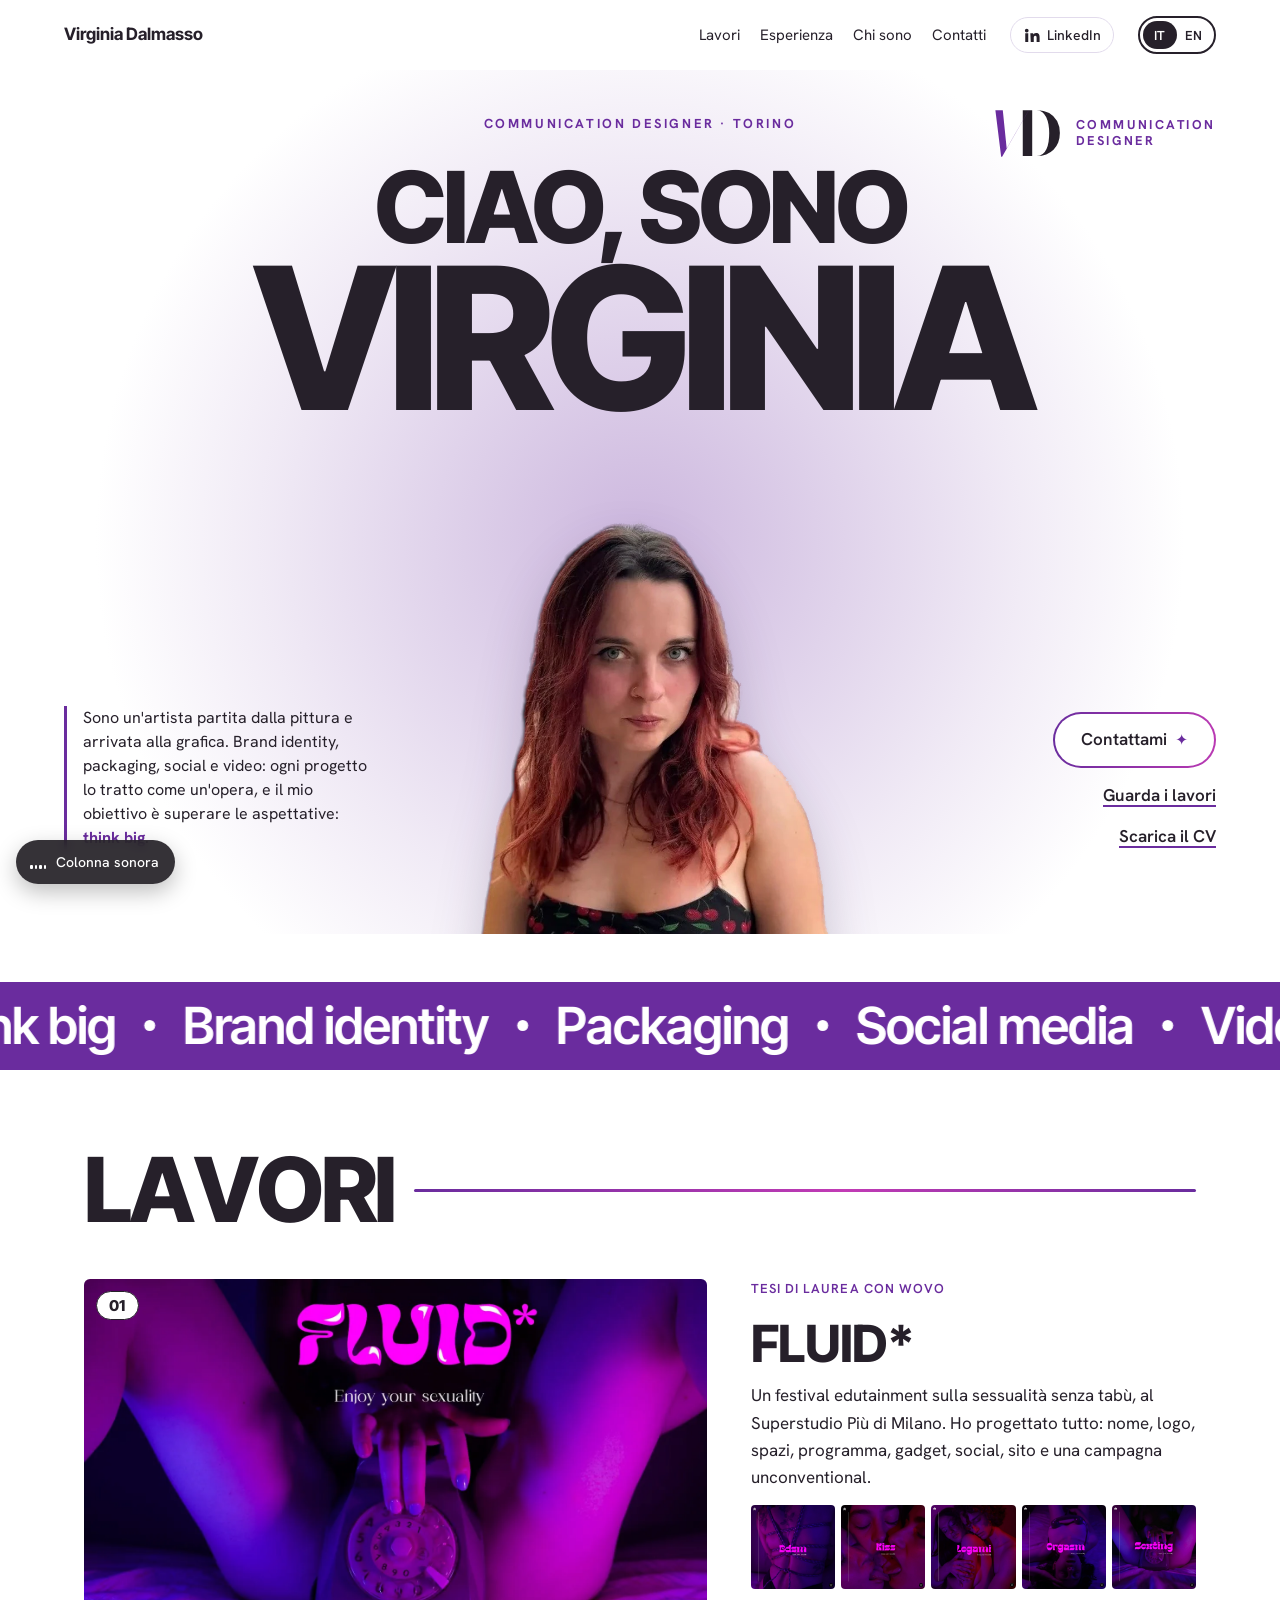
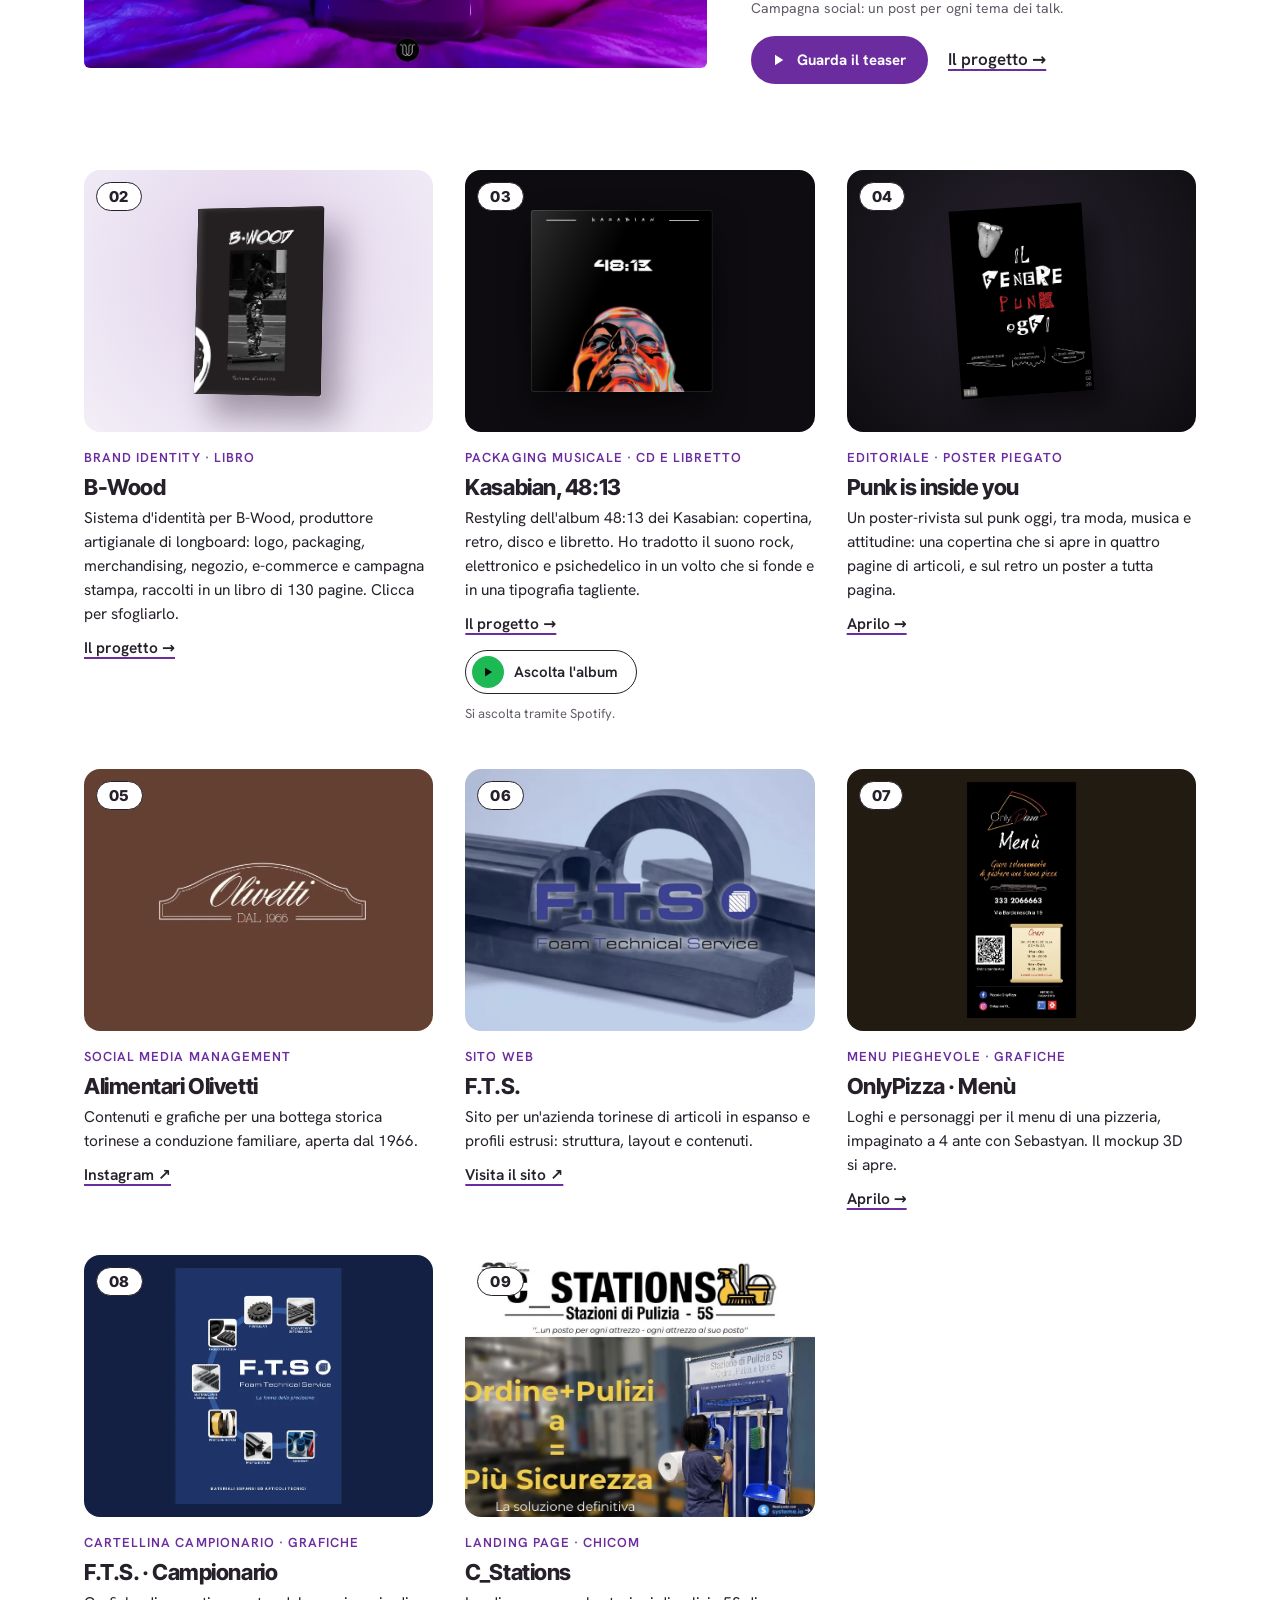
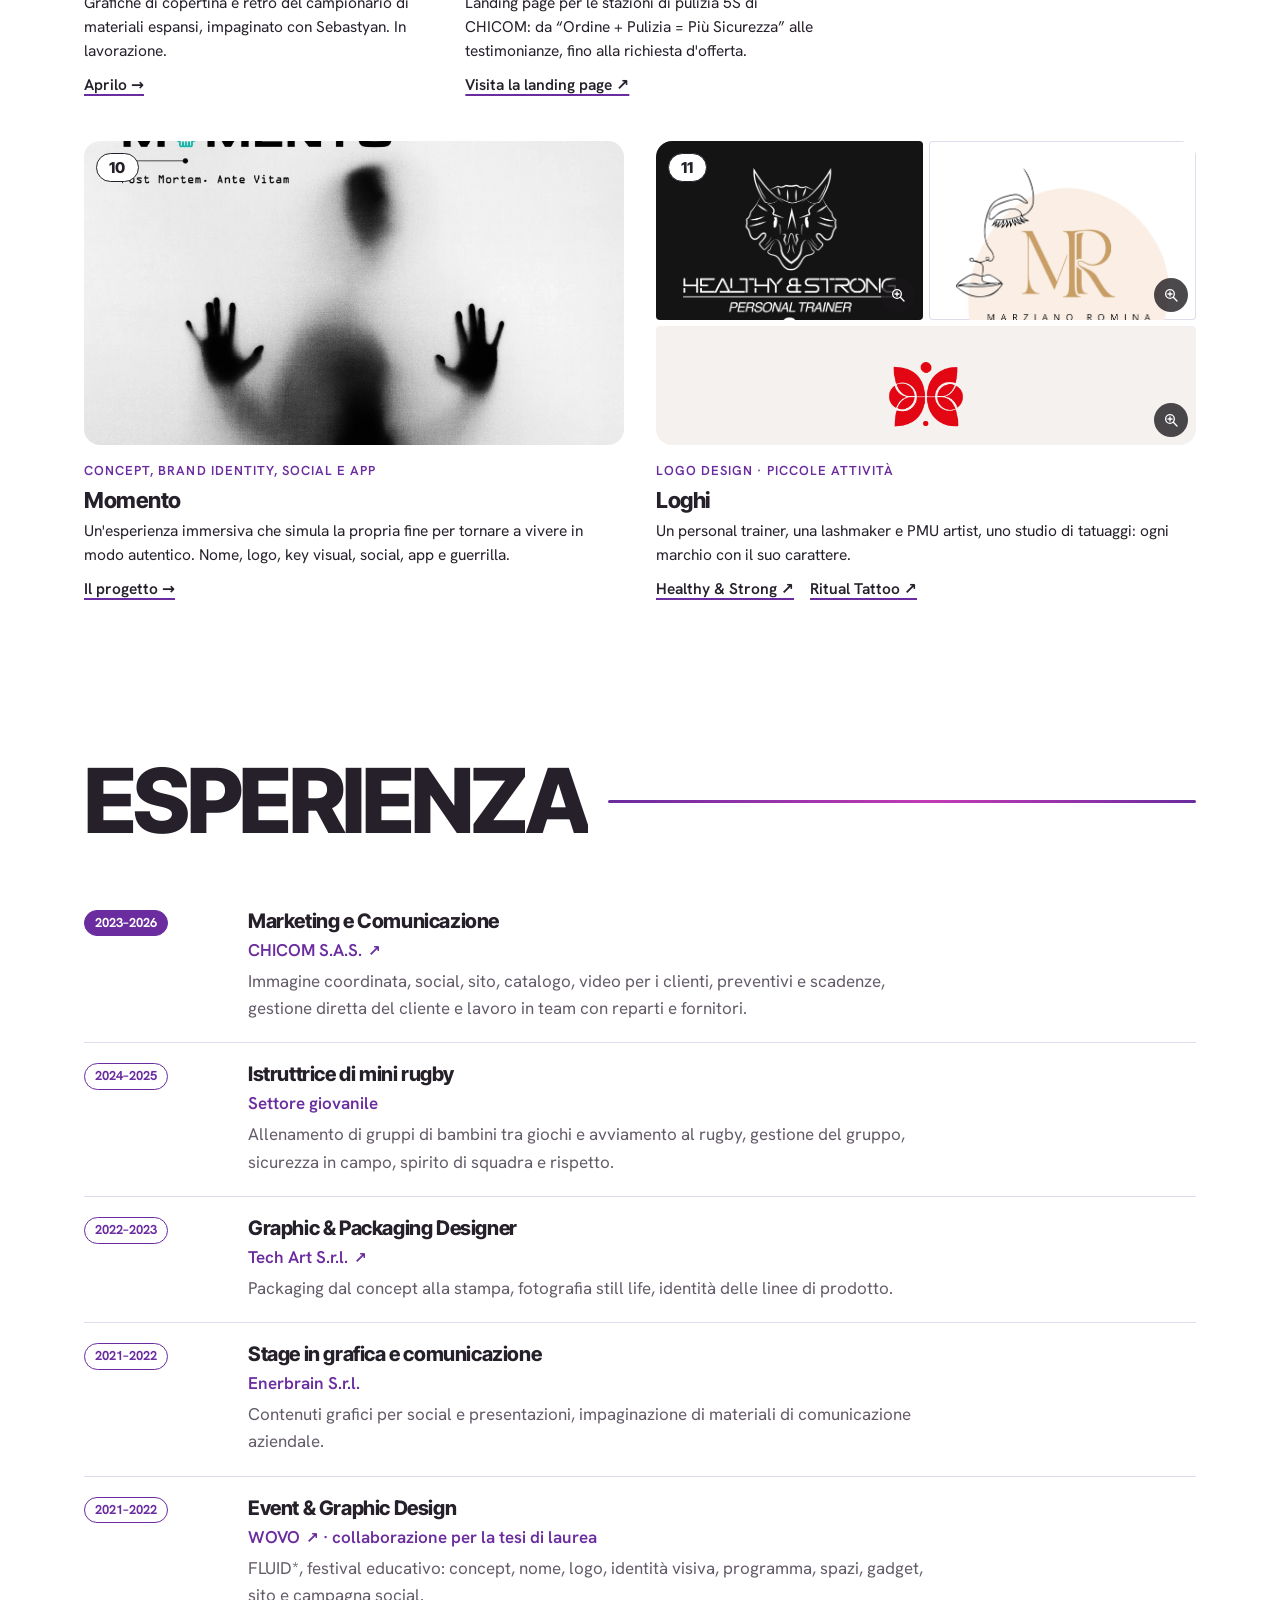
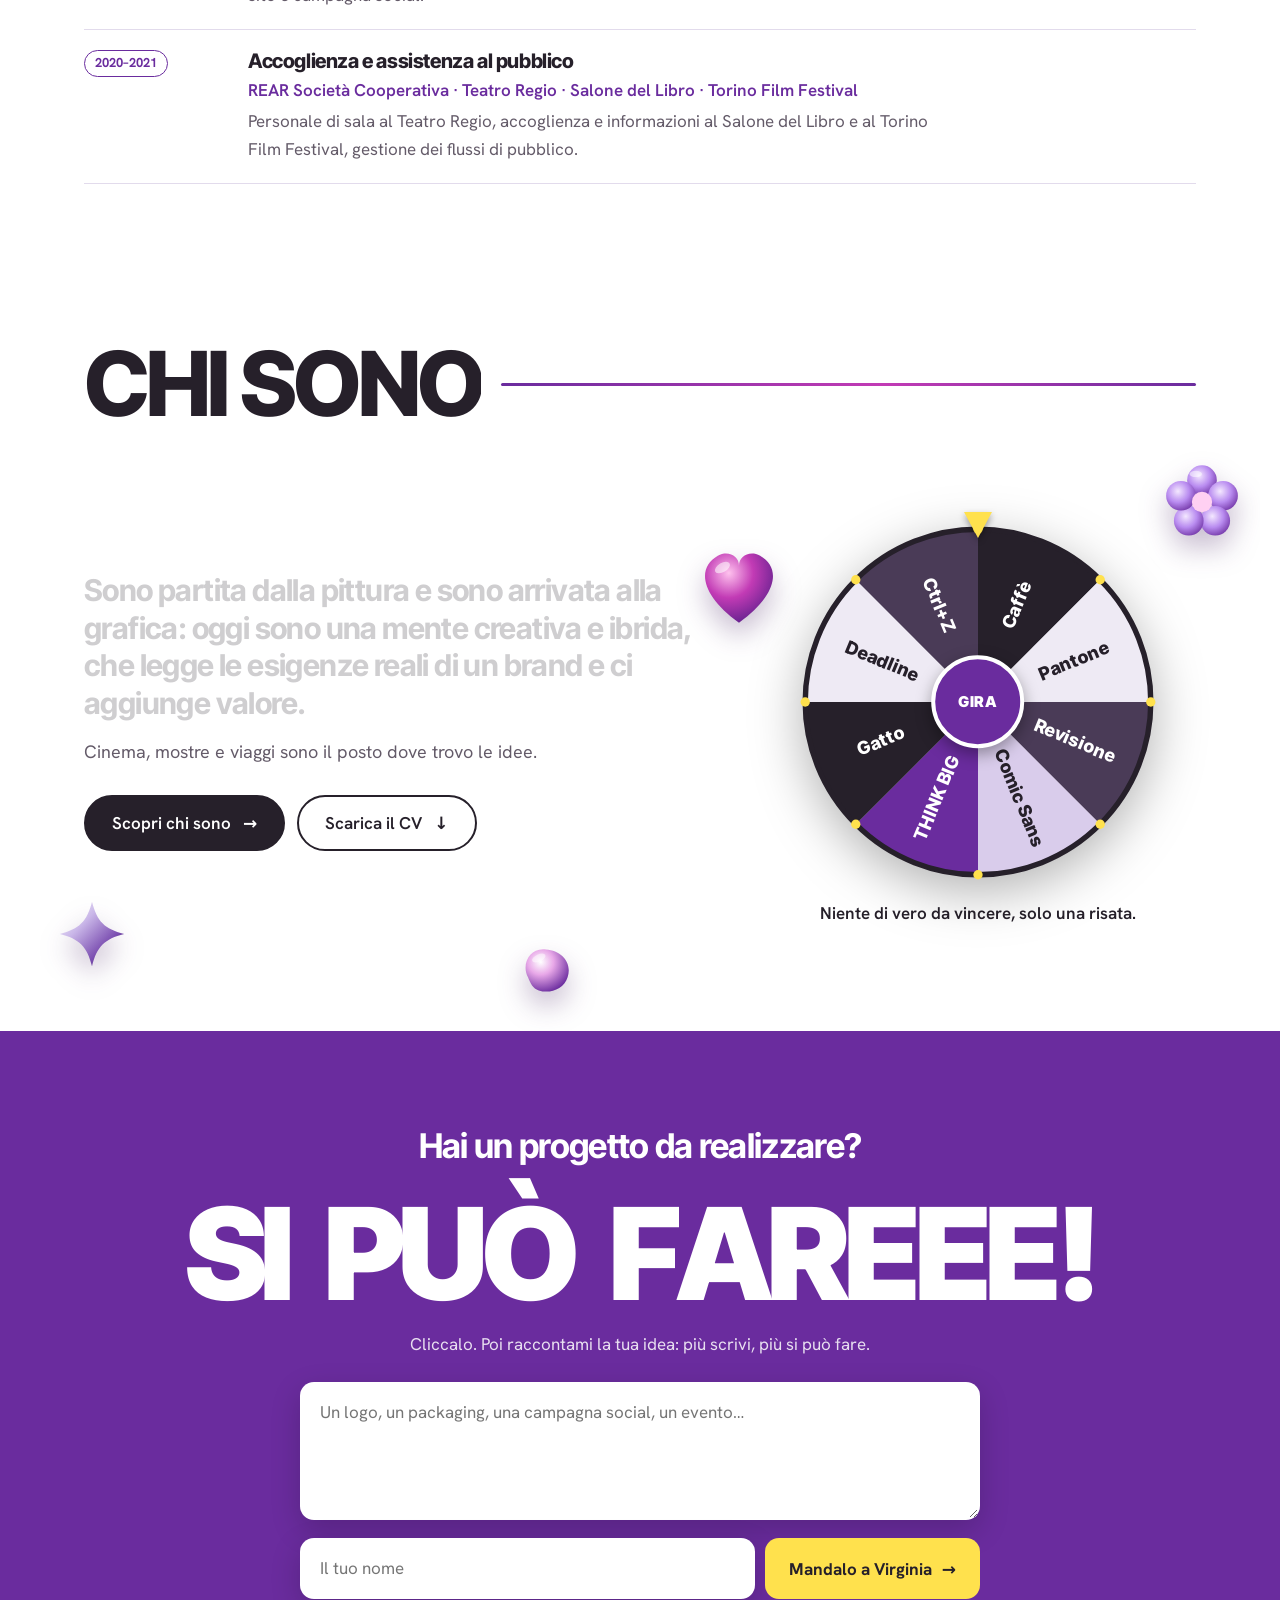
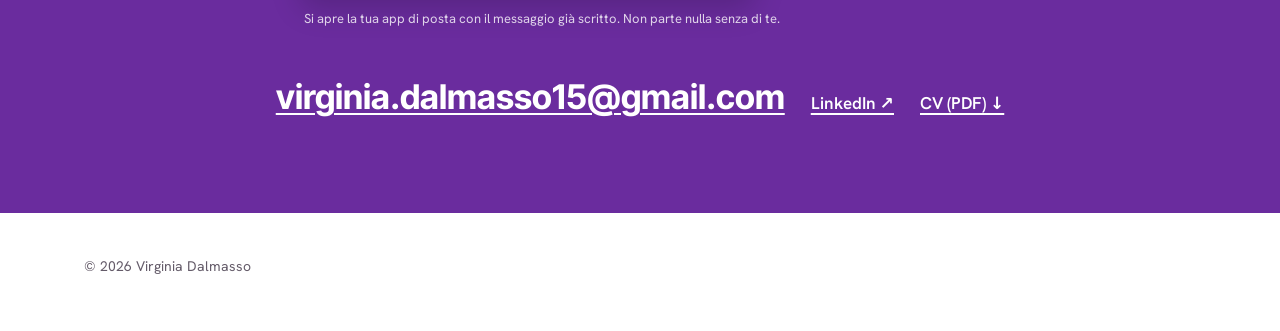
<file: index.html>
<!doctype html> <html lang="it" class="no-js"> <head> <meta charset="utf-8"> <meta name="google-site-verification" content="SBv0GIvomij9Hr-ApakNnwhufSbwst-hournCZHIsdA"> <meta name="viewport" content="width=device-width,initial-scale=1"> <title>Virginia Dalmasso · Communication Designer</title> <meta name="description" content="Virginia Dalmasso, communication designer a Torino. Brand identity, packaging, social media e video."> <link rel="canonical" href="https://profili-cv.github.io/virginia-dalmasso/"> <meta property="og:locale" content="it_IT"> <meta property="og:site_name" content="Virginia Dalmasso"> <script type="application/ld+json">{"@context": "https://schema.org", "@graph": [{"@type": "ProfilePage", "@id": "https://profili-cv.github.io/virginia-dalmasso/#page", "url": "https://profili-cv.github.io/virginia-dalmasso/", "name": "Virginia Dalmasso · Communication Designer", "inLanguage": ["it", "en"], "mainEntity": {"@id": "https://profili-cv.github.io/virginia-dalmasso/#person"}}, {"@type": "Person", "name": "Virginia Dalmasso", "jobTitle": "Communication Designer", "description": "Communication designer a Torino: brand identity, packaging, social media e video.", "email": "mailto:virginia.dalmasso15@gmail.com", "address": {"@type": "PostalAddress", "addressLocality": "Torino", "addressCountry": "IT"}, "alumniOf": {"@type": "CollegeOrUniversity", "name": "IAAD – Istituto d'Arte Applicata e Design"}, "knowsAbout": ["Communication design", "Brand identity", "Packaging design", "Social media", "Video editing", "Adobe Creative Cloud", "Graphic design"], "sameAs": ["https://www.linkedin.com/in/virginia-dalmasso-7b20ab218/"], "@id": "https://profili-cv.github.io/virginia-dalmasso/#person", "url": "https://profili-cv.github.io/virginia-dalmasso/", "image": "https://profili-cv.github.io/virginia-dalmasso/img/anteprima-2026.jpg"}, {"@type": "WebSite", "@id": "https://profili-cv.github.io/virginia-dalmasso/#site", "url": "https://profili-cv.github.io/virginia-dalmasso/", "name": "Virginia Dalmasso", "inLanguage": ["it", "en"], "author": {"@id": "https://profili-cv.github.io/virginia-dalmasso/#person"}}]}</script> <link rel="icon" href="favicon.svg?v=2" type="image/svg+xml"> <link rel="apple-touch-icon" href="img/apple-touch-icon.png"> <meta property="og:type" content="website"> <meta property="og:url" content="https://profili-cv.github.io/virginia-dalmasso/"> <meta property="og:title" content="Virginia Dalmasso · Communication Designer"> <meta property="og:description" content="Communication designer a Torino: brand identity, packaging, social media e video."> <meta property="og:image" content="https://profili-cv.github.io/virginia-dalmasso/img/anteprima-2026.jpg"> <meta property="og:image:width" content="1200"> <meta property="og:image:height" content="630"> <meta name="twitter:card" content="summary_large_image"> <link rel="preload" href="fonts/inter-tight.woff2" as="font" type="font/woff2" crossorigin> <link rel="stylesheet" href="style.css?v=59"><link rel="stylesheet" href="novita.css?v=8"> <script>try{sessionStorage.getItem("pl-seen")||document.documentElement.classList.add("pl-on")}catch(e){document.documentElement.classList.add("pl-on")}</script> </head> <body> <div class="preloader" aria-hidden="true"> <div class="pl-seal"> <svg class="pl-ring" viewBox="0 0 200 200"><defs><path id="pl-path" d="M100,100 m-82,0 a82,82 0 1,1 164,0 a82,82 0 1,1 -164,0"/></defs><text><textPath href="#pl-path" textLength="508" lengthAdjust="spacing">THINK BIG · COMMUNICATION DESIGN · TORINO ·</textPath></text></svg> <svg class="pl-track" viewBox="0 0 200 200"><circle cx="100" cy="100" r="64"/></svg> <img class="pl-mono pl-mono-light" src="img/vd-monogramma.svg" alt=""> <img class="pl-mono pl-mono-dark" src="img/vd-monogramma-negativo.svg" alt=""> </div> </div> <a class="skip" href="#lavori" data-en="Skip to work">Vai ai lavori</a> <header class="nav"> <a class="nav-name" href="#top">Virginia Dalmasso</a> <nav aria-label="Sezioni"> <a href="#lavori" data-en="Work">Lavori</a> <a href="#esperienza" data-en="Experience">Esperienza</a> <a href="#chi-sono" data-en="About">Chi sono</a> <a href="#contatti" data-en="Contact">Contatti</a> </nav> <a class="nav-in" href="https://www.linkedin.com/in/virginia-dalmasso-7b20ab218/" target="_blank" rel="noopener" aria-label="LinkedIn"><svg viewBox="0 0 24 24" width="18" height="18" aria-hidden="true"><path fill="currentColor" d="M4.98 3.5a2.5 2.5 0 1 1 0 5 2.5 2.5 0 0 1 0-5zM3 9.75h4v11.5H3zM9.75 9.75h3.8v1.6h.06c.53-1 1.83-2.05 3.77-2.05 4.03 0 4.77 2.6 4.77 6v5.95h-4v-5.27c0-1.26-.02-2.88-1.76-2.88-1.76 0-2.03 1.37-2.03 2.79v5.36h-4z"/></svg><span class="nav-in-text">LinkedIn</span></a> <button class="lang" type="button" id="lang" aria-label="Switch to English"><span class="lang-opt is-on">IT</span><span class="lang-opt">EN</span></button> </header> <main id="top"> <section class="hero"> <div class="cat-run" aria-hidden="true"><div class="cat-marks"></div><img class="cat" src="img/gatto.webp" alt=""></div> <a class="hero-logo" href="#top" aria-label="Virginia Dalmasso, Communication Designer"><picture><source media="(prefers-color-scheme:dark)" srcset="img/vd-monogramma-negativo.svg"><img src="img/vd-monogramma.svg" alt="" width="84" height="60"></picture><span data-en="Communication<br>Designer">Communication<br>Designer</span></a><div class="hero-text"> <p class="eyebrow" data-en="Communication Designer · Turin">Communication Designer · Torino</p> <h1><span data-en="Hi, I'm">Ciao, sono</span><span>Virginia</span><span class="sr-only"> Dalmasso</span></h1> <p class="hero-lead"><span data-en="I'm an artist who started from painting and ended up in design. Brand identity, packaging, social and video: I treat every project like a piece of art, and my goal is to exceed expectations:">Sono un'artista partita dalla pittura e arrivata alla grafica. Brand identity, packaging, social e video: ogni progetto lo tratto come un'opera, e il mio obiettivo è superare le aspettative:</span> <strong>think big</strong>.</p> <p class="hero-links"><a class="pill-grad" href="#contatti" data-en="Contact me">Contattami</a> <a href="#lavori" data-en="See the work">Guarda i lavori</a> <a href="cv-virginia-dalmasso.pdf" download data-en="Download CV">Scarica il CV</a> </p> </div> <div class="hero-photo"> <div class="pin-photo" id="pin-photo"> <span class="pin-tape" data-cursor="Stacca" data-cursor-en="Peel off" title="Trascina per staccare la foto"></span> <img class="portrait" src="img/ritratto-cut.webp" alt="Virginia Dalmasso" width="808" height="904"> <canvas class="pin-draw" aria-label="Disegna sulla foto" data-en-label="Draw on the photo"></canvas> </div> <div class="pin-tools"> <span class="pin-hint" data-en="Draw on me ✎">Disegnami sopra ✎</span> <button type="button" class="pin-clear" data-en="Clear">Cancella</button> </div> <a class="seal" href="#contatti" aria-label="Contattami" data-en-label="Contact me"> <svg viewBox="0 0 200 200" width="100" height="100" aria-hidden="true" focusable="false"> <defs><path id="seal-path" d="M100,100 m-76,0 a76,76 0 1,1 152,0 a76,76 0 1,1 -152,0"/></defs> <circle cx="100" cy="100" r="98" class="seal-bg"/> <g class="seal-ring"><text><textPath href="#seal-path" startOffset="0" textLength="470" lengthAdjust="spacing">THINK BIG · COMMUNICATION DESIGN · TORINO ·</textPath></text></g> <image href="img/vd-monogramma.svg" x="56" y="69" width="88" height="62" class="seal-mono"/> </svg> </a> </div> </section> <div class="marquee marquee-vd" aria-hidden="true"> <div class="marquee-track"><span><b data-en="Think big">Think big</b><i class="dot"></i><b data-en="Brand identity">Brand identity</b><i class="dot"></i><b data-en="Packaging">Packaging</b><i class="dot"></i><b data-en="Social media">Social media</b><i class="dot"></i><b data-en="Video">Video</b><i class="dot"></i><b data-en="Events">Eventi</b><i class="dot"></i><b data-en="Web">Web</b><i class="dot"></i></span><span><b data-en="Think big">Think big</b><i class="dot"></i><b data-en="Brand identity">Brand identity</b><i class="dot"></i><b data-en="Packaging">Packaging</b><i class="dot"></i><b data-en="Social media">Social media</b><i class="dot"></i><b data-en="Video">Video</b><i class="dot"></i><b data-en="Events">Eventi</b><i class="dot"></i><b data-en="Web">Web</b><i class="dot"></i></span></div> </div> <section id="lavori" class="section"> <h2 data-en="Selected work">Lavori</h2> <article class="feature-fluid" id="fluid" data-fx="fluid"> <figure class="ph ph-cover ph-link"><a href="fluid.html" class="cover-link" data-cursor="Vedi progetto" data-cursor-en="View project"><img class="no-zoom" src="img/fluid-cover.webp" alt="Visual della campagna FLUID*, con il logo e il claim Enjoy your sexuality" data-en-alt="FLUID* campaign visual with the logo and the Enjoy your sexuality claim"><span class="cover-cta" data-en="Discover the project →">Scopri il progetto →</span></a></figure> <div class="ff-text"> <p class="kicker" data-en="Graduation thesis with WOVO">Tesi di laurea con WOVO</p> <h3>FLUID*</h3> <p data-en="An edutainment festival about sexuality without taboos, at Superstudio Più in Milan. I designed everything: name, logo, spaces, programme, gadgets, social media, website and an unconventional campaign.">Un festival edutainment sulla sessualità senza tabù, al Superstudio Più di Milano. Ho progettato tutto: nome, logo, spazi, programma, gadget, social, sito e una campagna unconventional.</p> <div class="posts-row ff-posts" aria-label="Campagna social" data-en-label="Social campaign"><button class="zoom" type="button" aria-label="Ingrandisci: post BDSM" data-en-label="Enlarge: BDSM post"><img src="img/fluid-post-bdsm.webp" alt="Post social FLUID*: BDSM" data-en-alt="FLUID* social post: BDSM" loading="lazy"></button><button class="zoom" type="button" aria-label="Ingrandisci: post Kiss" data-en-label="Enlarge: Kiss post"><img src="img/fluid-post-kiss.webp" alt="Post social FLUID*: Kiss" data-en-alt="FLUID* social post: Kiss" loading="lazy"></button><button class="zoom" type="button" aria-label="Ingrandisci: post Legami" data-en-label="Enlarge: Legami post"><img src="img/fluid-post-legami.webp" alt="Post social FLUID*: Legami" data-en-alt="FLUID* social post: Legami" loading="lazy"></button><button class="zoom" type="button" aria-label="Ingrandisci: post Orgasm" data-en-label="Enlarge: Orgasm post"><img src="img/fluid-post-orgasm.webp" alt="Post social FLUID*: Orgasm" data-en-alt="FLUID* social post: Orgasm" loading="lazy"></button><button class="zoom" type="button" aria-label="Ingrandisci: post Sexting" data-en-label="Enlarge: Sexting post"><img src="img/fluid-post-sexting.webp" alt="Post social FLUID*: Sexting" data-en-alt="FLUID* social post: Sexting" loading="lazy"></button></div> <p class="ff-caption" data-en="Social campaign: one post for each topic of the talks.">Campagna social: un post per ogni tema dei talk.</p> <p class="ff-actions"><button class="play-btn" type="button" data-cursor="Guarda" data-cursor-en="Watch" data-video-open aria-haspopup="dialog"><svg viewBox="0 0 24 24" width="18" height="18" aria-hidden="true"><path d="M8 5v14l11-7z" fill="currentColor"/></svg><span data-en="Watch the teaser">Guarda il teaser</span></button><a class="more-link" href="fluid.html" data-en="The project →">Il progetto →</a></p> </div> </article> <div class="cards"> <article id="bwood" data-fx="bwood" class="card-w"> <button class="cw-media book-stage" type="button" data-book-open aria-haspopup="dialog" data-cursor="Sfoglia" data-cursor-en="Flip through"> <span class="book3d" aria-hidden="true"> <span class="book-inside" style="background-image:url(img/bwood/inside.webp)"></span> <span class="book-cover" style="background-image:url(img/bwood/cover.webp)"></span> <span class="book-spine"></span> </span> <span class="sr-only" data-en="Flip through the B-Wood book">Sfoglia il libro di B-Wood</span> </button> <p class="kicker" data-en="Brand identity · book">Brand identity · libro</p> <h3><a href="bwood.html" class="title-link">B-Wood</a></h3> <p data-en="Identity system for B-Wood, a craft longboard maker: logo, packaging, merchandise, shop, e-commerce and print campaign, collected in a 130-page book. Click to flip through it.">Sistema d'identità per B-Wood, produttore artigianale di longboard: logo, packaging, merchandising, negozio, e-commerce e campagna stampa, raccolti in un libro di 130 pagine. Clicca per sfogliarlo.</p> <p class="cw-link"><a href="bwood.html" data-en="The project →">Il progetto →</a></p> </article> <article id="kasabian" data-fx="kasabian" class="card-w"> <button class="cw-media cd-stage" type="button" data-cd-open aria-haspopup="dialog" data-cursor="Apri" data-cursor-en="Open"> <span class="cd" aria-hidden="true"> <span class="cd-disc" style="background-image:url(img/kasabian/disc.webp)"></span> <span class="cd-case" style="background-image:url(img/kasabian/cover.webp)"></span> </span> <span class="sr-only" data-en="Open the Kasabian album images">Apri le immagini dell'album dei Kasabian</span> </button> <div class="cd-gallery" data-lb-group hidden><img src="img/kasabian/case.webp" alt="Custodia del CD con la nuova copertina" data-en-alt="CD case with the new cover" loading="lazy" decoding="async"><img src="img/kasabian/case-retro.webp" alt="Fronte e retro della custodia" data-en-alt="Front and back of the case" loading="lazy" decoding="async"><img src="img/kasabian/case-open.webp" alt="Custodia aperta con il disco" data-en-alt="Open case with the disc" loading="lazy" decoding="async"><img src="img/kasabian/cover-retro.webp" alt="Copertina e retro stesi" data-en-alt="Cover and back laid flat" loading="lazy" decoding="async"><img src="img/kasabian/tracklist.webp" alt="Libretto: la tracklist" data-en-alt="Booklet: the tracklist" loading="lazy" decoding="async"><img src="img/kasabian/libretto.webp" alt="Libretto aperto" data-en-alt="Open booklet" loading="lazy" decoding="async"><img src="img/kasabian/originale.webp" alt="La copertina originale, rosa" data-en-alt="The original pink cover" loading="lazy" decoding="async"></div> <p class="kicker" data-en="Music packaging · CD and booklet">Packaging musicale · CD e libretto</p> <h3><a href="kasabian.html" class="title-link" data-en="Kasabian, 48:13">Kasabian, 48:13</a></h3> <p data-en="Restyling of the Kasabian album 48:13: cover, back, disc and booklet. I turned rock, electronic and psychedelic sound into a melting face and sharp lettering.">Restyling dell'album 48:13 dei Kasabian: copertina, retro, disco e libretto. Ho tradotto il suono rock, elettronico e psichedelico in un volto che si fonde e in una tipografia tagliente.</p> <p class="cw-link"><a href="kasabian.html" data-en="The project →">Il progetto →</a></p> <div class="listen" data-listen="0YEIhLHs5kP5CpU7HBBRL6"> <button class="listen-btn" type="button" aria-expanded="false" aria-controls="listen-player"> <span class="listen-ico" aria-hidden="true"><svg viewBox="0 0 24 24" width="14" height="14"><path class="i-play" fill="currentColor" d="M7 4.5v15l12-7.5z"/><path class="i-close" fill="currentColor" d="M6 6h12v12H6z"/></svg></span> <span class="l-open" data-en="Listen to the album">Ascolta l'album</span><span class="l-close" data-en="Close the player">Chiudi il player</span> </button> <p class="listen-note" data-en="Plays through Spotify.">Si ascolta tramite Spotify.</p> <div class="listen-player" id="listen-player" hidden></div> </div> </article> <article id="punk" data-fx="punk" class="card-w"> <a class="cw-media poster-stage" href="poster.html" data-cursor="Apri" data-cursor-en="Open"> <span class="ps-fold" aria-hidden="true"><span class="ps-front" style="background-image:url(img/poster/cover.webp)"></span></span> <span class="sr-only" data-en="Open the Punk poster">Apri il poster Punk</span> </a> <p class="kicker" data-en="Editorial · folded poster">Editoriale · poster piegato</p> <h3><a href="poster.html" class="title-link" data-en="Punk is inside you">Punk is inside you</a></h3> <p data-en="A poster-magazine on punk today, between fashion, music and attitude: a cover that unfolds into four pages of articles, and a full-size poster on the back.">Un poster-rivista sul punk oggi, tra moda, musica e attitudine: una copertina che si apre in quattro pagine di articoli, e sul retro un poster a tutta pagina.</p> <p class="cw-link"><a href="poster.html" data-en="Unfold it →">Aprilo →</a></p> </article> <article id="olivetti" data-fx="olivetti" class="card-w"> <div class="cw-media"><img src="img/olivetti.webp" data-full="img/olivetti-post.webp" alt="Post Instagram di Alimentari Olivetti con il logo del negozio, dal 1966" data-en-alt="Alimentari Olivetti Instagram post with the shop logo, since 1966" loading="lazy"></div> <p class="kicker">Social media management</p> <h3>Alimentari Olivetti</h3> <p data-en="Content and graphics for a historic family-run grocery in Turin, open since 1966.">Contenuti e grafiche per una bottega storica torinese a conduzione familiare, aperta dal 1966.</p> <p class="cw-link"><a href="https://www.instagram.com/alimentari.olivetti/" target="_blank" rel="noopener">Instagram ↗</a></p> </article> <article id="fts" data-fx="fts" class="card-w"> <div class="cw-media"><img src="img/fts.webp" alt="Sito web di F.T.S." data-en-alt="F.T.S. website" loading="lazy"></div> <p class="kicker" data-en="Website">Sito web</p> <h3>F.T.S.</h3> <p data-en="Website for a Turin company that makes foam products and extruded profiles: structure, layout and content.">Sito per un'azienda torinese di articoli in espanso e profili estrusi: struttura, layout e contenuti.</p> <p class="cw-link"><a href="https://ftsto.it/" target="_blank" rel="noopener" data-en="Visit the site ↗">Visita il sito ↗</a></p> </article> <article id="onlypizza" data-fx="onlypizza" class="card-w"><a class="cw-media" href="pieghevoli.html#pizzeria" data-cursor="Apri" data-cursor-en="Open"><img src="img/pieghevoli/card-pz.webp" alt="Copertina del menu pieghevole OnlyPizza, nera con testi arancioni" data-en-alt="Cover of the OnlyPizza folding menu, black with orange text" loading="lazy"></a><p class="kicker" data-en="Folding menu · graphics">Menu pieghevole · grafiche</p><h3><a href="pieghevoli.html#pizzeria" class="title-link">OnlyPizza · Menù</a></h3><p data-en="Logos and characters for a pizzeria menu, laid out in 4 panels with Sebastyan. The 3D mockup opens.">Loghi e personaggi per il menu di una pizzeria, impaginato a 4 ante con Sebastyan. Il mockup 3D si apre.</p><p class="cw-link"><a href="pieghevoli.html#pizzeria" data-en="Open the folder →">Aprilo →</a></p></article> <article id="fts-campionario" data-fx="fts-campionario" class="card-w"><a class="cw-media" href="pieghevoli.html#fts" data-cursor="Apri" data-cursor-en="Open"><img src="img/pieghevoli/card-fts.webp" alt="Copertina del catalogo F.T.S., blu con le famiglie di prodotto attorno a un anello" data-en-alt="Cover of the F.T.S. catalogue, blue with product families around a ring" loading="lazy"></a><p class="kicker" data-en="Sample folder · graphics">Cartellina campionario · grafiche</p><h3><a href="pieghevoli.html#fts" class="title-link">F.T.S. · Campionario</a></h3><p data-en="Cover and back graphics for the foam materials sample folder, laid out with Sebastyan. In progress.">Grafiche di copertina e retro del campionario di materiali espansi, impaginato con Sebastyan. In lavorazione.</p><p class="cw-link"><a href="pieghevoli.html#fts" data-en="Open the folder →">Aprilo →</a></p></article> <article id="cstations" data-fx="cstations" class="card-w"> <a class="cw-media" href="https://www.chicomfactory.com/" target="_blank" rel="noopener" data-cursor="Visita" data-cursor-en="Visit"><img class="no-zoom" src="img/chicom-landing.webp" alt="Landing page C_Stations di CHICOM: Ordine più Pulizia uguale Più Sicurezza" data-en-alt="CHICOM C_Stations landing page: Order plus Cleaning equals More Safety" loading="lazy"></a> <p class="kicker">Landing page · CHICOM</p> <h3>C_Stations</h3> <p data-en="Landing page for CHICOM's 5S cleaning stations: from “Order + Cleaning = More Safety” to testimonials and the request for a quote.">Landing page per le stazioni di pulizia 5S di CHICOM: da “Ordine + Pulizia = Più Sicurezza” alle testimonianze, fino alla richiesta d'offerta.</p> <p class="cw-link"><a href="https://www.chicomfactory.com/" target="_blank" rel="noopener" data-en="Visit the landing page ↗">Visita la landing page ↗</a></p> </article> <article id="momento" data-fx="momento" class="card-w half"> <a class="cw-media ph-link mo-media" href="momento.html" data-cursor="Vedi progetto" data-cursor-en="View project"><img class="no-zoom" src="img/momento.webp" alt="Key visual di MOMENTO: una figura sfocata dietro un vetro, con il logo" data-en-alt="MOMENTO key visual: a blurred figure behind glass, with the logo" loading="lazy"><span class="mo-veil" aria-hidden="true"><svg class="mo-skull" viewBox="0 0 120 140"><path d="M32 100C16 93 9 79 9 60 9 30 32 9 60 9s51 21 51 51c0 19-7 33-23 40v26c0 4-3 7-7 7H39c-4 0-7-3-7-7z" fill="none" stroke="currentColor" stroke-width="11" stroke-linejoin="round"/><path d="M53 112v21M67 112v21" stroke="currentColor" stroke-width="9" stroke-linecap="round"/><circle cx="40" cy="64" r="12" fill="none" stroke="currentColor" stroke-width="9"/><circle cx="80" cy="64" r="12" fill="none" stroke="currentColor" stroke-width="9"/></svg><span class="mo-tag">Post Mortem. Ante Vitam</span></span></a> <p class="kicker" data-en="Concept, brand identity, social and app">Concept, brand identity, social e app</p> <h3><a href="momento.html" class="title-link">Momento</a></h3> <p data-en="An immersive experience that simulates your own end so you can go back to living authentically. Name, logo, key visual, social, app and guerrilla.">Un'esperienza immersiva che simula la propria fine per tornare a vivere in modo autentico. Nome, logo, key visual, social, app e guerrilla.</p> <p class="cw-link"><a href="momento.html" data-en="The project →">Il progetto →</a></p> </article> <article id="loghi" data-fx="loghi" class="card-w half"> <div class="cw-media logos-mini"> <span class="lm tile-dark"><img src="img/logo-healthy-strong.webp" alt="Logo Healthy &amp; Strong" loading="lazy"><span class="lm-zoom" aria-hidden="true"><svg viewBox="0 0 24 24" width="16" height="16"><circle cx="10.5" cy="10.5" r="6.5" fill="none" stroke="currentColor" stroke-width="2"/><path d="M15.5 15.5L21 21M10.5 7.5v6M7.5 10.5h6" stroke="currentColor" stroke-width="2" stroke-linecap="round"/></svg></span></span> <span class="lm tile-cream"><img src="img/logo-marziano-romina.webp" alt="Logo Marziano Romina" loading="lazy"><span class="lm-zoom" aria-hidden="true"><svg viewBox="0 0 24 24" width="16" height="16"><circle cx="10.5" cy="10.5" r="6.5" fill="none" stroke="currentColor" stroke-width="2"/><path d="M15.5 15.5L21 21M10.5 7.5v6M7.5 10.5h6" stroke="currentColor" stroke-width="2" stroke-linecap="round"/></svg></span></span> <span class="lm tile-light lm-wide"><img src="img/logo-ritual-tattoo.webp" alt="Logo Ritual Tattoo" loading="lazy"><span class="lm-zoom" aria-hidden="true"><svg viewBox="0 0 24 24" width="16" height="16"><circle cx="10.5" cy="10.5" r="6.5" fill="none" stroke="currentColor" stroke-width="2"/><path d="M15.5 15.5L21 21M10.5 7.5v6M7.5 10.5h6" stroke="currentColor" stroke-width="2" stroke-linecap="round"/></svg></span></span> </div> <p class="kicker" data-en="Logo design · small businesses">Logo design · piccole attività</p> <h3 data-en="Logos">Loghi</h3> <p data-en="A personal trainer, a lash maker and PMU artist, a tattoo studio: each mark has its own character.">Un personal trainer, una lashmaker e PMU artist, uno studio di tatuaggi: ogni marchio con il suo carattere.</p> <p class="cw-link"><a href="https://www.instagram.com/_healthystrong_/" target="_blank" rel="noopener">Healthy &amp; Strong ↗</a> <a href="https://www.instagram.com/_ritual.tattoo_/" target="_blank" rel="noopener">Ritual Tattoo ↗</a></p> </article> </div> </section> <section id="esperienza" class="section"> <h2 data-en="Experience">Esperienza</h2> <ol class="timeline"> <li> <span class="years now">2023–2026</span> <div> <h3 data-en="Marketing and communication">Marketing e Comunicazione</h3> <p class="org"><a class="org-link" href="https://www.chicomvisual.com/" target="_blank" rel="noopener">CHICOM S.A.S. <span class="arr" aria-hidden="true">↗</span></a></p> <p class="hl-p"><span class="hl" data-en="Corporate identity, social media, website, catalogue, video for clients, quotes and deadlines, direct client management and teamwork with departments and suppliers.">Immagine coordinata, social, sito, catalogo, video per i clienti, preventivi e scadenze, gestione diretta del cliente e lavoro in team con reparti e fornitori.</span></p> </div> </li> <li> <span class="years">2024–2025</span> <div> <h3 data-en="Mini rugby coach">Istruttrice di mini rugby</h3> <p class="org" data-en="Youth section">Settore giovanile</p> <p class="hl-p"><span class="hl" data-en="Training groups of children through games and rugby basics, group management, safety on the pitch, team spirit and respect.">Allenamento di gruppi di bambini tra giochi e avviamento al rugby, gestione del gruppo, sicurezza in campo, spirito di squadra e rispetto.</span></p> </div> </li> <li> <span class="years">2022–2023</span> <div> <h3>Graphic &amp; Packaging Designer</h3> <p class="org"><a class="org-link" href="https://techartzone.com/" target="_blank" rel="noopener">Tech Art S.r.l. <span class="arr" aria-hidden="true">↗</span></a></p> <p class="hl-p"><span class="hl" data-en="Packaging from concept to print, still-life photography, product line identities.">Packaging dal concept alla stampa, fotografia still life, identità delle linee di prodotto.</span></p> </div> </li> <li> <span class="years">2021–2022</span> <div> <h3 data-en="Graphic and communication internship">Stage in grafica e comunicazione</h3> <p class="org">Enerbrain S.r.l.</p> <p class="hl-p"><span class="hl" data-en="Graphic content for social media and presentations, layout of company communication materials.">Contenuti grafici per social e presentazioni, impaginazione di materiali di comunicazione aziendale.</span></p> </div> </li> <li> <span class="years">2021–2022</span> <div> <h3>Event &amp; Graphic Design</h3> <p class="org"><a class="org-link" href="https://wovostore.com/" target="_blank" rel="noopener">WOVO <span class="arr" aria-hidden="true">↗</span></a> · <span data-en="graduation thesis collaboration">collaborazione per la tesi di laurea</span></p> <p class="hl-p"><span class="hl" data-en="FLUID*, an educational festival: concept, name, logo, visual identity, programme, venues, gadgets, website and social campaign.">FLUID*, festival educativo: concept, nome, logo, identità visiva, programma, spazi, gadget, sito e campagna social.</span></p> </div> </li> <li> <span class="years">2020–2021</span> <div> <h3 data-en="Front of house and visitor assistance">Accoglienza e assistenza al pubblico</h3> <p class="org">REAR Società Cooperativa · Teatro Regio · Salone del Libro · Torino Film Festival</p> <p class="hl-p"><span class="hl" data-en="Usher at Teatro Regio, visitor welcome and information at the Book Fair and the Film Festival, crowd flow management.">Personale di sala al Teatro Regio, accoglienza e informazioni al Salone del Libro e al Torino Film Festival, gestione dei flussi di pubblico.</span></p> </div> </li> </ol> </section> <section id="chi-sono" class="section about"><div class="floaties" aria-hidden="true">
<svg class="f1" viewBox="0 0 100 100"><defs><radialGradient id="fg1" cx="35%" cy="28%" r="80%"><stop offset="0" stop-color="#FFC2EE"/><stop offset=".45" stop-color="#C23BB5"/><stop offset="1" stop-color="#5A1E8A"/></radialGradient></defs><path d="M50 90C8 60 4 30 27 17c12-6 23 1 23 11 0-10 11-17 23-11 23 13 19 43-23 73z" fill="url(#fg1)"/><ellipse cx="32" cy="30" rx="9" ry="5" fill="#fff" opacity=".55" transform="rotate(-30 32 30)"/></svg>
<svg class="f2" viewBox="0 0 100 100"><defs><radialGradient id="fg2" cx="40%" cy="35%" r="75%"><stop offset="0" stop-color="#F4E8FF"/><stop offset=".5" stop-color="#B98CF0"/><stop offset="1" stop-color="#6A2C9E"/></radialGradient></defs><g fill="url(#fg2)"><circle cx="50" cy="22" r="19"/><circle cx="77" cy="42" r="19"/><circle cx="67" cy="74" r="19"/><circle cx="33" cy="74" r="19"/><circle cx="23" cy="42" r="19"/></g><circle cx="50" cy="50" r="13" fill="#FFD0F2"/><ellipse cx="42" cy="14" rx="8" ry="4" fill="#fff" opacity=".5"/></svg>
<svg class="f3" viewBox="0 0 100 100"><defs><linearGradient id="fg3" x1="0" y1="0" x2="1" y2="1"><stop offset="0" stop-color="#FFFFFF"/><stop offset=".35" stop-color="#C9B6E8"/><stop offset=".7" stop-color="#7A4DB0"/><stop offset="1" stop-color="#2E1250"/></linearGradient></defs><path d="M50 4C57 32 68 43 96 50 68 57 57 68 50 96 43 68 32 57 4 50 32 43 43 32 50 4z" fill="url(#fg3)"/></svg>
<svg class="f4" viewBox="0 0 100 100"><defs><radialGradient id="fg4" cx="35%" cy="30%" r="75%"><stop offset="0" stop-color="#FFFFFF"/><stop offset=".4" stop-color="#E8A8E8"/><stop offset="1" stop-color="#6A2C9E"/></radialGradient></defs><path d="M20 62C8 40 24 12 50 16c26 2 44 22 36 46-6 20-30 28-48 22-10-3-14-12-18-22z" fill="url(#fg4)"/><ellipse cx="38" cy="30" rx="12" ry="6" fill="#fff" opacity=".5" transform="rotate(-25 38 30)"/></svg>
</div> <h2 data-en="About">Chi sono</h2> <div class="about-grid"> <div> <p class="about-lead scrub" data-en="I started with painting and moved to graphic design: today I'm a creative, hybrid mind who reads a brand's real needs and adds value to them.">Sono partita dalla pittura e sono arrivata alla grafica: oggi sono una mente creativa e ibrida, che legge le esigenze reali di un brand e ci aggiunge valore.</p> <p class="about-sub" data-en="Cinema, exhibitions and travel are where I get my ideas.">Cinema, mostre e viaggi sono il posto dove trovo le idee.</p> <div class="about-buttons"> <a class="btn-big btn-solid" href="chi-sono.html"><span data-en="Find out more about me">Scopri chi sono</span> <span aria-hidden="true">→</span></a> <a class="btn-big btn-line" href="cv-virginia-dalmasso.pdf" download><span data-en="Download CV">Scarica il CV</span> <span aria-hidden="true">↓</span></a> </div> </div> <div class="wof"> <p class="wof-title" data-en="Spin the wheel of fortune">Gira la ruota della fortuna</p> <div class="wof-box"> <span class="wof-pin" aria-hidden="true"></span> <svg class="wof-wheel" viewBox="-100 -100 200 200" aria-hidden="true"></svg> <button type="button" class="wof-spin" data-en="SPIN">GIRA</button> </div> <p class="wof-result" aria-live="polite" data-en="Nothing real to win, only a laugh.">Niente di vero da vincere, solo una risata.</p> <canvas class="wof-confetti" aria-hidden="true"></canvas> </div> </div> </section> <section id="contatti" class="contact"> <p class="kicker-big" data-en="Got a project to make happen?">Hai un progetto da realizzare?</p> <button class="spf" type="button" id="spf" aria-label="Si può fare! Clicca per l'effetto" data-en-label="It can be done! Click for the effect"> <span class="spf-flash" aria-hidden="true"></span> <svg class="spf-bolt" viewBox="0 0 40 80" aria-hidden="true"><path d="M24 0 6 44h14L12 80l24-50H22L32 0z"/></svg> <span class="spf-word" aria-hidden="true"><span class="ch">S</span><span class="ch">I</span><span class="sp"> </span><span class="ch">P</span><span class="ch">U</span><span class="ch">Ò</span><span class="sp"> </span><span class="ch">F</span><span class="ch">A</span><span class="ch">R</span><span class="ch">E</span><span class="ch">E</span><span class="ch spf-e">E</span><span class="spf-extra"></span><span class="ch">!</span></span> </button> <p class="spf-hint" data-en="Click it. Then tell me about your idea: the more you write, the more it can be done.">Cliccalo. Poi raccontami la tua idea: più scrivi, più si può fare.</p> <form class="pitch" id="pitch"> <label for="pitch-text" class="sr-only" data-en="Your project">Il tuo progetto</label> <textarea id="pitch-text" rows="4" maxlength="1500" placeholder="Un logo, un packaging, una campagna social, un evento…" data-en-placeholder="A logo, packaging, a social campaign, an event…"></textarea> <div class="pitch-row"> <label for="pitch-name" class="sr-only" data-en="Your name">Il tuo nome</label> <input id="pitch-name" type="text" autocomplete="name" placeholder="Il tuo nome" data-en-placeholder="Your name"> <button type="submit" class="pitch-send"><span data-en="Send it to Virginia">Mandalo a Virginia</span> <span aria-hidden="true">→</span></button> </div> <p class="pitch-note" data-en="It opens your e-mail app with the message ready. Nothing is sent without you.">Si apre la tua app di posta con il messaggio già scritto. Non parte nulla senza di te.</p> </form> <div class="contact-alt"> <a class="contact-mail" href="mailto:virginia.dalmasso15@gmail.com">virginia.dalmasso15@gmail.com</a> <a class="alt-link" href="https://www.linkedin.com/in/virginia-dalmasso-7b20ab218/" target="_blank" rel="noopener">LinkedIn ↗</a> <a class="alt-link" href="cv-virginia-dalmasso.pdf" download data-en="CV (PDF) ↓">CV (PDF) ↓</a> </div> </section> </main> <dialog class="video-modal" id="video-modal" aria-label="Video teaser FLUID*"> <button class="video-close" type="button" data-video-close aria-label="Chiudi il video" data-en-label="Close the video"><svg viewBox="0 0 24 24" width="22" height="22" aria-hidden="true"><path d="M6 6l12 12M18 6L6 18" stroke="currentColor" stroke-width="2" fill="none" stroke-linecap="round"/></svg></button> <video id="fluid-video" controls playsinline preload="none" poster="img/fluid-teaser-poster.webp"> <source src="video/fluid-teaser.mp4" type="video/mp4"> </video> </dialog> <footer class="foot"><p>© 2026 Virginia Dalmasso</p></footer> <div class="sound"> <audio id="soundtrack" src="audio/colonna-sonora.mp3?v=2" loop preload="none"></audio> <button type="button" id="sound-btn" class="sound-btn" aria-pressed="false"> <span class="eq" aria-hidden="true"><i></i><i></i><i></i><i></i></span> <span class="sound-label" data-en="Soundtrack">Colonna sonora</span> </button> </div> <script src="script.js?v=20"></script> <script src="menu.js?v=1"></script> <script src="highlight.js?v=1"></script> <script src="listen.js?v=1"></script> <script src="interact.js?v=1"></script> <script src="lightbox.js?v=7" data-images=".ph img:not(.no-zoom), .cw-media > img:not(.no-zoom), .ff-posts img, .cd-gallery img, .lm img"></script> <script src="lenis.min.js?v=1.1.13"></script> <script src="motion.js?v=1"></script> <script src="nav-active.js?v=1"></script> <script src="book.js?v=3"></script> <script src="cat.js?v=3"></script> <script src="pin.js?v=1"></script> <script src="wheel.js?v=2"></script> <script src="preloader.js?v=1"></script> <script src="proj-fx.js?v=5"></script> <script src="cv-lang.js?v=1"></script> <script src="cursor.js?v=12"></script> <script data-goatcounter="https://virginia-dalmasso.goatcounter.com/count" async src="https://gc.zgo.at/count.js"></script> </body> </html>
</file>
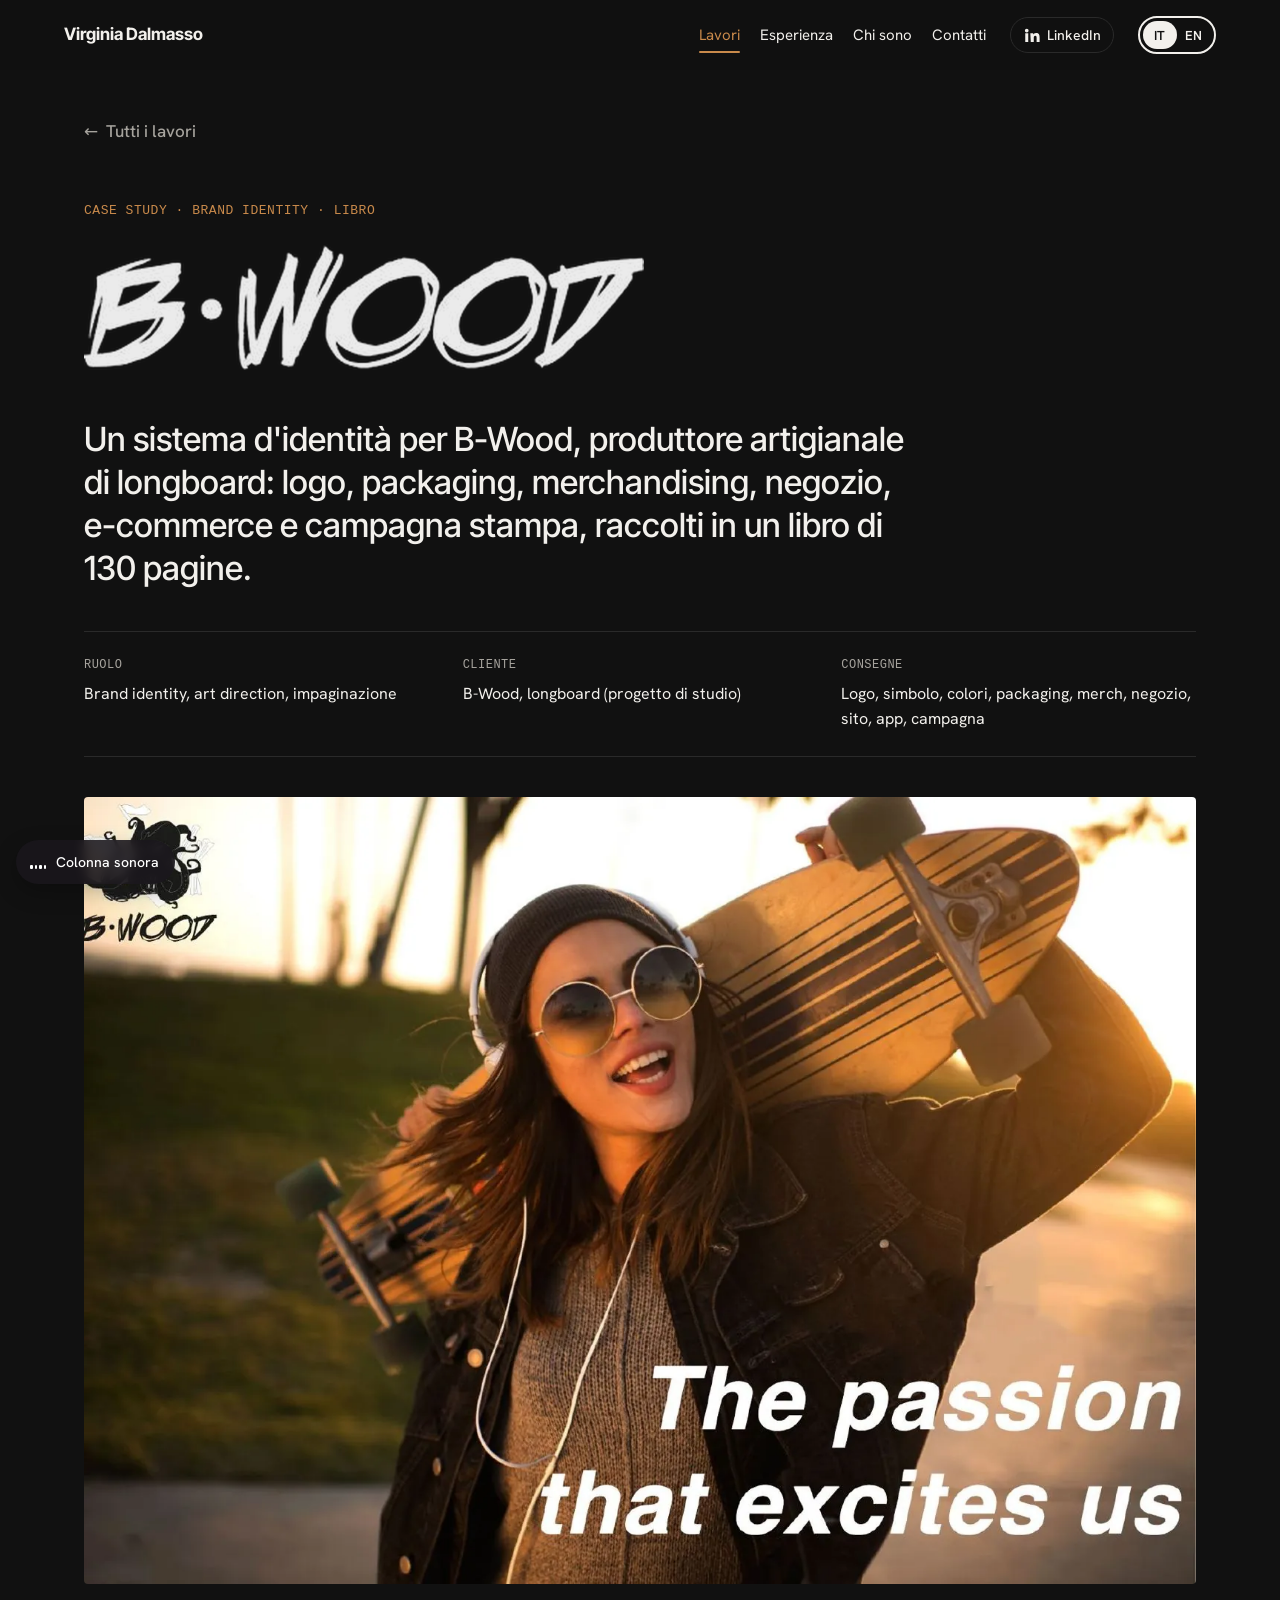
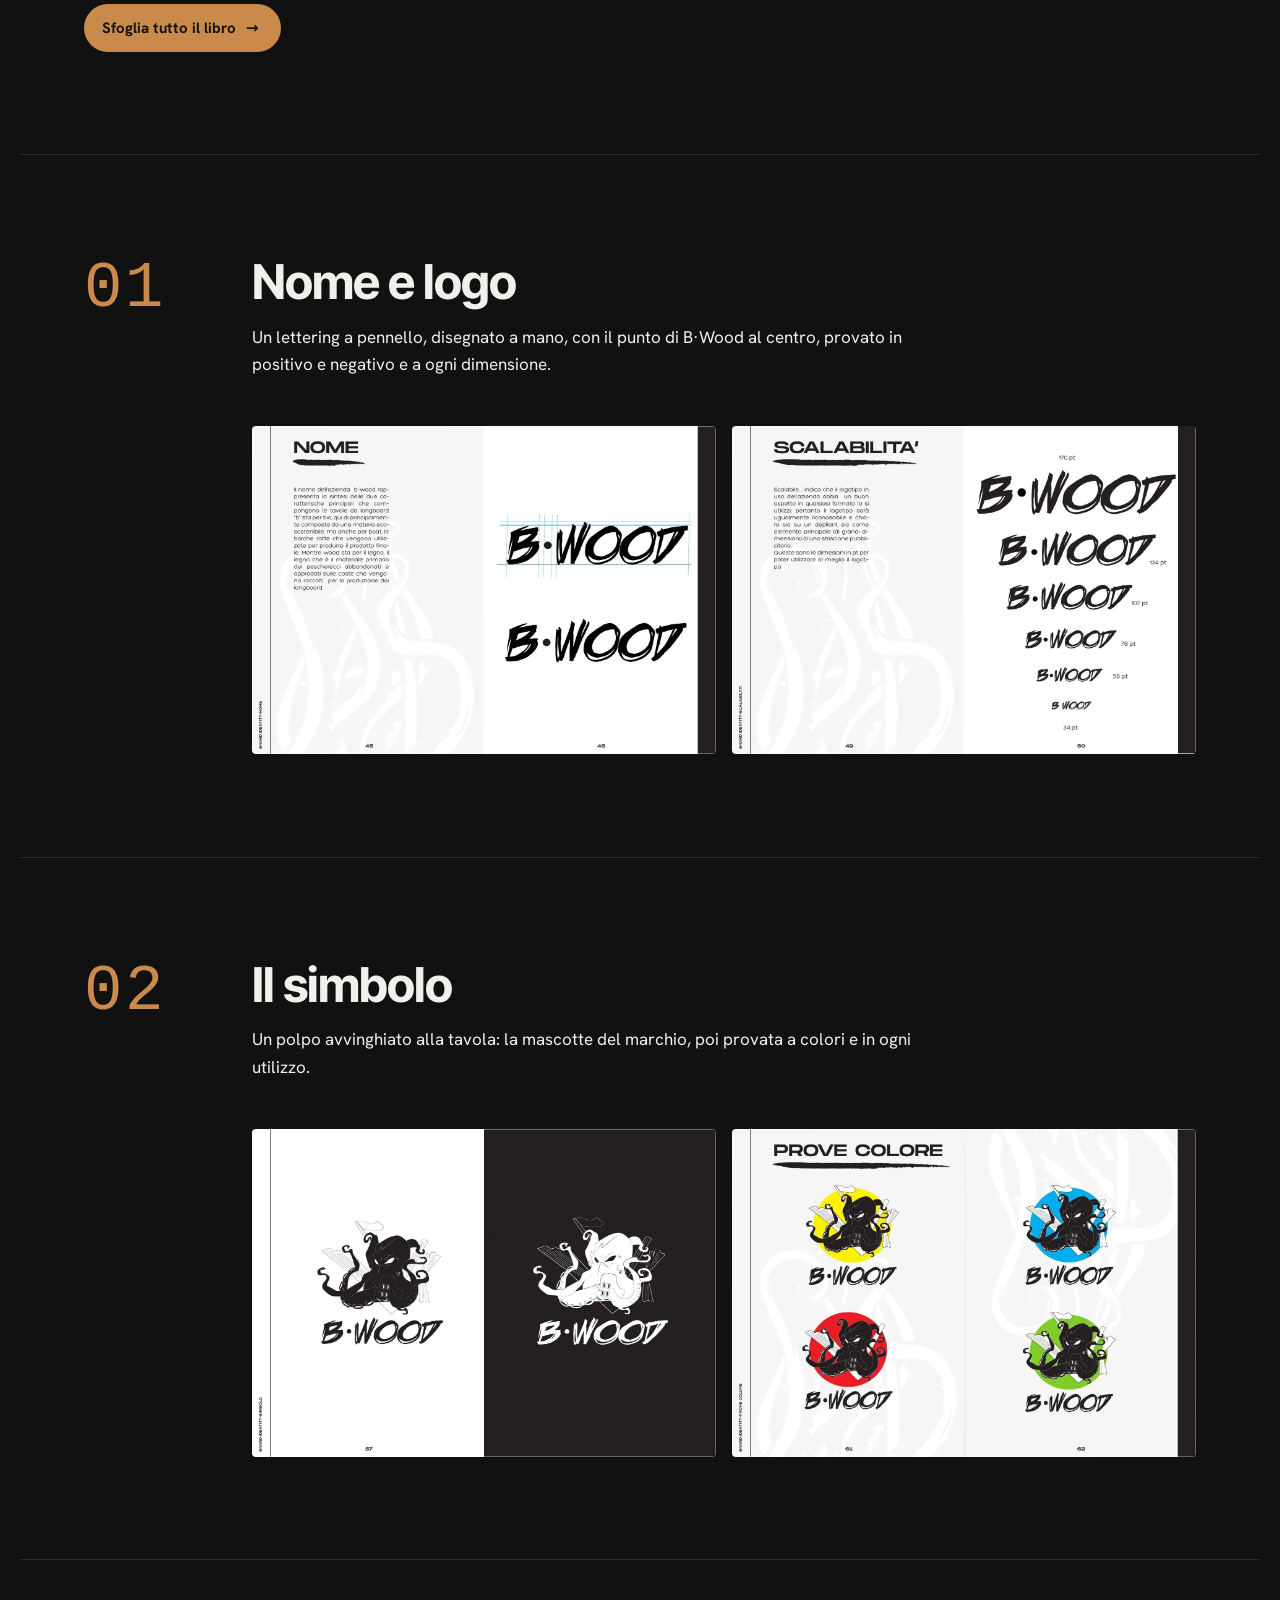
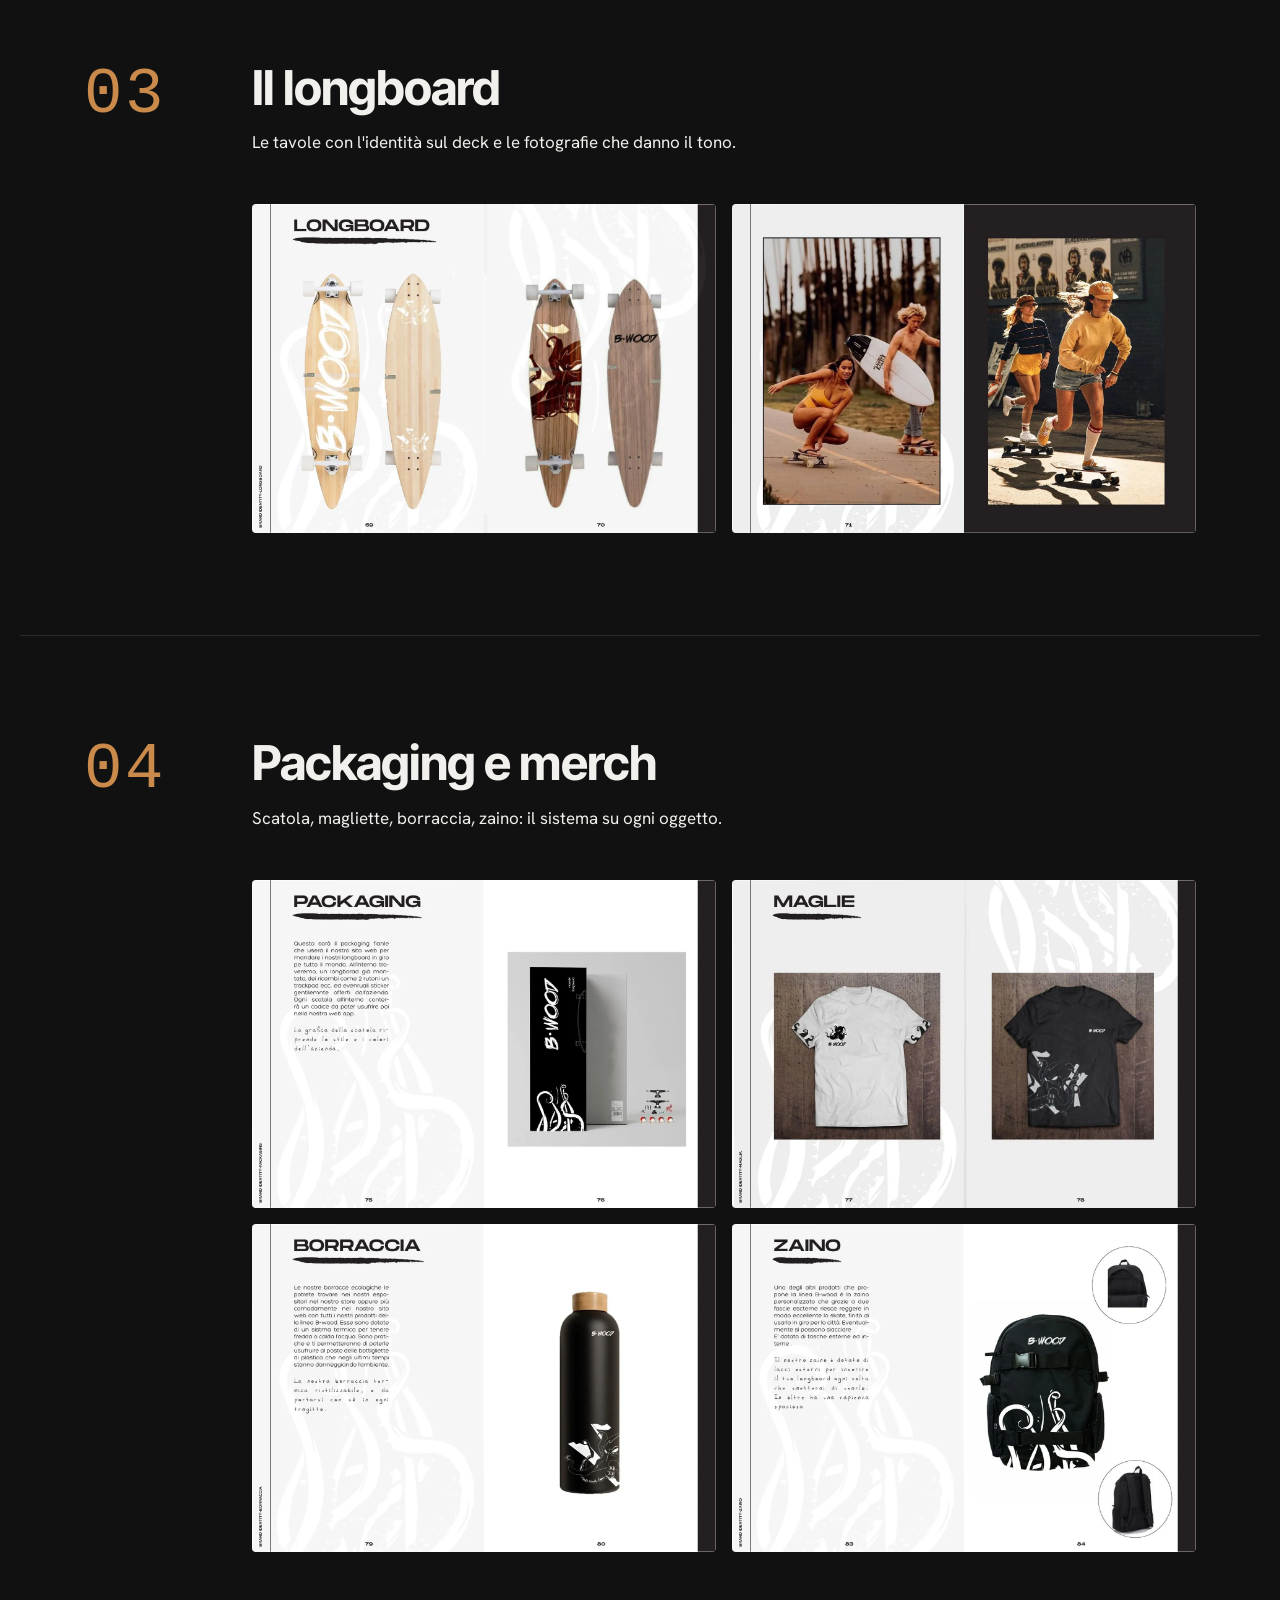
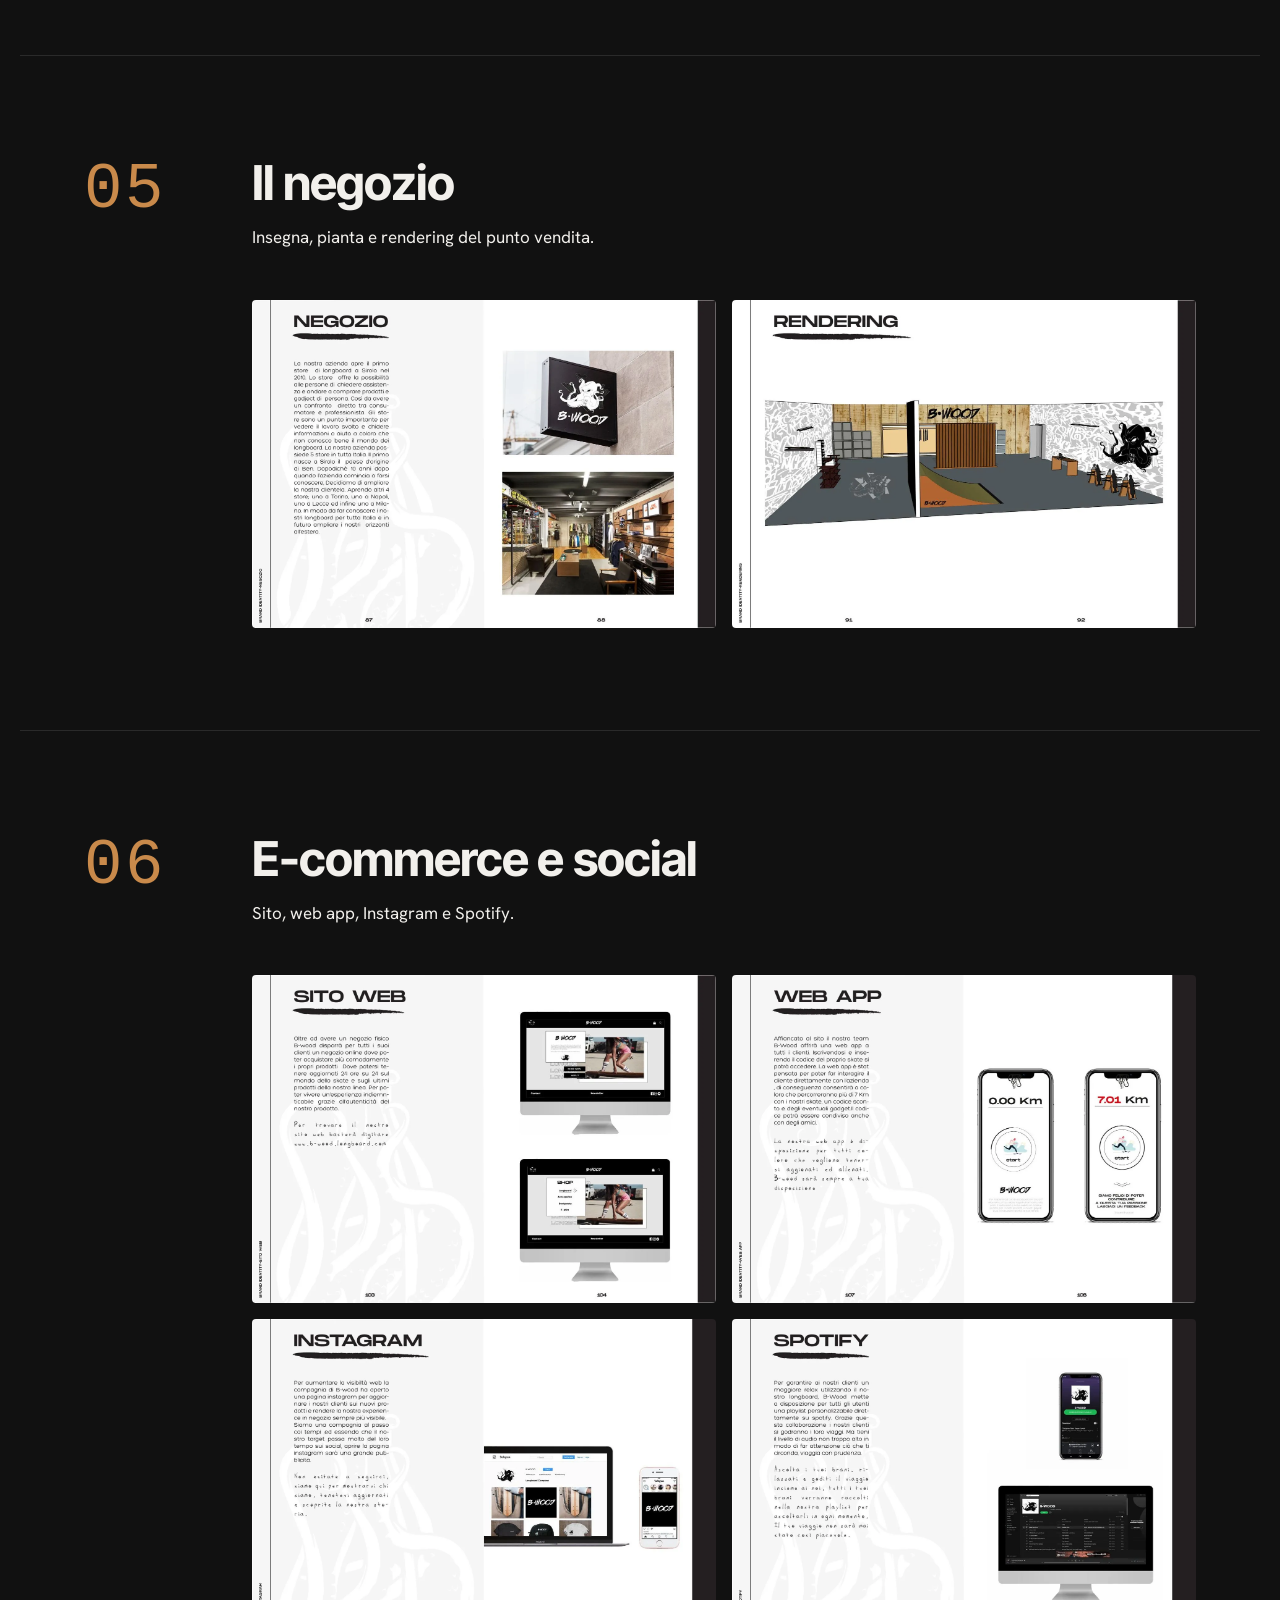
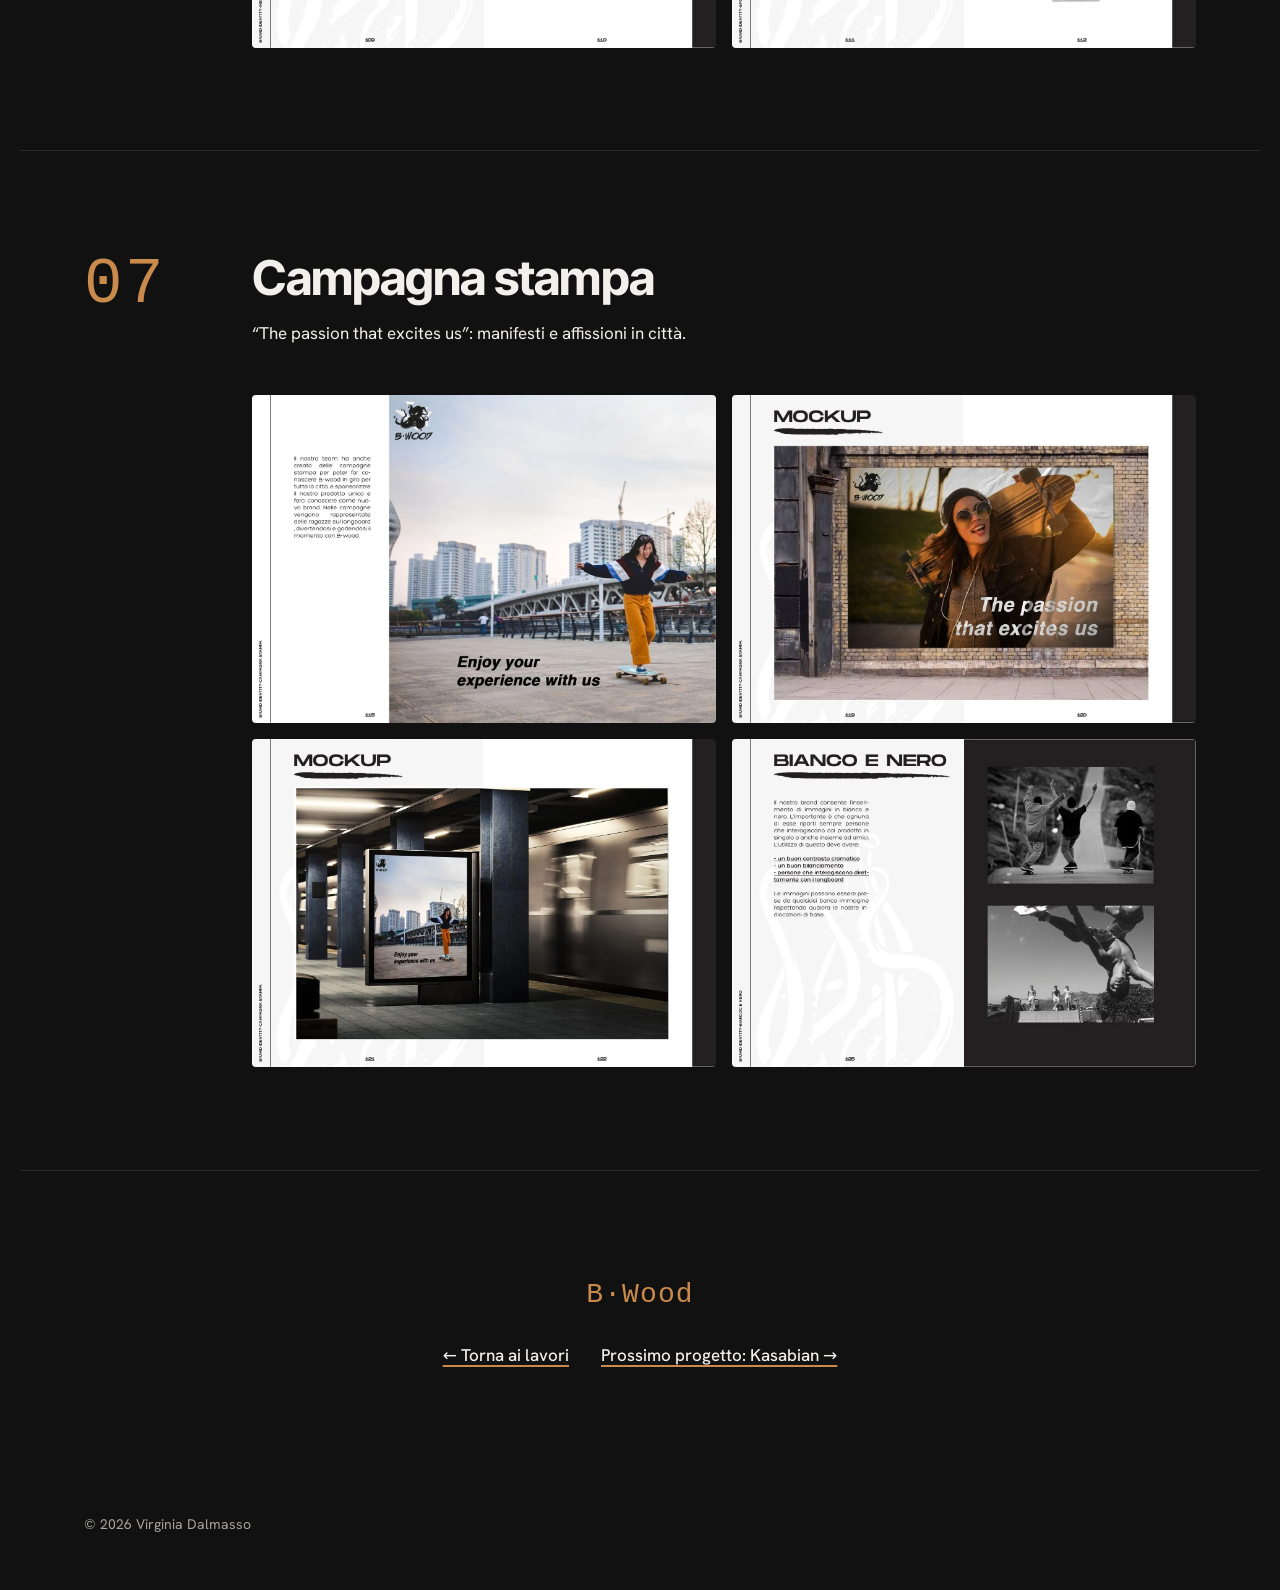
<file: bwood.html>
<!doctype html> <html lang="it" class="no-js"> <head> <meta charset="utf-8"> <meta name="viewport" content="width=device-width,initial-scale=1"> <title>B-Wood · Virginia Dalmasso</title> <meta name="description" content="B-Wood, progetto di Virginia Dalmasso: sistema d'identità per un produttore artigianale di longboard, dal logo alla campagna stampa, in un libro di 130 pagine."> <link rel="canonical" href="https://profili-cv.github.io/virginia-dalmasso/bwood.html"> <meta property="og:locale" content="it_IT"> <meta property="og:site_name" content="Virginia Dalmasso"> <script type="application/ld+json">{"@context":"https://schema.org","@type":"CreativeWork","url":"https://profili-cv.github.io/virginia-dalmasso/bwood.html","name":"B-Wood","description":"B-Wood, progetto di Virginia Dalmasso: sistema d'identità per un produttore artigianale di longboard, dal logo alla campagna stampa, in un libro di 130 pagine.","image":"https://profili-cv.github.io/virginia-dalmasso/img/bwood/59.jpg","inLanguage":"it","creator":{"@type":"Person","name":"Virginia Dalmasso","url":"https://profili-cv.github.io/virginia-dalmasso/"}}</script> <link rel="icon" href="favicon.svg?v=2" type="image/svg+xml"> <link rel="apple-touch-icon" href="img/apple-touch-icon.png"> <meta property="og:type" content="article"> <meta property="og:url" content="https://profili-cv.github.io/virginia-dalmasso/bwood.html"> <meta property="og:title" content="B-Wood · Virginia Dalmasso"> <meta property="og:description" content="B-Wood, progetto di Virginia Dalmasso: sistema d'identità per un produttore artigianale di longboard, dal logo alla campagna stampa, in un libro di 130 pagine."> <meta property="og:image" content="https://profili-cv.github.io/virginia-dalmasso/img/bwood/59.jpg"> <meta name="twitter:card" content="summary_large_image"> <link rel="preload" href="fonts/inter-tight.woff2" as="font" type="font/woff2" crossorigin> <link rel="stylesheet" href="style.css?v=59"> <link rel="stylesheet" href="momento.css?v=5"> <script>try{sessionStorage.getItem("pl-seen")||document.documentElement.classList.add("pl-on")}catch(e){document.documentElement.classList.add("pl-on")}</script> </head> <body class="cs-momento cs-bwood"> <div class="preloader" aria-hidden="true"> <div class="pl-seal"> <svg class="pl-ring" viewBox="0 0 200 200"><defs><path id="pl-path" d="M100,100 m-82,0 a82,82 0 1,1 164,0 a82,82 0 1,1 -164,0"/></defs><text><textPath href="#pl-path" textLength="508" lengthAdjust="spacing">THINK BIG · COMMUNICATION DESIGN · TORINO ·</textPath></text></svg> <svg class="pl-track" viewBox="0 0 200 200"><circle cx="100" cy="100" r="64"/></svg> <img class="pl-mono pl-mono-light" src="img/vd-monogramma.svg" alt=""> <img class="pl-mono pl-mono-dark" src="img/vd-monogramma-negativo.svg" alt=""> </div> </div> <a class="skip" href="#progetto" data-en="Skip to the project">Vai al progetto</a> <header class="nav"> <a class="nav-name" href="index.html">Virginia Dalmasso</a> <nav aria-label="Sezioni"> <a href="index.html#lavori" aria-current="page" data-en="Work">Lavori</a> <a href="index.html#esperienza" data-en="Experience">Esperienza</a> <a href="index.html#chi-sono" data-en="About">Chi sono</a> <a href="index.html#contatti" data-en="Contact">Contatti</a> </nav> <a class="nav-in" href="https://www.linkedin.com/in/virginia-dalmasso-7b20ab218/" target="_blank" rel="noopener" aria-label="LinkedIn"><svg viewBox="0 0 24 24" width="18" height="18" aria-hidden="true"><path fill="currentColor" d="M4.98 3.5a2.5 2.5 0 1 1 0 5 2.5 2.5 0 0 1 0-5zM3 9.75h4v11.5H3zM9.75 9.75h3.8v1.6h.06c.53-1 1.83-2.05 3.77-2.05 4.03 0 4.77 2.6 4.77 6v5.95h-4v-5.27c0-1.26-.02-2.88-1.76-2.88-1.76 0-2.03 1.37-2.03 2.79v5.36h-4z"/></svg><span class="nav-in-text">LinkedIn</span></a> <button class="lang" type="button" id="lang" aria-label="Switch to English"><span class="lang-opt is-on">IT</span><span class="lang-opt">EN</span></button> </header> <main id="top"> <section class="cs-hero" id="progetto"> <a class="back" href="index.html#lavori"><span aria-hidden="true">←</span> <span data-en="All work">Tutti i lavori</span></a> <p class="mono label" data-en="Case study · Brand identity · book">Case study · Brand identity · libro</p> <h1 class="sr-only">B-Wood</h1> <img class="cs-logo bw-logo" src="img/bwood-logo.webp" alt="Logo B-Wood" width="786" height="179"> <p class="cs-lead" data-en="An identity system for B-Wood, a craft longboard maker: logo, packaging, merchandise, shop, e-commerce and a print campaign, collected in a 130-page book.">Un sistema d'identità per B-Wood, produttore artigianale di longboard: logo, packaging, merchandising, negozio, e-commerce e campagna stampa, raccolti in un libro di 130 pagine.</p> <dl class="cs-facts"> <div><dt class="mono" data-en="Role">Ruolo</dt><dd data-en="Brand identity, art direction, layout">Brand identity, art direction, impaginazione</dd></div> <div><dt class="mono" data-en="Client">Cliente</dt><dd data-en="B-Wood, longboards (school project)">B-Wood, longboard (progetto di studio)</dd></div> <div><dt class="mono" data-en="Deliverables">Consegne</dt><dd data-en="Logo, symbol, colours, packaging, merch, shop, website, app, campaign">Logo, simbolo, colori, packaging, merch, negozio, sito, app, campagna</dd></div> </dl> <figure class="cs-cover"><img src="img/bwood/59.webp" alt="Campagna B-Wood: ragazza con longboard al tramonto e il claim The passion that excites us" data-en-alt="B-Wood campaign: a girl with a longboard at sunset and the line The passion that excites us" width="1500" height="1061"></figure> <p class="bw-open"><button class="play-btn" type="button" data-book-open><span data-en="Flip through the whole book">Sfoglia tutto il libro</span> <span aria-hidden="true">→</span></button></p> </section> <section class="cs-sec"> <p class="num mono">01</p> <div class="cs-text"> <h2 data-en="Name and logo">Nome e logo</h2> <p data-en="A hand-drawn, brushy lettering with the dot of B·Wood in the middle, tested in positive and negative and at every size.">Un lettering a pennello, disegnato a mano, con il punto di B·Wood al centro, provato in positivo e negativo e a ogni dimensione.</p> </div> <div class="cs-grid2"><figure class="cs-img light"><img src="img/bwood/23.webp" alt="Pagine del libro: il nome e il logo" data-en-alt="Book pages: the name and the logo" loading="lazy"></figure><figure class="cs-img light"><img src="img/bwood/25.webp" alt="Pagine del libro: scalabilità del logo" data-en-alt="Book pages: logo scalability" loading="lazy"></figure></div> </section> <section class="cs-sec"> <p class="num mono">02</p> <div class="cs-text"> <h2 data-en="The symbol">Il simbolo</h2> <p data-en="An octopus wrapped around the board: the brand's mascot, then tried in colour and in every use.">Un polpo avvinghiato alla tavola: la mascotte del marchio, poi provata a colori e in ogni utilizzo.</p> </div> <div class="cs-grid2"><figure class="cs-img light"><img src="img/bwood/29.webp" alt="Pagine del libro: il simbolo del polpo con il logo" data-en-alt="Book pages: the octopus symbol with the logo" loading="lazy"></figure><figure class="cs-img light"><img src="img/bwood/31.webp" alt="Pagine del libro: prove colore del simbolo" data-en-alt="Book pages: colour tests of the symbol" loading="lazy"></figure></div> </section> <section class="cs-sec"> <p class="num mono">03</p> <div class="cs-text"> <h2 data-en="The longboard">Il longboard</h2> <p data-en="The boards with the identity on the deck, and the photography that sets the tone.">Le tavole con l'identità sul deck e le fotografie che danno il tono.</p> </div> <div class="cs-grid2"><figure class="cs-img light"><img src="img/bwood/35.webp" alt="Pagine del libro: tre longboard B-Wood" data-en-alt="Book pages: three B-Wood longboards" loading="lazy"></figure><figure class="cs-img"><img src="img/bwood/36.webp" alt="Pagine del libro: rider in strada" data-en-alt="Book pages: riders on the street" loading="lazy"></figure></div> </section> <section class="cs-sec"> <p class="num mono">04</p> <div class="cs-text"> <h2 data-en="Packaging and merch">Packaging e merch</h2> <p data-en="Box, T-shirts, bottle, backpack: the system on every object.">Scatola, magliette, borraccia, zaino: il sistema su ogni oggetto.</p> </div> <div class="cs-grid2"><figure class="cs-img light"><img src="img/bwood/38.webp" alt="Pagine del libro: packaging" data-en-alt="Book pages: packaging" loading="lazy"></figure><figure class="cs-img light"><img src="img/bwood/39.webp" alt="Pagine del libro: magliette" data-en-alt="Book pages: T-shirts" loading="lazy"></figure><figure class="cs-img light"><img src="img/bwood/40.webp" alt="Pagine del libro: borraccia" data-en-alt="Book pages: bottle" loading="lazy"></figure><figure class="cs-img light"><img src="img/bwood/42.webp" alt="Pagine del libro: zaino" data-en-alt="Book pages: backpack" loading="lazy"></figure></div> </section> <section class="cs-sec"> <p class="num mono">05</p> <div class="cs-text"> <h2 data-en="The shop">Il negozio</h2> <p data-en="Sign, floor plan and renderings of the store.">Insegna, pianta e rendering del punto vendita.</p> </div> <div class="cs-grid2"><figure class="cs-img light"><img src="img/bwood/44.webp" alt="Pagine del libro: insegna e interni del negozio" data-en-alt="Book pages: shop sign and interior" loading="lazy"></figure><figure class="cs-img light"><img src="img/bwood/46.webp" alt="Pagine del libro: rendering del negozio" data-en-alt="Book pages: shop rendering" loading="lazy"></figure></div> </section> <section class="cs-sec"> <p class="num mono">06</p> <div class="cs-text"> <h2 data-en="E-commerce and social">E-commerce e social</h2> <p data-en="Website, web app, Instagram and Spotify.">Sito, web app, Instagram e Spotify.</p> </div> <div class="cs-grid2"><figure class="cs-img light"><img src="img/bwood/52.webp" alt="Pagine del libro: sito web" data-en-alt="Book pages: website" loading="lazy"></figure><figure class="cs-img light"><img src="img/bwood/54.webp" alt="Pagine del libro: web app" data-en-alt="Book pages: web app" loading="lazy"></figure><figure class="cs-img light"><img src="img/bwood/55.webp" alt="Pagine del libro: Instagram" data-en-alt="Book pages: Instagram" loading="lazy"></figure><figure class="cs-img light"><img src="img/bwood/56.webp" alt="Pagine del libro: Spotify" data-en-alt="Book pages: Spotify" loading="lazy"></figure></div> </section> <section class="cs-sec"> <p class="num mono">07</p> <div class="cs-text"> <h2 data-en="Print campaign">Campagna stampa</h2> <p data-en="“The passion that excites us”: posters and billboards in the city.">“The passion that excites us”: manifesti e affissioni in città.</p> </div> <div class="cs-grid2"><figure class="cs-img"><img src="img/bwood/58.webp" alt="Pagine del libro: manifesto della campagna" data-en-alt="Book pages: campaign poster" loading="lazy"></figure><figure class="cs-img"><img src="img/bwood/60.webp" alt="Pagine del libro: mockup di affissione" data-en-alt="Book pages: billboard mockup" loading="lazy"></figure><figure class="cs-img"><img src="img/bwood/61.webp" alt="Pagine del libro: mockup in metropolitana" data-en-alt="Book pages: subway mockup" loading="lazy"></figure><figure class="cs-img light"><img src="img/bwood/63.webp" alt="Pagine del libro: art direction in bianco e nero" data-en-alt="Book pages: black and white art direction" loading="lazy"></figure></div> </section> <section class="cs-end"> <p class="mono label">B·Wood</p> <p class="cs-links"> <a href="index.html#lavori" data-en="← Back to all work">← Torna ai lavori</a> <a href="kasabian.html" data-en="Next project: Kasabian →">Prossimo progetto: Kasabian →</a> </p> </section> </main> <footer class="foot"><p>© 2026 Virginia Dalmasso</p></footer> <div class="sound"> <audio id="soundtrack" src="audio/colonna-sonora.mp3?v=2" loop preload="none"></audio> <button type="button" id="sound-btn" class="sound-btn" aria-pressed="false"> <span class="eq" aria-hidden="true"><i></i><i></i><i></i><i></i></span> <span class="sound-label" data-en="Soundtrack">Colonna sonora</span> </button> </div> <script src="script.js?v=20"></script> <script src="menu.js?v=1"></script> <script src="lightbox.js?v=7" data-images=".cs-img img, .cs-cover img"></script> <script src="lenis.min.js?v=1.1.13"></script> <script src="motion.js?v=1"></script> <script src="book.js?v=3"></script> <script src="preloader.js?v=1"></script> <script src="cursor.js?v=12"></script> <script data-goatcounter="https://virginia-dalmasso.goatcounter.com/count" async src="https://gc.zgo.at/count.js"></script> </body> </html>
</file>
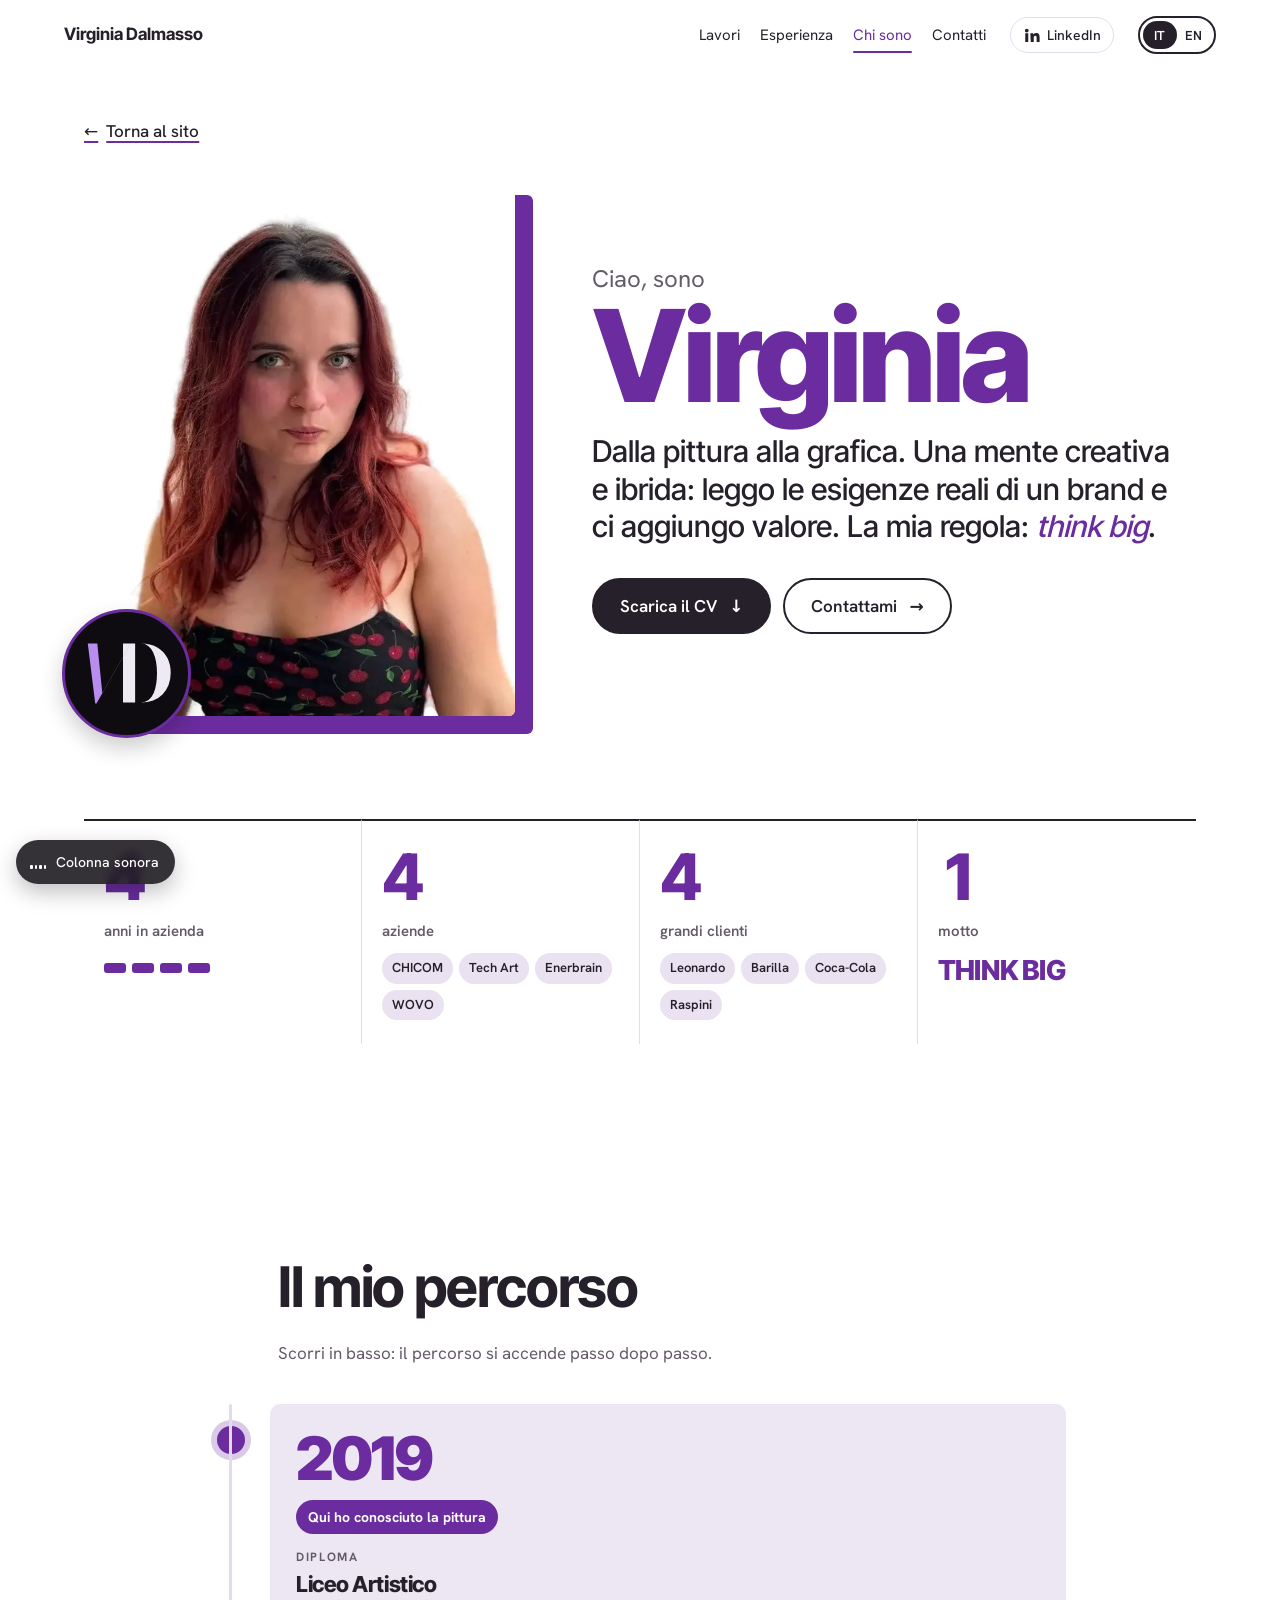
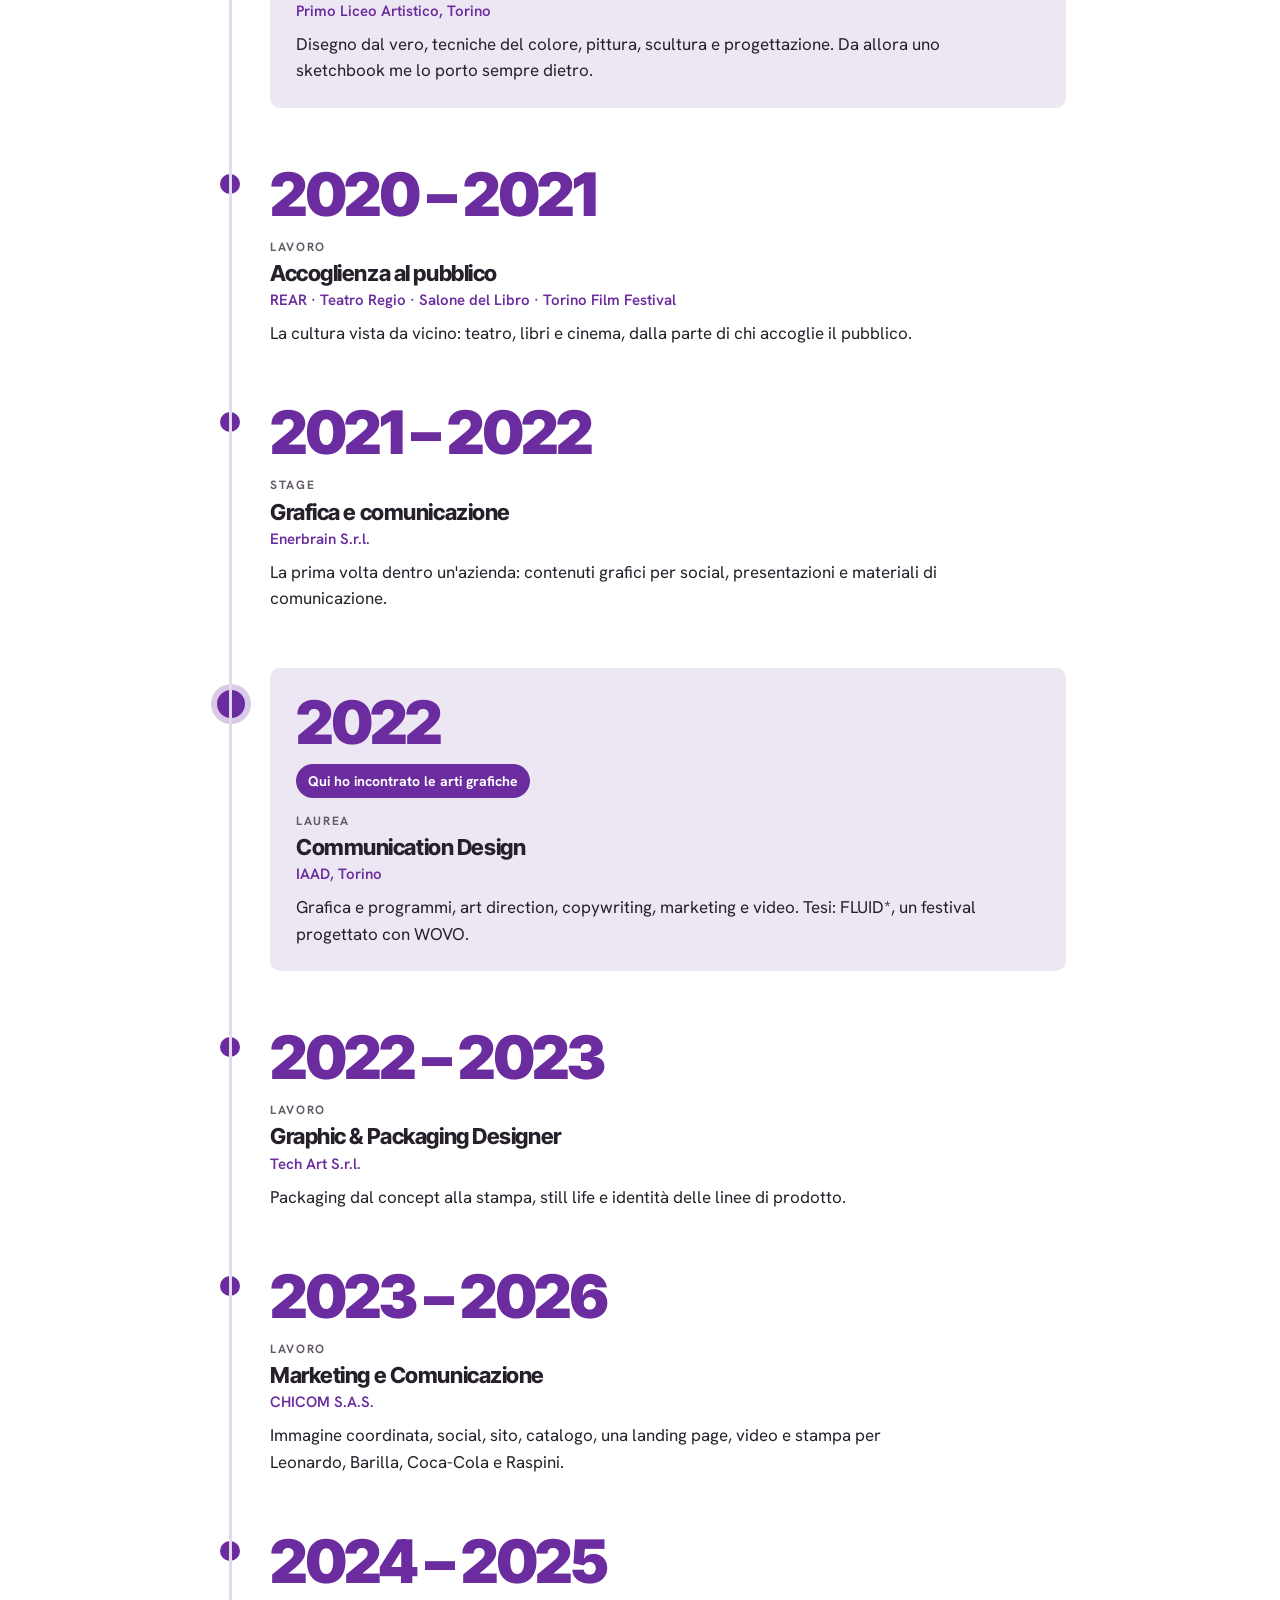
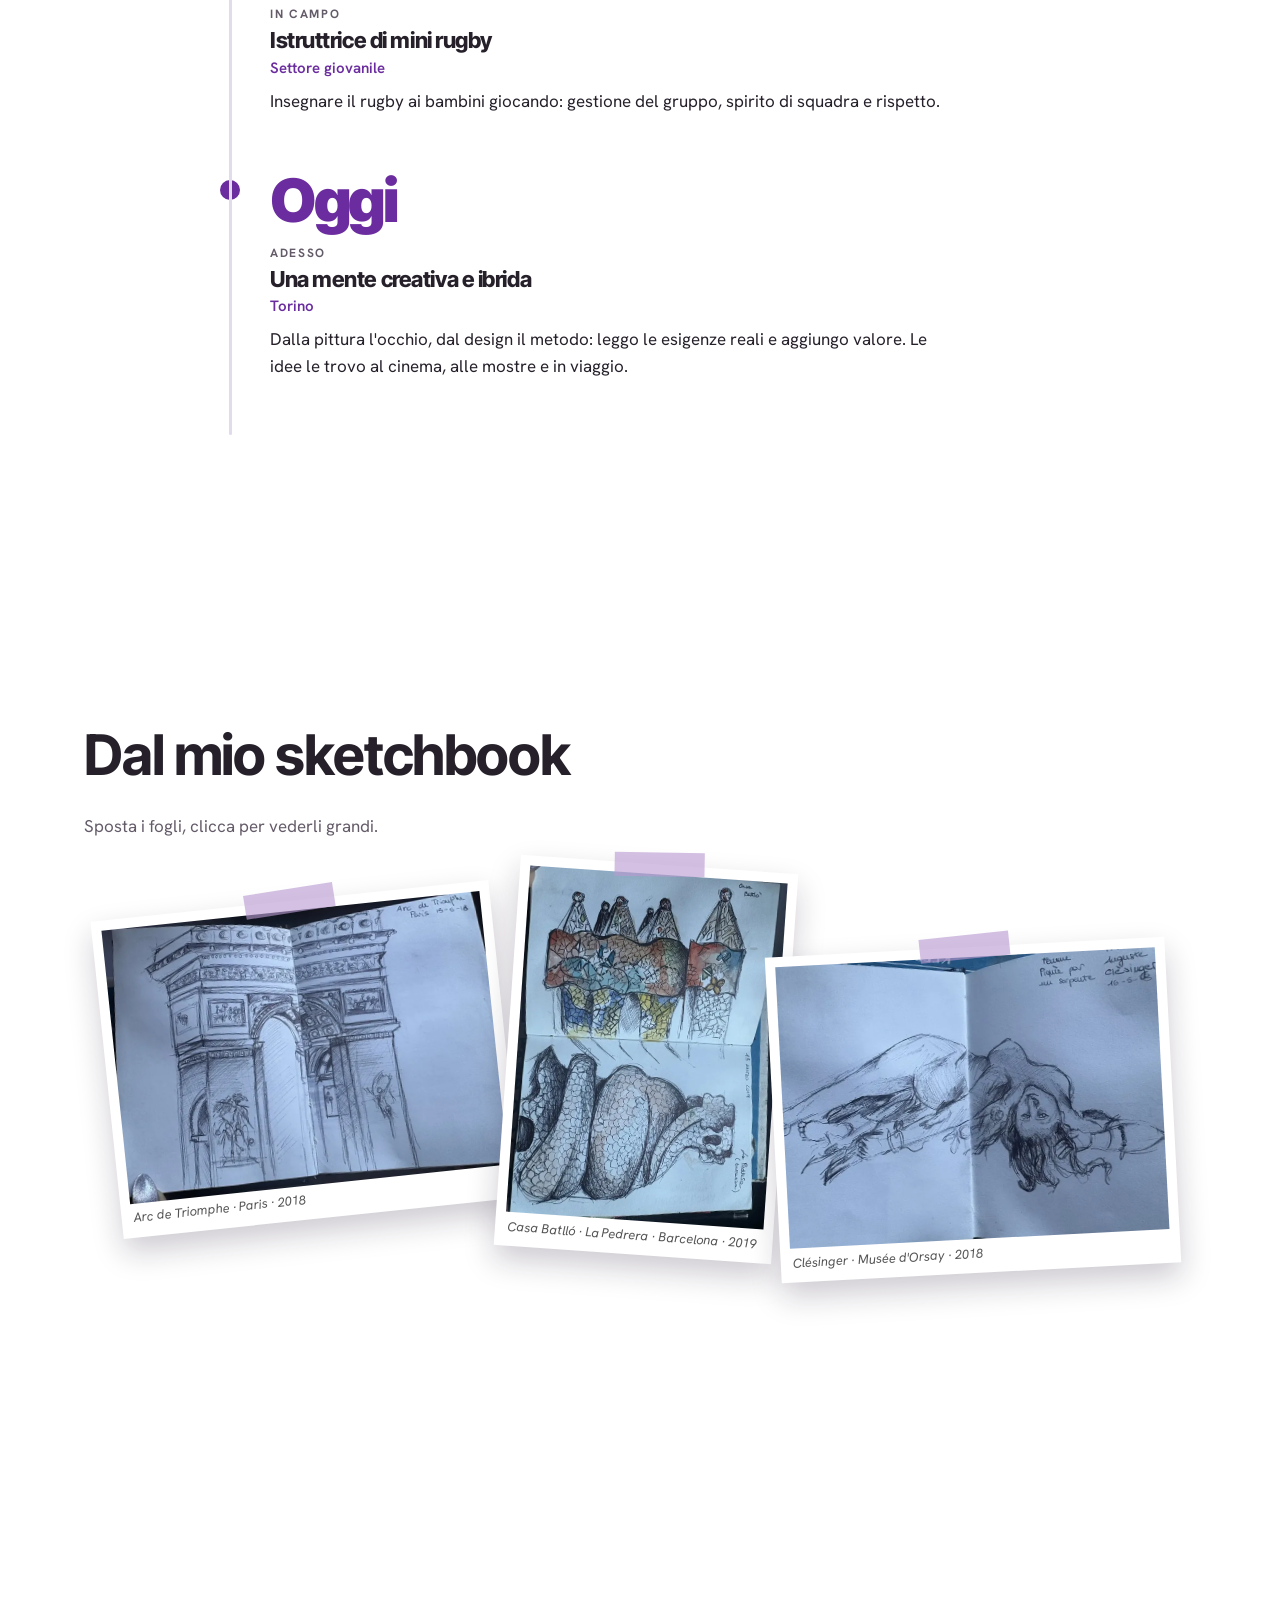
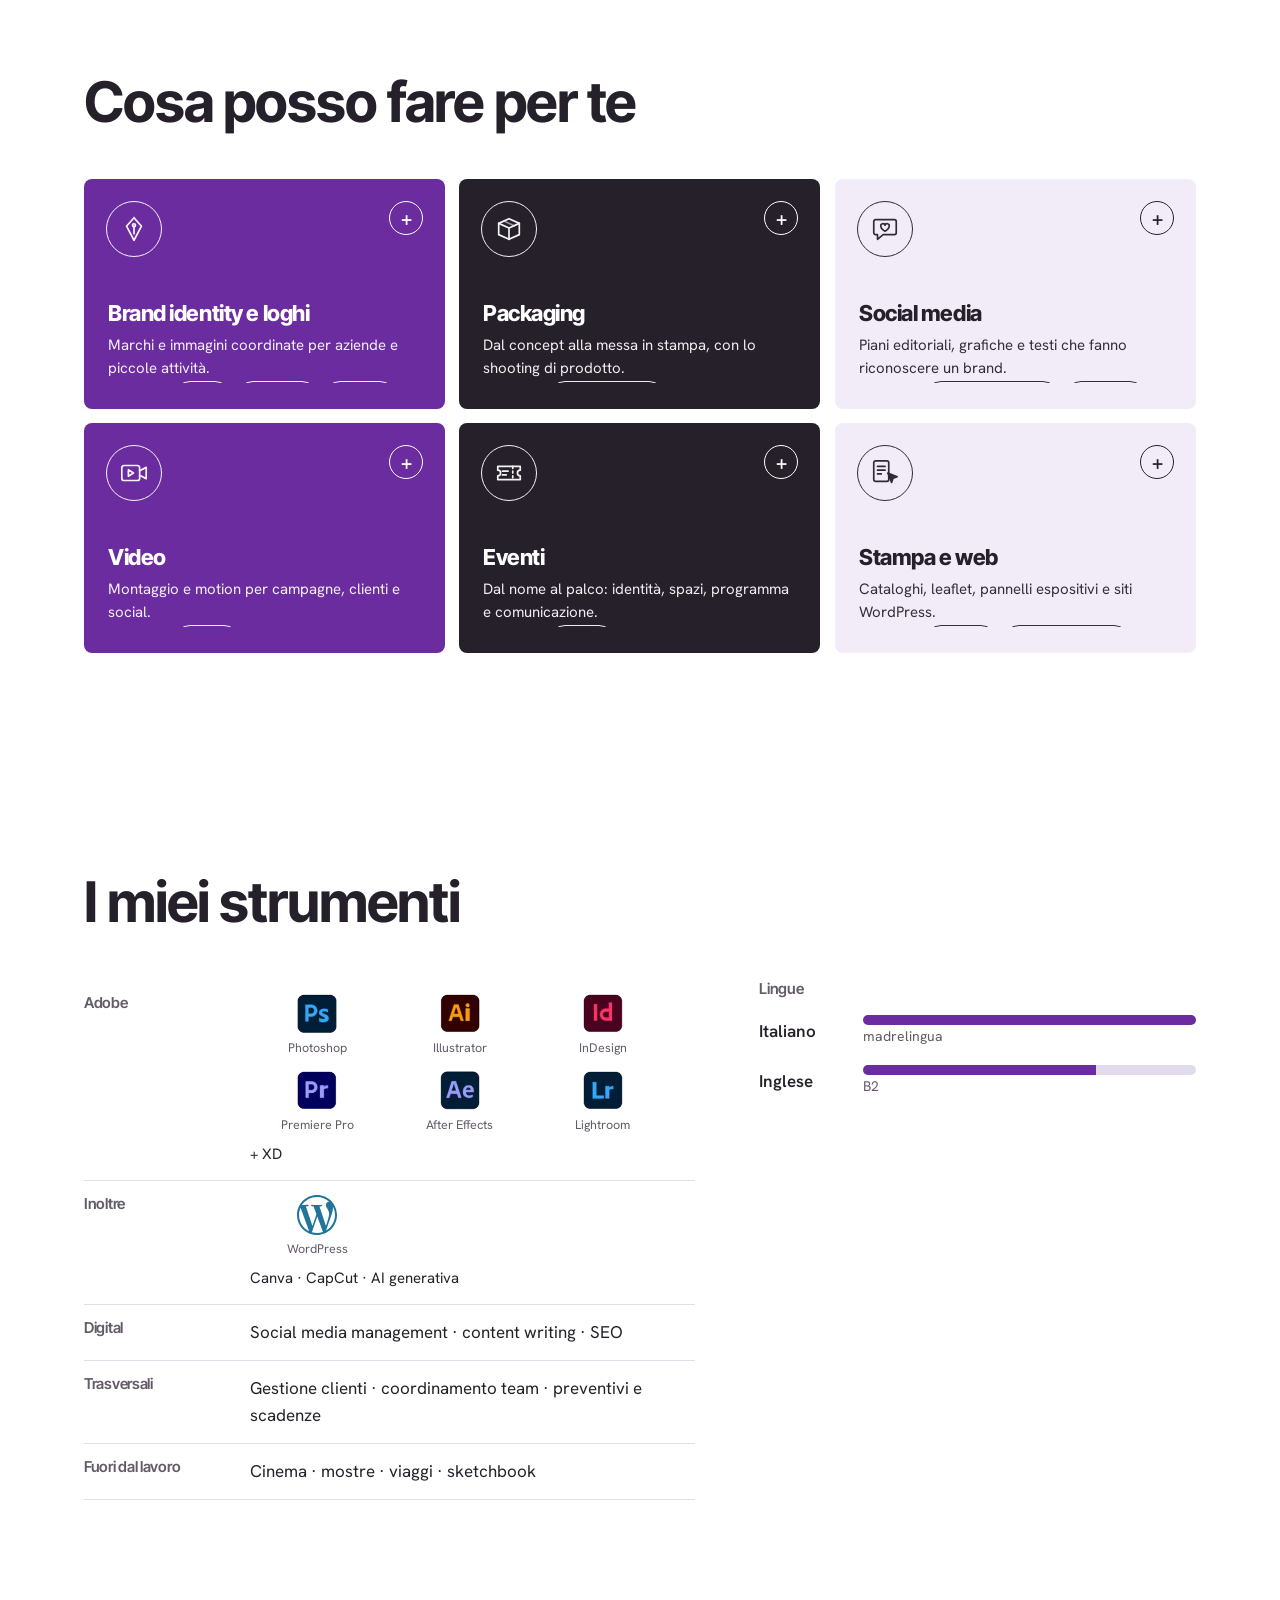
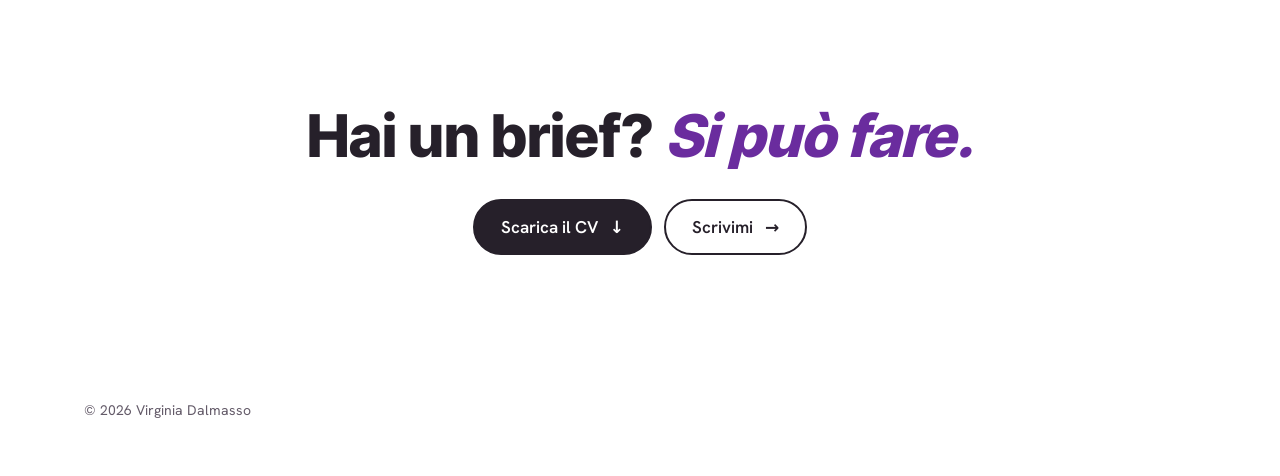
<file: chi-sono.html>
<!doctype html> <html lang="it" class="no-js"> <head> <meta charset="utf-8"> <meta name="viewport" content="width=device-width,initial-scale=1"> <title>Chi sono · Virginia Dalmasso</title> <meta name="description" content="Chi è Virginia Dalmasso: communication designer a Torino, tra brand, packaging, social e video."> <link rel="canonical" href="https://profili-cv.github.io/virginia-dalmasso/chi-sono.html"> <meta property="og:locale" content="it_IT"> <meta property="og:site_name" content="Virginia Dalmasso"> <meta property="og:type" content="website"> <meta property="og:url" content="https://profili-cv.github.io/virginia-dalmasso/chi-sono.html"> <meta property="og:title" content="Chi sono · Virginia Dalmasso"> <meta property="og:description" content="Chi è Virginia Dalmasso: communication designer a Torino, tra brand, packaging, social e video."> <meta property="og:image" content="https://profili-cv.github.io/virginia-dalmasso/img/anteprima-2026.jpg"> <script type="application/ld+json">{"@context": "https://schema.org", "@type": "AboutPage", "url": "https://profili-cv.github.io/virginia-dalmasso/chi-sono.html", "name": "Chi sono · Virginia Dalmasso", "description": "Chi è Virginia Dalmasso: communication designer a Torino, tra brand, packaging, social e video.", "mainEntity": {"@type": "Person", "name": "Virginia Dalmasso", "jobTitle": "Communication Designer", "description": "Communication designer a Torino: brand identity, packaging, social media e video.", "email": "mailto:virginia.dalmasso15@gmail.com", "address": {"@type": "PostalAddress", "addressLocality": "Torino", "addressCountry": "IT"}, "alumniOf": {"@type": "CollegeOrUniversity", "name": "IAAD – Istituto d'Arte Applicata e Design"}, "knowsAbout": ["Communication design", "Brand identity", "Packaging design", "Social media", "Video editing", "Adobe Creative Cloud", "Graphic design"], "sameAs": ["https://www.linkedin.com/in/virginia-dalmasso-7b20ab218/"], "@id": "https://profili-cv.github.io/virginia-dalmasso/#person", "url": "https://profili-cv.github.io/virginia-dalmasso/", "image": "https://profili-cv.github.io/virginia-dalmasso/img/anteprima-2026.jpg"}}</script> <link rel="icon" href="favicon.svg?v=2" type="image/svg+xml"> <link rel="apple-touch-icon" href="img/apple-touch-icon.png"> <meta name="twitter:card" content="summary_large_image"> <link rel="preload" href="fonts/inter-tight.woff2" as="font" type="font/woff2" crossorigin> <link rel="stylesheet" href="style.css?v=59"> <link rel="stylesheet" href="about.css?v=15"> <script>try{sessionStorage.getItem("pl-seen")||document.documentElement.classList.add("pl-on")}catch(e){document.documentElement.classList.add("pl-on")}</script> </head> <body> <div class="preloader" aria-hidden="true"> <div class="pl-seal"> <svg class="pl-ring" viewBox="0 0 200 200"><defs><path id="pl-path" d="M100,100 m-82,0 a82,82 0 1,1 164,0 a82,82 0 1,1 -164,0"/></defs><text><textPath href="#pl-path" textLength="508" lengthAdjust="spacing">THINK BIG · COMMUNICATION DESIGN · TORINO ·</textPath></text></svg> <svg class="pl-track" viewBox="0 0 200 200"><circle cx="100" cy="100" r="64"/></svg> <img class="pl-mono pl-mono-light" src="img/vd-monogramma.svg" alt=""> <img class="pl-mono pl-mono-dark" src="img/vd-monogramma-negativo.svg" alt=""> </div> </div> <a class="skip" href="#storia" data-en="Skip to the story">Vai alla storia</a> <header class="nav"> <a class="nav-name" href="index.html">Virginia Dalmasso</a> <nav aria-label="Sezioni"> <a href="index.html#lavori" data-en="Work">Lavori</a> <a href="index.html#esperienza" data-en="Experience">Esperienza</a> <a href="index.html#chi-sono" aria-current="page" data-en="About">Chi sono</a> <a href="index.html#contatti" data-en="Contact">Contatti</a> </nav> <a class="nav-in" href="https://www.linkedin.com/in/virginia-dalmasso-7b20ab218/" target="_blank" rel="noopener" aria-label="LinkedIn"><svg viewBox="0 0 24 24" width="18" height="18" aria-hidden="true"><path fill="currentColor" d="M4.98 3.5a2.5 2.5 0 1 1 0 5 2.5 2.5 0 0 1 0-5zM3 9.75h4v11.5H3zM9.75 9.75h3.8v1.6h.06c.53-1 1.83-2.05 3.77-2.05 4.03 0 4.77 2.6 4.77 6v5.95h-4v-5.27c0-1.26-.02-2.88-1.76-2.88-1.76 0-2.03 1.37-2.03 2.79v5.36h-4z"/></svg><span class="nav-in-text">LinkedIn</span></a> <button class="lang" type="button" id="lang" aria-label="Switch to English"><span class="lang-opt is-on">IT</span><span class="lang-opt">EN</span></button> </header> <main id="top" class="ab-page"> <section class="ab-hero"> <a class="back" href="index.html#chi-sono"><span aria-hidden="true">←</span> <span data-en="Back to the site">Torna al sito</span></a> <div class="ab-hero-grid"> <div class="ab-photo"><img src="img/ritratto.webp" alt="Virginia Dalmasso" width="808" height="904"><img class="ab-mono" src="img/vd-monogramma-negativo.svg" alt="" aria-hidden="true"></div> <div> <p class="ab-hello" data-en="Hi, I'm">Ciao, sono</p> <h1 class="ab-name">Virginia</h1> <p class="ab-intro" data-en="From painting to graphic design. A creative, hybrid mind: I read what a brand really needs and add value to it. My rule: think big.">Dalla pittura alla grafica. Una mente creativa e ibrida: leggo le esigenze reali di un brand e ci aggiungo valore. La mia regola: <em>think big</em>.</p> <div class="ab-buttons"> <a class="btn-big btn-solid" href="cv-virginia-dalmasso.pdf" download><span data-en="Download CV">Scarica il CV</span> <span aria-hidden="true">↓</span></a> <a class="btn-big btn-line" href="index.html#contatti"><span data-en="Contact me">Contattami</span> <span aria-hidden="true">→</span></a> </div> </div> </div> </section> <section class="ab-numbers nums" aria-label="In numeri" data-en-label="In numbers"> <div class="num" data-to="4"><b class="num-n">4</b><span class="num-l" data-en="years in-house">anni in azienda</span><span class="num-viz num-bars" aria-hidden="true"><i></i><i></i><i></i><i></i></span></div> <div class="num" data-to="4"><b class="num-n">4</b><span class="num-l" data-en="companies">aziende</span><span class="num-viz num-chips"><i>CHICOM</i><i>Tech Art</i><i>Enerbrain</i><i>WOVO</i></span></div> <div class="num" data-to="4"><b class="num-n">4</b><span class="num-l" data-en="big clients">grandi clienti</span><span class="num-viz num-chips"><i>Leonardo</i><i>Barilla</i><i>Coca-Cola</i><i>Raspini</i></span></div> <div class="num num-motto" data-to="1"><b class="num-n">1</b><span class="num-l" data-en="motto">motto</span><span class="num-viz num-big">think big</span></div> </section> <section class="vt" id="storia" aria-label="Il mio percorso" data-en-label="My path"> <div class="hz-sticky"> <div class="hz-head"> <h2 data-en="My path">Il mio percorso</h2> <p class="hz-hint" data-en="Scroll down: the path lights up step by step.">Scorri in basso: il percorso si accende passo dopo passo.</p> </div> <div class="hz-viewport"> <ol class="hz-track"> <li class="hz-pt hz-key"><span class="hz-dot" aria-hidden="true"></span><p class="hz-year">2019</p><span class="hz-meet" data-en="Where I met painting">Qui ho conosciuto la pittura</span><p class="hz-kind" data-en="Diploma">Diploma</p><h3 data-en="Art high school">Liceo Artistico</h3><p class="hz-where">Primo Liceo Artistico, Torino</p><p class="hz-text" data-en="Life drawing, colour techniques, painting, sculpture and design. Since then I always carry a sketchbook.">Disegno dal vero, tecniche del colore, pittura, scultura e progettazione. Da allora uno sketchbook me lo porto sempre dietro.</p></li> <li class="hz-pt"><span class="hz-dot" aria-hidden="true"></span><p class="hz-year">2020 – 2021</p><p class="hz-kind" data-en="Work">Lavoro</p><h3 data-en="Front of house">Accoglienza al pubblico</h3><p class="hz-where">REAR · Teatro Regio · Salone del Libro · Torino Film Festival</p><p class="hz-text" data-en="Culture up close: theatre, books and cinema, on the side of those who welcome the public.">La cultura vista da vicino: teatro, libri e cinema, dalla parte di chi accoglie il pubblico.</p></li> <li class="hz-pt"><span class="hz-dot" aria-hidden="true"></span><p class="hz-year">2021 – 2022</p><p class="hz-kind" data-en="Internship">Stage</p><h3 data-en="Graphics and communication">Grafica e comunicazione</h3><p class="hz-where">Enerbrain S.r.l.</p><p class="hz-text" data-en="My first time inside a company: graphic content for social media, presentations and communication materials.">La prima volta dentro un'azienda: contenuti grafici per social, presentazioni e materiali di comunicazione.</p></li> <li class="hz-pt hz-key"><span class="hz-dot" aria-hidden="true"></span><p class="hz-year">2022</p><span class="hz-meet" data-en="Where I met graphic arts">Qui ho incontrato le arti grafiche</span><p class="hz-kind" data-en="Degree">Laurea</p><h3 data-en="Communication Design">Communication Design</h3><p class="hz-where">IAAD, Torino</p><p class="hz-text" data-en="Graphics and software, art direction, copywriting, marketing and video. Thesis: FLUID*, a festival designed with WOVO.">Grafica e programmi, art direction, copywriting, marketing e video. Tesi: FLUID*, un festival progettato con WOVO.</p></li> <li class="hz-pt"><span class="hz-dot" aria-hidden="true"></span><p class="hz-year">2022 – 2023</p><p class="hz-kind" data-en="Work">Lavoro</p><h3 data-en="Graphic &amp; Packaging Designer">Graphic &amp; Packaging Designer</h3><p class="hz-where">Tech Art S.r.l.</p><p class="hz-text" data-en="Packaging from concept to print, still life and product line identities.">Packaging dal concept alla stampa, still life e identità delle linee di prodotto.</p></li> <li class="hz-pt"><span class="hz-dot" aria-hidden="true"></span><p class="hz-year">2023 – 2026</p><p class="hz-kind" data-en="Work">Lavoro</p><h3 data-en="Marketing and Communication">Marketing e Comunicazione</h3><p class="hz-where">CHICOM S.A.S.</p><p class="hz-text" data-en="Corporate identity, social media, website, catalogue, a landing page, videos and print for Leonardo, Barilla, Coca-Cola and Raspini.">Immagine coordinata, social, sito, catalogo, una landing page, video e stampa per Leonardo, Barilla, Coca-Cola e Raspini.</p></li> <li class="hz-pt"><span class="hz-dot" aria-hidden="true"></span><p class="hz-year">2024 – 2025</p><p class="hz-kind" data-en="On the pitch">In campo</p><h3 data-en="Mini rugby coach">Istruttrice di mini rugby</h3><p class="hz-where" data-en="Youth section">Settore giovanile</p><p class="hz-text" data-en="Teaching children rugby through play: group management, team spirit and respect.">Insegnare il rugby ai bambini giocando: gestione del gruppo, spirito di squadra e rispetto.</p></li> <li class="hz-pt"><span class="hz-dot" aria-hidden="true"></span><p class="hz-year">Oggi</p><p class="hz-kind" data-en="Now">Adesso</p><h3 data-en="A creative, hybrid mind">Una mente creativa e ibrida</h3><p class="hz-where">Torino</p><p class="hz-text" data-en="From painting the eye, from design the method: I read real needs and add value. I find ideas at the cinema, at exhibitions and travelling.">Dalla pittura l'occhio, dal design il metodo: leggo le esigenze reali e aggiungo valore. Le idee le trovo al cinema, alle mostre e in viaggio.</p></li> </ol> <div class="hz-line" aria-hidden="true"><span class="hz-fill"></span></div> </div> </div> </section> <section class="ab-sketch"> <h2 data-en="From my sketchbook">Dal mio sketchbook</h2> <p class="ab-sketch-hint" data-en="Move the sheets around, click one to see it large.">Sposta i fogli, clicca per vederli grandi.</p> <div class="sheets"> <figure class="sheet-p" style="--r:-6deg;--x:2%;--y:6%"><img src="img/sketch/arco-sm.webp" data-full="img/sketch/arco.webp" alt="Schizzo a penna dell'Arc de Triomphe, Parigi, 15 giugno 2018" data-en-alt="Pen sketch of the Arc de Triomphe, Paris, 15 June 2018" draggable="false" loading="lazy" decoding="async"><figcaption>Arc de Triomphe · Paris · 2018</figcaption></figure> <figure class="sheet-p sheet-tall" style="--r:4deg;--x:38%;--y:0%"><img src="img/sketch/gaudi-sm.webp" data-full="img/sketch/gaudi.webp" alt="Schizzo ad acquerello di Casa Batlló e della terrazza de La Pedrera, Barcellona, 13 marzo 2019" data-en-alt="Watercolour sketch of Casa Batlló and La Pedrera's terrace, Barcelona, 13 March 2019" draggable="false" loading="lazy" decoding="async"><figcaption>Casa Batlló · La Pedrera · Barcelona · 2019</figcaption></figure> <figure class="sheet-p" style="--r:-3deg;--x:62%;--y:14%"><img src="img/sketch/clesinger-sm.webp" data-full="img/sketch/clesinger.webp" alt="Schizzo a penna della scultura Femme piquée par un serpent di Auguste Clésinger, 2018" data-en-alt="Pen sketch of Auguste Clésinger's sculpture Femme piquée par un serpent, 2018" draggable="false" loading="lazy" decoding="async"><figcaption>Clésinger · Musée d'Orsay · 2018</figcaption></figure> </div> </section> <section class="ab-services"> <h2 data-en="What I can do for you">Cosa posso fare per te</h2> <ul class="ab-grid svc-grid"><li class="s1 svc" tabindex="0"><span class="svc-ico" aria-hidden="true"><svg viewBox="0 0 32 32" fill="none" stroke="currentColor" stroke-width="1.8" stroke-linecap="round" stroke-linejoin="round"><path d="M16 4l8 9-8 15-8-15z"/><path d="M16 13v8"/><circle cx="16" cy="12" r="1.6"/></svg></span><h3 data-en="Brand identity and logos">Brand identity e loghi</h3><p data-en="Marks and visual identities for companies and small businesses.">Marchi e immagini coordinate per aziende e piccole attività.</p><p class="svc-works"><span data-en="See it in:">Lo vedi in:</span> <a href="index.html#loghi">Loghi</a><a href="index.html#momento">Momento</a><a href="index.html#bwood">B-Wood</a></p></li><li class="s2 svc" tabindex="0"><span class="svc-ico" aria-hidden="true"><svg viewBox="0 0 32 32" fill="none" stroke="currentColor" stroke-width="1.8" stroke-linecap="round" stroke-linejoin="round"><path d="M5 10l11-5 11 5v12l-11 5-11-5z"/><path d="M5 10l11 5 11-5M16 15v12"/><path d="M10.5 7.5l11 5" opacity=".55"/></svg></span><h3 data-en="Packaging">Packaging</h3><p data-en="From concept to print, with the product shoot.">Dal concept alla messa in stampa, con lo shooting di prodotto.</p><p class="svc-works"><span data-en="See it in:">Lo vedi in:</span> <a href="index.html#kasabian">Kasabian, 48:13</a></p></li><li class="s3 svc" tabindex="0"><span class="svc-ico" aria-hidden="true"><svg viewBox="0 0 32 32" fill="none" stroke="currentColor" stroke-width="1.8" stroke-linecap="round" stroke-linejoin="round"><path d="M6 6h20a2 2 0 0 1 2 2v12a2 2 0 0 1-2 2H14l-6 5v-5H6a2 2 0 0 1-2-2V8a2 2 0 0 1 2-2z"/><path d="M16 18.5s-4.5-2.6-4.5-5.6a2.3 2.3 0 0 1 4.5-.9 2.3 2.3 0 0 1 4.5.9c0 3-4.5 5.6-4.5 5.6z"/></svg></span><h3 data-en="Social media">Social media</h3><p data-en="Editorial plans, graphics and copy that make a brand recognisable.">Piani editoriali, grafiche e testi che fanno riconoscere un brand.</p><p class="svc-works"><span data-en="See it in:">Lo vedi in:</span> <a href="index.html#olivetti">Alimentari Olivetti</a><a href="index.html#momento">Momento</a></p></li><li class="s4 svc" tabindex="0"><span class="svc-ico" aria-hidden="true"><svg viewBox="0 0 32 32" fill="none" stroke="currentColor" stroke-width="1.8" stroke-linecap="round" stroke-linejoin="round"><rect x="3" y="8" width="19" height="16" rx="2.5"/><path d="M22 13.5l7-3.5v12l-7-3.5"/><path d="M10 12.5v7l5.5-3.5z"/></svg></span><h3 data-en="Video">Video</h3><p data-en="Editing and motion for campaigns, clients and social media.">Montaggio e motion per campagne, clienti e social.</p><p class="svc-works"><span data-en="See it in:">Lo vedi in:</span> <a href="index.html#fluid">FLUID*</a></p></li><li class="s5 svc" tabindex="0"><span class="svc-ico" aria-hidden="true"><svg viewBox="0 0 32 32" fill="none" stroke="currentColor" stroke-width="1.8" stroke-linecap="round" stroke-linejoin="round"><path d="M4 9h24v4a3 3 0 0 0 0 6v4H4v-4a3 3 0 0 0 0-6z"/><path d="M20 9v14" stroke-dasharray="2 3"/><path d="M9 14h6M9 18h4"/></svg></span><h3 data-en="Events">Eventi</h3><p data-en="From the name to the stage: identity, spaces, programme and communication.">Dal nome al palco: identità, spazi, programma e comunicazione.</p><p class="svc-works"><span data-en="See it in:">Lo vedi in:</span> <a href="index.html#fluid">FLUID*</a></p></li><li class="s6 svc" tabindex="0"><span class="svc-ico" aria-hidden="true"><svg viewBox="0 0 32 32" fill="none" stroke="currentColor" stroke-width="1.8" stroke-linecap="round" stroke-linejoin="round"><rect x="4" y="3" width="16" height="22" rx="2"/><path d="M8 9h8M8 13h8M8 17h4"/><path d="M19 16l10 4-4.4 1.6L23 26z" fill="currentColor"/></svg></span><h3 data-en="Print and web">Stampa e web</h3><p data-en="Catalogues, leaflets, exhibition panels and WordPress sites.">Cataloghi, leaflet, pannelli espositivi e siti WordPress.</p><p class="svc-works"><span data-en="See it in:">Lo vedi in:</span> <a href="index.html#bwood">B-Wood</a><a href="index.html#punk">Punk is inside you</a><a href="index.html#fts">F.T.S.</a><a href="index.html#cstations">C_Stations</a></p></li></ul> </section> <section class="ab-tools"> <h2 data-en="My tools">I miei strumenti</h2> <div class="ab-toolrows"> <div><h3>Adobe</h3><div><ul class="tool-icons"><li><img src="img/tools/photoshop.webp" alt="" width="40" height="40" loading="lazy"><span>Photoshop</span></li><li><img src="img/tools/illustrator.webp" alt="" width="40" height="40" loading="lazy"><span>Illustrator</span></li><li><img src="img/tools/indesign.webp" alt="" width="40" height="40" loading="lazy"><span>InDesign</span></li><li><img src="img/tools/premiere-pro.webp" alt="" width="40" height="40" loading="lazy"><span>Premiere Pro</span></li><li><img src="img/tools/after-effects.webp" alt="" width="40" height="40" loading="lazy"><span>After Effects</span></li><li><img src="img/tools/lightroom.webp" alt="" width="40" height="40" loading="lazy"><span>Lightroom</span></li></ul><p class="tool-more">+ XD</p></div></div> <div><h3 data-en="Also">Inoltre</h3><div><ul class="tool-icons"><li><img src="img/tools/wordpress.svg" alt="" width="40" height="40" loading="lazy"><span>WordPress</span></li></ul><p class="tool-more">Canva · CapCut · <span data-en="generative AI">AI generativa</span></p></div></div> <div><h3>Digital</h3><p>Social media management · content writing · SEO</p></div> <div><h3 data-en="Soft skills">Trasversali</h3><p data-en="Client management · team coordination · quotes and deadlines">Gestione clienti · coordinamento team · preventivi e scadenze</p></div> <div><h3 data-en="Outside work">Fuori dal lavoro</h3><p data-en="Cinema · exhibitions · travel · sketching">Cinema · mostre · viaggi · sketchbook</p></div> </div> <div class="ab-langs"> <h3 data-en="Languages">Lingue</h3> <div class="ab-lang"><span data-en="Italian">Italiano</span><i style="--v:100%"></i><em data-en="native">madrelingua</em></div> <div class="ab-lang"><span data-en="English">Inglese</span><i style="--v:70%"></i><em>B2</em></div> </div> </section> <section class="ab-end"> <p class="ab-end-big" data-en="Have a brief? It can be done.">Hai un brief? <em>Si può fare.</em></p> <div class="ab-buttons ab-buttons-center"> <a class="btn-big btn-solid" href="cv-virginia-dalmasso.pdf" download><span data-en="Download CV">Scarica il CV</span> <span aria-hidden="true">↓</span></a> <a class="btn-big btn-line" href="index.html#contatti"><span data-en="Write to me">Scrivimi</span> <span aria-hidden="true">→</span></a> </div> </section> </main> <footer class="foot"><p>© 2026 Virginia Dalmasso</p></footer> <div class="sound"> <audio id="soundtrack" src="audio/colonna-sonora.mp3?v=2" loop preload="none"></audio> <button type="button" id="sound-btn" class="sound-btn" aria-pressed="false"> <span class="eq" aria-hidden="true"><i></i><i></i><i></i><i></i></span> <span class="sound-label" data-en="Soundtrack">Colonna sonora</span> </button> </div> <script src="script.js?v=20"></script> <script src="menu.js?v=1"></script> <script src="lightbox.js?v=7" data-images=".sheets img"></script> <script src="sheets.js?v=2"></script> <script src="story.js?v=3"></script> <script src="lenis.min.js?v=1.1.13"></script> <script src="motion.js?v=1"></script> <script src="preloader.js?v=1"></script> <script src="cv-lang.js?v=1"></script> <script src="about-fx.js?v=1"></script> <script src="cursor.js?v=12"></script> <script data-goatcounter="https://virginia-dalmasso.goatcounter.com/count" async src="https://gc.zgo.at/count.js"></script> </body> </html>
</file>
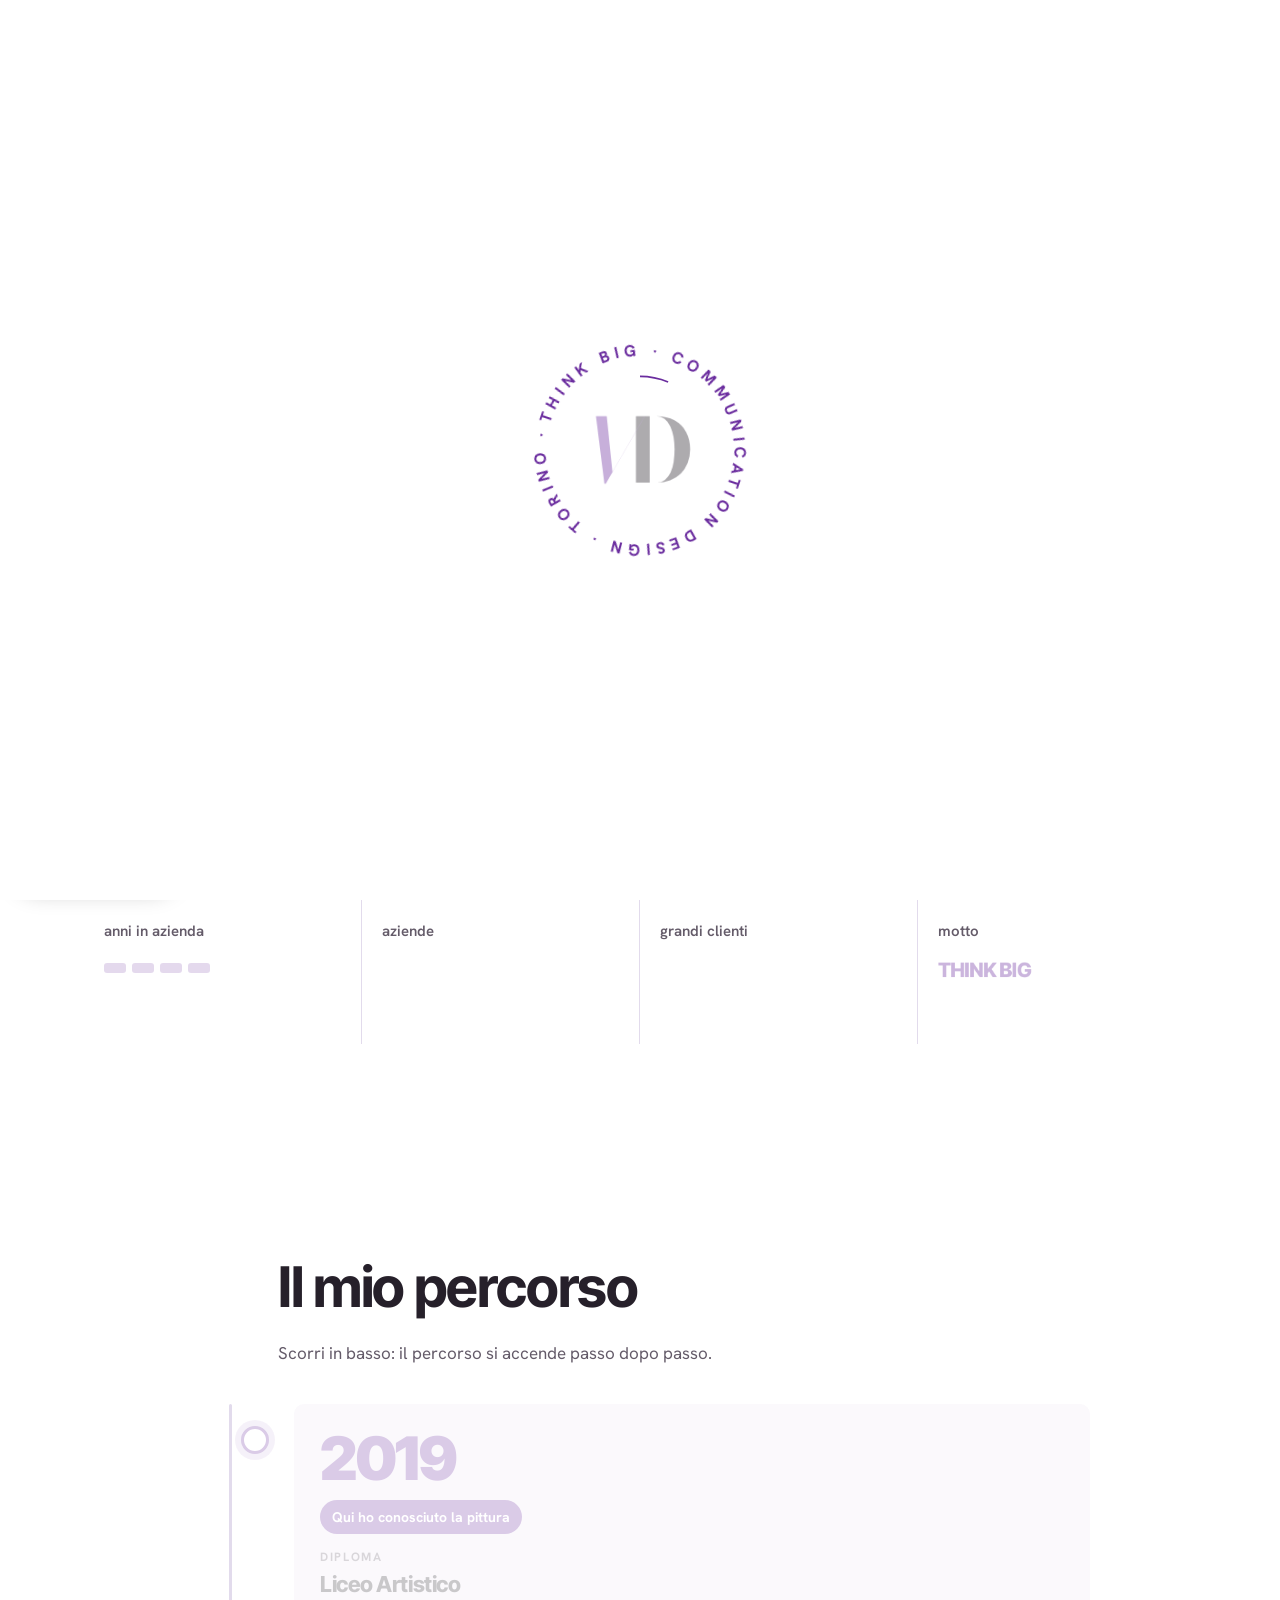
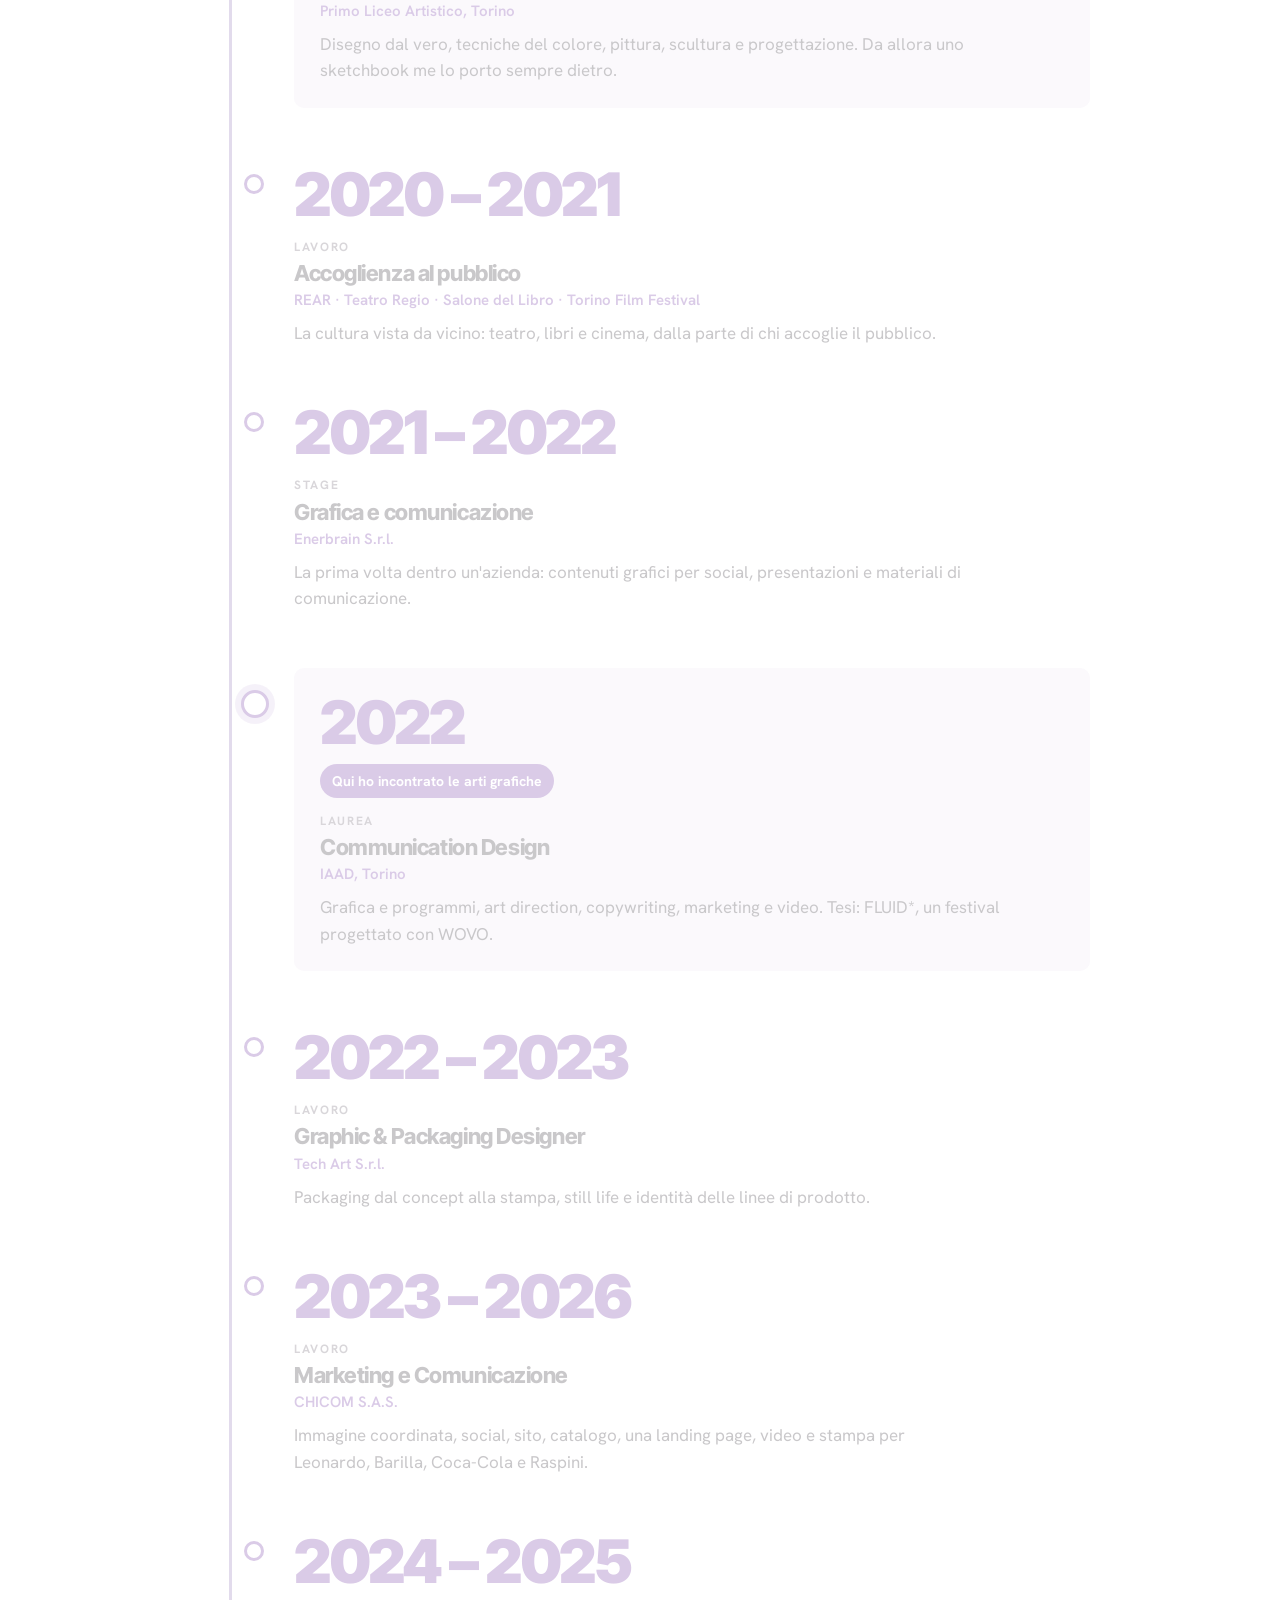
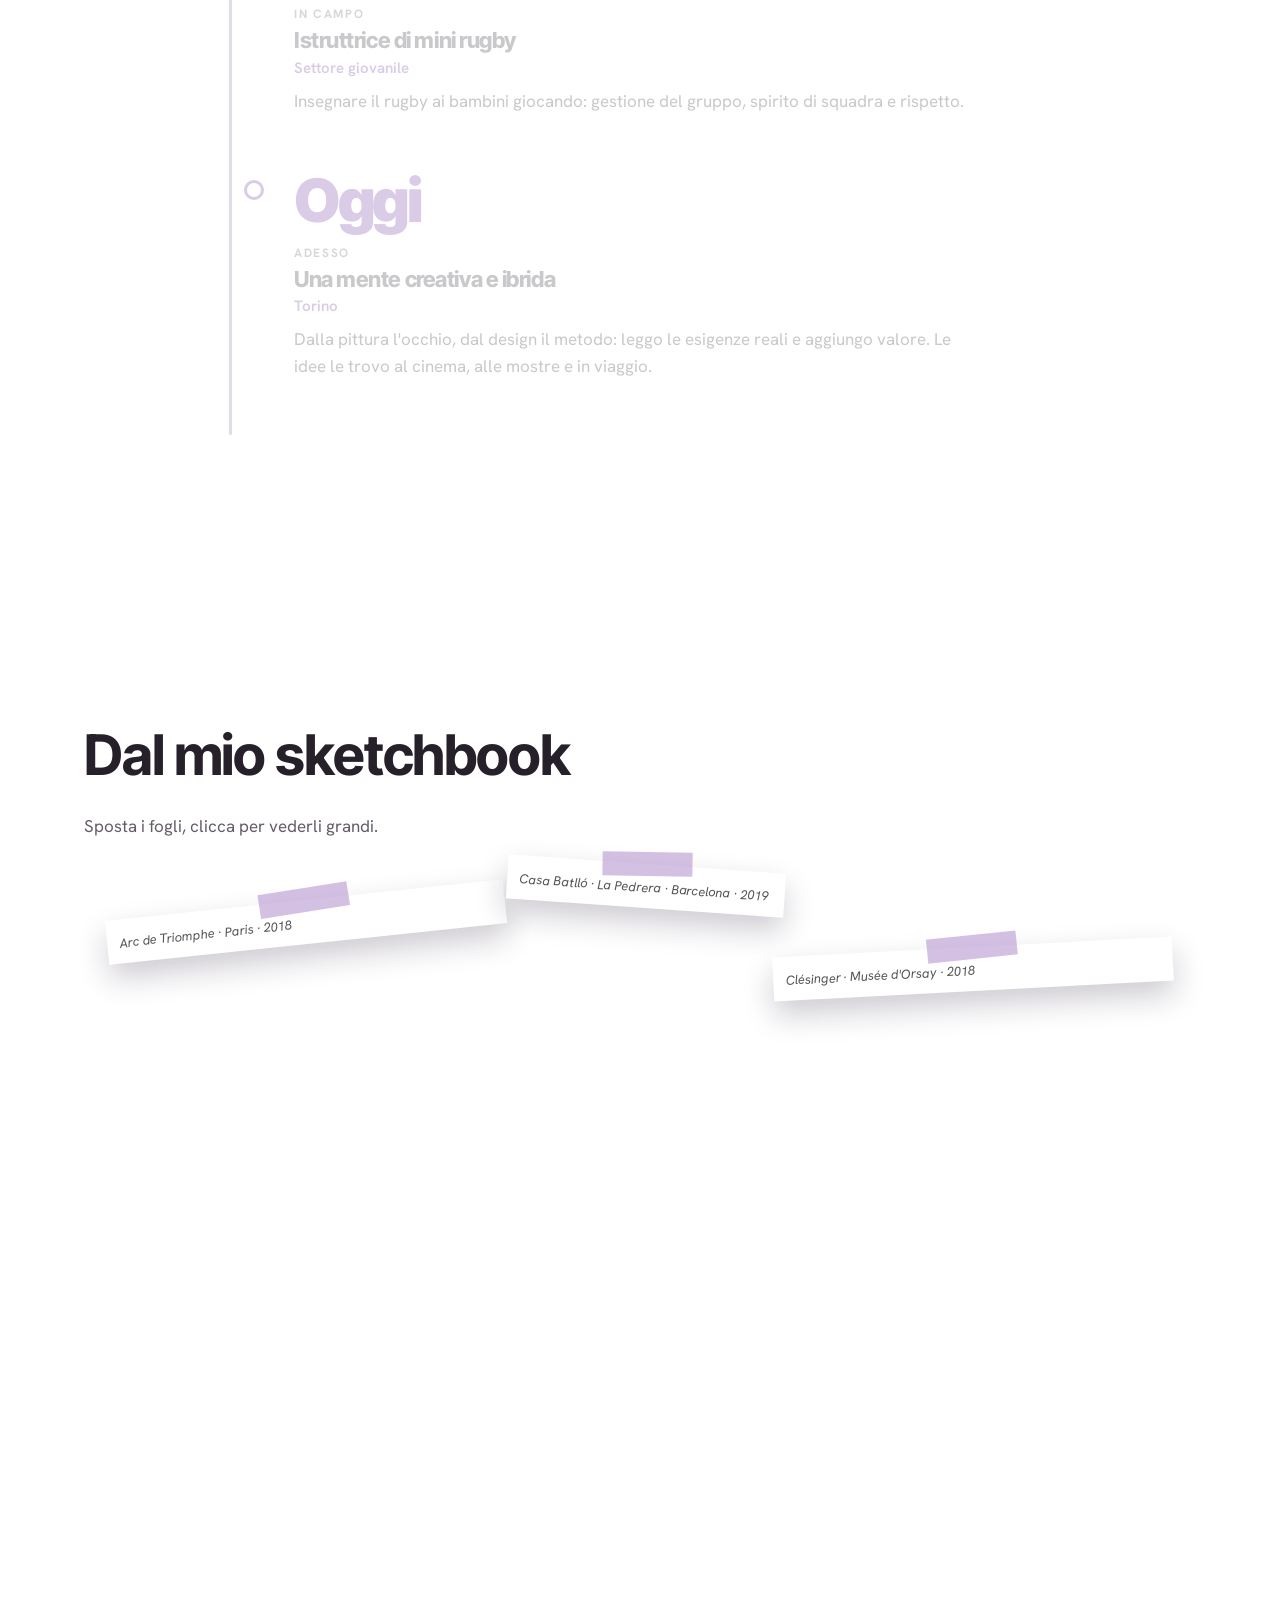
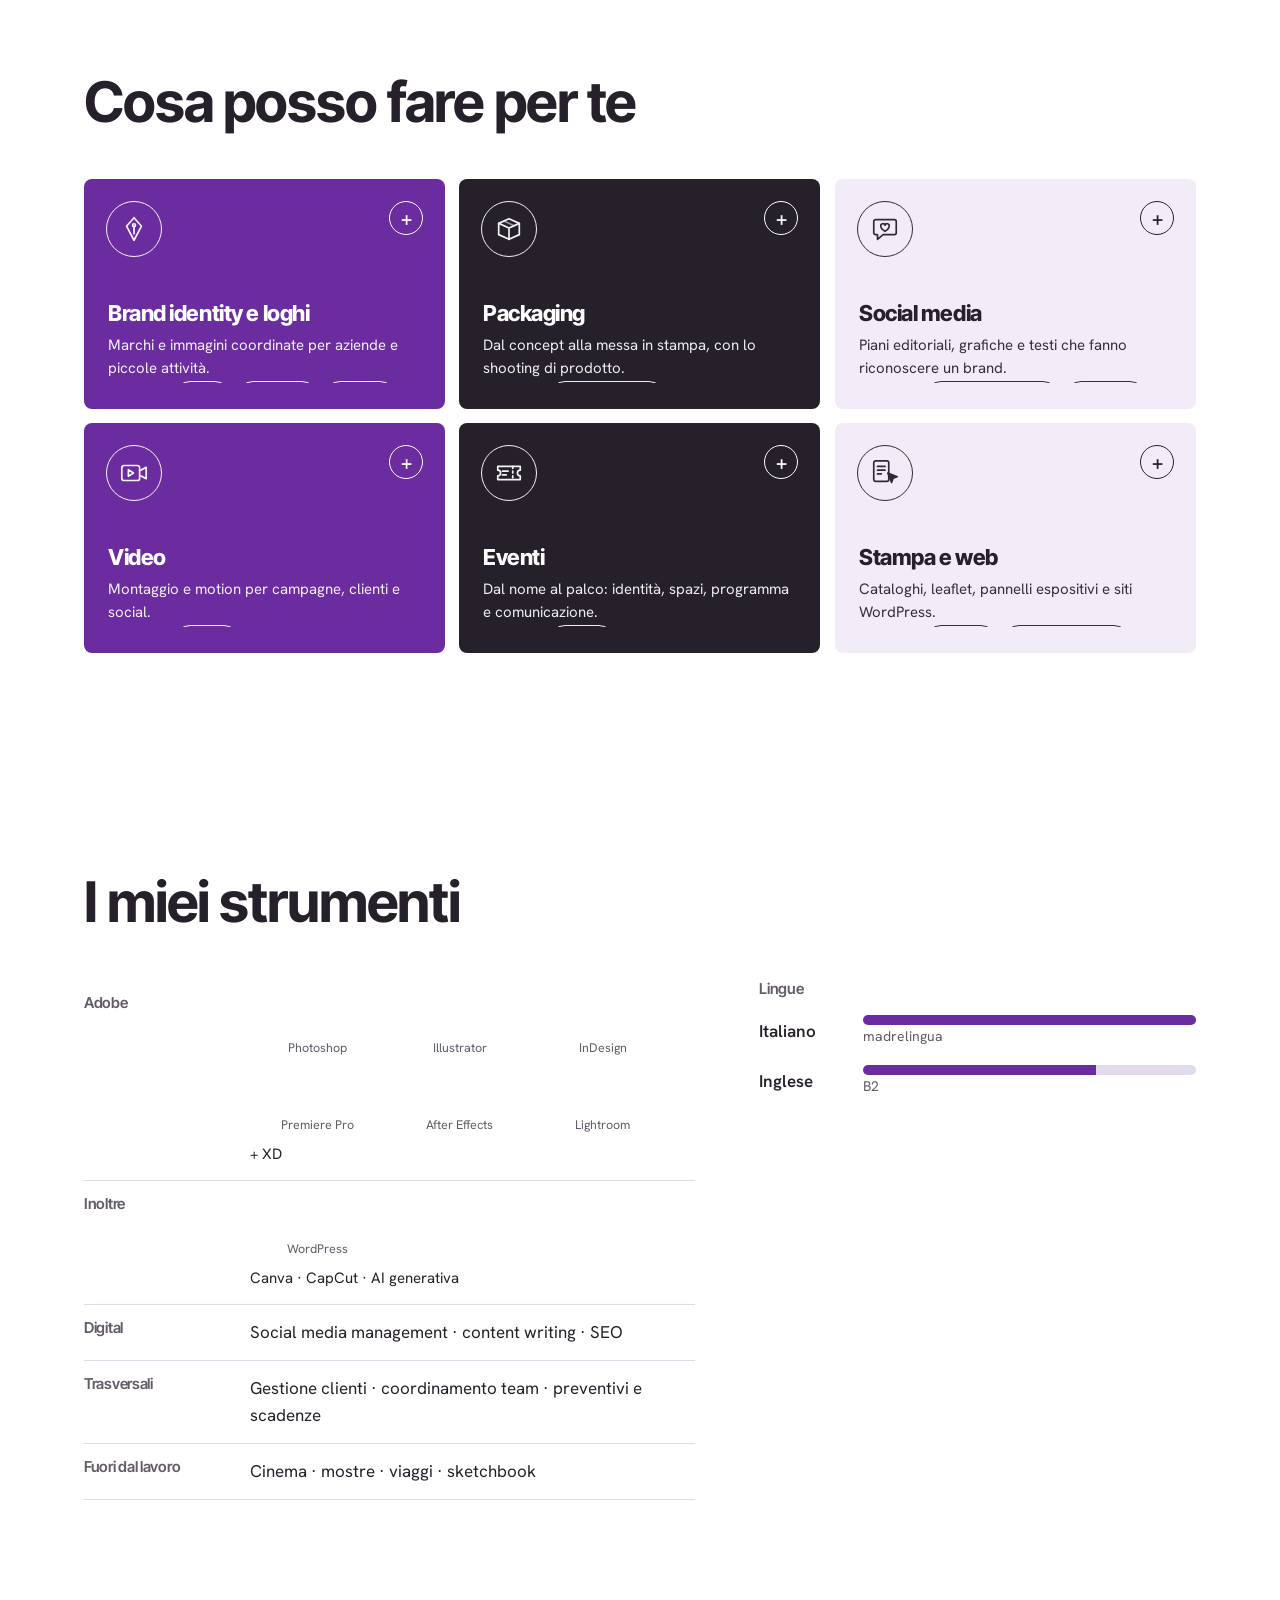
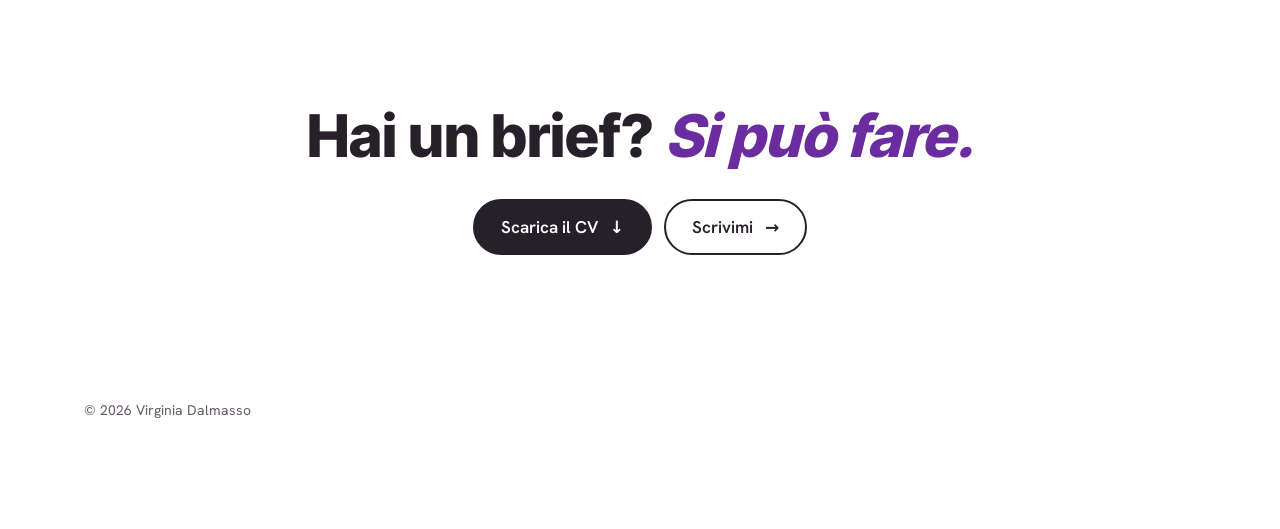
<file: cv.html>
<!doctype html><meta charset="utf-8"><meta name="robots" content="noindex, follow"><title>Chi sono · Virginia Dalmasso</title><meta http-equiv="refresh" content="0; url=chi-sono.html"><link rel="canonical" href="https://profili-cv.github.io/virginia-dalmasso/chi-sono.html"><a href="chi-sono.html">Chi sono</a>
</file>
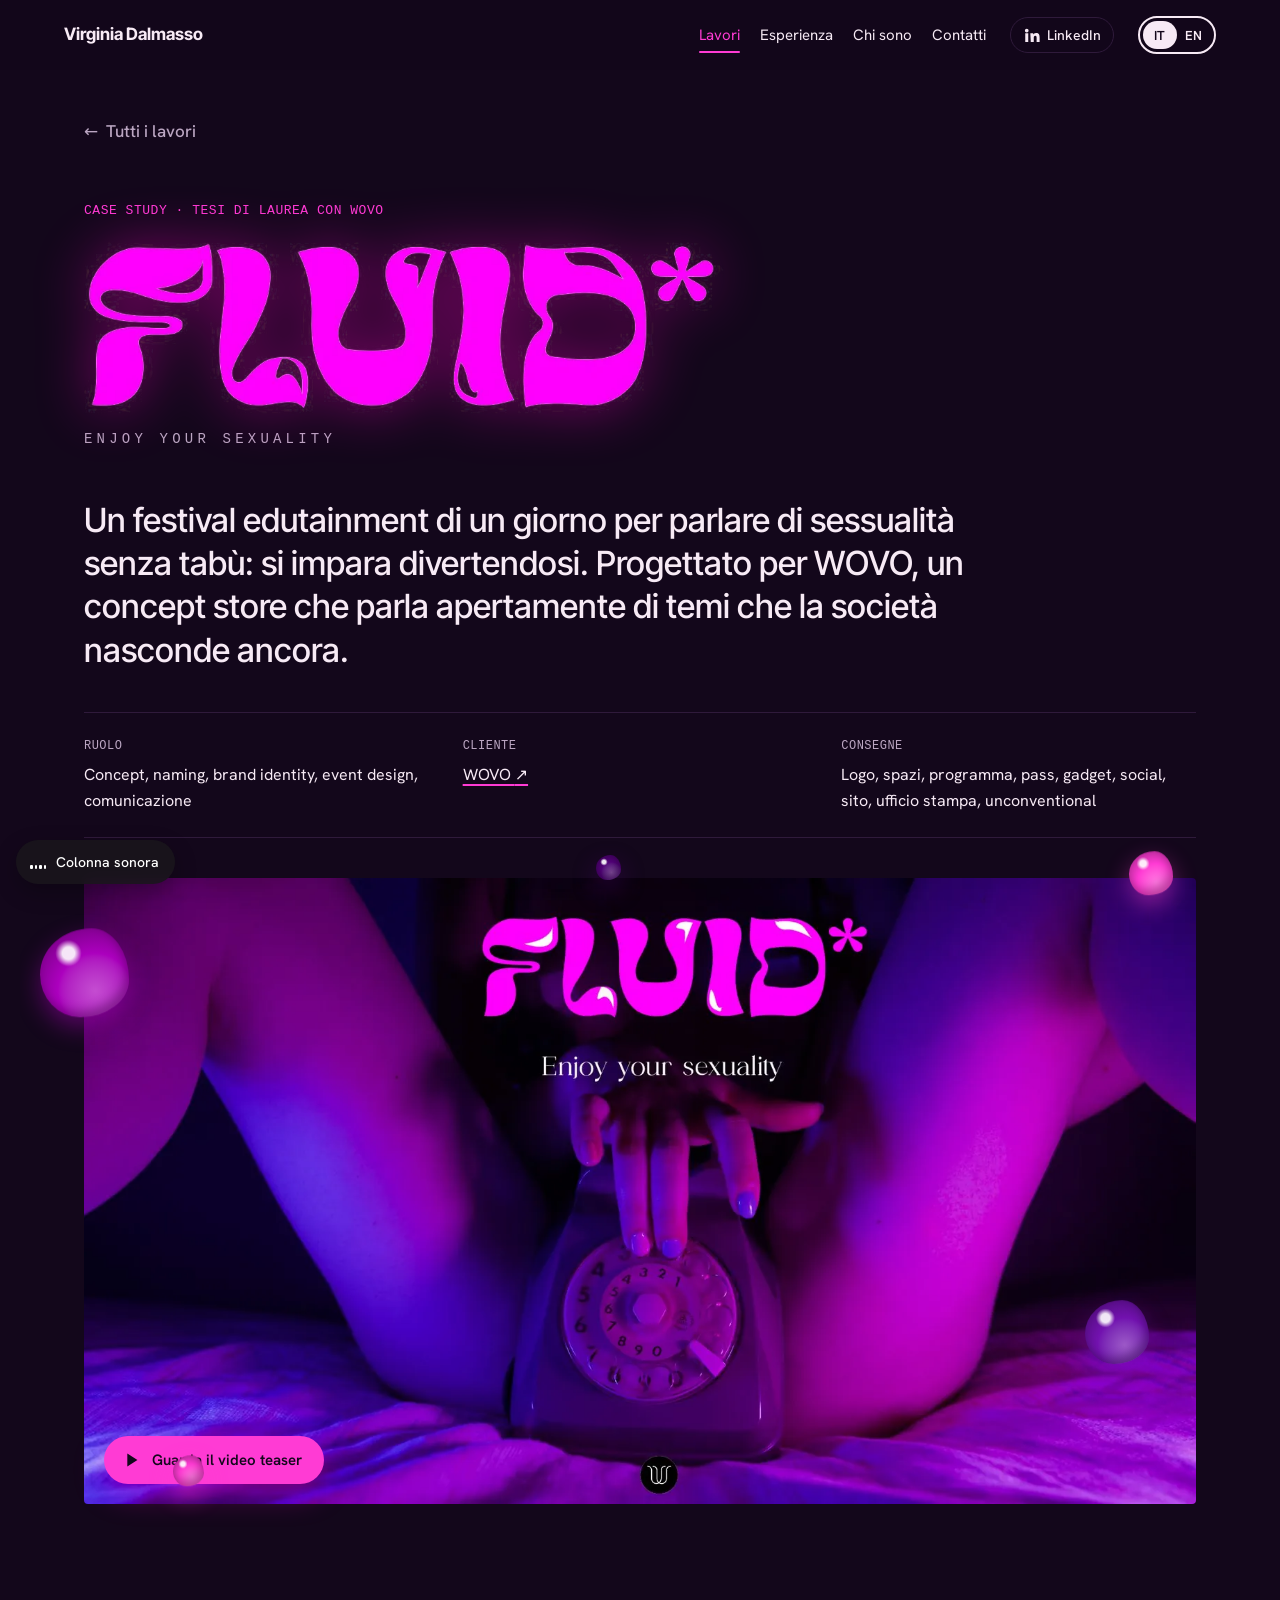
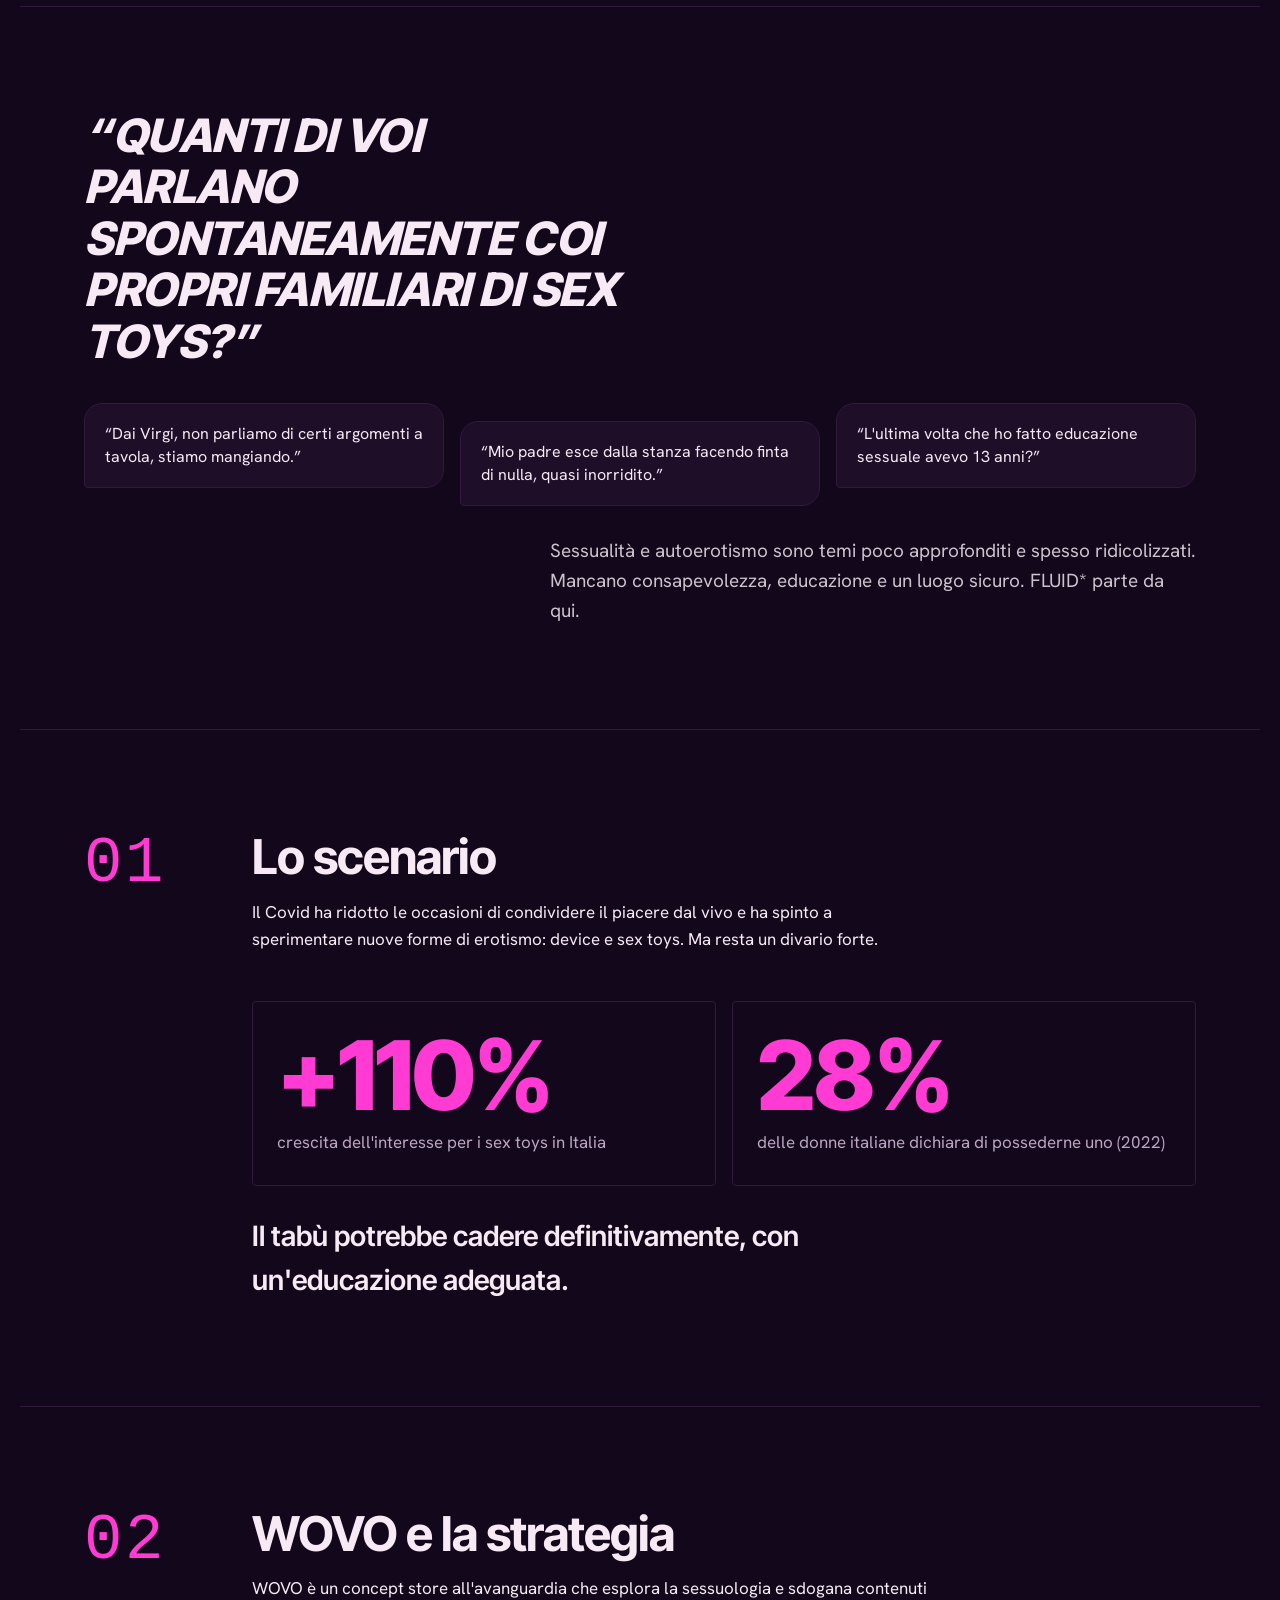
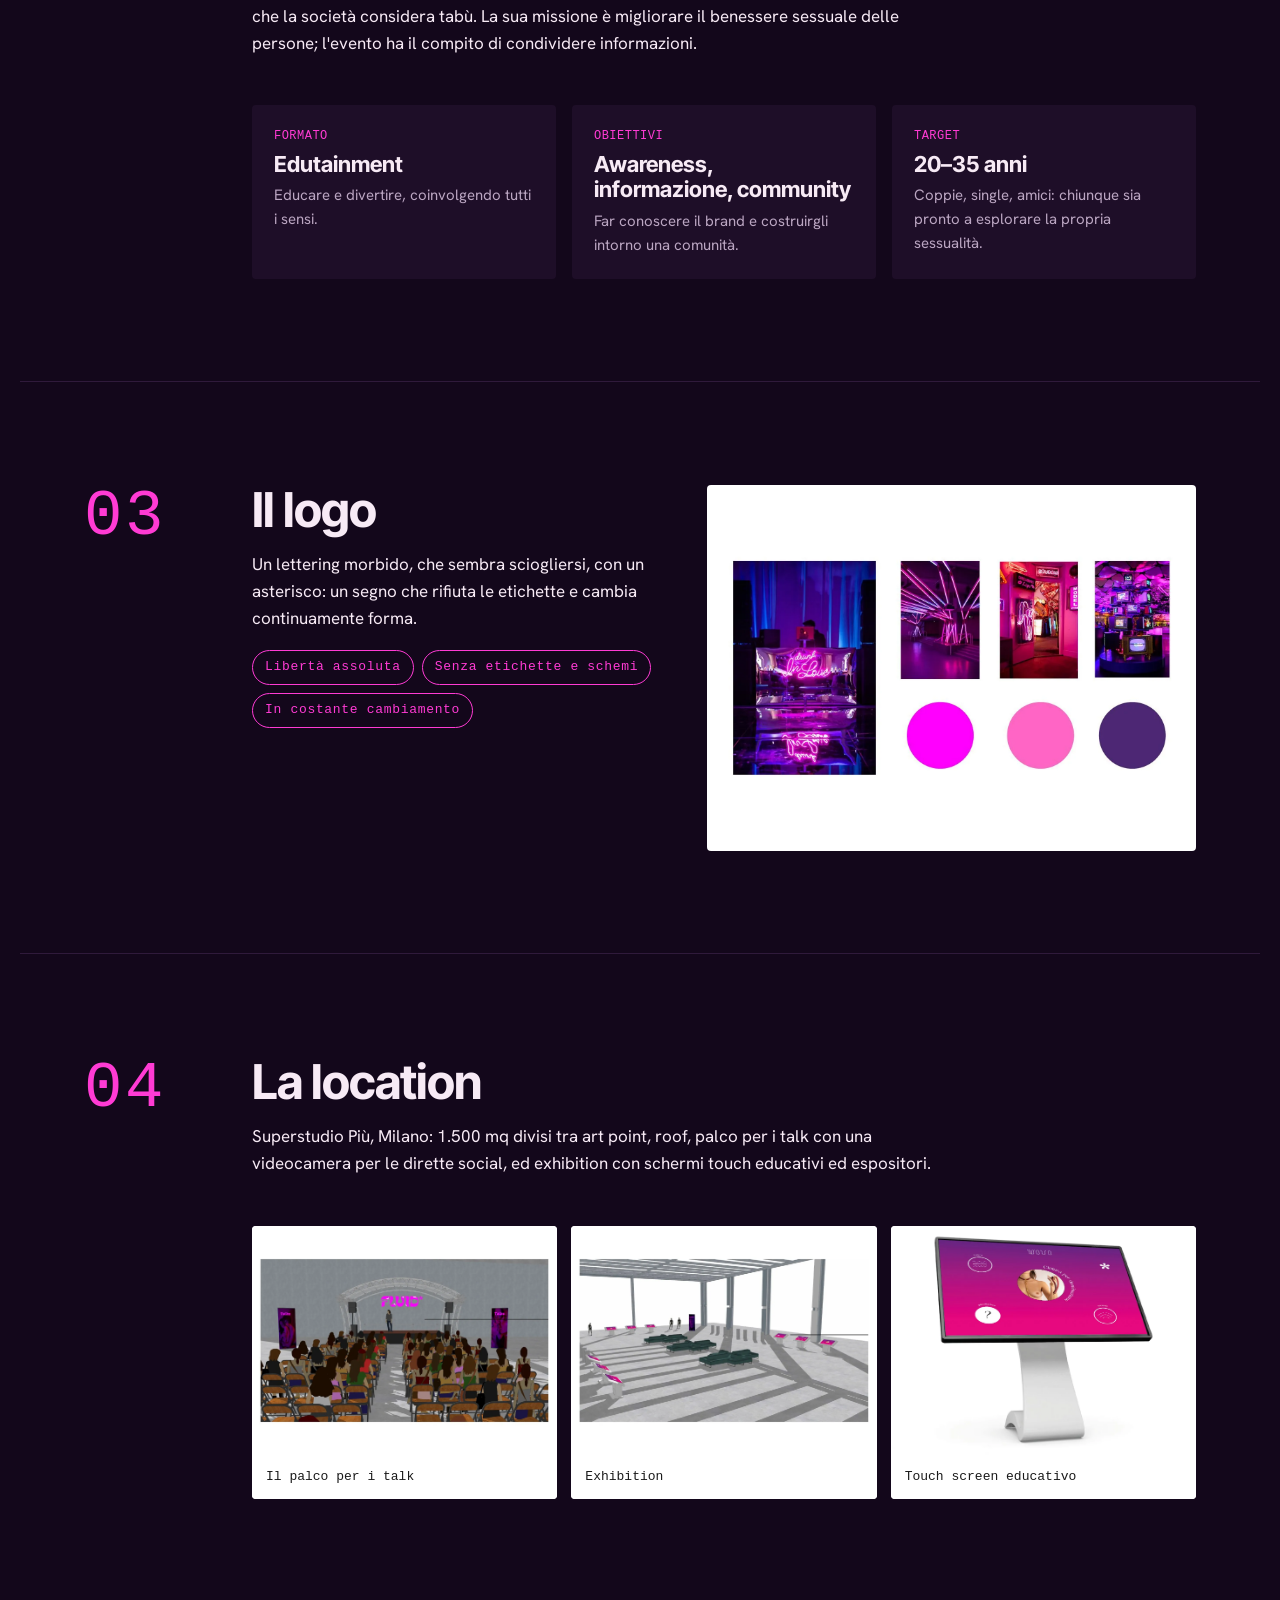
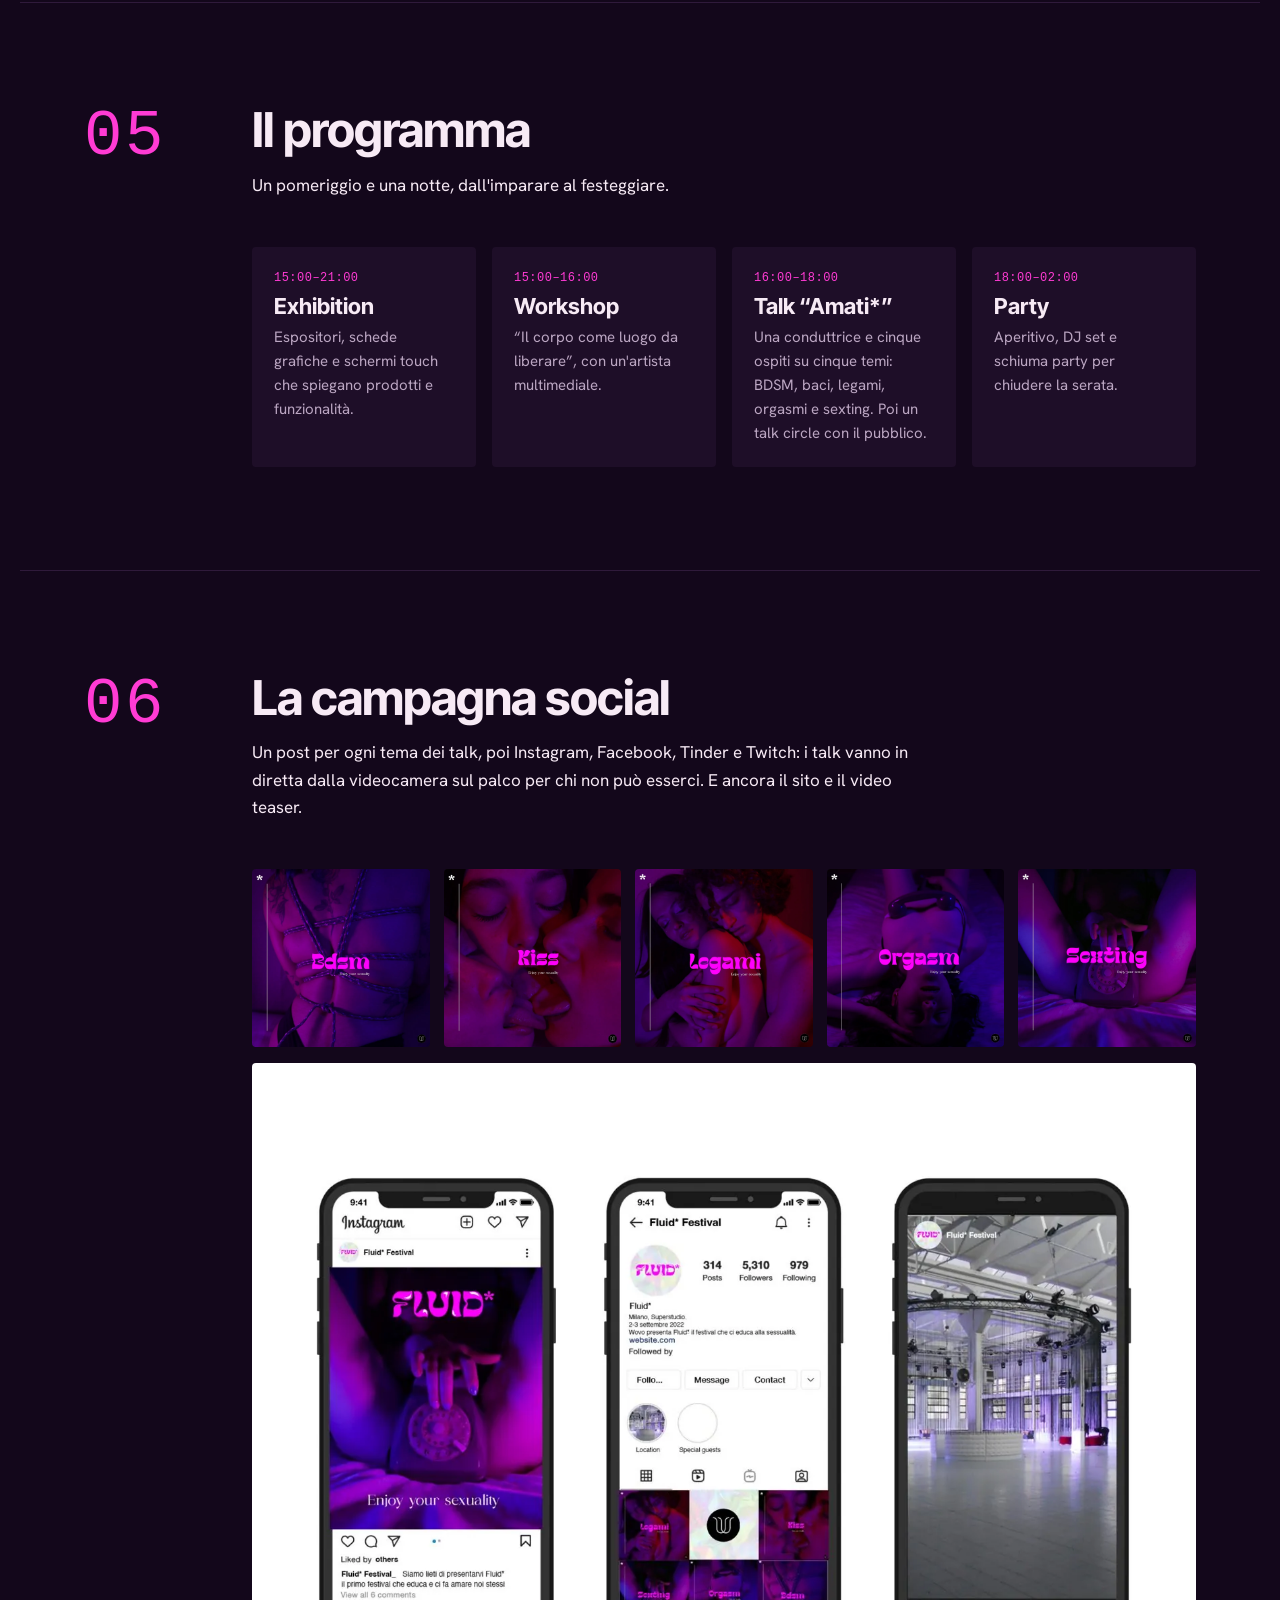
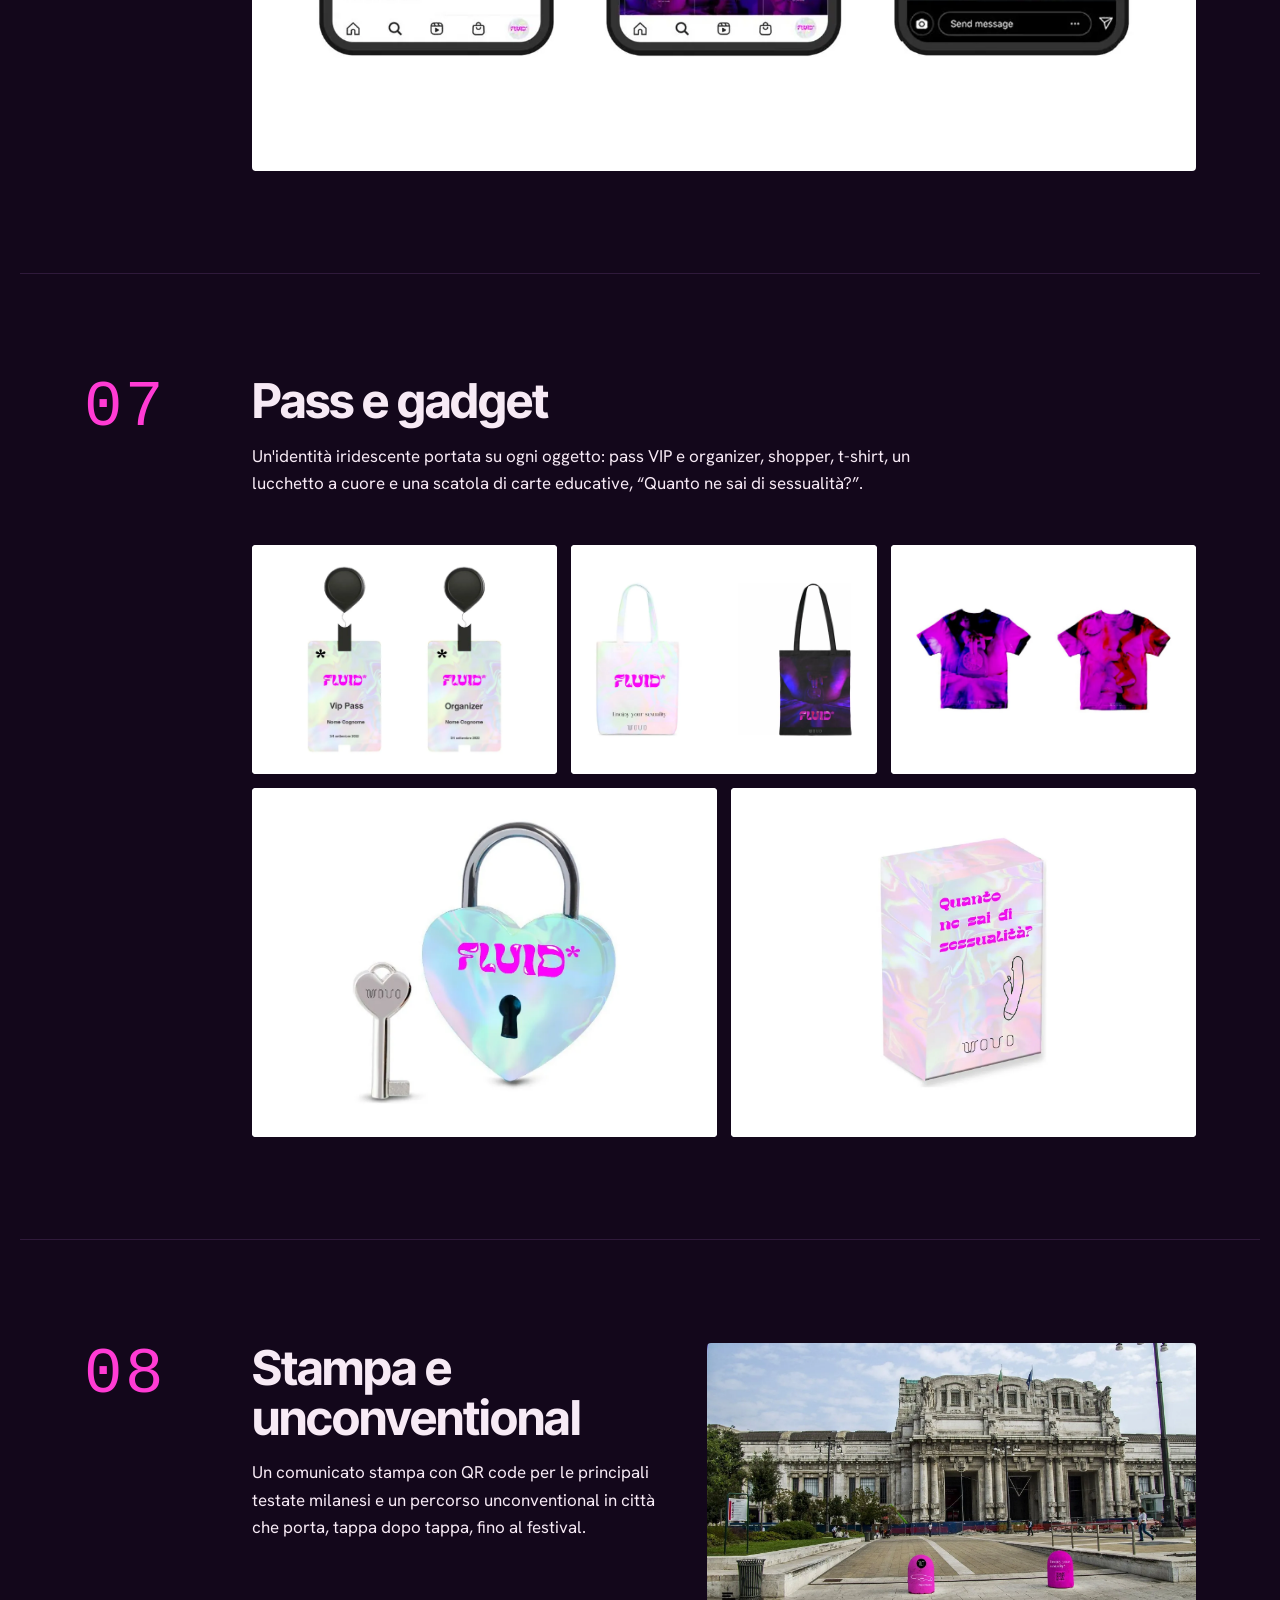
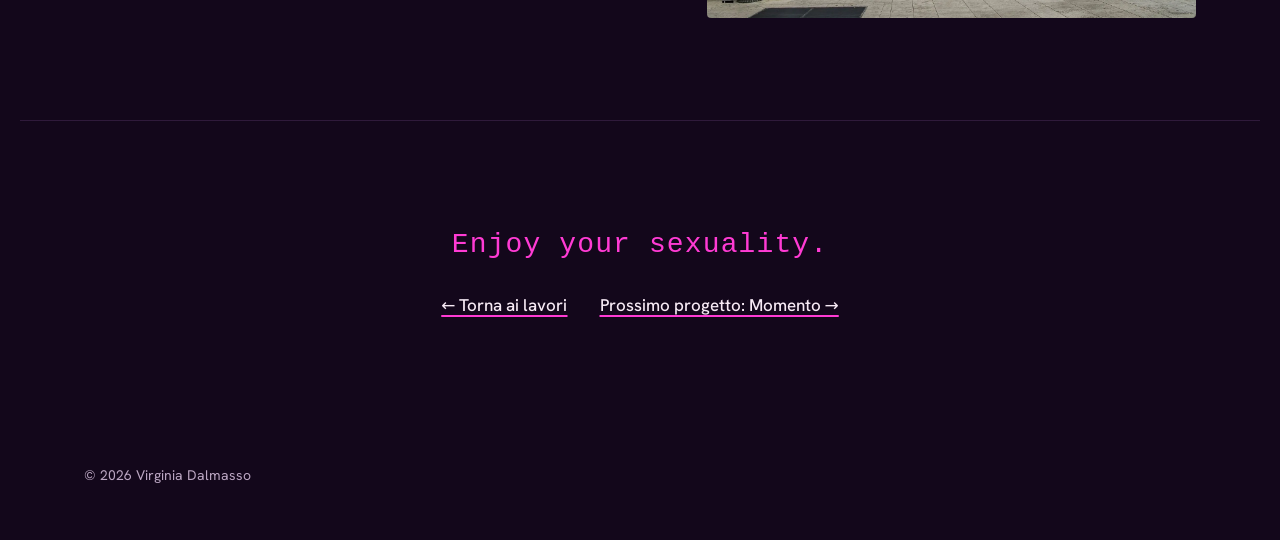
<file: fluid.html>
<!doctype html> <html lang="it" class="no-js"> <head> <meta charset="utf-8"> <meta name="viewport" content="width=device-width,initial-scale=1"> <title>FLUID* · Virginia Dalmasso</title> <meta name="description" content="FLUID*, progetto di tesi di Virginia Dalmasso con WOVO: un festival edutainment sulla sessualità, dal nome al palco, dai social al gadget."> <link rel="canonical" href="https://profili-cv.github.io/virginia-dalmasso/fluid.html"> <meta property="og:locale" content="it_IT"> <meta property="og:site_name" content="Virginia Dalmasso"> <script type="application/ld+json">{"@context": "https://schema.org", "@type": "CreativeWork", "url": "https://profili-cv.github.io/virginia-dalmasso/fluid.html", "name": "FLUID*", "description": "FLUID*, progetto di tesi di Virginia Dalmasso con WOVO: un festival edutainment sulla sessualità, dal nome al palco, dai social al gadget.", "image": "https://profili-cv.github.io/virginia-dalmasso/img/fluid-cover.jpg", "inLanguage": "it", "creator": {"@type": "Person", "name": "Virginia Dalmasso", "url": "https://profili-cv.github.io/virginia-dalmasso/"}}</script> <link rel="icon" href="favicon.svg?v=2" type="image/svg+xml"> <link rel="apple-touch-icon" href="img/apple-touch-icon.png"> <meta property="og:type" content="article"> <meta property="og:url" content="https://profili-cv.github.io/virginia-dalmasso/fluid.html"> <meta property="og:title" content="FLUID* · Virginia Dalmasso"> <meta property="og:description" content="Enjoy your sexuality. Un festival per parlare di sessualità senza tabù."> <meta property="og:image" content="https://profili-cv.github.io/virginia-dalmasso/img/fluid-cover.jpg"> <meta name="twitter:card" content="summary_large_image"> <link rel="preload" href="fonts/inter-tight.woff2" as="font" type="font/woff2" crossorigin> <link rel="stylesheet" href="style.css?v=59"> <link rel="stylesheet" href="momento.css?v=5"> <script>try{sessionStorage.getItem("pl-seen")||document.documentElement.classList.add("pl-on")}catch(e){document.documentElement.classList.add("pl-on")}</script> </head> <body class="cs-momento cs-fluid"> <div class="preloader" aria-hidden="true"> <div class="pl-seal"> <svg class="pl-ring" viewBox="0 0 200 200"><defs><path id="pl-path" d="M100,100 m-82,0 a82,82 0 1,1 164,0 a82,82 0 1,1 -164,0"/></defs><text><textPath href="#pl-path" textLength="508" lengthAdjust="spacing">THINK BIG · COMMUNICATION DESIGN · TORINO ·</textPath></text></svg> <svg class="pl-track" viewBox="0 0 200 200"><circle cx="100" cy="100" r="64"/></svg> <img class="pl-mono pl-mono-light" src="img/vd-monogramma.svg" alt=""> <img class="pl-mono pl-mono-dark" src="img/vd-monogramma-negativo.svg" alt=""> </div> </div> <a class="skip" href="#progetto" data-en="Skip to the project">Vai al progetto</a> <header class="nav"> <a class="nav-name" href="index.html">Virginia Dalmasso</a> <nav aria-label="Sezioni"> <a href="index.html#lavori" aria-current="page" data-en="Work">Lavori</a> <a href="index.html#esperienza" data-en="Experience">Esperienza</a> <a href="index.html#chi-sono" data-en="About">Chi sono</a> <a href="index.html#contatti" data-en="Contact">Contatti</a> </nav> <a class="nav-in" href="https://www.linkedin.com/in/virginia-dalmasso-7b20ab218/" target="_blank" rel="noopener" aria-label="LinkedIn"><svg viewBox="0 0 24 24" width="18" height="18" aria-hidden="true"><path fill="currentColor" d="M4.98 3.5a2.5 2.5 0 1 1 0 5 2.5 2.5 0 0 1 0-5zM3 9.75h4v11.5H3zM9.75 9.75h3.8v1.6h.06c.53-1 1.83-2.05 3.77-2.05 4.03 0 4.77 2.6 4.77 6v5.95h-4v-5.27c0-1.26-.02-2.88-1.76-2.88-1.76 0-2.03 1.37-2.03 2.79v5.36h-4z"/></svg><span class="nav-in-text">LinkedIn</span></a> <button class="lang" type="button" id="lang" aria-label="Switch to English"><span class="lang-opt is-on">IT</span><span class="lang-opt">EN</span></button> </header> <main id="top"> <section class="cs-hero" id="progetto" data-fx="fluid-page"> <a class="back" href="index.html#lavori"><span aria-hidden="true">←</span> <span data-en="All work">Tutti i lavori</span></a> <p class="mono label" data-en="Case study · Graduation thesis with WOVO">Case study · Tesi di laurea con WOVO</p> <h1 class="sr-only">FLUID*</h1> <img class="cs-logo fl-logo" src="img/fluid/logo.webp" alt="Logo FLUID*" width="898" height="242"> <p class="fl-payoff">Enjoy your sexuality</p> <p class="cs-lead" data-en="A one-day edutainment festival to talk about sexuality without taboos: you learn while having fun. Designed for WOVO, a concept store that talks openly about topics society still hides.">Un festival edutainment di un giorno per parlare di sessualità senza tabù: si impara divertendosi. Progettato per WOVO, un concept store che parla apertamente di temi che la società nasconde ancora.</p> <dl class="cs-facts"> <div><dt class="mono" data-en="Role">Ruolo</dt><dd data-en="Concept, naming, brand identity, event design, communication">Concept, naming, brand identity, event design, comunicazione</dd></div> <div><dt class="mono" data-en="Client">Cliente</dt><dd><a href="https://wovostore.com/" target="_blank" rel="noopener">WOVO <span aria-hidden="true">↗</span></a></dd></div> <div><dt class="mono" data-en="Deliverables">Consegne</dt><dd data-en="Logo, spaces, programme, passes, gadgets, social, website, press, unconventional">Logo, spazi, programma, pass, gadget, social, sito, ufficio stampa, unconventional</dd></div> </dl> <figure class="cs-cover fl-cover"> <img src="img/fluid-cover.webp" alt="Copertina di FLUID*: il logo fucsia su una foto viola" data-en-alt="FLUID* cover: the fuchsia logo on a purple photo" width="1600" height="900"> <button class="fl-play" type="button" data-video-open aria-haspopup="dialog" data-cursor="Guarda" data-cursor-en="Watch"><svg viewBox="0 0 24 24" width="22" height="22" aria-hidden="true"><path d="M8 5v14l11-7z" fill="currentColor"/></svg><span data-en="Watch the teaser">Guarda il video teaser</span></button> </figure> </section> <section class="cs-quote"> <blockquote> <p data-en="“How many of you talk to your family about sex toys?”">“Quanti di voi parlano spontaneamente coi propri familiari di sex toys?”</p> </blockquote> <ul class="fl-voices"> <li data-en="“Come on Virgi, let's not talk about these things at the table, we're eating.”">“Dai Virgi, non parliamo di certi argomenti a tavola, stiamo mangiando.”</li> <li data-en="“My dad leaves the room pretending nothing happened, almost horrified.”">“Mio padre esce dalla stanza facendo finta di nulla, quasi inorridito.”</li> <li data-en="“The last time I had sex education I was 13?”">“L'ultima volta che ho fatto educazione sessuale avevo 13 anni?”</li> </ul> <p class="cs-why" data-en="Sexuality and self-pleasure are topics rarely explored and often ridiculed. What's missing is awareness, education and a safe place. That's where FLUID* starts.">Sessualità e autoerotismo sono temi poco approfonditi e spesso ridicolizzati. Mancano consapevolezza, educazione e un luogo sicuro. FLUID* parte da qui.</p> </section> <section class="cs-sec"> <p class="num mono">01</p> <div class="cs-text"> <h2 data-en="The scenario">Lo scenario</h2> <p data-en="Covid reduced the chance to share pleasure in person and pushed people to try new forms of eroticism: devices and sex toys. Yet a strong gap remains.">Il Covid ha ridotto le occasioni di condividere il piacere dal vivo e ha spinto a sperimentare nuove forme di erotismo: device e sex toys. Ma resta un divario forte.</p> </div> <div class="fl-stats"> <div><b>+110%</b><span data-en="growth of interest in sex toys in Italy">crescita dell'interesse per i sex toys in Italia</span></div> <div><b>28%</b><span data-en="of Italian women say they own one (2022)">delle donne italiane dichiara di possederne uno (2022)</span></div> </div> <p class="fl-conclusion" data-en="The taboo could finally fall, with the right education.">Il tabù potrebbe cadere definitivamente, con un'educazione adeguata.</p> </section> <section class="cs-sec"> <p class="num mono">02</p> <div class="cs-text"> <h2 data-en="WOVO and the strategy">WOVO e la strategia</h2> <p data-en="WOVO is a cutting-edge concept store that explores sexology and normalises content society treats as taboo. Its mission is to improve people's sexual wellbeing; the event's job is to share knowledge.">WOVO è un concept store all'avanguardia che esplora la sessuologia e sdogana contenuti che la società considera tabù. La sua missione è migliorare il benessere sessuale delle persone; l'evento ha il compito di condividere informazioni.</p> </div> <ul class="fl-pillars"> <li><span class="mono" data-en="Format">Formato</span><b>Edutainment</b><span data-en="Learning and fun, engaging all the senses.">Educare e divertire, coinvolgendo tutti i sensi.</span></li> <li><span class="mono" data-en="Goals">Obiettivi</span><b data-en="Awareness, information, community">Awareness, informazione, community</b><span data-en="Make the brand known and build a community around it.">Far conoscere il brand e costruirgli intorno una comunità.</span></li> <li><span class="mono">Target</span><b data-en="20–35 years old">20–35 anni</b><span data-en="Couples, singles, friends: anyone ready to explore their sexuality.">Coppie, single, amici: chiunque sia pronto a esplorare la propria sessualità.</span></li> </ul> </section> <section class="cs-sec cs-split"> <p class="num mono">03</p> <div class="cs-text"> <h2 data-en="The logo">Il logo</h2> <p data-en="A fluid, melting lettering with an asterisk: a mark that refuses labels and keeps changing shape.">Un lettering morbido, che sembra sciogliersi, con un asterisco: un segno che rifiuta le etichette e cambia continuamente forma.</p> <ul class="fl-values mono"> <li data-en="Absolute freedom">Libertà assoluta</li> <li data-en="No labels, no rules">Senza etichette e schemi</li> <li data-en="Always changing">In costante cambiamento</li> </ul> </div> <figure class="cs-img"><img src="img/fluid/moodboard.webp" alt="Moodboard: luci al neon fucsia e viola, con la palette" data-en-alt="Moodboard: fuchsia and purple neon lights, with the palette" loading="lazy"></figure> </section> <section class="cs-sec"> <p class="num mono">04</p> <div class="cs-text"> <h2 data-en="The location">La location</h2> <p data-en="Superstudio Più, Milan: 1,500 m² split into an art point, a roof, a stage for the talks with a camera for live social streaming, and an exhibition with educational touch screens and product displays.">Superstudio Più, Milano: 1.500 mq divisi tra art point, roof, palco per i talk con una videocamera per le dirette social, ed exhibition con schermi touch educativi ed espositori.</p> </div> <div class="fl-grid three"> <figure class="cs-img white"><img src="img/fluid-art-point.webp" alt="Render del palco per i talk" data-en-alt="Render of the talk stage" loading="lazy"><figcaption data-en="The stage for the talks">Il palco per i talk</figcaption></figure> <figure class="cs-img white"><img src="img/fluid-exhibition.webp" alt="Render dell'area exhibition" data-en-alt="Render of the exhibition area" loading="lazy"><figcaption data-en="Exhibition">Exhibition</figcaption></figure> <figure class="cs-img white"><img src="img/fluid-touch.webp" alt="Totem touch screen educativo" data-en-alt="Educational touch-screen kiosk" loading="lazy"><figcaption data-en="Educational touch screen">Touch screen educativo</figcaption></figure> </div> </section> <section class="cs-sec"> <p class="num mono">05</p> <div class="cs-text"> <h2 data-en="The programme">Il programma</h2> <p data-en="One afternoon and one night, from learning to partying.">Un pomeriggio e una notte, dall'imparare al festeggiare.</p> </div> <ol class="fl-programme"> <li><span class="mono">15:00–21:00</span><b>Exhibition</b><span data-en="Product displays, graphic cards and touch screens that explain how things work.">Espositori, schede grafiche e schermi touch che spiegano prodotti e funzionalità.</span></li> <li><span class="mono">15:00–16:00</span><b>Workshop</b><span data-en="“The body as a place to set free”, with a multimedia artist.">“Il corpo come luogo da liberare”, con un'artista multimediale.</span></li> <li><span class="mono">16:00–18:00</span><b>Talk “Amati*”</b><span data-en="A host and five guests on five topics: BDSM, kisses, ties, orgasms and sexting. Then a talk circle with the audience.">Una conduttrice e cinque ospiti su cinque temi: BDSM, baci, legami, orgasmi e sexting. Poi un talk circle con il pubblico.</span></li> <li><span class="mono">18:00–02:00</span><b>Party</b><span data-en="Aperitivo, DJ set and a foam party to close the night.">Aperitivo, DJ set e schiuma party per chiudere la serata.</span></li> </ol> </section> <section class="cs-sec"> <p class="num mono">06</p> <div class="cs-text"> <h2 data-en="Social campaign">La campagna social</h2> <p data-en="One post for each topic of the talks, plus Instagram, Facebook, Tinder and Twitch: the talks stream live from the stage camera for those who can't be there. Then the website and the video teaser.">Un post per ogni tema dei talk, poi Instagram, Facebook, Tinder e Twitch: i talk vanno in diretta dalla videocamera sul palco per chi non può esserci. E ancora il sito e il video teaser.</p> </div> <div class="fl-grid five"> <figure class="cs-img"><img src="img/fluid-post-bdsm.webp" alt="Post social FLUID*: BDSM" data-en-alt="FLUID* social post: BDSM" loading="lazy"></figure> <figure class="cs-img"><img src="img/fluid-post-kiss.webp" alt="Post social FLUID*: Kiss" data-en-alt="FLUID* social post: Kiss" loading="lazy"></figure> <figure class="cs-img"><img src="img/fluid-post-legami.webp" alt="Post social FLUID*: Legami" data-en-alt="FLUID* social post: Ties" loading="lazy"></figure> <figure class="cs-img"><img src="img/fluid-post-orgasm.webp" alt="Post social FLUID*: Orgasm" data-en-alt="FLUID* social post: Orgasm" loading="lazy"></figure> <figure class="cs-img"><img src="img/fluid-post-sexting.webp" alt="Post social FLUID*: Sexting" data-en-alt="FLUID* social post: Sexting" loading="lazy"></figure> </div> <figure class="cs-img white wide"><img src="img/fluid-social.webp" alt="Mockup dei profili social di FLUID*" data-en-alt="FLUID* social profile mockups" loading="lazy"></figure> </section> <section class="cs-sec"> <p class="num mono">07</p> <div class="cs-text"> <h2 data-en="Passes and gadgets">Pass e gadget</h2> <p data-en="An iridescent identity carried onto every object: VIP and organizer passes, tote bags, T-shirts, a heart-shaped padlock and a box of educational cards, “How much do you know about sexuality?”.">Un'identità iridescente portata su ogni oggetto: pass VIP e organizer, shopper, t-shirt, un lucchetto a cuore e una scatola di carte educative, “Quanto ne sai di sessualità?”.</p> </div> <div class="fl-grid gadgets"> <figure class="cs-img white"><img src="img/fluid-pass.webp" alt="Pass VIP e organizer" data-en-alt="VIP and organizer passes" loading="lazy"></figure> <figure class="cs-img white"><img src="img/fluid-borse.webp" alt="Shopper con il logo" data-en-alt="Tote bags with the logo" loading="lazy"></figure> <figure class="cs-img white"><img src="img/fluid/tshirt.webp" alt="T-shirt sfumate fucsia e viola" data-en-alt="Fuchsia and purple tie-dye T-shirts" loading="lazy"></figure> <figure class="cs-img white"><img src="img/fluid/lucchetto.webp" alt="Lucchetto a cuore iridescente con il logo" data-en-alt="Iridescent heart padlock with the logo" loading="lazy"></figure> <figure class="cs-img white"><img src="img/fluid/carte.webp" alt="Scatola di carte educative: Quanto ne sai di sessualità?" data-en-alt="Box of educational cards: How much do you know about sexuality?" loading="lazy"></figure> </div> </section> <section class="cs-sec cs-split"> <p class="num mono">08</p> <div class="cs-text"> <h2 data-en="Press and unconventional">Stampa e unconventional</h2> <p data-en="A press release with a QR code for Milan's main papers, and an unconventional trail through the city that leads, step by step, to the festival.">Un comunicato stampa con QR code per le principali testate milanesi e un percorso unconventional in città che porta, tappa dopo tappa, fino al festival.</p> </div> <figure class="cs-img"><img src="img/fluid/milano.webp" alt="Installazioni fucsia di FLUID* davanti alla Stazione Centrale di Milano" data-en-alt="FLUID* fuchsia installations in front of Milan Central Station" loading="lazy"></figure> </section> <section class="cs-end"> <p class="mono label">Enjoy your sexuality.</p> <p class="cs-links"> <a href="index.html#lavori" data-en="← Back to all work">← Torna ai lavori</a> <a href="momento.html" data-en="Next project: Momento →">Prossimo progetto: Momento →</a> </p> </section> </main> <dialog class="video-modal" id="video-modal" aria-label="Video teaser FLUID*"> <button class="video-close" type="button" data-video-close aria-label="Chiudi il video" data-en-label="Close the video"><svg viewBox="0 0 24 24" width="22" height="22" aria-hidden="true"><path d="M6 6l12 12M18 6L6 18" stroke="currentColor" stroke-width="2" fill="none" stroke-linecap="round"/></svg></button> <video id="fluid-video" controls playsinline preload="none" poster="img/fluid-teaser-poster.webp"> <source src="video/fluid-teaser.mp4" type="video/mp4"> </video> </dialog> <footer class="foot"><p>© 2026 Virginia Dalmasso</p></footer> <div class="sound"> <audio id="soundtrack" src="audio/colonna-sonora.mp3?v=2" loop preload="none"></audio> <button type="button" id="sound-btn" class="sound-btn" aria-pressed="false"> <span class="eq" aria-hidden="true"><i></i><i></i><i></i><i></i></span> <span class="sound-label" data-en="Soundtrack">Colonna sonora</span> </button> </div> <script src="script.js?v=20"></script> <script src="menu.js?v=1"></script> <script src="lightbox.js?v=7" data-images=".cs-img img"></script> <script src="lenis.min.js?v=1.1.13"></script> <script src="motion.js?v=1"></script> <script>!function(){var e=document.querySelector(".flatline");if(e)if("IntersectionObserver"in window){var n=new IntersectionObserver((function(s){s[0].isIntersecting&&(e.classList.add("on"),n.disconnect())}),{threshold:.6});n.observe(e)}else e.classList.add("on")}()</script> <script src="preloader.js?v=1"></script> <script src="proj-fx.js?v=5"></script> <script src="cursor.js?v=12"></script> <script data-goatcounter="https://virginia-dalmasso.goatcounter.com/count" async src="https://gc.zgo.at/count.js"></script> </body> </html>
</file>
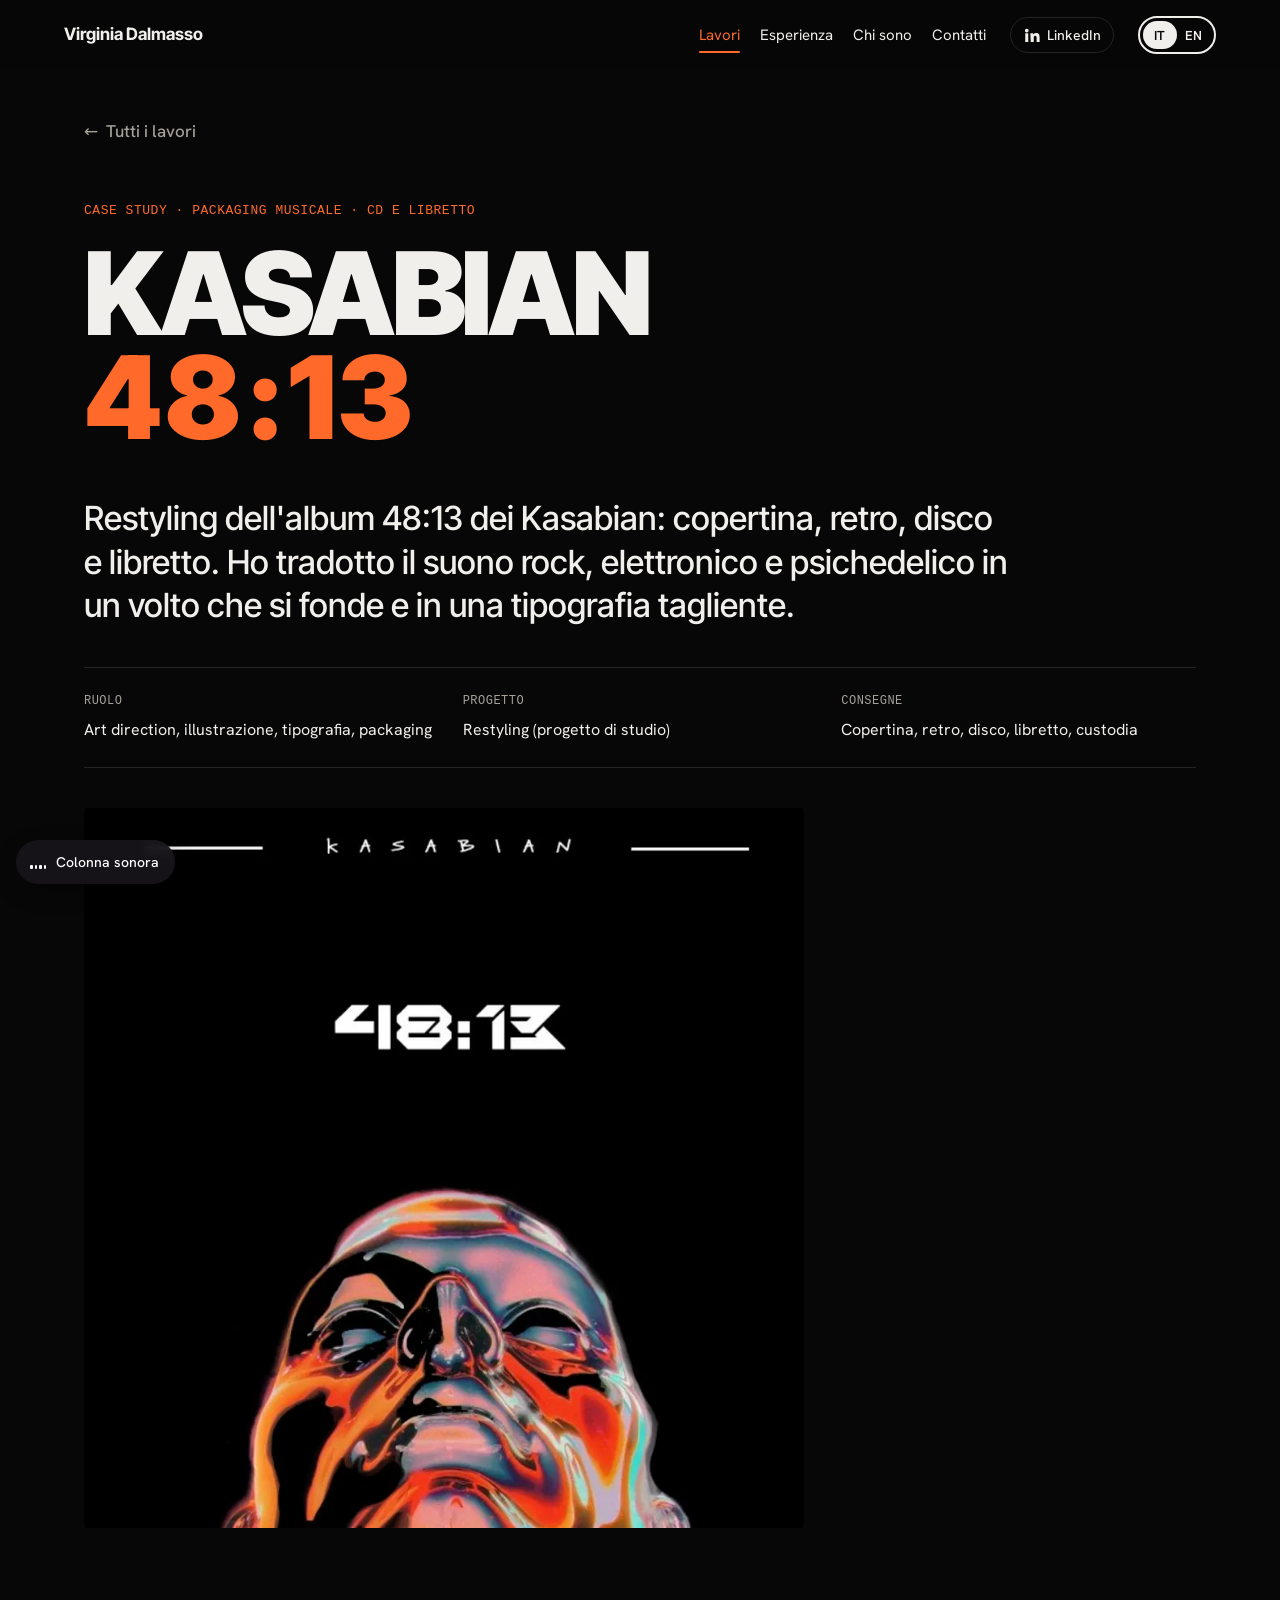
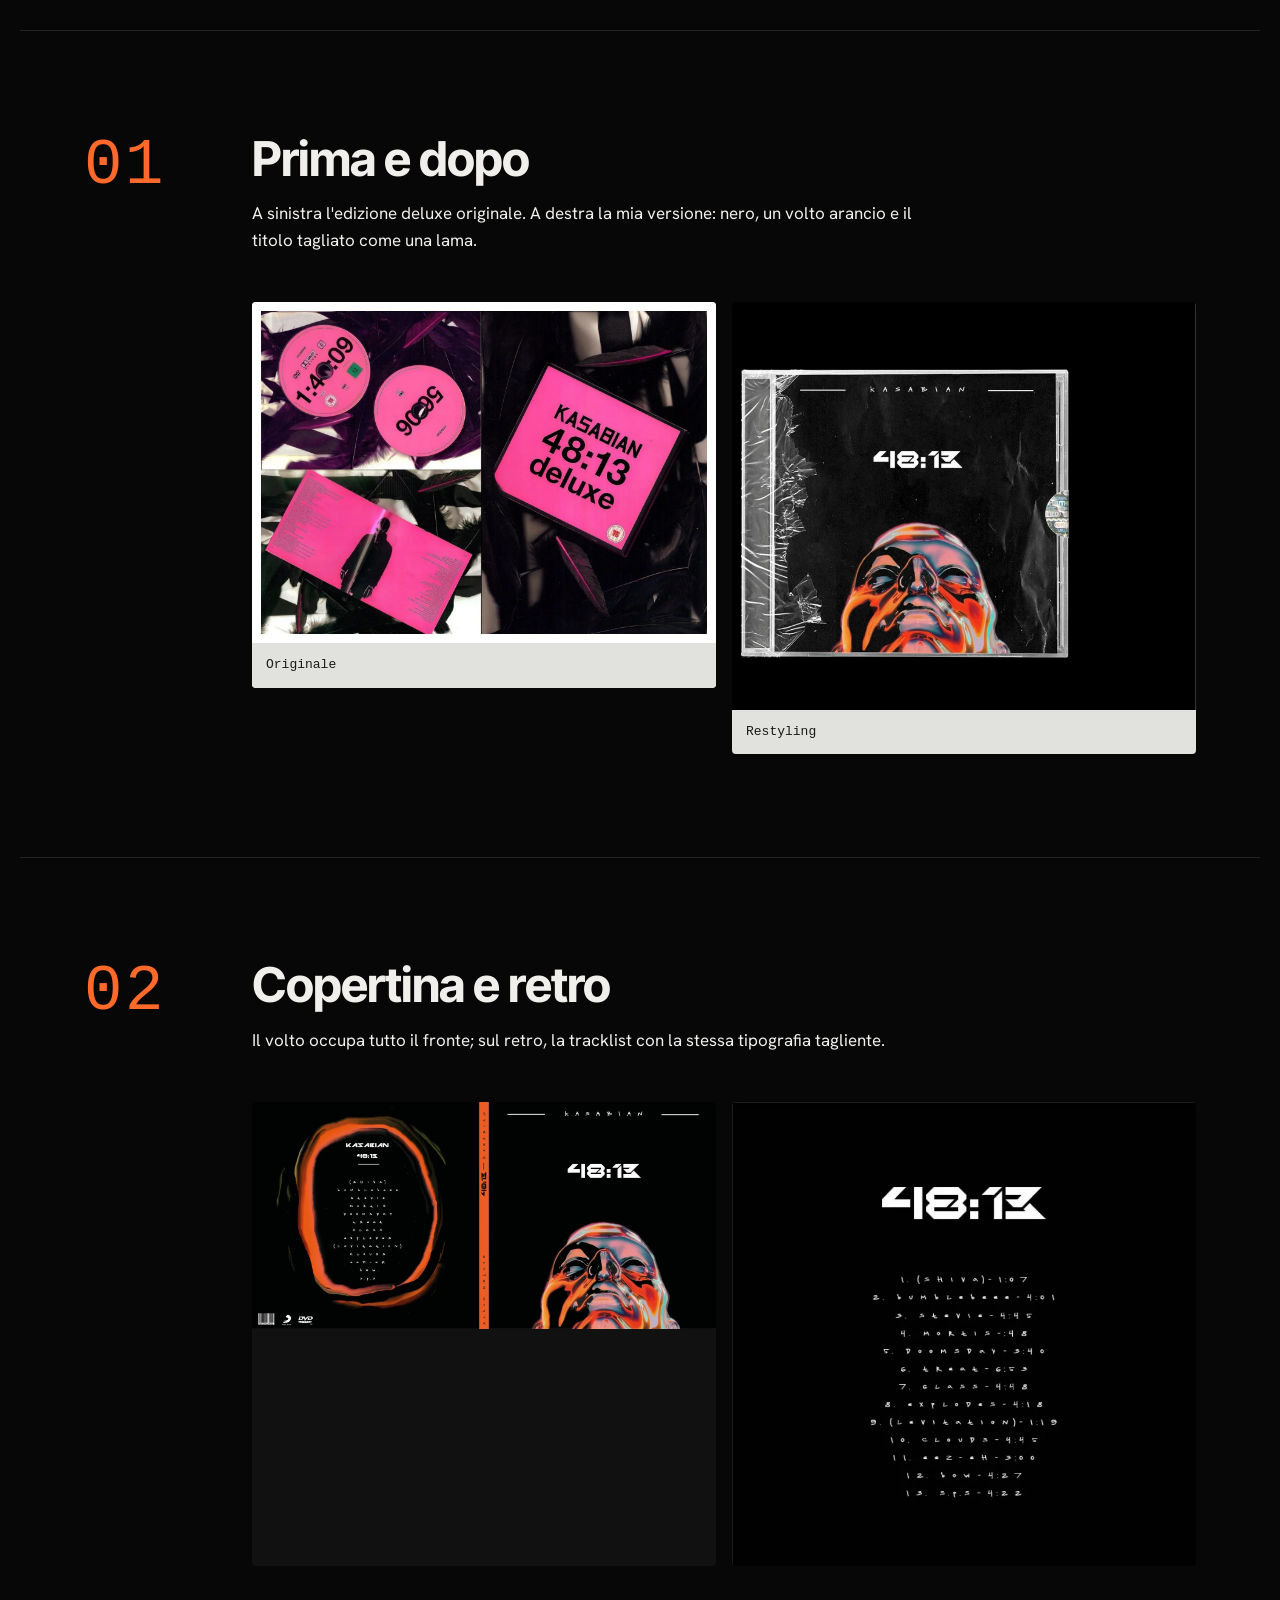
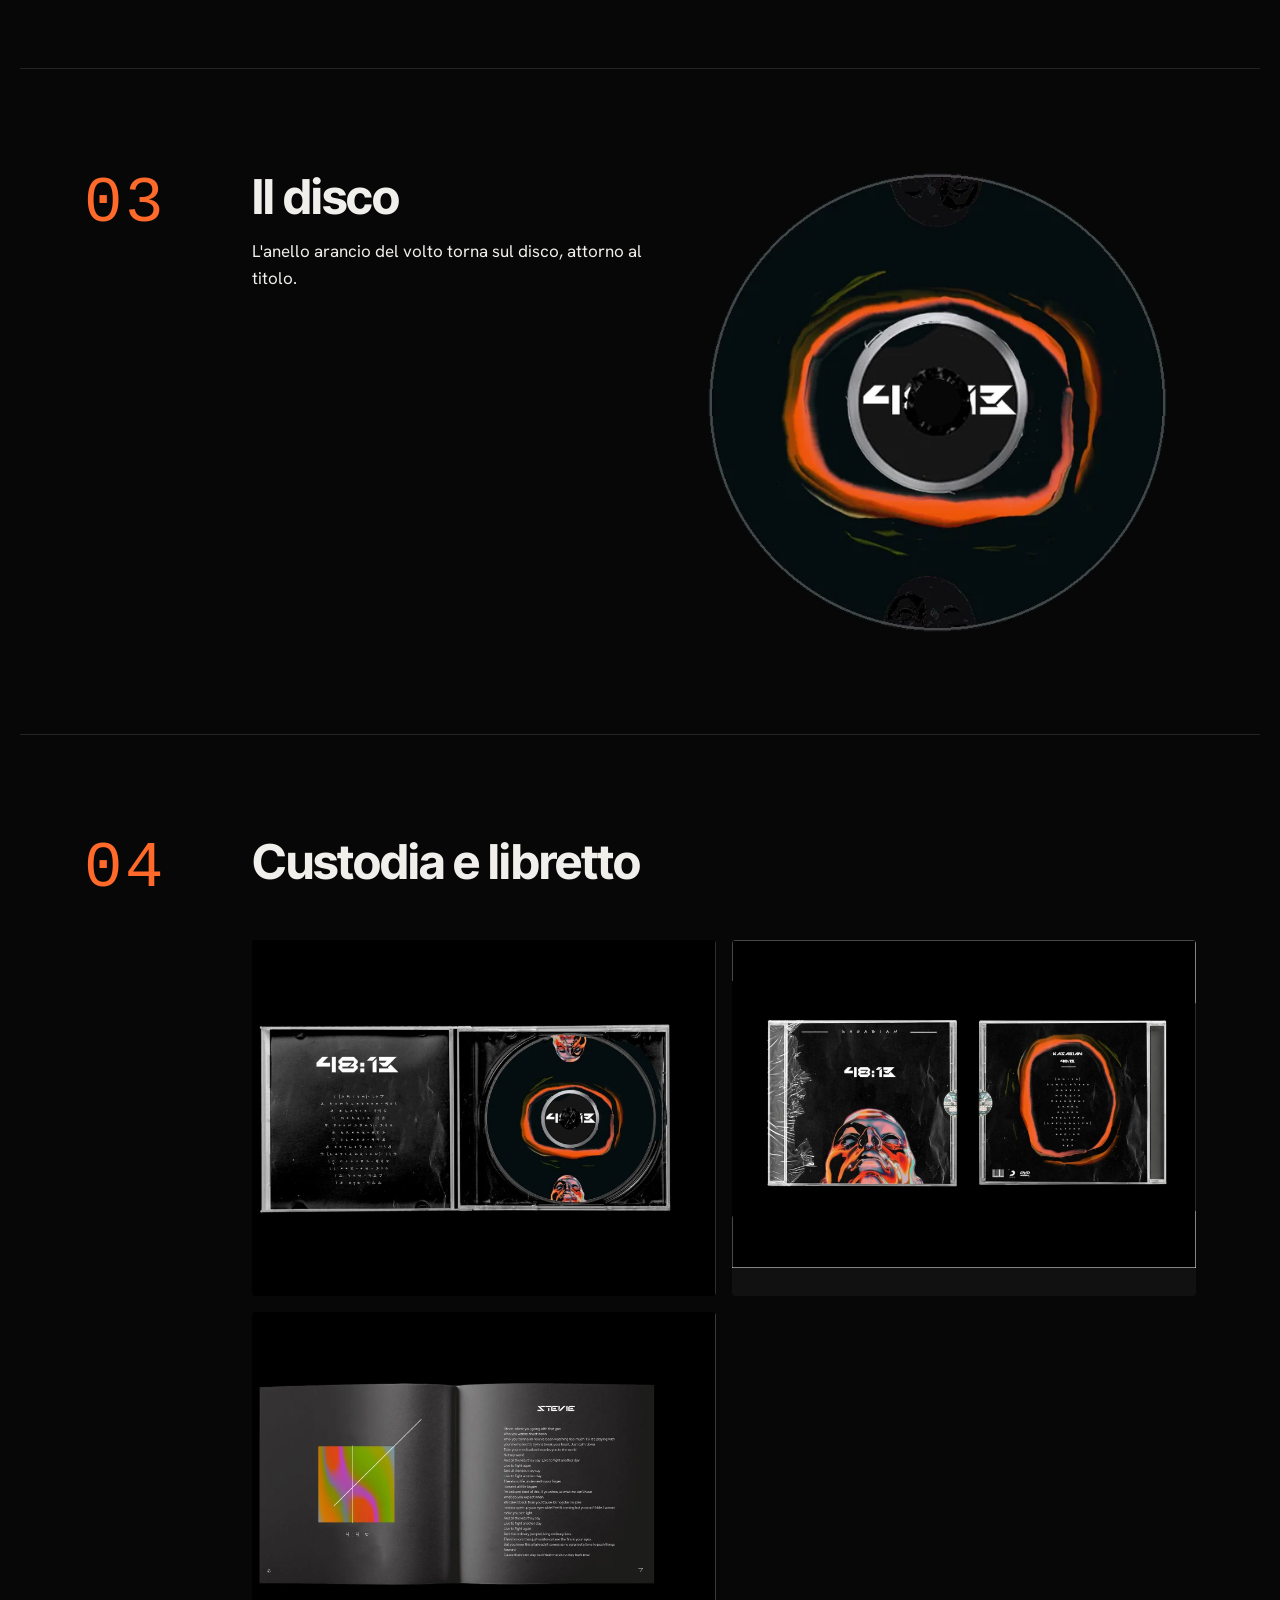
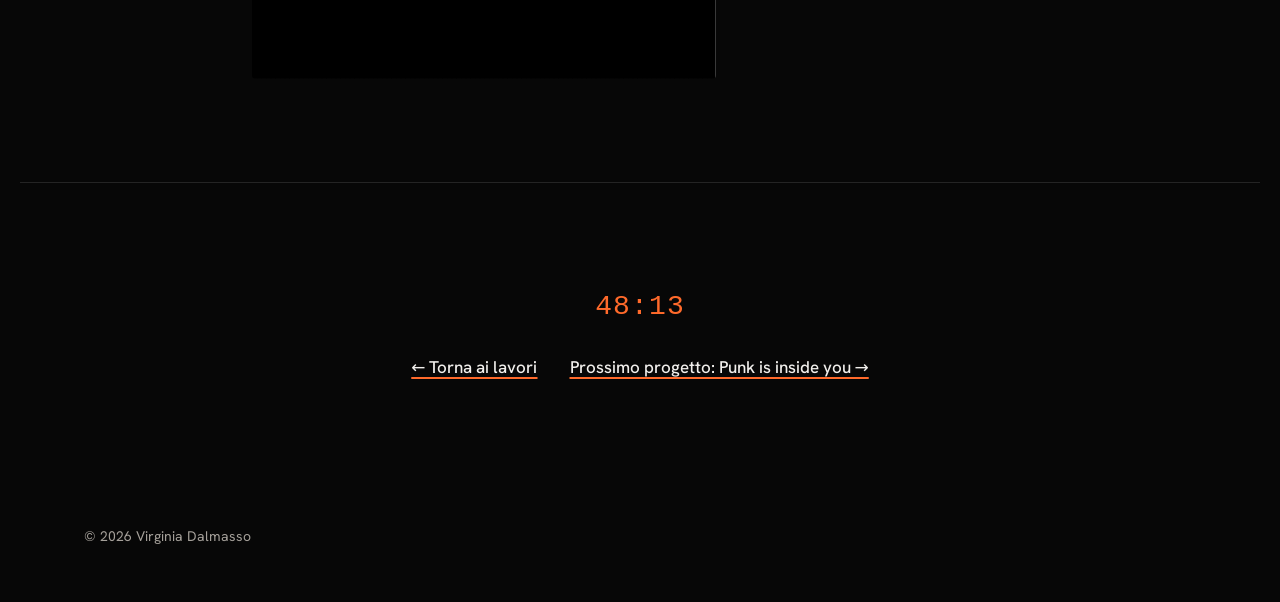
<file: kasabian.html>
<!doctype html> <html lang="it" class="no-js"> <head> <meta charset="utf-8"> <meta name="viewport" content="width=device-width,initial-scale=1"> <title>Kasabian, 48:13 · Virginia Dalmasso</title> <meta name="description" content="Kasabian 48:13, progetto di Virginia Dalmasso: restyling di copertina, retro, disco e libretto dell'album."> <link rel="canonical" href="https://profili-cv.github.io/virginia-dalmasso/kasabian.html"> <meta property="og:locale" content="it_IT"> <meta property="og:site_name" content="Virginia Dalmasso"> <script type="application/ld+json">{"@context":"https://schema.org","@type":"CreativeWork","url":"https://profili-cv.github.io/virginia-dalmasso/kasabian.html","name":"Kasabian, 48:13","description":"Kasabian 48:13, progetto di Virginia Dalmasso: restyling di copertina, retro, disco e libretto dell'album.","image":"https://profili-cv.github.io/virginia-dalmasso/img/kasabian/cover.jpg","inLanguage":"it","creator":{"@type":"Person","name":"Virginia Dalmasso","url":"https://profili-cv.github.io/virginia-dalmasso/"}}</script> <link rel="icon" href="favicon.svg?v=2" type="image/svg+xml"> <link rel="apple-touch-icon" href="img/apple-touch-icon.png"> <meta property="og:type" content="article"> <meta property="og:url" content="https://profili-cv.github.io/virginia-dalmasso/kasabian.html"> <meta property="og:title" content="Kasabian, 48:13 · Virginia Dalmasso"> <meta property="og:description" content="Kasabian 48:13, progetto di Virginia Dalmasso: restyling di copertina, retro, disco e libretto dell'album."> <meta property="og:image" content="https://profili-cv.github.io/virginia-dalmasso/img/kasabian/cover.jpg"> <meta name="twitter:card" content="summary_large_image"> <link rel="preload" href="fonts/inter-tight.woff2" as="font" type="font/woff2" crossorigin> <link rel="stylesheet" href="style.css?v=59"> <link rel="stylesheet" href="momento.css?v=5"> <script>try{sessionStorage.getItem("pl-seen")||document.documentElement.classList.add("pl-on")}catch(e){document.documentElement.classList.add("pl-on")}</script> </head> <body class="cs-momento cs-kas"> <div class="preloader" aria-hidden="true"> <div class="pl-seal"> <svg class="pl-ring" viewBox="0 0 200 200"><defs><path id="pl-path" d="M100,100 m-82,0 a82,82 0 1,1 164,0 a82,82 0 1,1 -164,0"/></defs><text><textPath href="#pl-path" textLength="508" lengthAdjust="spacing">THINK BIG · COMMUNICATION DESIGN · TORINO ·</textPath></text></svg> <svg class="pl-track" viewBox="0 0 200 200"><circle cx="100" cy="100" r="64"/></svg> <img class="pl-mono pl-mono-light" src="img/vd-monogramma.svg" alt=""> <img class="pl-mono pl-mono-dark" src="img/vd-monogramma-negativo.svg" alt=""> </div> </div> <a class="skip" href="#progetto" data-en="Skip to the project">Vai al progetto</a> <header class="nav"> <a class="nav-name" href="index.html">Virginia Dalmasso</a> <nav aria-label="Sezioni"> <a href="index.html#lavori" aria-current="page" data-en="Work">Lavori</a> <a href="index.html#esperienza" data-en="Experience">Esperienza</a> <a href="index.html#chi-sono" data-en="About">Chi sono</a> <a href="index.html#contatti" data-en="Contact">Contatti</a> </nav> <a class="nav-in" href="https://www.linkedin.com/in/virginia-dalmasso-7b20ab218/" target="_blank" rel="noopener" aria-label="LinkedIn"><svg viewBox="0 0 24 24" width="18" height="18" aria-hidden="true"><path fill="currentColor" d="M4.98 3.5a2.5 2.5 0 1 1 0 5 2.5 2.5 0 0 1 0-5zM3 9.75h4v11.5H3zM9.75 9.75h3.8v1.6h.06c.53-1 1.83-2.05 3.77-2.05 4.03 0 4.77 2.6 4.77 6v5.95h-4v-5.27c0-1.26-.02-2.88-1.76-2.88-1.76 0-2.03 1.37-2.03 2.79v5.36h-4z"/></svg><span class="nav-in-text">LinkedIn</span></a> <button class="lang" type="button" id="lang" aria-label="Switch to English"><span class="lang-opt is-on">IT</span><span class="lang-opt">EN</span></button> </header> <main id="top"> <section class="cs-hero" id="progetto"> <a class="back" href="index.html#lavori"><span aria-hidden="true">←</span> <span data-en="All work">Tutti i lavori</span></a> <p class="mono label" data-en="Case study · Music packaging · CD and booklet">Case study · Packaging musicale · CD e libretto</p> <h1 class="ks-title">Kasabian <span>48:13</span></h1> <p class="cs-lead" data-en="A restyling of Kasabian's album 48:13: cover, back, disc and booklet. I translated the rock, electronic and psychedelic sound into a melting face and razor-sharp type.">Restyling dell'album 48:13 dei Kasabian: copertina, retro, disco e libretto. Ho tradotto il suono rock, elettronico e psichedelico in un volto che si fonde e in una tipografia tagliente.</p> <dl class="cs-facts"> <div><dt class="mono" data-en="Role">Ruolo</dt><dd data-en="Art direction, illustration, typography, packaging">Art direction, illustrazione, tipografia, packaging</dd></div> <div><dt class="mono" data-en="Project">Progetto</dt><dd data-en="Restyling (study project)">Restyling (progetto di studio)</dd></div> <div><dt class="mono" data-en="Deliverables">Consegne</dt><dd data-en="Cover, back, disc, booklet, case">Copertina, retro, disco, libretto, custodia</dd></div> </dl> <figure class="cs-cover ks-cover"><img src="img/kasabian/cover.webp" alt="Copertina del restyling di 48:13: un volto che si fonde in arancio e il titolo" data-en-alt="48:13 restyling cover: a face melting in orange and the title" width="1200" height="1200"></figure> </section> <section class="cs-sec"> <p class="num mono">01</p> <div class="cs-text"> <h2 data-en="Before and after">Prima e dopo</h2> <p data-en="On the left, the original deluxe edition. On the right, my version: black, an orange face and the title cut like a blade.">A sinistra l'edizione deluxe originale. A destra la mia versione: nero, un volto arancio e il titolo tagliato come una lama.</p> </div> <div class="ks-ba"> <figure class="cs-img light"><img src="img/kasabian/originale.webp" alt="Edizione deluxe originale di 48:13, rosa fluo" data-en-alt="Original 48:13 deluxe edition, fluorescent pink" loading="lazy"><figcaption data-en="Original">Originale</figcaption></figure> <figure class="cs-img"><img src="img/kasabian/case.webp" alt="La custodia del restyling" data-en-alt="The restyled case" loading="lazy"><figcaption data-en="Restyling">Restyling</figcaption></figure> </div> </section> <section class="cs-sec"> <p class="num mono">02</p> <div class="cs-text"> <h2 data-en="Cover and back">Copertina e retro</h2> <p data-en="The face takes the whole front; on the back, the tracklist in the same sharp type.">Il volto occupa tutto il fronte; sul retro, la tracklist con la stessa tipografia tagliente.</p> </div> <div class="cs-grid2"><figure class="cs-img"><img src="img/kasabian/cover-retro.webp" alt="Fronte e retro aperti" data-en-alt="Front and back laid open" loading="lazy"></figure><figure class="cs-img"><img src="img/kasabian/tracklist.webp" alt="La tracklist" data-en-alt="The tracklist" loading="lazy"></figure></div> </section> <section class="cs-sec cs-split"> <p class="num mono">03</p> <div class="cs-text"> <h2 data-en="The disc">Il disco</h2> <p data-en="The orange ring of the face comes back on the disc, around the title.">L'anello arancio del volto torna sul disco, attorno al titolo.</p> </div> <figure class="cs-img ks-disc"><img src="img/kasabian/disc.webp" alt="Il disco con l'anello arancio e il titolo 48:13" data-en-alt="The disc with the orange ring and the title 48:13" loading="lazy"></figure> </section> <section class="cs-sec"> <p class="num mono">04</p> <div class="cs-text"> <h2 data-en="Case and booklet">Custodia e libretto</h2> </div> <div class="cs-grid2"><figure class="cs-img"><img src="img/kasabian/case-open.webp" alt="Custodia aperta con disco e libretto" data-en-alt="Open case with disc and booklet" loading="lazy"></figure><figure class="cs-img"><img src="img/kasabian/case-retro.webp" alt="Custodia: fronte e retro" data-en-alt="Case: front and back" loading="lazy"></figure><figure class="cs-img"><img src="img/kasabian/libretto.webp" alt="Il libretto aperto" data-en-alt="The booklet, open" loading="lazy"></figure></div> </section> <section class="cs-end"> <p class="mono label">48:13</p> <p class="cs-links"> <a href="index.html#lavori" data-en="← Back to all work">← Torna ai lavori</a> <a href="poster.html" data-en="Next project: Punk is inside you →">Prossimo progetto: Punk is inside you →</a> </p> </section> </main> <footer class="foot"><p>© 2026 Virginia Dalmasso</p></footer> <div class="sound"> <audio id="soundtrack" src="audio/colonna-sonora.mp3?v=2" loop preload="none"></audio> <button type="button" id="sound-btn" class="sound-btn" aria-pressed="false"> <span class="eq" aria-hidden="true"><i></i><i></i><i></i><i></i></span> <span class="sound-label" data-en="Soundtrack">Colonna sonora</span> </button> </div> <script src="script.js?v=20"></script> <script src="menu.js?v=1"></script> <script src="lightbox.js?v=7" data-images=".cs-img img, .cs-cover img"></script> <script src="lenis.min.js?v=1.1.13"></script> <script src="motion.js?v=1"></script> <script src="preloader.js?v=1"></script> <script src="cursor.js?v=12"></script> <script data-goatcounter="https://virginia-dalmasso.goatcounter.com/count" async src="https://gc.zgo.at/count.js"></script> </body> </html>
</file>
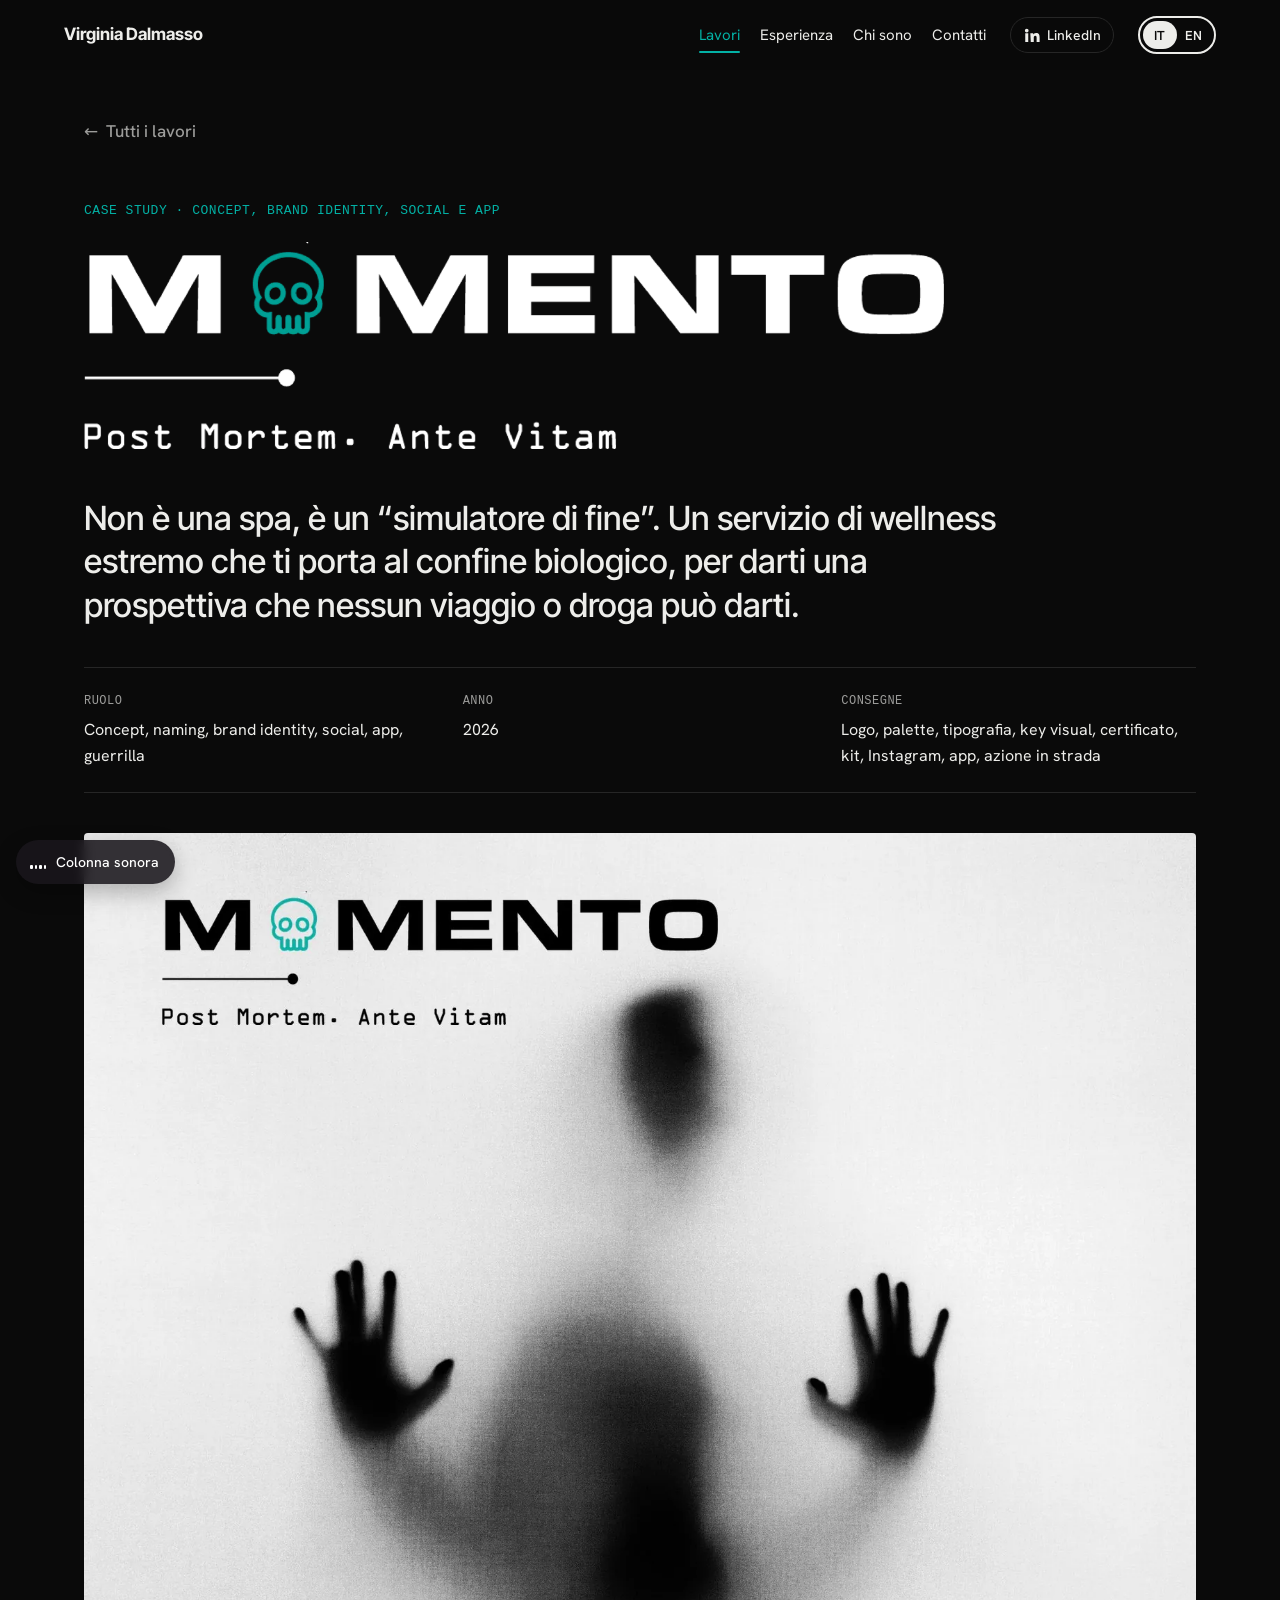
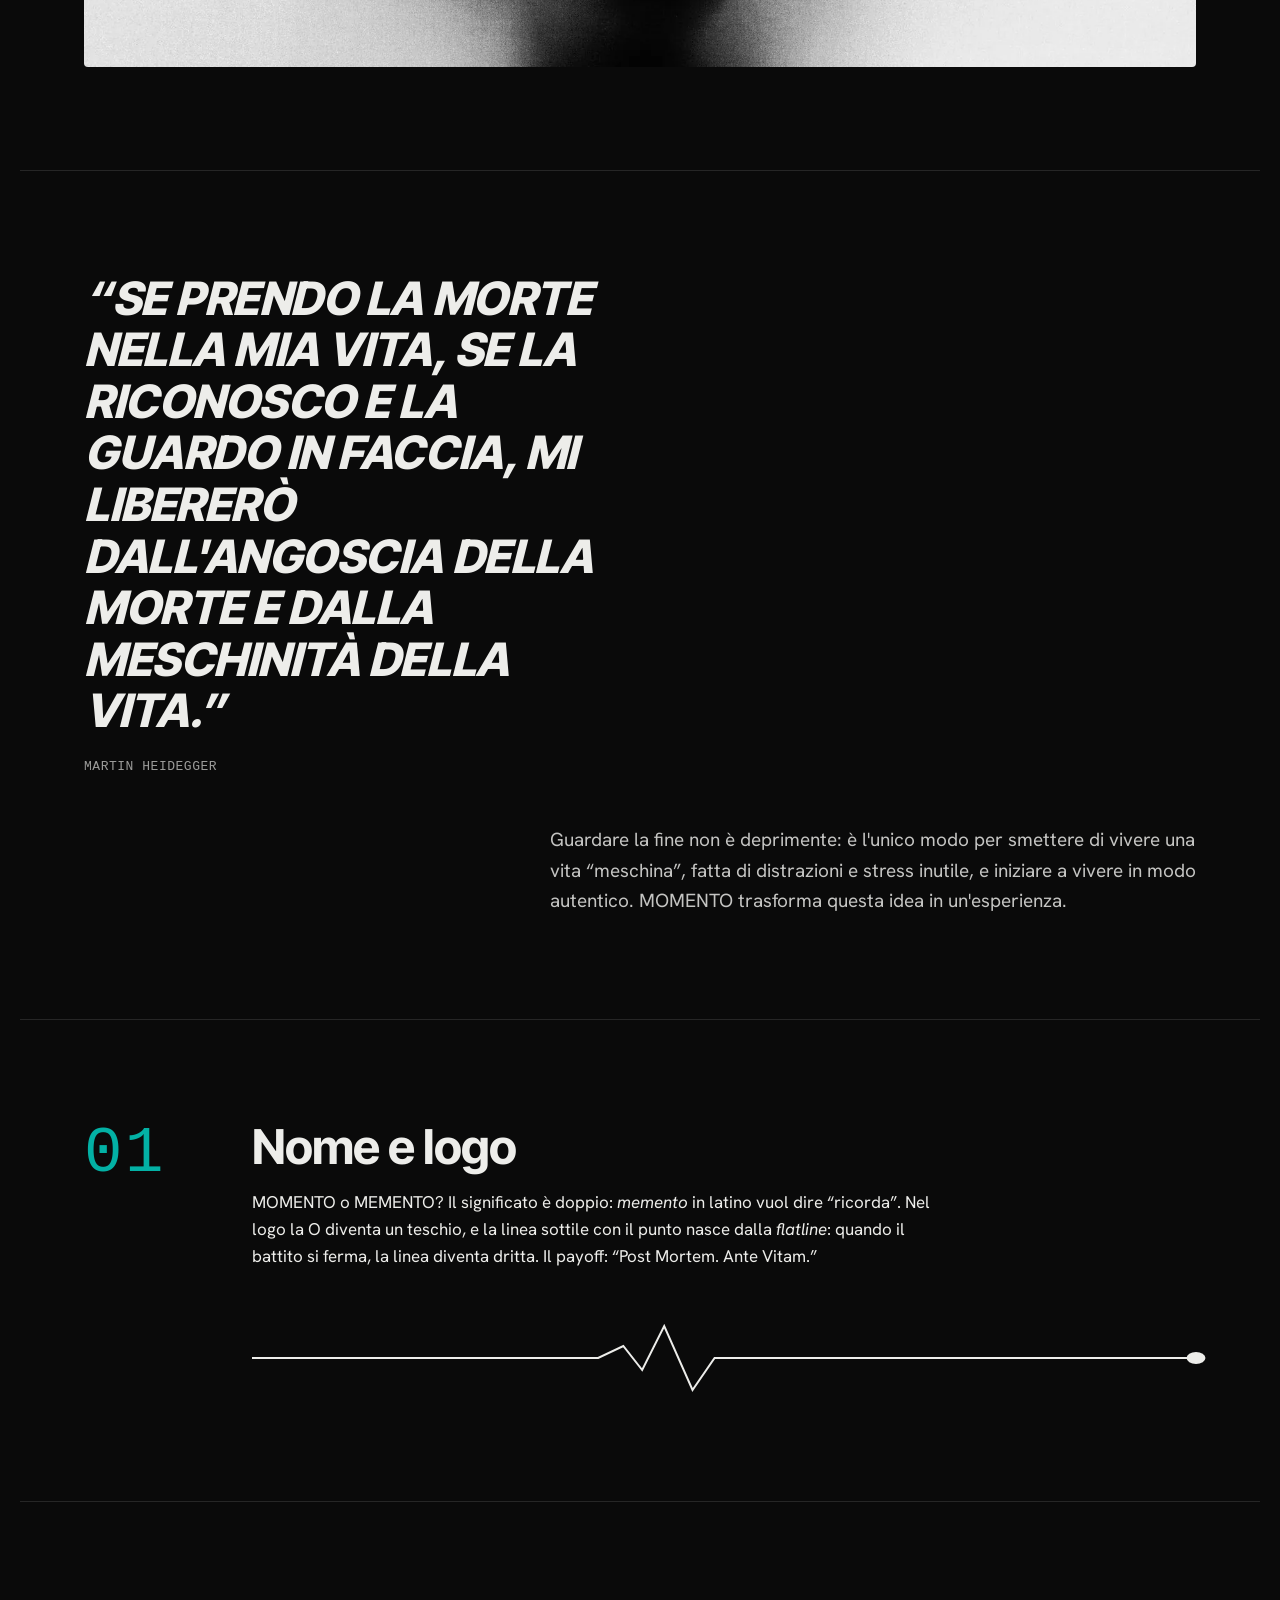
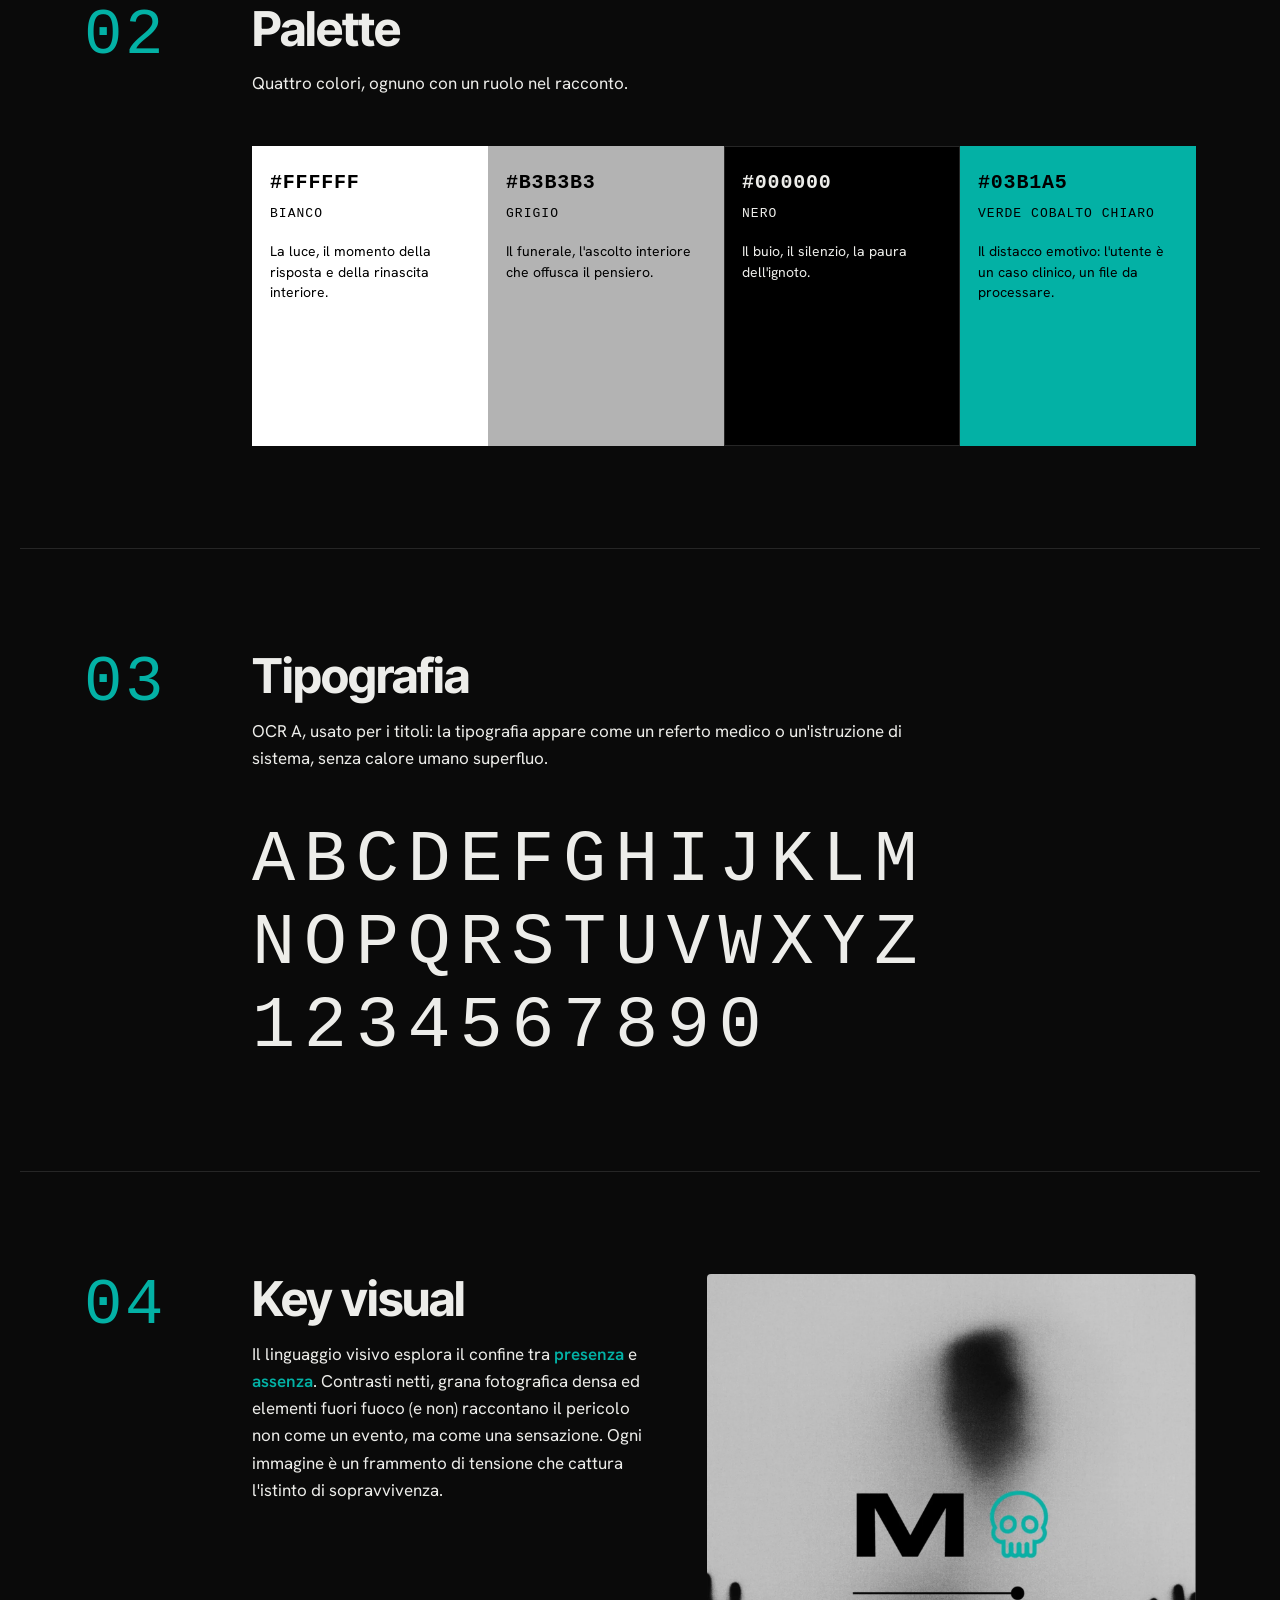
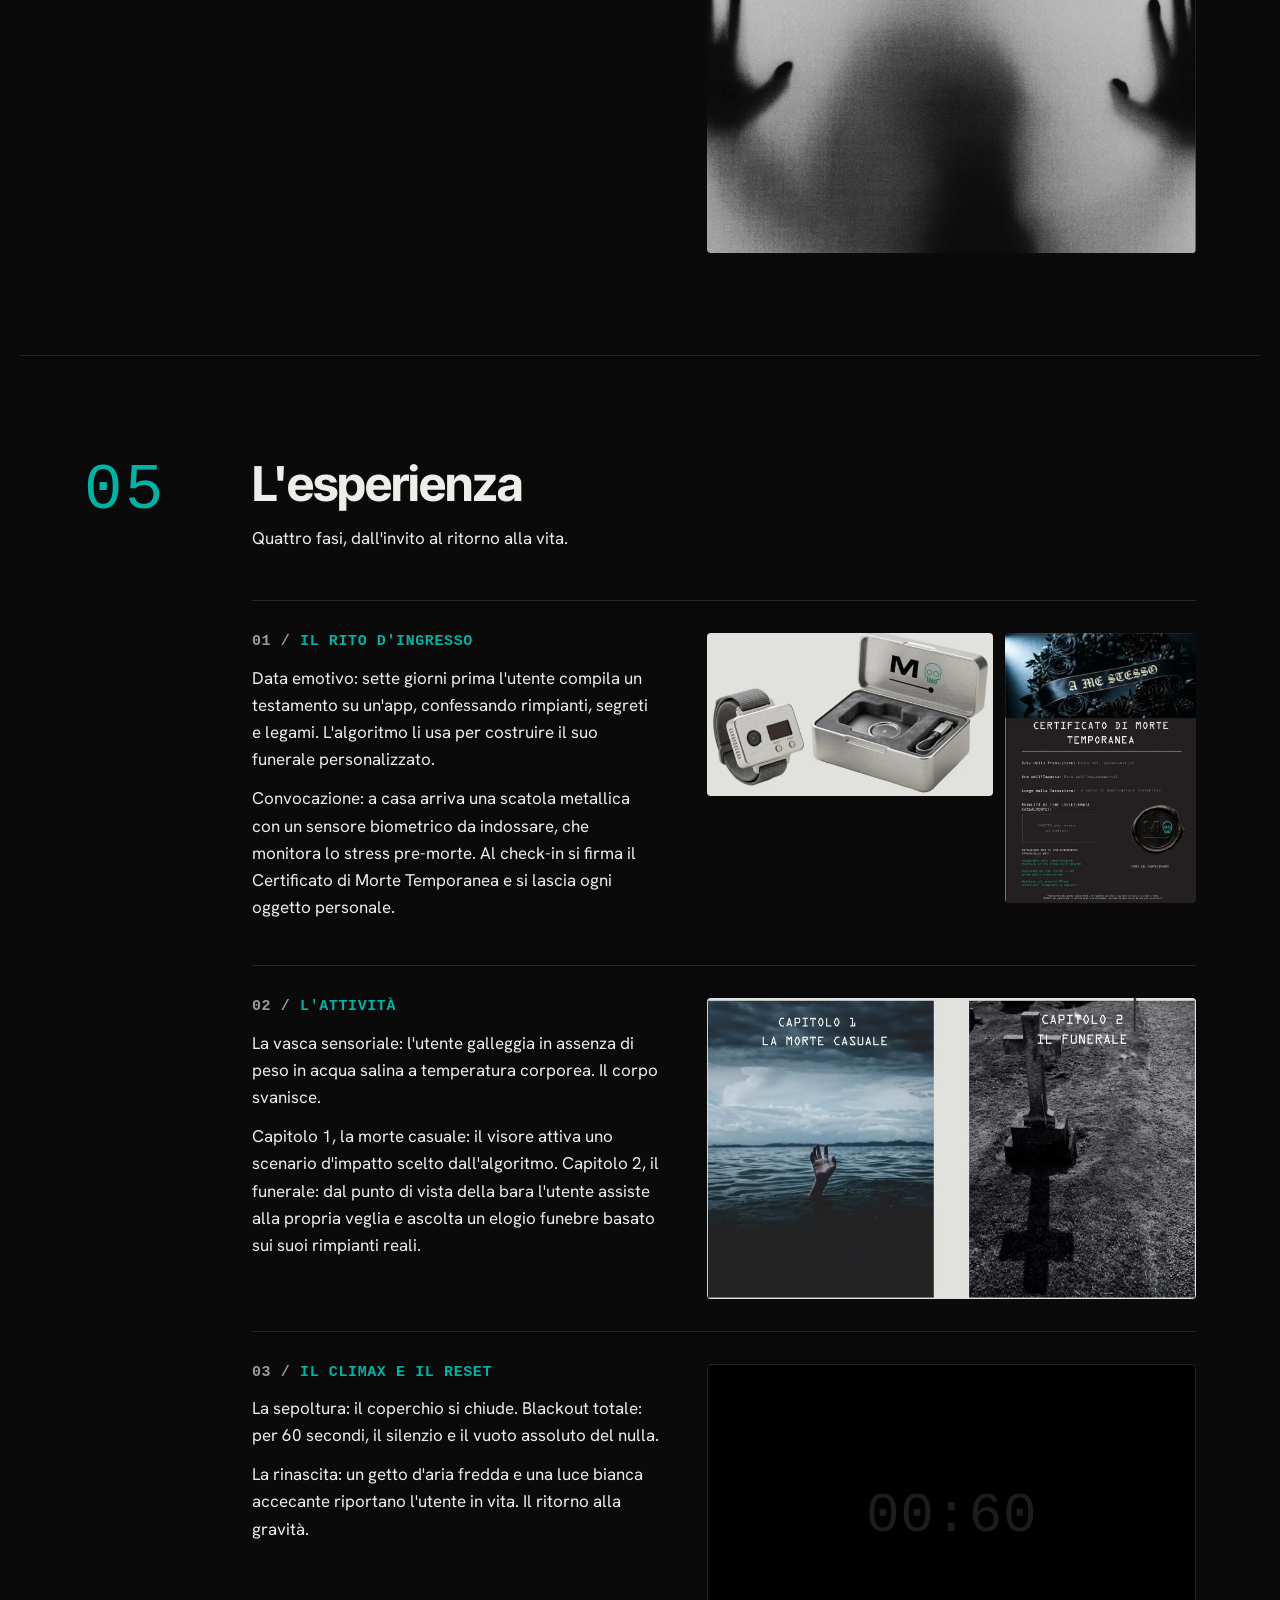
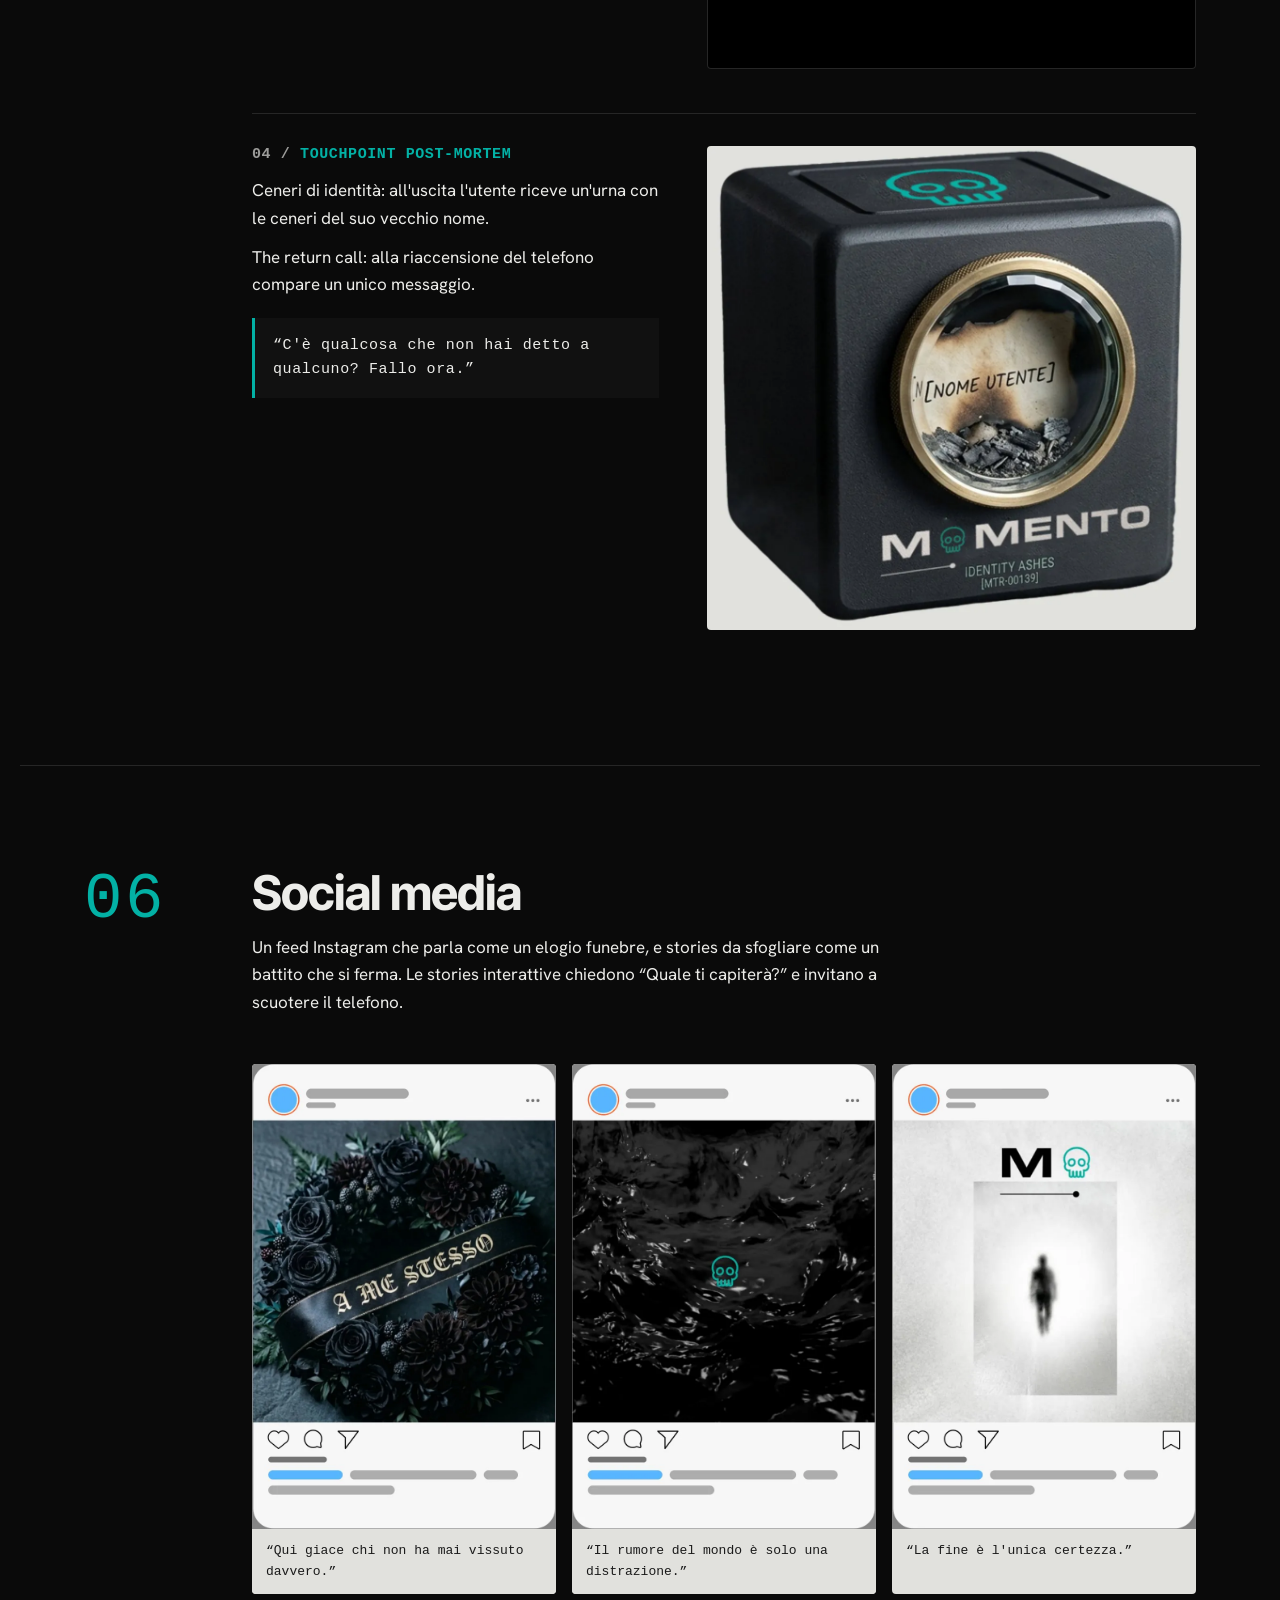
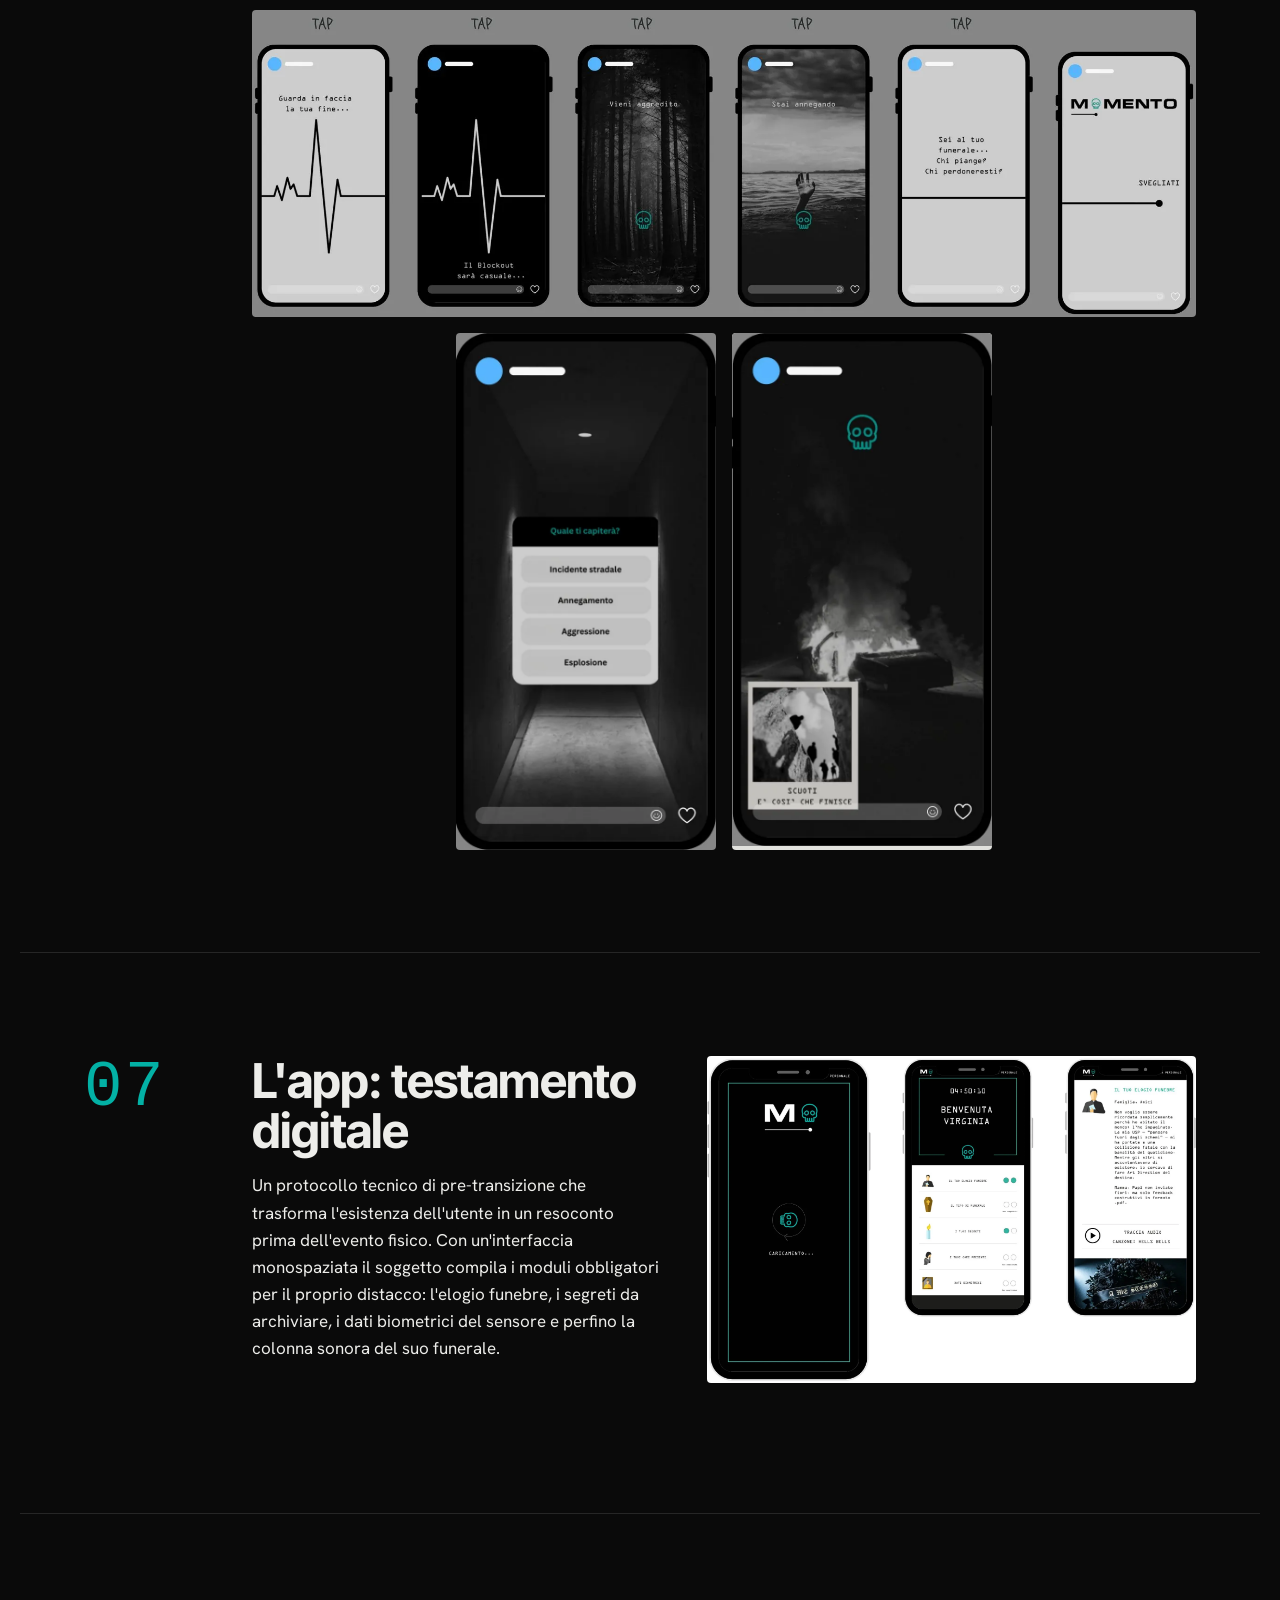
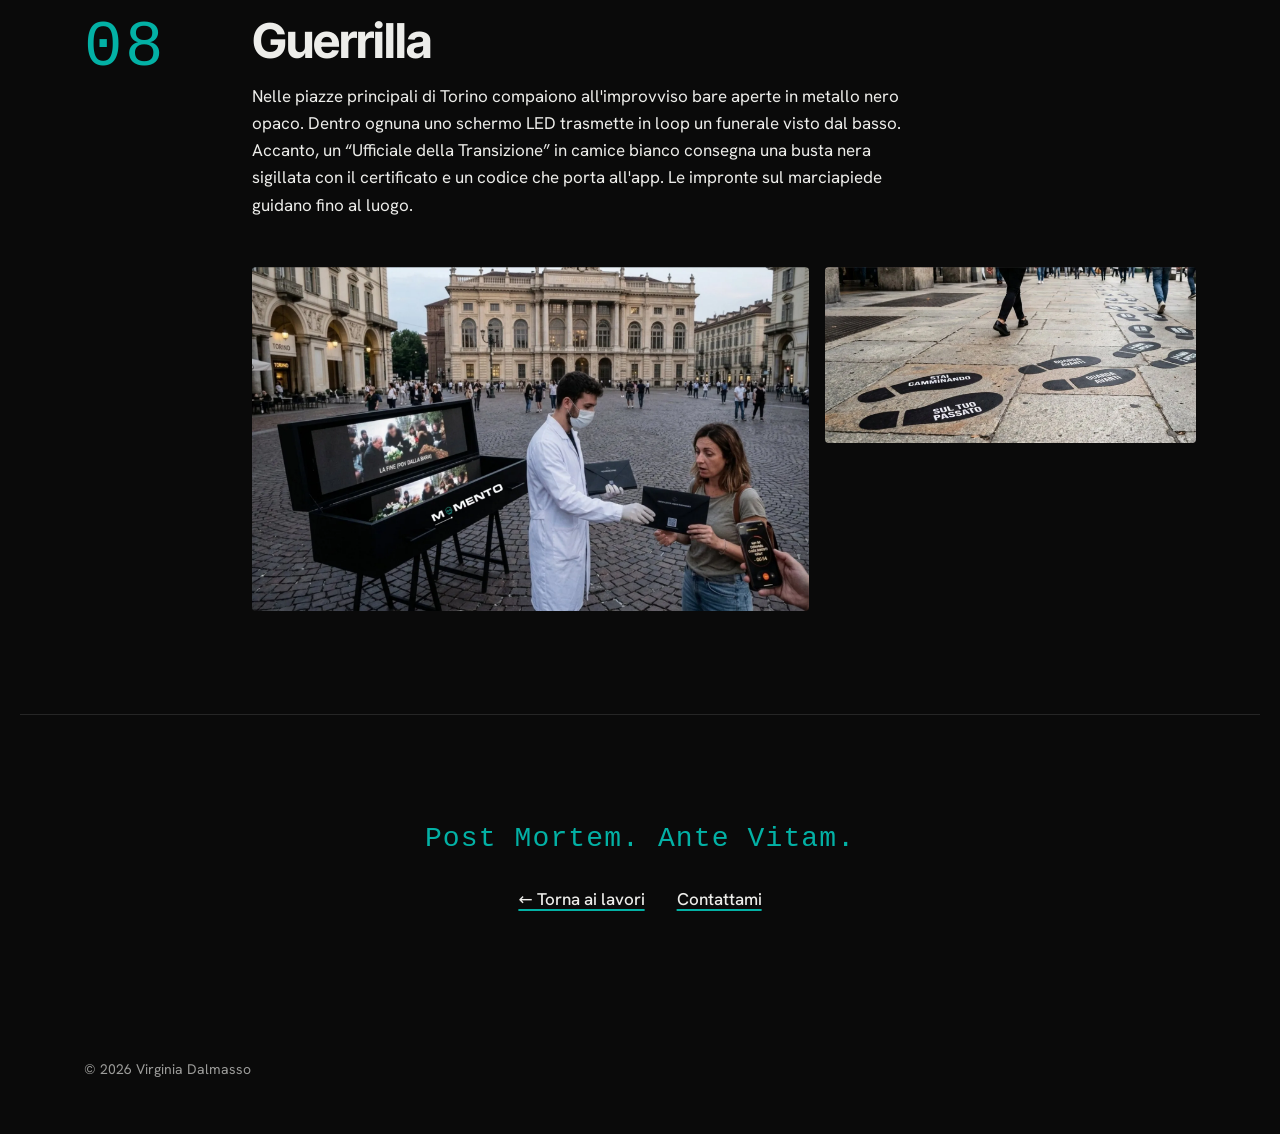
<file: momento.html>
<!doctype html> <html lang="it" class="no-js"> <head> <meta charset="utf-8"> <meta name="viewport" content="width=device-width,initial-scale=1"> <title>Momento · Virginia Dalmasso</title> <meta name="description" content="MOMENTO, progetto di Virginia Dalmasso: un'esperienza immersiva che simula la propria fine per tornare a vivere in modo autentico. Brand identity, social, app e guerrilla."> <link rel="canonical" href="https://profili-cv.github.io/virginia-dalmasso/momento.html"> <meta property="og:locale" content="it_IT"> <meta property="og:site_name" content="Virginia Dalmasso"> <script type="application/ld+json">{"@context": "https://schema.org", "@type": "CreativeWork", "url": "https://profili-cv.github.io/virginia-dalmasso/momento.html", "name": "Momento", "description": "MOMENTO, progetto di Virginia Dalmasso: un'esperienza immersiva che simula la propria fine per tornare a vivere in modo autentico. Brand identity, social, app e guerrilla.", "image": "https://profili-cv.github.io/virginia-dalmasso/img/momento.jpg", "inLanguage": "it", "creator": {"@type": "Person", "name": "Virginia Dalmasso", "url": "https://profili-cv.github.io/virginia-dalmasso/"}}</script> <link rel="icon" href="favicon.svg?v=2" type="image/svg+xml"> <link rel="apple-touch-icon" href="img/apple-touch-icon.png"> <meta property="og:type" content="article"> <meta property="og:url" content="https://profili-cv.github.io/virginia-dalmasso/momento.html"> <meta property="og:title" content="Momento · Virginia Dalmasso"> <meta property="og:description" content="Post Mortem. Ante Vitam. Un simulatore di fine, dal nome all'app."> <meta property="og:image" content="https://profili-cv.github.io/virginia-dalmasso/img/momento.jpg"> <meta name="twitter:card" content="summary_large_image"> <link rel="preload" href="fonts/inter-tight.woff2" as="font" type="font/woff2" crossorigin> <link rel="stylesheet" href="style.css?v=59"> <link rel="stylesheet" href="momento.css?v=5"> <script>try{sessionStorage.getItem("pl-seen")||document.documentElement.classList.add("pl-on")}catch(e){document.documentElement.classList.add("pl-on")}</script> </head> <body class="cs-momento"> <div class="preloader" aria-hidden="true"> <div class="pl-seal"> <svg class="pl-ring" viewBox="0 0 200 200"><defs><path id="pl-path" d="M100,100 m-82,0 a82,82 0 1,1 164,0 a82,82 0 1,1 -164,0"/></defs><text><textPath href="#pl-path" textLength="508" lengthAdjust="spacing">THINK BIG · COMMUNICATION DESIGN · TORINO ·</textPath></text></svg> <svg class="pl-track" viewBox="0 0 200 200"><circle cx="100" cy="100" r="64"/></svg> <img class="pl-mono pl-mono-light" src="img/vd-monogramma.svg" alt=""> <img class="pl-mono pl-mono-dark" src="img/vd-monogramma-negativo.svg" alt=""> </div> </div> <a class="skip" href="#progetto" data-en="Skip to the project">Vai al progetto</a> <header class="nav"> <a class="nav-name" href="index.html">Virginia Dalmasso</a> <nav aria-label="Sezioni"> <a href="index.html#lavori" aria-current="page" data-en="Work">Lavori</a> <a href="index.html#esperienza" data-en="Experience">Esperienza</a> <a href="index.html#chi-sono" data-en="About">Chi sono</a> <a href="index.html#contatti" data-en="Contact">Contatti</a> </nav> <a class="nav-in" href="https://www.linkedin.com/in/virginia-dalmasso-7b20ab218/" target="_blank" rel="noopener" aria-label="LinkedIn"><svg viewBox="0 0 24 24" width="18" height="18" aria-hidden="true"><path fill="currentColor" d="M4.98 3.5a2.5 2.5 0 1 1 0 5 2.5 2.5 0 0 1 0-5zM3 9.75h4v11.5H3zM9.75 9.75h3.8v1.6h.06c.53-1 1.83-2.05 3.77-2.05 4.03 0 4.77 2.6 4.77 6v5.95h-4v-5.27c0-1.26-.02-2.88-1.76-2.88-1.76 0-2.03 1.37-2.03 2.79v5.36h-4z"/></svg><span class="nav-in-text">LinkedIn</span></a> <button class="lang" type="button" id="lang" aria-label="Switch to English"><span class="lang-opt is-on">IT</span><span class="lang-opt">EN</span></button> </header> <main id="top"> <section class="cs-hero" id="progetto"> <a class="back" href="index.html#lavori"><span aria-hidden="true">←</span> <span data-en="All work">Tutti i lavori</span></a> <p class="mono label" data-en="Case study · Concept, brand identity, social and app">Case study · Concept, brand identity, social e app</p> <h1 class="sr-only">Momento</h1> <img class="cs-logo" src="img/momento/logo.webp" alt="Logo MOMENTO: la O è un teschio verde acqua, sotto una linea con un punto e il payoff Post Mortem. Ante Vitam" data-en-alt="MOMENTO logo: the O is a teal skull, with a line ending in a dot and the tagline Post Mortem. Ante Vitam" width="1400" height="337"> <p class="cs-lead" data-en="It isn't a spa, it's an “end simulator”. An extreme wellness service that takes you to the biological edge, to give you a perspective no trip or drug can.">Non è una spa, è un “simulatore di fine”. Un servizio di wellness estremo che ti porta al confine biologico, per darti una prospettiva che nessun viaggio o droga può darti.</p> <dl class="cs-facts"> <div><dt class="mono" data-en="Role">Ruolo</dt><dd data-en="Concept, naming, brand identity, social, app, guerrilla">Concept, naming, brand identity, social, app, guerrilla</dd></div> <div><dt class="mono" data-en="Year">Anno</dt><dd>2026</dd></div> <div><dt class="mono" data-en="Deliverables">Consegne</dt><dd data-en="Logo, palette, typography, key visual, certificate, kit, Instagram, app, street action">Logo, palette, tipografia, key visual, certificato, kit, Instagram, app, azione in strada</dd></div> </dl> <figure class="cs-cover"><img src="img/momento.webp" alt="Key visual di MOMENTO: una figura sfocata dietro un vetro, con il logo" data-en-alt="MOMENTO key visual: a blurred figure behind glass, with the logo" width="1600" height="1200"></figure> </section> <section class="cs-quote"> <blockquote> <p data-en="“If I take death into my life, acknowledge it and face it squarely, I will free myself from the anxiety of death and the pettiness of life.”">“Se prendo la morte nella mia vita, se la riconosco e la guardo in faccia, mi libererò dall'angoscia della morte e dalla meschinità della vita.”</p> <footer class="mono">Martin Heidegger</footer> </blockquote> <p class="cs-why" data-en="Looking at the end isn't depressing: it's the only way to stop living a “petty” life, made of distractions and useless stress, and start living authentically. MOMENTO turns that idea into an experience.">Guardare la fine non è deprimente: è l'unico modo per smettere di vivere una vita “meschina”, fatta di distrazioni e stress inutile, e iniziare a vivere in modo autentico. MOMENTO trasforma questa idea in un'esperienza.</p> </section> <section class="cs-sec"> <p class="num mono">01</p> <div class="cs-text"> <h2 data-en="Name and logo">Nome e logo</h2> <p data-en="MOMENTO or MEMENTO? The meaning is double: memento is Latin for “remember”. In the logo the O becomes a skull, and the thin line ending in a dot comes from the flatline: when the heartbeat stops, the line goes straight. Tagline: “Post Mortem. Ante Vitam.”">MOMENTO o MEMENTO? Il significato è doppio: <em>memento</em> in latino vuol dire “ricorda”. Nel logo la O diventa un teschio, e la linea sottile con il punto nasce dalla <em>flatline</em>: quando il battito si ferma, la linea diventa dritta. Il payoff: “Post Mortem. Ante Vitam.”</p> </div> <div class="flatline" aria-hidden="true"><svg viewBox="0 0 600 80" preserveAspectRatio="none"><path d="M0 40 H220 L236 28 L248 52 L262 8 L280 72 L294 40 H600"/><circle cx="600" cy="40" r="6"/></svg></div> </section> <section class="cs-sec"> <p class="num mono">02</p> <div class="cs-text"> <h2 data-en="Palette">Palette</h2> <p data-en="Four colours, each with a role in the story.">Quattro colori, ognuno con un ruolo nel racconto.</p> </div> <ul class="swatches"> <li style="--sw:#FFFFFF;--tx:#000"><span class="mono">#FFFFFF</span><b data-en="White">Bianco</b><span data-en="The light, the moment of the answer and of inner rebirth.">La luce, il momento della risposta e della rinascita interiore.</span></li> <li style="--sw:#B3B3B3;--tx:#000"><span class="mono">#B3B3B3</span><b data-en="Grey">Grigio</b><span data-en="The funeral, the inner listening that clouds your thoughts.">Il funerale, l'ascolto interiore che offusca il pensiero.</span></li> <li style="--sw:#000000;--tx:#EDEDEA" class="sw-dark"><span class="mono">#000000</span><b data-en="Black">Nero</b><span data-en="Darkness, silence, the fear of the unknown.">Il buio, il silenzio, la paura dell'ignoto.</span></li> <li style="--sw:#03B1A5;--tx:#000"><span class="mono">#03B1A5</span><b data-en="Light cobalt green">Verde cobalto chiaro</b><span data-en="Emotional detachment: the user is a clinical case, a file to process.">Il distacco emotivo: l'utente è un caso clinico, un file da processare.</span></li> </ul> </section> <section class="cs-sec"> <p class="num mono">03</p> <div class="cs-text"> <h2 data-en="Typography">Tipografia</h2> <p data-en="OCR A, used for titles: the type reads like a medical report or a system instruction, with no superfluous human warmth.">OCR A, usato per i titoli: la tipografia appare come un referto medico o un'istruzione di sistema, senza calore umano superfluo.</p> </div> <p class="type-sample mono" aria-hidden="true">ABCDEFGHIJKLM<br>NOPQRSTUVWXYZ<br>1234567890</p> </section> <section class="cs-sec cs-split"> <p class="num mono">04</p> <div class="cs-text"> <h2 data-en="Key visual">Key visual</h2> <p data-en="The visual language explores the border between presence and absence. Sharp contrasts, dense film grain and elements in and out of focus show danger not as an event but as a feeling. Every image is a fragment of tension that captures the survival instinct.">Il linguaggio visivo esplora il confine tra <span class="hl">presenza</span> e <span class="hl">assenza</span>. Contrasti netti, grana fotografica densa ed elementi fuori fuoco (e non) raccontano il pericolo non come un evento, ma come una sensazione. Ogni immagine è un frammento di tensione che cattura l'istinto di sopravvivenza.</p> </div> <figure class="cs-img tall"><img src="img/momento/keyvisual.webp" alt="Key visual: figura sfocata dietro un vetro con il marchio M e il teschio" data-en-alt="Key visual: blurred figure behind glass with the M and skull mark" loading="lazy"></figure> </section> <section class="cs-sec"> <p class="num mono">05</p> <div class="cs-text"> <h2 data-en="The experience">L'esperienza</h2> <p data-en="Four stages, from the invitation to the return to life.">Quattro fasi, dall'invito al ritorno alla vita.</p> </div> <ol class="steps"> <li> <div> <h3 class="mono" data-en="The entry rite">Il rito d'ingresso</h3> <p data-en="Emotional data: seven days before, the user writes a will in an app, confessing regrets, secrets and ties. The algorithm uses it to build a personal funeral.">Data emotivo: sette giorni prima l'utente compila un testamento su un'app, confessando rimpianti, segreti e legami. L'algoritmo li usa per costruire il suo funerale personalizzato.</p> <p data-en="Summons: a metal box arrives at home with a biometric sensor to wear, monitoring pre-death stress. At check-in, the Temporary Death Certificate is signed and every personal object left behind.">Convocazione: a casa arriva una scatola metallica con un sensore biometrico da indossare, che monitora lo stress pre-morte. Al check-in si firma il Certificato di Morte Temporanea e si lascia ogni oggetto personale.</p> </div> <div class="step-media two"> <figure class="cs-img light"><img src="img/momento/sensore.webp" alt="Kit con sensore biometrico da polso e scatola metallica con il logo" data-en-alt="Kit with wrist biometric sensor and metal box with the logo" loading="lazy"></figure> <figure class="cs-img"><img src="img/momento-certificato.webp" alt="Certificato di Morte Temporanea" data-en-alt="Temporary Death Certificate" loading="lazy"></figure> </div> </li> <li> <div> <h3 class="mono" data-en="The activity">L'attività</h3> <p data-en="The sensory tank: the user floats weightless in salt water at body temperature. The body disappears.">La vasca sensoriale: l'utente galleggia in assenza di peso in acqua salina a temperatura corporea. Il corpo svanisce.</p> <p data-en="Chapter 1, the random death: the headset plays an impact scenario chosen by the algorithm. Chapter 2, the funeral: from the coffin's point of view the user watches their own wake and hears a eulogy based on their real regrets.">Capitolo 1, la morte casuale: il visore attiva uno scenario d'impatto scelto dall'algoritmo. Capitolo 2, il funerale: dal punto di vista della bara l'utente assiste alla propria veglia e ascolta un elogio funebre basato sui suoi rimpianti reali.</p> </div> <div class="step-media"><figure class="cs-img light"><img src="img/momento/capitoli.webp" alt="Visore VR e le due scene: la morte casuale in mare e il funerale al cimitero" data-en-alt="VR headset and the two scenes: random death at sea and the funeral at the cemetery" loading="lazy"></figure></div> </li> <li> <div> <h3 class="mono" data-en="Climax and reset">Il climax e il reset</h3> <p data-en="The burial: the lid closes. Total blackout: for 60 seconds, the silence and emptiness of nothing.">La sepoltura: il coperchio si chiude. Blackout totale: per 60 secondi, il silenzio e il vuoto assoluto del nulla.</p> <p data-en="The rebirth: a blast of cold air and a blinding white light bring the user back to life. The return of gravity.">La rinascita: un getto d'aria fredda e una luce bianca accecante riportano l'utente in vita. Il ritorno alla gravità.</p> </div> <div class="step-media"><p class="blackout mono" aria-hidden="true"><span>00:60</span></p></div> </li> <li> <div> <h3 class="mono" data-en="Post-mortem touchpoints">Touchpoint post-mortem</h3> <p data-en="Identity ashes: on the way out, the user receives an urn holding the ashes of their old name.">Ceneri di identità: all'uscita l'utente riceve un'urna con le ceneri del suo vecchio nome.</p> <p data-en="The return call: when the phone is switched back on, a single message appears.">The return call: alla riaccensione del telefono compare un unico messaggio.</p> <p class="callout mono" data-en="“Is there something you never told someone? Do it now.”">“C'è qualcosa che non hai detto a qualcuno? Fallo ora.”</p> </div> <div class="step-media"><figure class="cs-img light"><img src="img/momento/urna.webp" alt="Urna nera con il logo MOMENTO e le ceneri del nome dell'utente" data-en-alt="Black urn with the MOMENTO logo and the ashes of the user's name" loading="lazy"></figure></div> </li> </ol> </section> <section class="cs-sec"> <p class="num mono">06</p> <div class="cs-text"> <h2 data-en="Social media">Social media</h2> <p data-en="An Instagram feed that speaks like a eulogy, and stories you tap through like a heartbeat that stops. The interactive stories ask “Which one will happen to you?” and invite you to shake the phone.">Un feed Instagram che parla come un elogio funebre, e stories da sfogliare come un battito che si ferma. Le stories interattive chiedono “Quale ti capiterà?” e invitano a scuotere il telefono.</p> </div> <div class="posts"> <figure class="cs-img light"><img src="img/momento/post-1.webp" alt="Post: corona di rose nere con la scritta A me stesso" data-en-alt="Post: wreath of black roses reading To myself" loading="lazy"><figcaption data-en="“Here lies one who never really lived.”">“Qui giace chi non ha mai vissuto davvero.”</figcaption></figure> <figure class="cs-img light"><img src="img/momento/post-2.webp" alt="Post: acqua scura con il teschio verde acqua" data-en-alt="Post: dark water with the teal skull" loading="lazy"><figcaption data-en="“The noise of the world is just a distraction.”">“Il rumore del mondo è solo una distrazione.”</figcaption></figure> <figure class="cs-img light"><img src="img/momento/post-3.webp" alt="Post: figura in controluce verso una luce bianca" data-en-alt="Post: figure walking into white light" loading="lazy"><figcaption data-en="“The end is the only certainty.”">“La fine è l'unica certezza.”</figcaption></figure> </div> <figure class="cs-img wide light"><img src="img/momento/stories.webp" alt="Sequenza di sei stories: battito, flatline, bosco, annegamento, funerale, Svegliati" data-en-alt="Sequence of six stories: heartbeat, flatline, forest, drowning, funeral, Wake up" loading="lazy"></figure> <div class="posts two"> <figure class="cs-img light"><img src="img/momento/stories-int-1.webp" alt="Story interattiva con la domanda Quale ti capiterà?" data-en-alt="Interactive story asking Which one will happen to you?" loading="lazy"></figure> <figure class="cs-img light"><img src="img/momento/stories-int-2.webp" alt="Story interattiva: scuoti, è così che finisce" data-en-alt="Interactive story: shake, this is how it ends" loading="lazy"></figure> </div> </section> <section class="cs-sec cs-split"> <p class="num mono">07</p> <div class="cs-text"> <h2 data-en="The app: digital will">L'app: testamento digitale</h2> <p data-en="A technical pre-transition protocol that turns the user's life into a report before the physical event. With a monospaced interface, the subject fills in the mandatory forms for their own departure: the eulogy, the secrets to archive, the biometric data from the sensor and even the soundtrack of their funeral.">Un protocollo tecnico di pre-transizione che trasforma l'esistenza dell'utente in un resoconto prima dell'evento fisico. Con un'interfaccia monospaziata il soggetto compila i moduli obbligatori per il proprio distacco: l'elogio funebre, i segreti da archiviare, i dati biometrici del sensore e perfino la colonna sonora del suo funerale.</p> </div> <figure class="cs-img white"><img src="img/momento/app.webp" alt="Tre schermate dell'app: caricamento, benvenuta Virginia con i moduli, elogio funebre" data-en-alt="Three app screens: loading, welcome Virginia with the forms, eulogy" loading="lazy"></figure> </section> <section class="cs-sec"> <p class="num mono">08</p> <div class="cs-text"> <h2 data-en="Guerrilla">Guerrilla</h2> <p data-en="In Turin's main squares, open coffins in matte black metal suddenly appear. Inside each one, an LED screen loops a funeral seen from below. Next to it, a “Transition Officer” in a white coat hands out a sealed black envelope with the certificate and a code that leads to the app. Footprints on the pavement lead the way.">Nelle piazze principali di Torino compaiono all'improvviso bare aperte in metallo nero opaco. Dentro ognuna uno schermo LED trasmette in loop un funerale visto dal basso. Accanto, un “Ufficiale della Transizione” in camice bianco consegna una busta nera sigillata con il certificato e un codice che porta all'app. Le impronte sul marciapiede guidano fino al luogo.</p> </div> <div class="guerrilla"> <figure class="cs-img"><img src="img/momento/guerrilla-2.webp" alt="Bara aperta con schermo in piazza Castello e un ufficiale in camice che consegna una busta" data-en-alt="Open coffin with a screen in Piazza Castello and an officer in a white coat handing over an envelope" loading="lazy"></figure> <figure class="cs-img"><img src="img/momento/guerrilla-1.webp" alt="Impronte adesive sul marciapiede: stai camminando sul tuo passato" data-en-alt="Footprint stickers on the pavement: you are walking on your past" loading="lazy"></figure> </div> </section> <section class="cs-end"> <p class="mono label">Post Mortem. Ante Vitam.</p> <p class="cs-links"> <a href="index.html#lavori" data-en="← Back to all work">← Torna ai lavori</a> <a href="index.html#contatti" data-en="Get in touch">Contattami</a> </p> </section> </main> <footer class="foot"><p>© 2026 Virginia Dalmasso</p></footer> <div class="sound"> <audio id="soundtrack" src="audio/colonna-sonora.mp3?v=2" loop preload="none"></audio> <button type="button" id="sound-btn" class="sound-btn" aria-pressed="false"> <span class="eq" aria-hidden="true"><i></i><i></i><i></i><i></i></span> <span class="sound-label" data-en="Soundtrack">Colonna sonora</span> </button> </div> <script src="script.js?v=20"></script> <script src="menu.js?v=1"></script> <script src="lightbox.js?v=7" data-images=".cs-img img, .cs-cover img"></script> <script src="lenis.min.js?v=1.1.13"></script> <script src="motion.js?v=1"></script> <script>!function(){var e=document.querySelector(".flatline");if(e)if("IntersectionObserver"in window){var n=new IntersectionObserver((function(s){s[0].isIntersecting&&(e.classList.add("on"),n.disconnect())}),{threshold:.6});n.observe(e)}else e.classList.add("on")}()</script> <script src="preloader.js?v=1"></script> <script src="cursor.js?v=12"></script> <script data-goatcounter="https://virginia-dalmasso.goatcounter.com/count" async src="https://gc.zgo.at/count.js"></script> </body> </html>
</file>
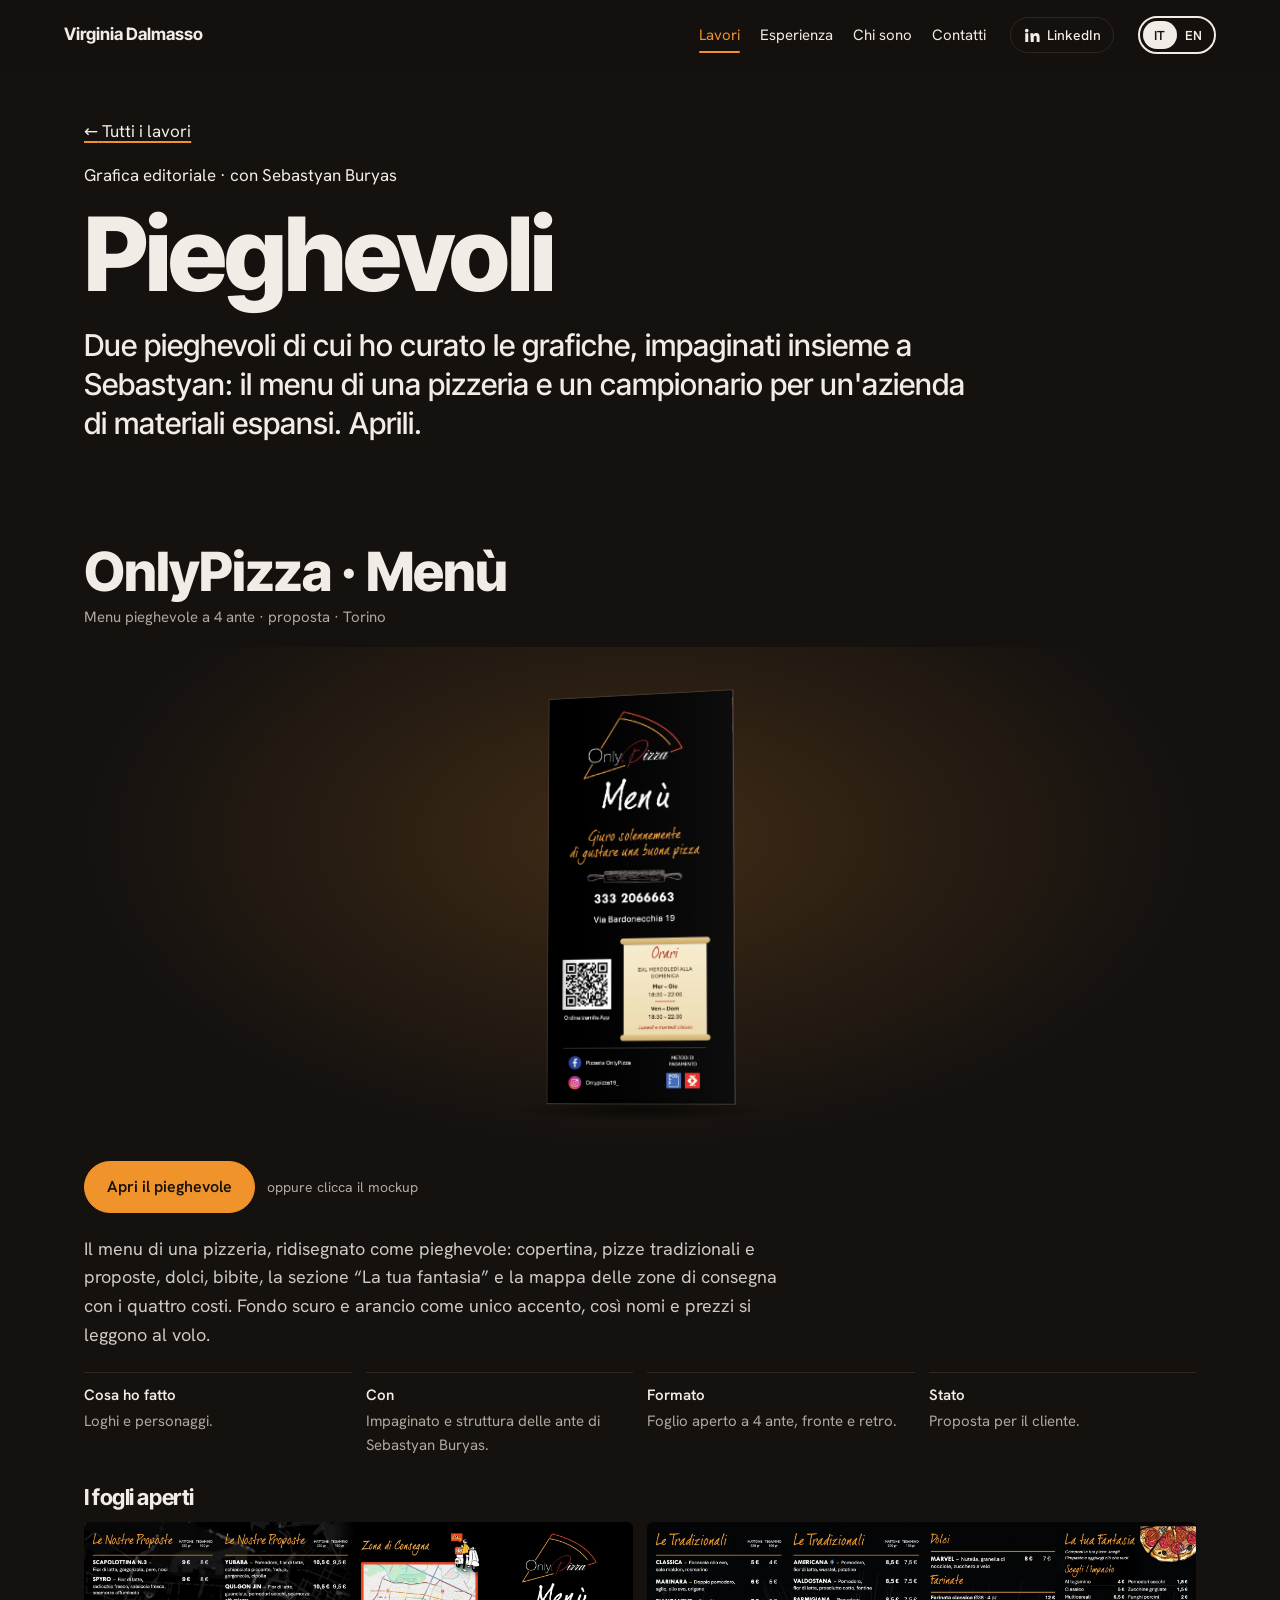
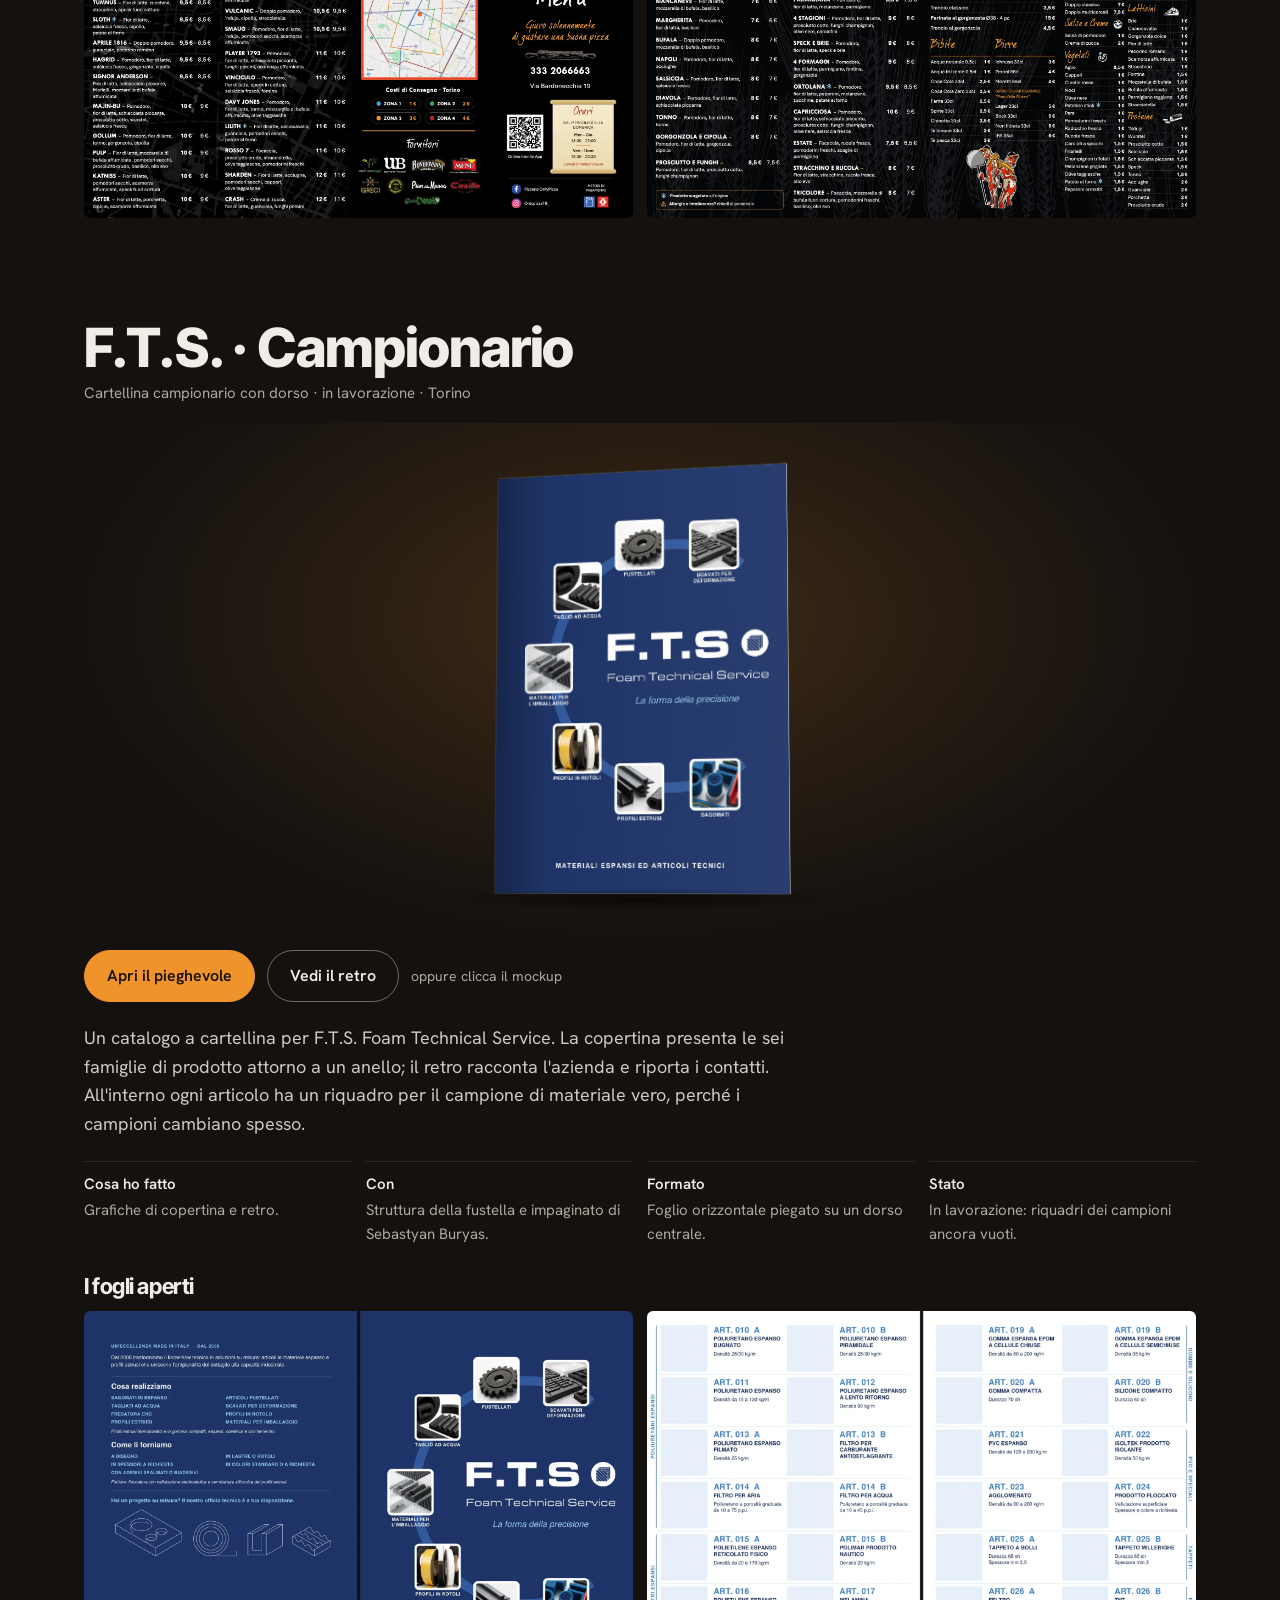
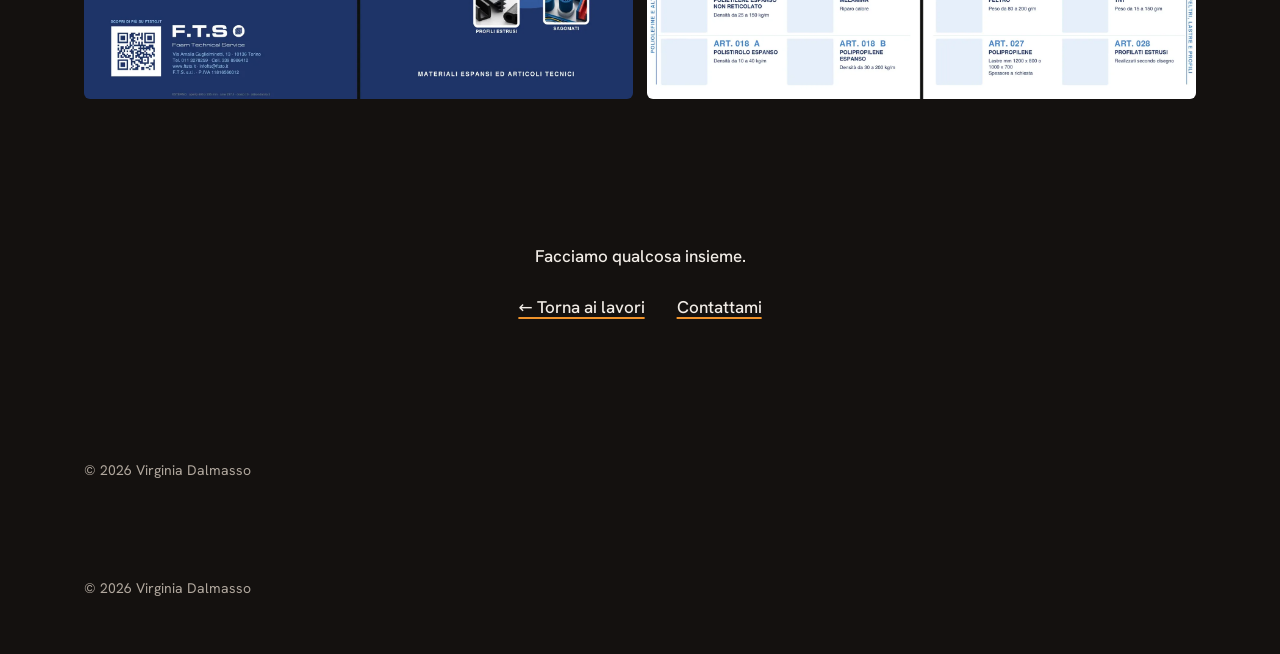
<file: pieghevoli.html>
<!doctype html> <html lang="it" class="no-js"> <head> <meta charset="utf-8"> <meta name="viewport" content="width=device-width,initial-scale=1"> <title>Pieghevoli · Virginia Dalmasso</title> <meta name="description" content="Due pieghevoli con le grafiche di Virginia Dalmasso: il menu di OnlyPizza e il campionario di F.T.S., impaginati con Sebastyan Buryas."> <link rel="canonical" href="https://profili-cv.github.io/virginia-dalmasso/pieghevoli.html"> <meta property="og:locale" content="it_IT"> <meta property="og:site_name" content="Virginia Dalmasso"> <script type="application/ld+json">{"@context":"https://schema.org","@type":"CreativeWork","url":"https://profili-cv.github.io/virginia-dalmasso/pieghevoli.html","name":"Pieghevoli","description":"Menu OnlyPizza e campionario F.T.S.: due pieghevoli.","creator":{"@type":"Person","name":"Virginia Dalmasso"}}</script> <link rel="icon" href="favicon.svg?v=2" type="image/svg+xml"> <link rel="apple-touch-icon" href="img/apple-touch-icon.png"> <meta property="og:type" content="article"> <meta property="og:url" content="https://profili-cv.github.io/virginia-dalmasso/pieghevoli.html"> <meta property="og:title" content="Pieghevoli · Virginia Dalmasso"> <meta property="og:description" content="Menu OnlyPizza e campionario F.T.S.: due pieghevoli con mockup 3D."> <meta property="og:image" content="https://profili-cv.github.io/virginia-dalmasso/img/pieghevoli/card-pz.webp"> <meta name="twitter:card" content="summary_large_image"> <link rel="preload" href="fonts/inter-tight.woff2" as="font" type="font/woff2" crossorigin> <link rel="stylesheet" href="style.css?v=59"> <link rel="stylesheet" href="pieghevoli.css?v=2"> <script>try{sessionStorage.getItem("pl-seen")||document.documentElement.classList.add("pl-on")}catch(e){document.documentElement.classList.add("pl-on")}</script> </head> <body class="cs-fold"> <div class="preloader" aria-hidden="true"> <div class="pl-seal"> <svg class="pl-ring" viewBox="0 0 200 200"><defs><path id="pl-path" d="M100,100 m-82,0 a82,82 0 1,1 164,0 a82,82 0 1,1 -164,0"/></defs><text><textPath href="#pl-path" textLength="508" lengthAdjust="spacing">THINK BIG · COMMUNICATION DESIGN · TORINO ·</textPath></text></svg> <svg class="pl-track" viewBox="0 0 200 200"><circle cx="100" cy="100" r="64"/></svg> <img class="pl-mono pl-mono-light" src="img/vd-monogramma.svg" alt=""> <img class="pl-mono pl-mono-dark" src="img/vd-monogramma-negativo.svg" alt=""> </div> </div> <a class="skip" href="#pizzeria" data-en="Skip to the work">Vai ai lavori</a> <header class="nav"> <a class="nav-name" href="index.html">Virginia Dalmasso</a> <nav aria-label="Sezioni"> <a href="index.html#lavori" aria-current="page" data-en="Work">Lavori</a> <a href="index.html#esperienza" data-en="Experience">Esperienza</a> <a href="index.html#chi-sono" data-en="About">Chi sono</a> <a href="index.html#contatti" data-en="Contact">Contatti</a> </nav> <a class="nav-in" href="https://www.linkedin.com/in/virginia-dalmasso-7b20ab218/" target="_blank" rel="noopener" aria-label="LinkedIn"><svg viewBox="0 0 24 24" width="18" height="18" aria-hidden="true"><path fill="currentColor" d="M4.98 3.5a2.5 2.5 0 1 1 0 5 2.5 2.5 0 0 1 0-5zM3 9.75h4v11.5H3zM9.75 9.75h3.8v1.6h.06c.53-1 1.83-2.05 3.77-2.05 4.03 0 4.77 2.6 4.77 6v5.95h-4v-5.27c0-1.26-.02-2.88-1.76-2.88-1.76 0-2.03 1.37-2.03 2.79v5.36h-4z"/></svg><span class="nav-in-text">LinkedIn</span></a> <button class="lang" type="button" id="lang" aria-label="Switch to English"><span class="lang-opt is-on">IT</span><span class="lang-opt">EN</span></button> </header> <main id="top"><div class="fd-wrap"><a class="back" href="index.html#lavori"><span aria-hidden="true">←</span> <span data-en="All work">Tutti i lavori</span></a><p class="mono label" data-en="Editorial design · with Sebastyan Buryas">Grafica editoriale · con Sebastyan Buryas</p><h1 class="fd-title">Pieghevoli</h1><p class="fd-lead" data-en="Two folded printed pieces I made the graphics for, laid out together with Sebastyan: a pizzeria menu and a sample folder for a foam materials company. Open them.">Due pieghevoli di cui ho curato le grafiche, impaginati insieme a Sebastyan: il menu di una pizzeria e un campionario per un'azienda di materiali espansi. Aprili.</p><section id="pizzeria" class="fd-sec">
<div class="fd-head"><h2 class="fd-h">OnlyPizza · Menù</h2><p class="fd-meta" data-en="Folding menu, 4 panels · proposal · Torino">Menu pieghevole a 4 ante · proposta · Torino</p></div>
<div class="fd-stage pz" style="--k:3.1"><div class="fd-obj" role="button" tabindex="0" aria-pressed="false" aria-label="Menu pieghevole: apri e chiudi" data-en-aria-label="Folding menu: open and close"><div class="pn p2"><i class="f a"></i><i class="f b"></i><div class="pn p3"><i class="f a"></i><i class="f b"></i><div class="pn p4"><i class="f a"></i><i class="f b"></i></div></div></div><div class="pn p1"><i class="f a"></i><i class="f b"></i></div></div><div class="fd-shadow"></div></div>
<div class="fd-ctl"><button class="fd-btn" type="button" aria-pressed="false"><span class="lb-o" data-en="Open the folder">Apri il pieghevole</span><span class="lb-c" data-en="Close it">Chiudilo</span></button><span class="fd-hint" data-en="or click the mockup">oppure clicca il mockup</span></div>
<p class="fd-text" data-en="The menu of a pizzeria, redesigned as a folding leaflet: cover, traditional and signature pizzas, desserts, drinks, a build-your-own section and a delivery map with the four price zones. Dark background, warm orange as the only accent, so prices and names read at a glance on a takeaway counter.">Il menu di una pizzeria, ridisegnato come pieghevole: copertina, pizze tradizionali e proposte, dolci, bibite, la sezione “La tua fantasia” e la mappa delle zone di consegna con i quattro costi. Fondo scuro e arancio come unico accento, così nomi e prezzi si leggono al volo.</p>
<ul class="fd-facts">
<li><b data-en="What I did">Cosa ho fatto</b><span data-en="Logos and characters.">Loghi e personaggi.</span></li>
<li><b data-en="With">Con</b><span data-en="Layout and panel structure by Sebastyan Buryas.">Impaginato e struttura delle ante di Sebastyan Buryas.</span></li>
<li><b data-en="Format">Formato</b><span data-en="Opened sheet 4 panels, front and back.">Foglio aperto a 4 ante, fronte e retro.</span></li>
<li><b data-en="Status">Stato</b><span data-en="Proposal for the client.">Proposta per il cliente.</span></li></ul>
<h3 class="fd-sub" data-en="The flat sheets">I fogli aperti</h3>
<div class="fd-grid">
<figure class="fd-img"><img src="img/pieghevoli/pz-est-flat.webp" alt="Menu OnlyPizza, esterno: proposte, mappa delle zone di consegna e copertina" data-en-alt="OnlyPizza menu, outside: signature pizzas, delivery zone map and cover" loading="lazy"></figure>
<figure class="fd-img"><img src="img/pieghevoli/pz-int-flat.webp" alt="Menu OnlyPizza, interno: tradizionali, dolci, bibite e la tua fantasia" data-en-alt="OnlyPizza menu, inside: traditional pizzas, desserts, drinks and build-your-own" loading="lazy"></figure>
</div>
</section>

<section id="fts" class="fd-sec">
<div class="fd-head"><h2 class="fd-h">F.T.S. · Campionario</h2><p class="fd-meta" data-en="Sample folder with spine · in progress · Torino">Cartellina campionario con dorso · in lavorazione · Torino</p></div>
<div class="fd-stage book" style="--k:2.1"><div class="fd-obj bk" role="button" tabindex="0" aria-pressed="false" aria-label="Pieghevole campionario: apri e chiudi" data-en-aria-label="Sample folder: open and close"><div class="pn p2"><i class="f a"></i><i class="f b"></i></div><div class="pn p1"><i class="f a"></i><i class="f b"></i></div></div><div class="fd-shadow"></div></div>
<div class="fd-ctl"><button class="fd-btn" type="button" aria-pressed="false"><span class="lb-o" data-en="Open the folder">Apri il pieghevole</span><span class="lb-c" data-en="Close it">Chiudilo</span></button><button class="fd-btn fd-ghost" type="button" data-flip aria-pressed="false"><span class="lf-a" data-en="See the back">Vedi il retro</span><span class="lf-b" data-en="See the front">Vedi il fronte</span></button><span class="fd-hint" data-en="or click the mockup">oppure clicca il mockup</span></div>
<p class="fd-text" data-en="A folder-catalogue for F.T.S. Foam Technical Service. The cover presents the six product families around a ring; the back carries the company profile and the contact details. Inside, every article has a square for the real material sample, because the samples change often.">Un catalogo a cartellina per F.T.S. Foam Technical Service. La copertina presenta le sei famiglie di prodotto attorno a un anello; il retro racconta l'azienda e riporta i contatti. All'interno ogni articolo ha un riquadro per il campione di materiale vero, perché i campioni cambiano spesso.</p>
<ul class="fd-facts">
<li><b data-en="What I did">Cosa ho fatto</b><span data-en="Cover and back graphics.">Grafiche di copertina e retro.</span></li>
<li><b data-en="With">Con</b><span data-en="Die-cut structure and layout by Sebastyan Buryas.">Struttura della fustella e impaginato di Sebastyan Buryas.</span></li>
<li><b data-en="Format">Formato</b><span data-en="Landscape sheet folded on a central spine.">Foglio orizzontale piegato su un dorso centrale.</span></li>
<li><b data-en="Status">Stato</b><span data-en="In progress: sample squares still empty.">In lavorazione: riquadri dei campioni ancora vuoti.</span></li></ul>
<h3 class="fd-sub" data-en="The flat sheets">I fogli aperti</h3>
<div class="fd-grid">
<figure class="fd-img"><img src="img/pieghevoli/fts-est-flat.webp" alt="Catalogo F.T.S., esterno: retro con presentazione e contatti, copertina con le famiglie di prodotto" data-en-alt="F.T.S. catalogue, outside: back with profile and contacts, cover with the product families" loading="lazy"></figure>
<figure class="fd-img"><img src="img/pieghevoli/fts-int-flat.webp" alt="Catalogo F.T.S., interno: articoli numerati con i riquadri per i campioni" data-en-alt="F.T.S. catalogue, inside: numbered articles with squares for the samples" loading="lazy"></figure>
</div>
</section>

<section class="fd-end"><p class="mono label" data-en="Want to make something together?">Facciamo qualcosa insieme.</p><p><a href="index.html#lavori" data-en="← Back to all work">← Torna ai lavori</a><a href="index.html#contatti" data-en="Get in touch">Contattami</a></p></section></div></main><footer class="foot"><p>© 2026 Virginia Dalmasso</p></footer></main> <footer class="foot"><p>© 2026 Virginia Dalmasso</p></footer> <script src="script.js?v=20"></script><script src="menu.js?v=1"></script><script src="lightbox.js?v=7" data-images=".fd-img img"></script><script src="lenis.min.js?v=1.1.13"></script><script src="motion.js?v=1"></script><script src="pieghevoli.js?v=2"></script><script src="preloader.js?v=1"></script><script src="cursor.js?v=12"></script><script data-goatcounter="https://virginia-dalmasso.goatcounter.com/count" async src="https://gc.zgo.at/count.js"></script></body></html>
</file>
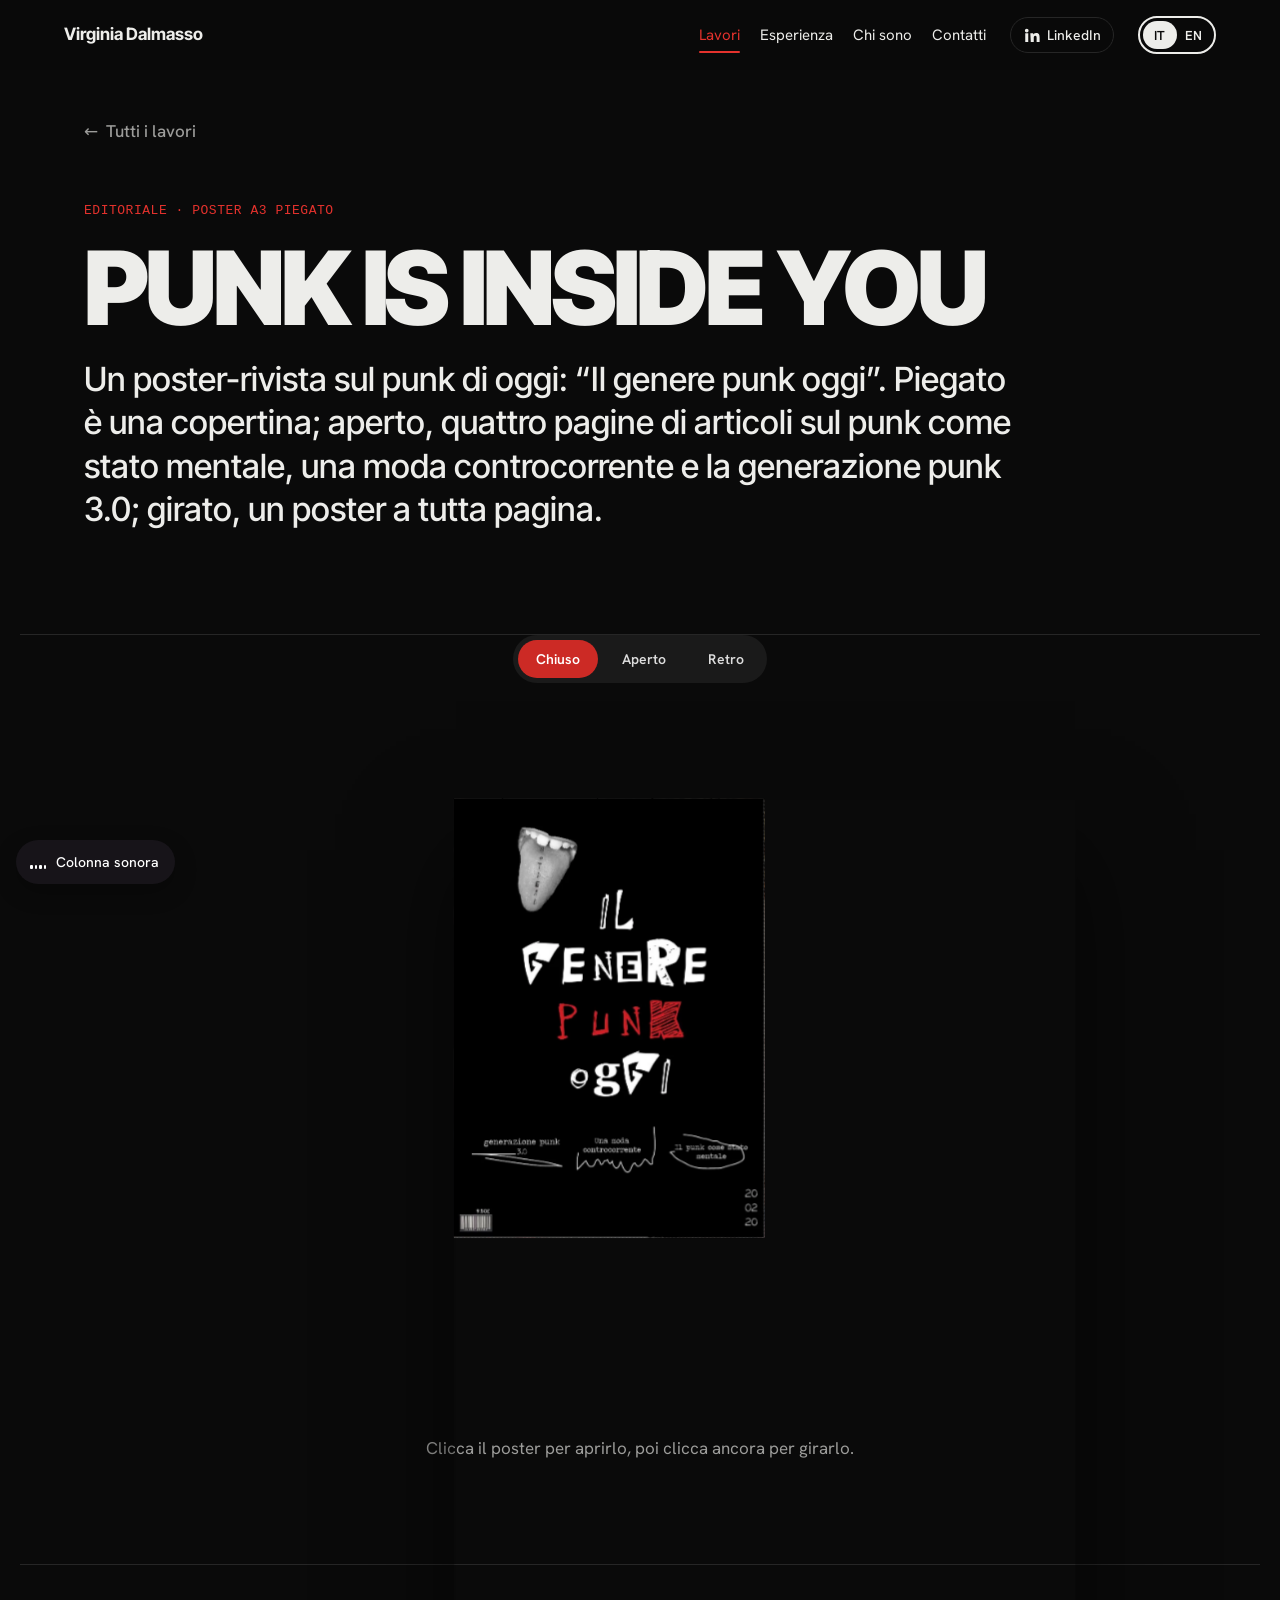
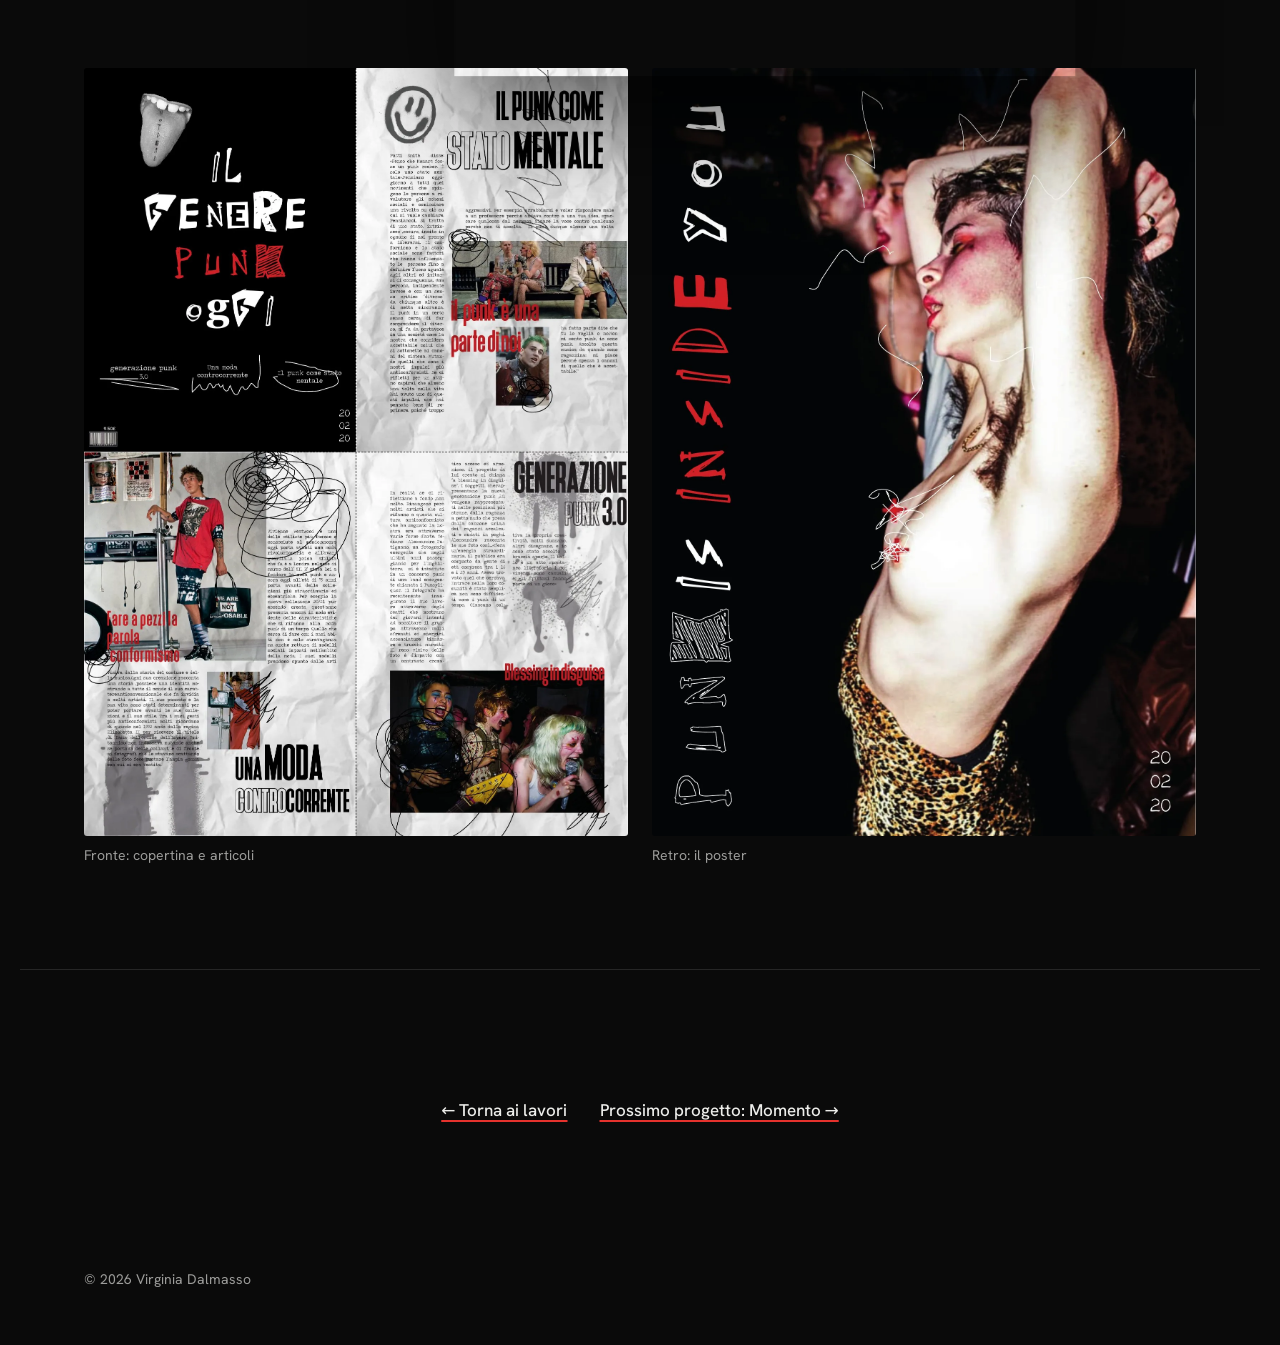
<file: poster.html>
<!doctype html> <html lang="it" class="no-js"> <head> <meta charset="utf-8"> <meta name="viewport" content="width=device-width,initial-scale=1"> <title>Punk is inside you · Virginia Dalmasso</title> <meta name="description" content="Punk is inside you: poster-rivista piegato sul punk oggi, di Virginia Dalmasso."> <link rel="canonical" href="https://profili-cv.github.io/virginia-dalmasso/poster.html"> <meta property="og:locale" content="it_IT"> <meta property="og:site_name" content="Virginia Dalmasso"> <script type="application/ld+json">{"@context": "https://schema.org", "@type": "CreativeWork", "url": "https://profili-cv.github.io/virginia-dalmasso/poster.html", "name": "Punk is inside you", "description": "Punk is inside you: poster-rivista piegato sul punk oggi, di Virginia Dalmasso.", "image": "https://profili-cv.github.io/virginia-dalmasso/img/poster/cover.jpg", "inLanguage": "it", "creator": {"@type": "Person", "name": "Virginia Dalmasso", "url": "https://profili-cv.github.io/virginia-dalmasso/"}}</script> <link rel="icon" href="favicon.svg?v=2" type="image/svg+xml"> <link rel="apple-touch-icon" href="img/apple-touch-icon.png"> <meta property="og:type" content="article"> <meta property="og:url" content="https://profili-cv.github.io/virginia-dalmasso/poster.html"> <meta property="og:title" content="Punk is inside you · Virginia Dalmasso"> <meta property="og:description" content="Un poster-rivista sul punk che si apre e si gira."> <meta property="og:image" content="https://profili-cv.github.io/virginia-dalmasso/img/poster/cover.jpg"> <meta name="twitter:card" content="summary_large_image"> <link rel="preload" href="fonts/inter-tight.woff2" as="font" type="font/woff2" crossorigin> <link rel="stylesheet" href="style.css?v=59"> <link rel="stylesheet" href="momento.css?v=5"> <link rel="stylesheet" href="poster.css?v=3"> <script>try{sessionStorage.getItem("pl-seen")||document.documentElement.classList.add("pl-on")}catch(e){document.documentElement.classList.add("pl-on")}</script> </head> <body class="cs-momento cs-poster"> <div class="preloader" aria-hidden="true"> <div class="pl-seal"> <svg class="pl-ring" viewBox="0 0 200 200"><defs><path id="pl-path" d="M100,100 m-82,0 a82,82 0 1,1 164,0 a82,82 0 1,1 -164,0"/></defs><text><textPath href="#pl-path" textLength="508" lengthAdjust="spacing">THINK BIG · COMMUNICATION DESIGN · TORINO ·</textPath></text></svg> <svg class="pl-track" viewBox="0 0 200 200"><circle cx="100" cy="100" r="64"/></svg> <img class="pl-mono pl-mono-light" src="img/vd-monogramma.svg" alt=""> <img class="pl-mono pl-mono-dark" src="img/vd-monogramma-negativo.svg" alt=""> </div> </div> <a class="skip" href="#poster" data-en="Skip to the project">Vai al progetto</a> <header class="nav"> <a class="nav-name" href="index.html">Virginia Dalmasso</a> <nav aria-label="Sezioni"> <a href="index.html#lavori" aria-current="page" data-en="Work">Lavori</a> <a href="index.html#esperienza" data-en="Experience">Esperienza</a> <a href="index.html#chi-sono" data-en="About">Chi sono</a> <a href="index.html#contatti" data-en="Contact">Contatti</a> </nav> <a class="nav-in" href="https://www.linkedin.com/in/virginia-dalmasso-7b20ab218/" target="_blank" rel="noopener" aria-label="LinkedIn"><svg viewBox="0 0 24 24" width="18" height="18" aria-hidden="true"><path fill="currentColor" d="M4.98 3.5a2.5 2.5 0 1 1 0 5 2.5 2.5 0 0 1 0-5zM3 9.75h4v11.5H3zM9.75 9.75h3.8v1.6h.06c.53-1 1.83-2.05 3.77-2.05 4.03 0 4.77 2.6 4.77 6v5.95h-4v-5.27c0-1.26-.02-2.88-1.76-2.88-1.76 0-2.03 1.37-2.03 2.79v5.36h-4z"/></svg><span class="nav-in-text">LinkedIn</span></a> <button class="lang" type="button" id="lang" aria-label="Switch to English"><span class="lang-opt is-on">IT</span><span class="lang-opt">EN</span></button> </header> <main id="top"> <section class="cs-hero pp-hero" id="poster"> <a class="back" href="index.html#lavori"><span aria-hidden="true">←</span> <span data-en="All work">Tutti i lavori</span></a> <p class="mono label" data-en="Editorial · folded A3 poster">Editoriale · poster A3 piegato</p> <h1 class="pp-title">Punk is inside you</h1> <p class="cs-lead" data-en="A poster-magazine about punk today: “Il genere punk oggi”. Folded, it's a cover; opened, four pages of articles on punk as a state of mind, a counter-current fashion and generation punk 3.0; turned over, a full-size poster.">Un poster-rivista sul punk di oggi: “Il genere punk oggi”. Piegato è una copertina; aperto, quattro pagine di articoli sul punk come stato mentale, una moda controcorrente e la generazione punk 3.0; girato, un poster a tutta pagina.</p> </section> <section class="pp-stage-wrap"> <div class="pp-controls" role="group" aria-label="Poster" data-en-label="Poster"> <button type="button" class="pp-btn" data-pp="closed" data-en="Closed">Chiuso</button> <button type="button" class="pp-btn" data-pp="open" data-en="Open">Aperto</button> <button type="button" class="pp-btn" data-pp="back" data-en="Back">Retro</button> </div> <div class="pp-stage" data-state="closed"> <div class="pp-cam"> <div class="pp-sheet"> <div class="pq q-tl"><span class="pf" style="background-position:0 0"></span><span class="pb"></span></div> <div class="pq q-tr"><span class="pf" style="background-position:100% 0"></span><span class="pb"></span></div> <div class="pp-bottom"> <div class="pq q-bl"><span class="pf" style="background-position:0 100%"></span><span class="pb"></span></div> <div class="pq q-br"><span class="pf" style="background-position:100% 100%"></span><span class="pb"></span></div> </div> </div> </div> </div> <p class="pp-hint" data-en="Click the poster to unfold it, then click again to turn it over.">Clicca il poster per aprirlo, poi clicca ancora per girarlo.</p> </section> <section class="pp-pages"> <h2 class="sr-only" data-en="The two sides">I due lati</h2> <figure><img src="img/poster/p-1.webp" alt="Lato interno del poster: copertina Il genere punk oggi e tre pagine di articoli" data-en-alt="Inside of the poster: the cover Il genere punk oggi and three pages of articles" loading="lazy"><figcaption data-en="Front: cover and articles">Fronte: copertina e articoli</figcaption></figure> <figure><img src="img/poster/p-2.webp" alt="Retro del poster: foto di una ragazza punk e la scritta Punk is inside you" data-en-alt="Back of the poster: photo of a punk girl and the words Punk is inside you" loading="lazy"><figcaption data-en="Back: the poster">Retro: il poster</figcaption></figure> </section> <section class="cs-end"> <p class="cs-links"> <a href="index.html#lavori" data-en="← Back to all work">← Torna ai lavori</a> <a href="momento.html" data-en="Next project: Momento →">Prossimo progetto: Momento →</a> </p> </section> </main> <footer class="foot"><p>© 2026 Virginia Dalmasso</p></footer> <div class="sound"> <audio id="soundtrack" src="audio/colonna-sonora.mp3?v=2" loop preload="none"></audio> <button type="button" id="sound-btn" class="sound-btn" aria-pressed="false"> <span class="eq" aria-hidden="true"><i></i><i></i><i></i><i></i></span> <span class="sound-label" data-en="Soundtrack">Colonna sonora</span> </button> </div> <script src="script.js?v=20"></script> <script src="menu.js?v=1"></script> <script src="lightbox.js?v=7" data-images=".pp-pages img"></script> <script src="poster.js?v=1"></script> <script src="lenis.min.js?v=1.1.13"></script> <script src="motion.js?v=1"></script> <script src="preloader.js?v=1"></script> <script src="cursor.js?v=12"></script> <script data-goatcounter="https://virginia-dalmasso.goatcounter.com/count" async src="https://gc.zgo.at/count.js"></script> </body> </html>
</file>
<file: style.css>
@font-face{font-family:'Inter Tight';src:url('fonts/inter-tight.woff2') format('woff2');font-weight:100 900;font-display:swap}@font-face{font-family:'Bricolage Grotesque';src:url('fonts/bricolage.woff2') format('woff2');font-weight:200 800;font-stretch:75% 100%;font-display:swap}@font-face{font-family:'Hanken Grotesk';src:url('fonts/hanken.woff2') format('woff2');font-weight:100 900;font-style:normal;font-display:swap}@font-face{font-family:'Hanken Grotesk';src:url('fonts/hanken-italic.woff2') format('woff2');font-weight:100 900;font-style:italic;font-display:swap}:root{--paper:#FFFFFF;--blush:#F1ECF8;--ink:#26202A;--grey:#645B69;--rule:#E2DBEC;--accent:#6A2C9E;--display:'Inter Tight','Helvetica Neue',Helvetica,Arial,sans-serif;--body:'Hanken Grotesk',system-ui,sans-serif;--gutter:clamp(20px, 5vw, 64px);--max:1240px;--ease-out-strong:cubic-bezier(0.23, 1, 0.32, 1)}*{box-sizing:border-box}html{scroll-behavior:smooth;scrollbar-color:color-mix(in srgb,var(--ink) 35%,transparent) transparent}body{margin:0;background:var(--paper);color:var(--ink);font-family:var(--body);font-size:17px;line-height:1.6;-webkit-font-smoothing:antialiased}a{color:inherit;text-decoration-color:var(--accent);text-decoration-thickness:2px;text-underline-offset:4px}a:hover{color:var(--accent)}:focus-visible{outline:3px solid var(--accent);outline-offset:3px}img{max-width:100%;display:block}.skip{position:absolute;left:-9999px}.skip:focus{left:16px;top:16px;background:var(--ink);color:var(--paper);padding:13px 16px;border-radius:8px;z-index:100}.nav{position:sticky;top:0;z-index:5;display:flex;align-items:center;gap:24px;flex-wrap:wrap;padding:16px var(--gutter);background:color-mix(in srgb,var(--paper) 92%,transparent);backdrop-filter:blur(8px)}.nav-name{font-family:var(--display);font-weight:700;text-decoration:none;margin-right:auto}.nav nav{display:flex;gap:20px;flex-wrap:wrap}.nav nav a{text-decoration:none;font-size:15px;position:relative;padding:4px 0;transition:color .25s}.lang{font:500 14px var(--body);color:var(--ink);border:1.5px solid var(--ink)}.lang:hover{border-color:var(--accent);color:var(--accent)}.hero{max-width:var(--max);margin:0 auto;padding:clamp(32px,6vw,80px) var(--gutter) clamp(48px,7vw,96px);display:grid;grid-template-columns:minmax(0,7fr) minmax(0,4fr);gap:clamp(32px,6vw,88px);align-items:center}.eyebrow{margin:0 0 16px;font-size:13px;font-weight:700;letter-spacing:.2em;text-transform:uppercase;color:var(--accent)}.hero h1{margin:0 0 28px;font-family:var(--display);font-variation-settings:'opsz' 96;font-size:clamp(52px, 9vw, 124px);line-height:.96;letter-spacing:-.01em;color:var(--ink)}.hero h1 span{display:block}.hero-lead{margin:0 0 24px;max-width:34em;font-size:clamp(17px, 1.6vw, 19px);padding-left:18px;border-left:3px solid var(--accent)}.hero-lead strong{color:var(--accent);font-weight:700}.hero-links{display:flex;flex-wrap:wrap;gap:8px 24px;margin:0}.hero-links a{font-weight:600}.hero-photo{position:relative;background:var(--accent);padding:clamp(20px,3vw,36px);border-radius:6px}.hero-photo .portrait{width:100%;height:auto;aspect-ratio:808/904;object-fit:cover;display:block;border-radius:4px;box-shadow:0 14px 30px rgba(38,32,42,.28)}.seal{position:absolute;left:clamp(-36px,-3vw,-20px);bottom:clamp(-36px,-3vw,-20px);width:clamp(92px,9vw,124px);aspect-ratio:1;display:block;text-decoration:none;color:var(--accent);border-radius:50%}.seal svg{display:block;width:100%;height:100%;overflow:visible;filter:drop-shadow(0 6px 12px rgba(38,32,42,.22))}.seal-bg{fill:#fff}.seal-ring{transform-origin:100px 100px;animation:22s linear infinite seal-spin}.seal text{fill:currentColor;font-family:var(--body);font-weight:700;font-size:15.5px;letter-spacing:2.2px}.seal .seal-mid{font-family:var(--display);font-weight:800;font-size:44px;letter-spacing:-1px}.seal:hover .seal-ring{animation-duration:6s}@keyframes seal-spin{to{transform:rotate(360deg)}}.section{max-width:var(--max);margin:0 auto;padding:80px var(--gutter)}.contact h2,.section h2{font-family:var(--display);font-variation-settings:'opsz' 96;font-size:clamp(34px, 4.6vw, 56px);line-height:1;letter-spacing:-.005em;margin:0 0 40px}.section h2{display:flex;align-items:center;gap:20px}.section h2::after{content:'';flex:1;height:2px;background:var(--ink)}h3{font-family:var(--display);font-weight:700;font-size:24px;line-height:1.15;margin:16px 0 4px;font-weight:750;letter-spacing:-.02em}.meta{color:var(--grey);font-size:15px;margin:0 0 8px}.todo{color:var(--accent);font-style:italic}.ph{position:relative;margin:0;background:var(--blush);aspect-ratio:4/3}.ph img{position:absolute;inset:0;width:100%;height:100%;object-fit:cover}.ph figcaption{position:absolute;left:12px;bottom:10px;font-size:13px;color:var(--grey)}.ph img+figcaption{display:none}.works{display:grid;grid-template-columns:repeat(2,minmax(0,1fr));gap:56px clamp(24px,4vw,48px)}.work p{max-width:34em;margin-top:0}.work-wide{grid-column:1/-1;display:grid;grid-template-columns:minmax(0,7fr) minmax(0,4fr);gap:clamp(24px,4vw,48px);align-items:end}.work-wide .ph{aspect-ratio:16/10}.work-wide h3{font-size:clamp(32px, 4vw, 48px);margin-top:0}.timeline{list-style:none;margin:0;padding:0;border-top:1.5px solid var(--ink)}.timeline li{display:grid;grid-template-columns:140px minmax(0,1fr);gap:24px;padding:20px 0;border-bottom:1px solid var(--rule)}.timeline h3{margin:0 0 4px;font-size:20px}.timeline p{margin:0;color:var(--grey);max-width:40em}.years{justify-self:start;align-self:start;font-size:13px;font-weight:700;color:var(--accent);border:1.5px solid var(--accent);border-radius:999px;padding:2px 10px;white-space:nowrap}.years.now{background:var(--accent);color:var(--on-acc,#fff)}.timeline .org{color:var(--accent);font-weight:600;margin:0 0 4px}.about-grid{display:grid;grid-template-columns:minmax(0,1fr);gap:clamp(24px,5vw,64px);align-items:start}.about-lead{font-family:var(--display);font-size:clamp(22px, 2.6vw, 30px);line-height:1.25;margin:0 0 16px;max-width:22em}.facts{display:grid;grid-template-columns:max-content minmax(0,1fr);gap:10px 24px;margin:32px 0 0}.facts dt{font-weight:600}.facts dd{margin:0}.contact{background:var(--accent);color:#fff;padding:88px var(--gutter);text-align:center}.contact h2{color:#fff}.contact a{color:#fff;text-decoration-color:#fff}.contact-mail{display:inline-block;font-family:var(--display);font-weight:700;font-size:clamp(22px, 4.4vw, 52px);word-break:break-word;margin-bottom:24px}.contact .hero-links{justify-content:center}@media (prefers-color-scheme:dark){:root{--paper:#1A161C;--blush:#211C2B;--ink:#EEEAF4;--grey:#B3A8B8;--rule:#3A3040;--accent:#B98CF0}.contact{background:#4f1f78}}.foot{max-width:var(--max);margin:0 auto;padding:28px var(--gutter) 40px;color:var(--grey);font-size:14px}@media (max-width:860px){.hero{grid-template-columns:minmax(0,1fr)}.hero-photo{max-width:360px;margin-left:28px}}@media (max-width:760px){.about-grid,.hero,.work-wide,.works{grid-template-columns:minmax(0,1fr)}.timeline li{grid-template-columns:minmax(0,1fr);gap:4px}.facts{grid-template-columns:minmax(0,1fr);gap:2px}.facts dd{margin-bottom:12px}.nav nav{order:3;width:100%;gap:16px}}.work-feature{margin-bottom:-24px}.ph-white{background:#fff}.ph-white img{object-fit:contain}.gallery{grid-column:1/-1;display:grid;grid-template-columns:repeat(3,minmax(0,1fr));gap:16px;margin-bottom:40px}.gallery figure{margin:0}.gallery img{width:100%;aspect-ratio:4/3;object-fit:cover;display:block;background:#fff;border-radius:4px}.gallery figcaption{font-size:14px;color:var(--grey);margin-top:6px}.gallery .wide{grid-column:1/-1}.gallery .wide img{aspect-ratio:16/9}@media (max-width:760px){.gallery{grid-template-columns:repeat(2,minmax(0,1fr));gap:10px}}.work-wide .ph-cover{aspect-ratio:16/9;background:#1a161c}.ph-cover img{object-fit:cover;object-position:center top}.posts{display:grid;grid-template-columns:repeat(5,minmax(0,1fr));gap:12px}.gallery .posts img{aspect-ratio:1}.play-btn{display:inline-flex;align-items:center;gap:10px;min-height:48px;padding:0 22px 0 18px;font:700 15px var(--body);color:var(--on-acc,#fff);background:var(--accent);border:0;border-radius:999px;cursor:pointer}.play-btn:hover{filter:brightness(1.1)}.video-modal{padding:0;border:0;background:0 0;width:min(1100px,94vw);max-width:none;overflow:visible}.video-modal::backdrop{background:rgba(10,8,12,.88)}.video-modal video{display:block;width:100%;height:auto;border-radius:6px;background:#000}.video-close{position:absolute;top:-52px;right:0;width:44px;height:44px;border-radius:50%;display:grid;place-items:center;color:#fff;background:rgba(255,255,255,.12);border:0;cursor:pointer}.video-close:hover{background:rgba(255,255,255,.24)}.zoom{display:block;width:100%;padding:0;border:0;background:0 0;cursor:zoom-in;border-radius:4px}.zoom img{transition:transform .25s,filter .25s}.posts .zoom{overflow:hidden}@media (max-width:760px){.posts{grid-template-columns:repeat(2,minmax(0,1fr));gap:10px}.posts .zoom:last-child,.posts img:last-child{grid-column:1/-1}.posts img:last-child{grid-column:auto}}.zoomable{cursor:zoom-in}img.zoomable:focus-visible{outline:3px solid var(--accent);outline-offset:3px}.gallery img.zoomable,.ph img.zoomable{transition:transform .3s,filter .3s}@media (hover:hover) and (pointer:fine){.zoom:hover img{transform:scale(1.03);filter:brightness(1.08)}.gallery figure:hover img.zoomable,.ph:hover img.zoomable{transform:scale(1.02);filter:brightness(1.06)}}.ph{overflow:hidden}@media (prefers-reduced-motion:reduce){html{scroll-behavior:auto}.seal-ring{animation:none}.gallery img.zoomable,.ph img.zoomable,.zoom img{transition:none}}.lightbox{padding:0;border:0;background:0 0;max-width:none;max-height:none;width:100vw;height:100vh;overflow:hidden}.lightbox[open]{display:grid;place-items:center}.lightbox::backdrop{background:rgba(10,8,12,.92)}.lightbox .lb-img{max-width:min(92vw,1400px);max-height:86vh;width:auto;height:auto;border-radius:6px;display:block}.lb-btn{position:absolute;width:48px;height:48px;border-radius:50%;display:grid;place-items:center;color:#fff;background:rgba(255,255,255,.12);border:0;cursor:pointer}.lb-btn:hover{background:rgba(255,255,255,.25)}.lb-btn:focus-visible{outline:#fff solid 3px;outline-offset:2px}.lb-close{top:18px;right:18px}.lb-prev{left:18px;top:50%;transform:translateY(-50%)}.lb-next{right:18px;top:50%;transform:translateY(-50%)}.lightbox.single .lb-next,.lightbox.single .lb-prev{display:none}.lb-count{position:absolute;bottom:14px;left:0;right:0;margin:0;text-align:center;color:rgba(255,255,255,.75);font-size:14px}@media (max-width:600px){.lb-next,.lb-prev{top:auto;bottom:10px;transform:none}}html.js .reveal{opacity:0;transform:translateY(28px);transition:opacity .8s cubic-bezier(.2,.7,.2,1),transform .8s cubic-bezier(.2,.7,.2,1)}html.js .reveal.in{opacity:1;transform:none}.scrub .w{color:color-mix(in srgb,var(--ink) 22%,var(--paper));transition:color .35s}.scrub .w.lit{color:var(--ink)}@media (prefers-reduced-motion:reduce){.scrub .w{transition:none}}.lenis.lenis-smooth,html.lenis.lenis-smooth{scroll-behavior:auto!important}html.lenis,html.lenis body{height:auto}.lenis.lenis-stopped{overflow:hidden}.rise{display:inline-flex;overflow:hidden;padding-bottom:.08em;margin-bottom:-.08em}.rise .ch{display:inline-block;transform:translateY(110%);transition:transform .9s cubic-bezier(.2,.8,.2,1)}.risen .rise .ch{transform:none}.motion-off .rise .ch{transform:none;transition:none}.marquee{overflow:hidden;white-space:nowrap;padding:18px 0;user-select:none}.marquee-track{display:inline-flex;will-change:transform}.marquee-track>span{display:inline-flex;align-items:center;gap:28px;padding-right:28px;font-family:var(--display);font-size:clamp(26px, 4vw, 52px);line-height:1}.marquee .dot{width:.38em;height:.38em;border-radius:50%;display:inline-block;flex:none}.motion-off .marquee-track{transform:none!important}.marquee-vd{background:var(--accent);color:var(--on-acc,#fff);margin-block:clamp(24px,4vw,48px) 0}.marquee-vd b{font-weight:600;letter-spacing:-.02em}.marquee-vd .dot{background:currentColor;width:.22em;height:.22em}@media (prefers-color-scheme:dark){.marquee-vd{color:#1a161c}}.doc{display:grid;grid-template-columns:96px minmax(0,1fr);gap:16px;align-items:start;margin-top:18px;padding-top:18px;border-top:1px solid var(--rule,rgba(0,0,0,.12))}.doc-thumb{padding:0;border:0;background:0 0;display:block;border-radius:3px;overflow:hidden;box-shadow:0 8px 18px rgba(0,0,0,.22);transform:rotate(-3deg);transition:transform .3s}.doc-thumb img{display:block;width:100%;height:auto}.doc p{margin:0}.doc-title{font-weight:600}.doc-text{font-size:15px;color:var(--grey);margin-top:2px!important}.doc-quote{margin-top:10px!important;font-family:ui-monospace,SFMono-Regular,Menlo,Consolas,monospace;font-size:14px;color:#03807a}@media (prefers-color-scheme:dark){.doc-quote{color:#3fd1c4}}.sound{position:fixed;left:16px;bottom:16px;z-index:40}.sound-btn{display:inline-flex;align-items:center;gap:10px;min-height:44px;padding:0 16px 0 14px;border-radius:999px;border:0;cursor:pointer;font:500 14px var(--body);color:#fff;background:rgba(26,22,28,.88);box-shadow:0 8px 22px rgba(0,0,0,.25);backdrop-filter:blur(6px)}.sound-btn:hover{background:var(--accent)}.sound-btn:focus-visible{outline:3px solid var(--accent);outline-offset:3px}.sound-btn[aria-pressed=true]{background:var(--accent)}.eq{display:inline-flex;align-items:flex-end;gap:2px;width:16px;height:14px}.eq i{display:block;width:3px;height:30%;background:currentColor;border-radius:1px}.sound-btn[aria-pressed=true] .eq i{animation:.9s ease-in-out infinite alternate eq}.eq i:nth-child(2){animation-delay:-.3s!important}.eq i:nth-child(3){animation-delay:-.6s!important}.eq i:nth-child(4){animation-delay:-.15s!important}@keyframes eq{0%{height:20%}100%{height:100%}}@media (max-width:600px){.sound-label{display:none}.sound-btn{padding:0;width:48px;justify-content:center}}.nav nav a::after{content:"";position:absolute;left:0;right:0;bottom:-2px;height:2px;border-radius:2px;background:var(--accent);transform:scaleX(0);transform-origin:left;transition:transform .35s cubic-bezier(.2,.8,.2,1)}.nav nav a.is-active,.nav nav a[aria-current=page]{color:var(--accent)}.nav nav a.is-active::after,.nav nav a[aria-current=page]::after{transform:scaleX(1)}@media (prefers-reduced-motion:reduce){.doc-thumb{transform:none;transition:none}.sound-btn[aria-pressed=true] .eq i{animation:none;height:80%}.nav nav a,.nav nav a::after{transition:none}}.ph-link .cover-link{position:absolute;inset:0;display:block}.ph-link img{transition:transform .5s,filter .5s}.cover-cta{position:absolute;right:14px;bottom:14px;padding:10px 16px;border-radius:999px;background:#0a0a0a;color:#fff;font-weight:600;font-size:14px;opacity:0;transform:translateY(6px);transition:opacity .3s,transform .3s,background .3s}.title-link{text-decoration:none}.title-link:hover{color:var(--accent)}@media (hover:none){.cover-cta{opacity:1;transform:none}}@media (prefers-reduced-motion:reduce){.cover-cta,.ph-link img{transition:none}}.logos-work{display:block}.logos-work .work-text{max-width:44em;margin-bottom:28px}.logos{list-style:none;margin:0;padding:0;display:grid;grid-template-columns:repeat(3,minmax(0,1fr));gap:clamp(16px,2.5vw,28px)}.logos li{display:flex;flex-direction:column}.logo-tile{aspect-ratio:1;display:grid;place-items:center;padding:14%;border-radius:4px;overflow:hidden}.logo-tile img{max-width:100%;max-height:100%;width:auto;height:auto;transition:transform .5s cubic-bezier(.2,.8,.2,1)}@media (hover:hover) and (pointer:fine){.doc-thumb:focus-visible,.doc-thumb:hover{transform:rotate(0) scale(1.04)}.ph-link:focus-within img,.ph-link:hover img{transform:scale(1.03);filter:brightness(.82)}.ph-link:focus-within .cover-cta,.ph-link:hover .cover-cta{opacity:1;transform:none;background:#03b1a5;color:#0a0a0a}.logos li:hover .logo-tile img{transform:scale(1.05)}}.tile-dark{background:#141414}.tile-cream{background:#fff;box-shadow:inset 0 0 0 1px var(--rule)}.tile-light{background:#f4f1ee}.logo-name{margin:14px 0 0;font-family:var(--display);font-weight:700;font-size:20px}.logo-meta{margin:2px 0 6px;color:var(--grey);font-size:15px}.logos li>a{font-weight:500;align-self:flex-start}.preloader{display:none}.pl-on .preloader{position:fixed;inset:0;z-index:100;display:grid;place-items:center;background:var(--paper);transition:transform .8s cubic-bezier(.7,0,.2,1);animation:0s 5s forwards pl-failsafe}.pl-on body{overflow:hidden}.pl-seal{position:relative;width:min(46vw,230px);aspect-ratio:1;transition:transform .6s cubic-bezier(.7,0,.2,1),opacity .4s}.pl-seal svg{position:absolute;inset:0;width:100%;height:100%;overflow:visible}.pl-ring{animation:7s linear infinite seal-spin}.pl-ring text{fill:var(--accent);font-family:var(--body);font-weight:700;font-size:14px;letter-spacing:2px}.pl-track circle{fill:none;stroke:var(--accent);stroke-width:1.5;stroke-dasharray:402;stroke-dashoffset:402;transform:rotate(-90deg);transform-origin:100px 100px;animation:1.3s cubic-bezier(.6,0,.3,1) forwards pl-draw}.pl-mono{position:absolute;left:50%;top:50%;width:54%;transform:translate(-50%,-50%) scale(.85);opacity:0;animation:.7s cubic-bezier(.2,.8,.2,1) .25s forwards pl-in}.pl-mono-dark{display:none}@media (prefers-color-scheme:dark){.pl-mono-light{display:none}.pl-mono-dark{display:block}}.cs-momento .pl-mono-light{display:none}.cs-momento .pl-mono-dark{display:block}.pl-done .pl-seal{transform:scale(.7);opacity:0}.pl-done .preloader{transform:translateY(-100%);transition-delay:.2s}@keyframes pl-draw{to{stroke-dashoffset:0}}@keyframes pl-in{to{opacity:1;transform:translate(-50%,-50%) scale(1)}}@keyframes pl-failsafe{to{visibility:hidden}}@media (prefers-reduced-motion:reduce){.logo-tile img{transition:none}.pl-mono,.pl-ring,.pl-track circle{animation:none}.pl-track circle{stroke-dashoffset:0}.pl-mono{opacity:1;transform:translate(-50%,-50%)}.pl-on .preloader{transition:opacity .3s}.pl-done .preloader{transform:none;opacity:0}}.has-cursor,.has-cursor .zoomable,.has-cursor [role=button],.has-cursor a,.has-cursor button{cursor:none}.has-cursor dialog,.has-cursor dialog *{cursor:auto}.has-cursor dialog button{cursor:pointer}.cur{position:fixed;left:0;top:0;z-index:99;pointer-events:none;width:0;height:0;opacity:0;transition:opacity .2s}.cur-on .cur{opacity:1}.cur::before{content:"";position:absolute;left:-7px;top:-7px;width:14px;height:14px;border-radius:50%;background:#fff;mix-blend-mode:difference;transition:transform .3s cubic-bezier(.2,.8,.2,1),background .2s}.cur.is-hot::before{transform:scale(3.2)}.cur.is-down::before{transform:scale(.7)}.cur.is-hot.is-down::before{transform:scale(2.6)}.cur.has-label::before{transform:scale(6.6);background:var(--accent);mix-blend-mode:normal}.cur-label{position:absolute;left:0;top:0;transform:translate(-50%,-50%) scale(.6);opacity:0;white-space:nowrap;font:600 13px/1 var(--body);letter-spacing:.02em;color:var(--on-accent,#fff);transition:opacity .2s,transform .3s cubic-bezier(.2,.8,.2,1)}.cur.has-label .cur-label{opacity:1;transform:translate(-50%,-50%) scale(1)}.cs-momento .cur-label{color:#0a0a0a}.has-cursor .cover-cta{display:none}.nav-in{display:inline-flex;align-items:center;gap:6px;min-height:36px;padding:0 12px;border-radius:999px;text-decoration:none;font-size:14px;font-weight:500;color:var(--ink);border:1.5px solid var(--rule);transition:border-color .2s,color .2s,background .2s}.nav-in:hover{color:#fff;background:#0a66c2;border-color:#0a66c2}@media (max-width:760px){.logos{grid-template-columns:minmax(0,1fr) minmax(0,1fr)}.logos li:last-child{grid-column:1/-1}.logos li:last-child .logo-tile{aspect-ratio:2/1}.nav-in{padding:0;width:36px;justify-content:center}.nav-in-text{display:none}}.org-link{text-decoration:none;background-image:linear-gradient(currentColor,currentColor);background-size:0 1.5px;background-position:0 100%;background-repeat:no-repeat;transition:background-size .35s}.org-link:focus-visible,.org-link:hover{background-size:100% 1.5px}.org-link .arr{display:inline-block;margin-left:2px;font-size:.9em;transition:transform .3s cubic-bezier(.2,.8,.2,1)}.more-link{font-weight:600;display:inline-block;margin:10px 0 0 18px}@media (min-width:900px){.about-grid{grid-template-columns:minmax(0,3fr) minmax(0,2fr)}}.itcanbedone{margin:0;align-self:center}.icbd-screen{position:relative;aspect-ratio:4/3;border-radius:6px;overflow:hidden;display:grid;place-items:center;background:radial-gradient(circle at 50% 40%,#3a3340 0,#141016 70%);filter:grayscale(1) contrast(1.15)}.icbd-screen::after{content:"";position:absolute;inset:0;background:repeating-linear-gradient(0deg,rgba(255,255,255,.04) 0 1px,transparent 1px 3px);pointer-events:none}.icbd-text{position:relative;z-index:1;margin:0;text-align:center;font-family:var(--display);font-weight:800;font-stretch:88%;font-size:clamp(40px, 5vw, 68px);line-height:.95;letter-spacing:-.02em;color:#f4efe6;text-transform:uppercase;animation:3.2s steps(1) infinite icbd-shake}.icbd-bolt{position:absolute;width:22%;height:auto;top:6%;right:10%;fill:#fff;opacity:0;animation:3.2s linear infinite icbd-flash}.icbd-screen{animation:3.2s linear infinite icbd-light}.itcanbedone figcaption{margin-top:10px;font-size:14px;color:var(--grey)}.itcanbedone cite{display:block;font-style:italic}@keyframes icbd-flash{0%,100%,62%,70%,74%{opacity:0}64%,72%{opacity:1}}@keyframes icbd-light{0%,100%,62%,70%,74%{filter:grayscale(1) contrast(1.15) brightness(1)}64%,72%{filter:grayscale(1) contrast(1.3) brightness(1.9)}}@keyframes icbd-shake{0%,100%,63%,75%{transform:none}64%{transform:translate(-2px,1px) rotate(-1deg)}66%{transform:translate(2px,-1px) rotate(1deg)}72%{transform:translate(-1px,0) scale(1.03)}}.lang{display:inline-flex;align-items:center;gap:0;padding:3px;min-height:0;border:2px solid var(--ink);border-radius:999px;background:0 0;font:600 13px/1 var(--body);letter-spacing:.04em;cursor:pointer}.lang-opt{display:inline-grid;place-items:center;min-width:34px;height:28px;padding:0 8px;border-radius:999px;color:var(--ink);transition:background .25s,color .25s}.lang-opt.is-on{background:var(--ink);color:var(--paper)}.lang:hover{border-color:var(--accent)}.lang:hover .lang-opt:not(.is-on){color:var(--accent)}.cv-cta{margin-top:24px}.btn-cv{display:inline-flex;gap:10px;align-items:center;padding:14px 22px;border-radius:999px;background:var(--ink);color:var(--paper);text-decoration:none;font-weight:600;transition:background .25s,transform .25s}.about-buttons{display:flex;flex-wrap:wrap;gap:12px;margin-top:28px}.btn-big{display:inline-flex;align-items:center;gap:12px;min-height:56px;padding:0 26px;border-radius:999px;font:600 17px var(--body);text-decoration:none;transition:transform .25s,background .25s,color .25s,border-color .25s}@media (hover:hover) and (pointer:fine){.org-link:hover .arr{transform:translate(3px,-3px)}.btn-cv:hover{background:var(--accent);color:#fff;transform:translateY(-2px)}.btn-big:hover{transform:translateY(-2px)}.ff-posts .zoom:hover img{transform:scale(1.06)}}.btn-solid{background:var(--ink);color:var(--paper);border:2px solid var(--ink)}.btn-solid:hover{background:var(--accent);border-color:var(--accent);color:#fff}.btn-line{border:2px solid var(--ink);color:var(--ink)}.btn-line:hover{border-color:var(--accent);color:var(--accent)}.contact h2,.hero h1,.section h2{font-weight:800;letter-spacing:-.04em;font-stretch:normal}.about-lead{font-weight:700;letter-spacing:-.02em}.sr-only{position:absolute;width:1px;height:1px;overflow:hidden;clip:rect(0 0 0 0);white-space:nowrap}.kicker{margin:0 0 6px;font-size:13px;font-weight:600;letter-spacing:.08em;text-transform:uppercase;color:var(--accent)}.feature-fluid{display:grid;grid-template-columns:minmax(0,7fr) minmax(0,5fr);gap:clamp(20px,3.5vw,44px);align-items:start;margin-bottom:clamp(40px,6vw,72px)}.feature-fluid .ph{aspect-ratio:16/10;border-radius:6px}.feature-fluid .ph img{object-position:center 30%}.ff-text h3{font-size:clamp(32px, 4vw, 52px);margin:0 0 10px}.ff-text>p{margin:0 0 14px}.ff-posts{display:grid;grid-template-columns:repeat(5,minmax(0,1fr));gap:6px;margin-top:4px}.ff-posts .zoom{padding:0;border:0;background:0 0;border-radius:4px;overflow:hidden;display:block}.ff-posts img{display:block;width:100%;aspect-ratio:1;object-fit:cover;transition:transform .3s}.ff-caption{font-size:14px;color:var(--grey);margin:8px 0 16px!important}.ff-actions{display:flex;flex-wrap:wrap;align-items:center;gap:10px 20px;margin:0}.ff-actions .more-link{margin:0}.cards{display:grid;grid-template-columns:repeat(3,minmax(0,1fr));gap:clamp(28px,3.5vw,44px) clamp(18px,2.5vw,32px)}.card-w h3{font-size:22px;margin:0 0 6px}.card-w>p:not(.kicker){margin:0;font-size:15.5px;line-height:1.55}.card-w .cw-link{margin-top:10px!important;display:flex;flex-wrap:wrap;gap:6px 16px;font-weight:600}.cw-media{position:relative;display:block;width:100%;aspect-ratio:4/3;margin:0 0 16px;padding:0;border:0;border-radius:6px;overflow:hidden;background:var(--blush);cursor:pointer}.cw-media>img{width:100%;height:100%;object-fit:cover;display:block;transition:transform .5s}.cw-media:focus-visible{outline:3px solid var(--accent);outline-offset:3px}.logos-mini{display:grid;grid-template-columns:1fr 1fr;grid-template-rows:3fr 2fr;gap:6px;background:0 0;cursor:default}.lm{display:grid;place-items:center;padding:10%;border-radius:4px;overflow:hidden}.lm-wide{grid-column:1/-1;padding:4% 18%}.book-stage{background:radial-gradient(circle at 50% 40%,color-mix(in srgb,var(--accent) 22%,var(--paper)),color-mix(in srgb,var(--accent) 8%,var(--paper)));display:grid;place-items:center;perspective:1400px}.book3d{position:relative;width:38%;aspect-ratio:900/1272;transform:rotateY(-18deg) rotateX(4deg);transform-style:preserve-3d;transition:transform .6s cubic-bezier(.2,.8,.2,1);box-shadow:18px 22px 30px rgba(20,10,30,.35)}.book-cover,.book-inside{position:absolute;inset:0;background-size:cover;background-position:center;border-radius:1px 4px 4px 1px}.book-inside{background-color:#111;box-shadow:inset 6px 0 12px rgba(0,0,0,.4)}.book-cover{transform-origin:left center;transition:transform .7s cubic-bezier(.2,.8,.2,1);box-shadow:inset 4px 0 6px rgba(255,255,255,.15),inset -1px 0 0 rgba(0,0,0,.4);backface-visibility:hidden}.book-spine{position:absolute;top:0;bottom:0;left:-10px;width:10px;background:linear-gradient(90deg,#0d0d0d,#2a2a2a);transform:rotateY(-90deg);transform-origin:right center}.cd-stage{background:#0e0c10;display:grid;place-items:center}.cd{position:relative;width:52%;aspect-ratio:1;transform:translateX(-10%);transition:transform .5s}.cd-case{position:absolute;inset:0;background-size:cover;border-radius:3px;box-shadow:0 16px 30px rgba(0,0,0,.55),inset 0 0 0 1px rgba(255,255,255,.12)}.cd-case::after{content:"";position:absolute;inset:0;background:linear-gradient(115deg,rgba(255,255,255,.18),rgba(255,255,255,0) 40%);border-radius:inherit}.cd-disc{position:absolute;top:3%;left:3%;width:94%;height:94%;border-radius:50%;background-size:cover;transition:transform .8s cubic-bezier(.2,.8,.2,1);box-shadow:0 6px 18px rgba(0,0,0,.5)}@media (hover:hover) and (pointer:fine){.cw-media:hover>img{transform:scale(1.04)}.book-stage:focus-visible .book3d,.book-stage:hover .book3d{transform:rotateY(-8deg) rotateX(2deg) scale(1.04)}.book-stage:focus-visible .book-cover,.book-stage:hover .book-cover{transform:rotateY(-38deg)}.cd-stage:focus-visible .cd,.cd-stage:hover .cd{transform:translateX(-22%)}.cd-stage:focus-visible .cd-disc,.cd-stage:hover .cd-disc{transform:translateX(46%) rotate(200deg)}}.cd-gallery[hidden]{display:none}@media (prefers-reduced-motion:reduce){.icbd-bolt,.icbd-screen,.icbd-text{animation:none}.book-cover,.book3d,.cd,.cd-disc{transition:none}}.bookbox{width:100vw;height:100vh;max-width:none;max-height:none;margin:0;padding:0;border:0;background:rgba(14,10,20,.96);color:#fff;overflow:hidden}.bookbox[open]{display:grid;grid-template-rows:auto 1fr auto}.bookbox::backdrop{background:rgba(14,10,20,.94)}.bk-top{display:flex;align-items:center;gap:16px;padding:14px 18px}.bk-title{margin:0;font-family:var(--display);font-weight:800;font-size:18px;letter-spacing:-.02em}.bk-count{margin:0 auto 0 0;font-size:14px;color:rgba(255,255,255,.7);font-variant-numeric:tabular-nums}.bk-btn{width:46px;height:46px;border-radius:50%;display:grid;place-items:center;border:0;background:rgba(255,255,255,.12);color:#fff;cursor:pointer}.bk-btn:hover:not(:disabled){background:var(--accent)}.bk-btn:disabled{opacity:.3;cursor:default}.bk-btn:focus-visible{outline:#fff solid 3px;outline-offset:2px}.bk-stage{display:grid;place-items:center;min-height:0;padding:0 12px}.bk-book{position:relative;width:min(94vw,calc((100vh - 170px) * 1.4137));aspect-ratio:1500/1061;perspective:2600px;transition:transform .5s}.bk-book.only-r{transform:translateX(-25%)}.bk-book.only-l{transform:translateX(25%)}.bk-face,.bk-page{position:absolute;top:0;height:100%;background-size:200% 100%;background-repeat:no-repeat;background-color:#fff}.bk-page{width:50%;cursor:pointer;box-shadow:0 20px 50px rgba(0,0,0,.45)}.bk-l{left:0}.bk-r{left:50%}.bk-l::after,.bk-r::after{content:"";position:absolute;top:0;bottom:0;width:8%;pointer-events:none}.bk-l::after{right:0;background:linear-gradient(90deg,transparent,rgba(0,0,0,.18))}.bk-r::after{left:0;background:linear-gradient(270deg,transparent,rgba(0,0,0,.18))}.bk-face.is-empty,.bk-page.is-empty{background:0 0!important;box-shadow:none}.bk-page.is-empty::after{display:none}.bk-leaf{position:absolute;top:0;height:100%;width:50%;display:none;transform-style:preserve-3d;z-index:3;pointer-events:none}.bk-leaf.on-right{display:block;left:50%;transform-origin:left center}.bk-leaf.on-left{display:block;left:0;transform-origin:right center}.bk-leaf.go{transition:transform .7s cubic-bezier(.45,.05,.3,1)}.bk-leaf.on-right.go{transform:rotateY(-180deg)}.bk-leaf.on-left.go{transform:rotateY(180deg)}.bk-face{inset:0;width:100%;backface-visibility:hidden;-webkit-backface-visibility:hidden}.bk-face::after{content:"";position:absolute;inset:0;background:linear-gradient(90deg,rgba(0,0,0,.12),transparent 30%);opacity:0;transition:opacity .35s}.bk-leaf.go .bk-face::after{opacity:1}.bk-back{transform:rotateY(180deg)}.bk-book.is-single{width:min(90vw,calc((100vh - 170px) * .7069));aspect-ratio:750/1061;transform:none}.bk-book.is-single .bk-r{left:0;width:100%}.bk-book.is-single .bk-r::after{display:none}.bk-leaf.bk-leaf-single{display:block;left:0;width:100%}.bk-leaf-single.to-left{transform-origin:left center}.bk-leaf-single.to-right{transform-origin:right center}.bk-leaf-single.to-left.go{transform:rotateY(-110deg);opacity:0;transition:transform .7s,opacity .7s}.bk-leaf-single.to-right.go{transform:rotateY(110deg);opacity:0;transition:transform .7s,opacity .7s}.bk-nav{display:flex;align-items:center;justify-content:center;gap:20px;padding:12px 18px 18px}.bk-hint{margin:0;font-size:14px;color:rgba(255,255,255,.65);text-align:center}.has-cursor .bookbox,.has-cursor .bookbox *{cursor:auto}.has-cursor .bookbox .bk-page,.has-cursor .bookbox button{cursor:pointer}.kicker-big{margin:0;font-family:var(--display);font-weight:700;font-size:clamp(22px, 3vw, 34px);letter-spacing:-.02em}.spf{position:relative;display:block;margin:10px auto 6px;padding:10px 20px;border:0;background:0 0;color:inherit;cursor:pointer;max-width:100%}.spf-word{display:inline-flex;flex-wrap:wrap;justify-content:center;font-family:var(--display);font-weight:900;font-size:clamp(48px, 10vw, 150px);line-height:.95;letter-spacing:-.05em;text-transform:uppercase}.spf .ch{display:inline-block;transition:transform .25s cubic-bezier(.2,1.8,.4,1),color .2s}.spf .sp{display:inline-block;width:.28em}.spf .ch-new{animation:.45s cubic-bezier(.2,1.8,.4,1) spf-pop}.spf.is-big .spf-word{animation:.35s linear infinite spf-shake}.spf-extra{display:contents}.spf-bolt{position:absolute;width:clamp(40px,6vw,80px);right:2%;top:-10%;fill:#FFE14D;opacity:0;transform:scale(.4) rotate(12deg);pointer-events:none}.spf-flash{position:fixed;inset:0;background:#fff;opacity:0;pointer-events:none;z-index:50}.spf.zap .spf-bolt{animation:.9s spf-bolt}.spf.zap .spf-flash{animation:.5s spf-flash}.spf-hint{margin:0 auto 24px;max-width:34em;opacity:.85}@keyframes spf-pop{from{transform:scale(0) rotate(-30deg)}to{transform:none}}@keyframes spf-shake{0%,100%{transform:translate(0,0)}25%{transform:translate(1px,-1px)}75%{transform:translate(-1px,1px)}}@keyframes spf-bolt{0%{opacity:0;transform:scale(.4) rotate(12deg)}15%{opacity:1;transform:scale(1.2) rotate(-6deg)}60%{opacity:1;transform:scale(1) rotate(0)}100%{opacity:0;transform:scale(1) rotate(0)}}@keyframes spf-flash{0%,100%{opacity:0}15%{opacity:.55}}.pitch{max-width:680px;margin:0 auto;text-align:left}.pitch input,.pitch textarea{width:100%;box-sizing:border-box;font:400 17px/1.5 var(--body);color:#26202a;background:#fff;border:2px solid transparent;border-radius:14px;padding:16px 18px;box-shadow:0 10px 30px rgba(0,0,0,.18)}.pitch textarea{resize:vertical;min-height:120px}.pitch input:focus,.pitch textarea:focus{outline:0;border-color:#ffe14d}.pitch-row{display:flex;gap:10px;margin-top:10px}.pitch-row input{flex:1;min-width:0}.pitch-send{flex:none;display:inline-flex;align-items:center;gap:10px;padding:0 24px;min-height:56px;border:0;border-radius:14px;background:#ffe14d;color:#26202a;font:700 17px var(--body);cursor:pointer;transition:transform .2s}.pitch-note{margin:10px 4px 0;font-size:13px;opacity:.8}.shake{animation:.1s linear 5 spf-shake}.contact-alt{display:flex;flex-wrap:wrap;justify-content:center;align-items:baseline;gap:10px 26px;margin-top:40px}.contact-alt .contact-mail{font-size:clamp(20px, 3vw, 34px);margin:0}.alt-link{font-weight:600}@media (max-width:560px){.pitch-row{flex-direction:column}.pitch-send{justify-content:center}}@media (prefers-reduced-motion:reduce){.spf .ch,.spf .ch-new,.spf.is-big .spf-word{animation:none;transition:none}}.lm{min-height:0}.lm img{max-width:100%;width:auto;height:auto;max-height:100%;object-fit:contain}.lm-wide img{max-height:78%}.spf-word{flex-wrap:nowrap;white-space:nowrap;font-size:min(clamp(48px, 10vw, 150px), calc(150vw / var(--len, 14)))}.hero{position:relative}.cat-run{position:absolute;inset:0;pointer-events:none;z-index:4;overflow:visible}.cat{position:absolute;left:0;top:0;height:auto;opacity:0;transition:opacity .3s;filter:drop-shadow(0 6px 10px rgba(0,0,0,.25));will-change:transform;width:clamp(180px,22vw,300px);filter:drop-shadow(0 0 1.5px rgba(255,255,255,.9)) drop-shadow(0 0 6px rgba(255,255,255,.35)) drop-shadow(0 8px 12px rgba(0,0,0,.3))}.cat-run.is-on .cat{opacity:1}.cat-mark{position:absolute;opacity:0;transition:opacity .25s;width:clamp(30px,3.6vw,48px)}.cat-mark svg{display:block;width:100%;height:auto;overflow:visible}.cat-mark path{fill:none;stroke:var(--ink);stroke-width:2.4;stroke-linecap:butt;stroke-dasharray:60;stroke-dashoffset:60;transition:stroke-dashoffset .35s;stroke-width:3}.cat-mark.on{opacity:.75;opacity:.9}.cat-mark.on path{stroke-dashoffset:0}.about-sub{font-size:18px;margin:0 0 8px;color:var(--grey)}.card-w.wide{grid-column:span 2;display:grid;grid-template-columns:minmax(0,1fr) minmax(0,1fr);gap:clamp(16px,2.5vw,28px);align-items:start}.card-w.wide .cw-media{margin:0}.card-w.wide h3{font-size:26px}@media (max-width:960px){.cards{grid-template-columns:repeat(2,minmax(0,1fr))}.card-w.wide{grid-column:1/-1}}@media (max-width:560px){.card-w.wide{grid-template-columns:minmax(0,1fr)}.card-w.wide .cw-media{margin-bottom:4px}}.card-w.full{grid-column:1/-1;display:grid;grid-template-columns:minmax(0,5fr) minmax(0,7fr);gap:clamp(20px,3.5vw,44px);align-items:center;padding-top:clamp(8px,2vw,20px);border-top:1px solid var(--rule)}.card-w.full .cw-media{margin:0}.card-w.full h3{font-size:clamp(28px, 3vw, 38px)}.card-w.full .cw-text>p:not(.kicker){font-size:17px;max-width:34em}@media (max-width:760px){.card-w.full,.feature-fluid{grid-template-columns:minmax(0,1fr)}}.timeline{border-top:0}@media (prefers-color-scheme:light){.cat{filter:drop-shadow(0 8px 12px rgba(0,0,0,.28))}}.pin-photo{position:relative;transform:translate(var(--dx,0),var(--dy,0)) rotate(var(--rot,0deg));transform-origin:50% 0;transition:transform .6s cubic-bezier(.2,1.6,.4,1),box-shadow .3s;z-index:3}.pin-photo.is-held{transition:box-shadow .3s;box-shadow:0 34px 60px rgba(20,10,30,.45)}.pin-photo.is-held .portrait{box-shadow:none}.pin-photo.stick{animation:.5s pin-stick}@keyframes pin-stick{0%{filter:brightness(1.15)}100%{filter:none}}.pin-tape{position:absolute;top:-14px;left:50%;z-index:4;width:110px;height:30px;transform:translateX(-50%) rotate(-3deg);background:rgba(255,255,255,.55);box-shadow:0 2px 6px rgba(0,0,0,.15);backdrop-filter:blur(2px);cursor:grab;touch-action:none}.pin-tape::after,.pin-tape::before{content:"";position:absolute;top:0;bottom:0;width:6px;background:repeating-linear-gradient(180deg,transparent 0 4px,rgba(0,0,0,.08) 4px 6px)}.pin-tape::before{left:0}.pin-tape::after{right:0}.pin-photo.is-held .pin-tape{cursor:grabbing}.pin-draw{position:absolute;inset:0;width:100%;height:100%;border-radius:4px;cursor:crosshair;touch-action:none}.has-cursor .pin-draw{cursor:crosshair}.pin-tools{position:absolute;right:clamp(20px,3vw,36px);bottom:6px;display:flex;align-items:center;gap:10px;color:#fff;font-size:13px;font-weight:600}.pin-clear{display:none;padding:4px 12px;border-radius:99px;border:1.5px solid #fff;background:0 0;color:#fff;font:600 13px var(--body);cursor:pointer}.has-drawing .pin-clear{display:inline-block}.seal .seal-mono{pointer-events:none}@media (prefers-reduced-motion:reduce){.pin-photo{transition:none}}.cards{grid-template-columns:repeat(6,minmax(0,1fr))}.cards>.card-w{grid-column:span 2}.cards>.card-w.half{grid-column:span 3}.card-w.half .cw-media{aspect-ratio:16/9}@media (max-width:960px){.cards{grid-template-columns:repeat(2,minmax(0,1fr))}.cards>.card-w,.cards>.card-w.half{grid-column:auto}.card-w.half .cw-media{aspect-ratio:4/3}}@media (max-width:560px){.cards{grid-template-columns:minmax(0,1fr)}}.poster-stage{background:radial-gradient(circle at 50% 40%,#2a2430,#0e0c10);display:grid;place-items:center;perspective:1200px}.ps-fold{position:relative;width:38%;aspect-ratio:760/1075;box-shadow:14px 18px 26px rgba(0,0,0,.5);transform:rotate(-4deg);transition:transform .5s}.ps-front{position:absolute;inset:0;background-size:cover;transform-origin:right center;transition:transform .6s cubic-bezier(.2,.8,.2,1)}@media (min-width:900px){#chi-sono .about-grid{grid-template-columns:minmax(0,7fr) minmax(0,5fr);align-items:center}}.wof{text-align:center}.wof-title{margin:0 0 14px;font-family:var(--display);font-weight:800;font-size:22px;letter-spacing:-.02em}.wof-box{position:relative;width:min(100%,360px);aspect-ratio:1;margin:0 auto}.wof-wheel{width:100%;height:100%;display:block;filter:drop-shadow(0 14px 26px rgba(0,0,0,.3))}.wof-lbl{font:800 10px var(--display);letter-spacing:.02em}.wof-pin{position:absolute;top:-10px;left:50%;z-index:2;width:0;height:0;transform:translateX(-50%);border-left:14px solid transparent;border-right:14px solid transparent;border-top:26px solid #ffe14d;filter:drop-shadow(0 3px 3px rgba(0,0,0,.35))}.wof-spin{position:absolute;left:50%;top:50%;width:26%;aspect-ratio:1;transform:translate(-50%,-50%);border-radius:50%;border:4px solid var(--paper);background:var(--accent);color:var(--on-acc,#fff);font:900 15px var(--display);letter-spacing:.04em;cursor:pointer;box-shadow:0 6px 16px rgba(0,0,0,.35);transition:transform .2s}@media (hover:hover) and (pointer:fine){.spf .ch:hover{transform:translateY(-.12em) rotate(-6deg);color:#fff}.pitch-send:hover{transform:translateY(-2px) rotate(-1deg)}.pin-photo:hover{transform:translate(var(--dx,0),var(--dy,0)) rotate(-1.5deg)}.poster-stage:hover .ps-fold{transform:rotate(0) scale(1.05)}.poster-stage:hover .ps-front{transform:perspective(900px) rotateY(18deg)}.wof-spin:hover{transform:translate(-50%,-50%) scale(1.08)}}.wof-spin:focus-visible{outline:#FFE14D solid 3px;outline-offset:3px}.wof-result{min-height:3em;margin:18px auto 0;max-width:24em;font-weight:600;font-size:17px}.wof-result.is-win{color:var(--accent);font-family:var(--display);font-weight:900;font-size:22px;animation:.5s cubic-bezier(.2,1.8,.4,1) wof-pop}@keyframes wof-pop{from{transform:scale(.6)}to{transform:none}}.wof-confetti{position:fixed;inset:0;width:100vw;height:100vh;pointer-events:none;z-index:60;display:none}.wof-confetti.on{display:block}@media (max-width:760px){.cat-marks{display:none}}@media (prefers-color-scheme:dark){:root{--on-acc:#1A161C}.contact .btn-solid:hover,.now,.pin-hint,.play-btn,.wof-spin,.years.now{color:#1a161c}.pfx-anchor path,.pfx-anchor rect{stroke:#B98CF0}.pfx-anchor circle{fill:#B98CF0}.pfx-anchor rect{fill:#1A161C}}::selection{background:var(--accent);color:var(--on-acc,var(--on-accent,#fff))}input,textarea{caret-color:var(--accent)}.bk-btn,.btn-big,.btn-cv,.burger,.copy-mail,.lang,.mail-btn,.play-btn,.pp-btn,.send-btn,.soc,.sound-btn,.wof-spin{transition-property:transform,background,background-color,color,border-color,box-shadow,opacity,filter}.bk-btn:active,.btn-big:active,.btn-cv:active,.burger:active,.copy-mail:active,.lang:active,.mail-btn:active,.play-btn:active,.pp-btn:active,.send-btn:active,.soc:active,.sound-btn:active{transform:scale(.97);transition-duration:120ms}@media (pointer:coarse){.alt-link,.back,.cw-link a,.more-link,.nav nav a,.nav-name,.title-link,main a:not([class]){padding-block:11px;margin-block:-11px}.copy-mail,.lang,.pp-btn{min-height:44px}.nav-in{min-width:44px;min-height:44px}}.cw-media>img,.logo-tile img,.ph-link img{transition-duration:.4s;transition-timing-function:var(--ease-out-strong)}.cframe{position:fixed;left:0;top:0;z-index:99;pointer-events:none;box-sizing:border-box;border:2px solid var(--accent);border-radius:13px;opacity:0;transition:opacity .2s,border-color .2s,border-width .15s;will-change:transform}.cframe-on .cframe{opacity:.9}.cframe.is-framing{border-width:2px;opacity:1}.cframe.is-down{border-width:3px}.cframe.is-text{opacity:0!important}.ctag{position:fixed;left:0;top:0;z-index:99;pointer-events:none;padding:6px 11px;border-radius:999px;background:var(--ink);color:var(--paper);font:600 12.5px/1 var(--body);letter-spacing:.02em;white-space:nowrap;opacity:0;scale:.85;transition:opacity .18s,scale .25s cubic-bezier(.23, 1, .32, 1);box-shadow:0 6px 18px rgba(0,0,0,.18)}.ctag.is-on{opacity:1;scale:1}@media (prefers-reduced-motion:reduce){.ctag{transition:opacity .15s}}.pfx-box{position:relative}.pfx-box .ph-cover,.pfx-box.fl-cover>img,.pfx-box>.cw-media,.pfx-box>.ph{position:relative;z-index:1}.pfx{position:absolute;z-index:2;pointer-events:none;display:block;opacity:0;scale:.4;transition:opacity .35s,scale .5s cubic-bezier(.2,1.6,.4,1);will-change:translate}.pfx.pfx-back{z-index:0}.pfx.on{opacity:1;scale:1}.pfx svg{display:block;width:100%;height:auto;overflow:visible}.pfx>*{rotate:var(--r,0deg)}.pfx-drop{display:block;aspect-ratio:1;border-radius:58% 42% 55% 45%/52% 58% 42% 48%;background:radial-gradient(circle at 32% 28%,rgba(255,255,255,.9) 0 7%,rgba(255,255,255,0) 15%),radial-gradient(circle at 62% 70%,color-mix(in srgb,var(--dc) 70%,#fff) 0,var(--dc) 45%,color-mix(in srgb,var(--dc) 60%,#000) 100%);box-shadow:0 10px 24px color-mix(in srgb,var(--dc) 45%,transparent),inset -4px -6px 10px rgba(0,0,0,.25);animation:6s ease-in-out infinite pfx-blob;animation-delay:var(--d, 0s)}@keyframes pfx-blob{0%,100%{border-radius:58% 42% 55% 45%/52% 58% 42% 48%;translate:0 0}33%{border-radius:45% 55% 42% 58%/58% 44% 56% 42%;translate:0 -6px}66%{border-radius:52% 48% 60% 40%/44% 52% 48% 56%;translate:0 4px}}.pfx-board{left:0!important}.pfx-board .pfx-wheel{transform-box:fill-box;transform-origin:center;rotate:var(--spin,0deg)}.pfx-note{color:var(--ink)}.pfx-note:nth-of-type(odd){color:var(--accent)}.pfx-note svg{animation:2.4s ease-in-out infinite pfx-sway;animation-delay:var(--d, 0s)}@keyframes pfx-sway{0%,100%{rotate:-10deg}50%{rotate:10deg}}.pfx-star svg{rotate:12deg;filter:drop-shadow(3px 4px 0 rgba(0,0,0,.25))}.pfx-pin svg{filter:drop-shadow(0 2px 2px rgba(0,0,0,.3))}.pfx-like{display:inline-flex;align-items:center;gap:5px;padding:7px 10px;border-radius:999px;background:#fff;box-shadow:0 8px 20px rgba(0,0,0,.18);font:700 13px/1 var(--body);color:#262626}.pfx-like svg{width:18px}.pfx-prof svg{filter:drop-shadow(0 4px 6px rgba(0,0,0,.18))}.pfx-spark{color:#f5c542}.pfx-spark svg{animation:1.8s ease-in-out infinite pfx-twinkle;animation-delay:var(--d, 0s)}.pfx-spark-b{color:#4fc3f7}@keyframes pfx-twinkle{0%,100%{scale:.7;opacity:.6}50%{scale:1.1;opacity:1}}.pfx-bubble{display:block;aspect-ratio:1;border-radius:50%;background:radial-gradient(circle at 30% 30%,rgba(255,255,255,.95) 0 8%,rgba(255,255,255,.15) 30%,rgba(180,220,255,.25) 70%,rgba(255,255,255,.6) 100%);box-shadow:inset 0 0 0 1.5px rgba(255,255,255,.7),0 4px 10px rgba(0,0,0,.08)}.pfx-sandbox{height:100%;aspect-ratio:auto;overflow:hidden;border-radius:6px;height:calc(100% - 0px)}.pfx-sand{position:absolute;inset:0}.pfx-sand i{position:absolute;top:-6px;border-radius:50%;opacity:.85;animation:3.2s linear infinite pfx-fall;background:#6b6152;opacity:.7;width:4px;height:4px}.pfx-sand i:first-child{left:12%;animation-delay:0s}.pfx-sand i:nth-child(2){left:27%;animation-delay:.9s}.pfx-sand i:nth-child(3){left:41%;animation-delay:1.7s}.pfx-sand i:nth-child(4){left:55%;animation-delay:.4s}.pfx-sand i:nth-child(5){left:66%;animation-delay:2.3s}.pfx-sand i:nth-child(6){left:78%;animation-delay:1.2s}.pfx-sand i:nth-child(7){left:88%;animation-delay:2.8s}.pfx-sand i:nth-child(8){left:34%;animation-delay:2s;width:2px;height:2px}@keyframes pfx-fall{from{translate:0 0}to{translate:6px 340px}}.pfx-anchor svg{filter:drop-shadow(0 2px 4px rgba(0,0,0,.12))}.pfx-still .pfx{transition:none}.pfx-still .pfx-drop,.pfx-still .pfx-note svg,.pfx-still .pfx-spark svg{animation:none}.pfx-still .pfx-sandbox{display:none}.pfx-layer{position:absolute;pointer-events:none;display:block}.pfx-note,.pfx-note:nth-of-type(odd){color:#fff}.pfx-note:nth-child(2){color:#ff7a3c}.pfx-note svg{filter:drop-shadow(0 2px 4px rgba(0,0,0,.5))}.cs-hero.pfx-box,body,html{overflow-x:clip}.burger{display:none}@media (max-width:760px){.nav{flex-wrap:nowrap;gap:10px;padding-top:10px;padding-bottom:10px}.burger{display:inline-grid;align-content:center;justify-items:center;gap:5px;width:44px;height:44px;padding:0;border:2px solid var(--ink);border-radius:50%;background:0 0;color:var(--ink);cursor:pointer;flex:none}.burger span{display:block;width:18px;height:2px;border-radius:2px;background:currentColor;transition:transform .35s cubic-bezier(.2,.8,.2,1),opacity .2s}.menu-open .burger{background:var(--ink);color:var(--paper)}.menu-open .burger span:first-child{transform:translateY(7px) rotate(45deg)}.menu-open .burger span:nth-child(2){opacity:0}.menu-open .burger span:nth-child(3){transform:translateY(-7px) rotate(-45deg)}.nav nav{position:absolute;left:0;right:0;top:100%;width:auto;order:0;height:calc(100dvh - 100%);overflow-y:auto;display:flex;flex-direction:column;flex-wrap:nowrap;gap:0;padding:12px var(--gutter) 40px;background:var(--paper);border-top:1px solid var(--rule);opacity:0;visibility:hidden;transform:translateY(-8px);transition:opacity .3s,transform .35s cubic-bezier(.2,.8,.2,1),visibility 0s linear .35s}.menu-open nav{opacity:1;visibility:visible;transform:none;transition:opacity .3s,transform .35s cubic-bezier(.2,.8,.2,1)}.nav nav a{display:flex;align-items:center;gap:16px;padding:16px 0;margin-block:0;border-bottom:1px solid var(--rule);font-family:var(--display);font-weight:700;font-size:clamp(30px, 9vw, 40px);line-height:1.05;letter-spacing:-.02em}.nav nav a::before{content:"";flex:none;width:14px;height:14px;border-radius:50%;background:var(--c,var(--accent))}.nav nav a::after{display:none}.nav nav a:first-child{--c:var(--accent)}.nav nav a:nth-child(2){--c:color-mix(in srgb, var(--accent) 78%, var(--paper))}.nav nav a:nth-child(3){--c:color-mix(in srgb, var(--accent) 56%, var(--paper))}.nav nav a:nth-child(4){--c:color-mix(in srgb, var(--accent) 36%, var(--paper))}.menu-open nav a{animation:.45s cubic-bezier(.2,.8,.2,1) both menu-in}.menu-open nav a:nth-child(2){animation-delay:.04s}.menu-open nav a:nth-child(3){animation-delay:.08s}.menu-open nav a:nth-child(4){animation-delay:.12s}html.menu-lock,html.menu-lock body{overflow:hidden}main [id]{scroll-margin-top:76px}}@keyframes menu-in{from{opacity:0;transform:translateX(-14px)}to{opacity:1;transform:none}}.hl{--p:0;background-image:linear-gradient(#ffe45c,#ffe45c);background-repeat:no-repeat;background-position:0 85%;background-size:calc(var(--p) * 100%) 88%;-webkit-box-decoration-break:clone;box-decoration-break:clone;padding:0 .12em;margin:0 -.12em;color:color-mix(in srgb,var(--ink) calc(var(--p) * 100%),var(--grey))}@media (prefers-color-scheme:dark){.hl{background-image:none;color:color-mix(in srgb,#ffd84d calc(var(--p) * 100%),var(--grey));text-shadow:0 0 calc(var(--p) * 14px) rgba(255,216,77,calc(var(--p) * .35))}}.cd-stage.cd-out .cd{transform:translateX(-22%)}.cd-stage.cd-out .cd-disc{transform:translateX(46%) rotate(200deg)}.cd-stage.spinning .cd{transform:translateX(-22%)}.cd-stage.spinning .cd-disc{animation:2.4s linear infinite cd-spin}@keyframes cd-spin{from{transform:translateX(46%) rotate(0)}to{transform:translateX(46%) rotate(360deg)}}.listen{display:grid;gap:10px;margin-top:14px}.listen-btn{justify-self:start;display:inline-flex;align-items:center;gap:10px;min-height:44px;padding:0 18px 0 6px;border:1.5px solid var(--ink);border-radius:999px;background:0 0;color:var(--ink);font:600 15px var(--body);cursor:pointer;transition:background .2s,color .2s}.listen-ico{display:grid;place-items:center;width:32px;height:32px;border-radius:50%;background:#1db954;color:#0b0b0b}.listen-btn[aria-expanded=true] .i-play,.listen-ico .i-close{display:none}.listen-btn[aria-expanded=true] .i-close{display:inline}.listen-btn:active{transform:scale(.97)}.listen-note{margin:0;font-size:13px;color:var(--grey)}.listen-player iframe{display:block;width:100%;height:152px;border:0;border-radius:12px}.listen-btn .l-close,.listen-btn[aria-expanded=true] .l-open{display:none}.listen-btn[aria-expanded=true] .l-close{display:inline}.pfx-food svg{display:block;width:100%;height:auto;rotate:var(--r,0deg);filter:drop-shadow(0 6px 10px rgba(0,0,0,.22));animation:3.2s ease-in-out infinite pfx-bob;animation-delay:var(--d, 0s)}@keyframes pfx-bob{50%{transform:translateY(-6px) rotate(4deg)}}@media (prefers-reduced-motion:reduce){.menu-open nav a{animation:none}.burger span,.nav nav{transition:none}.cd-stage.spinning .cd-disc{animation:none;transform:translateX(46%) rotate(200deg)}.pfx-food svg{animation:none}}.mo-media{position:relative;overflow:hidden}.mo-media img{transition:filter .5s,transform .8s cubic-bezier(.23,1,.32,1)}.mo-veil{position:absolute;inset:0;z-index:4;display:grid;place-content:center;justify-items:center;gap:18px;background:rgba(0,0,0,.93);color:#19d3b4;opacity:0;transition:opacity .45s;pointer-events:none}.mo-skull{width:clamp(64px,22%,120px);height:auto;transform:scale(.86) translateY(6px);filter:drop-shadow(0 0 0 rgba(25,211,180,0));transition:transform .6s cubic-bezier(.23,1,.32,1),filter .6s}.mo-tag{font:500 13px/1 ui-monospace,Menlo,monospace;letter-spacing:.14em;text-transform:uppercase;color:rgba(255,255,255,.75);opacity:0;transform:translateY(6px);transition:opacity .4s .12s,transform .5s cubic-bezier(.23,1,.32,1) .12s}.mo-media.mo-on .mo-veil{opacity:1}.mo-media.mo-on .mo-skull{transform:none;filter:drop-shadow(0 0 18px rgba(25,211,180,.55));animation:2.6s ease-in-out .6s infinite mo-glow}.mo-media.mo-on .mo-tag{opacity:1;transform:none}.mo-media.mo-on img{filter:grayscale(1) contrast(1.1);transform:scale(1.03)}@keyframes mo-glow{50%{filter:drop-shadow(0 0 30px rgba(25,211,180,.85))}}@media (prefers-reduced-motion:reduce){.mo-media img,.mo-skull,.mo-tag{transition:opacity .2s;transform:none!important;animation:none!important}}.logos-mini .lm{position:relative;cursor:zoom-in}.logos-mini .lm img{transition:transform .45s cubic-bezier(.23,1,.32,1)}.lm-zoom{position:absolute;right:8px;bottom:8px;display:grid;place-items:center;width:34px;height:34px;border-radius:50%;background:rgba(26,22,28,.78);color:#fff;pointer-events:none;transition:transform .3s cubic-bezier(.23,1,.32,1),background .2s}@media (hover:hover) and (pointer:fine){.listen-btn:hover{background:var(--ink);color:var(--paper)}.mo-media:focus-visible .mo-veil,.mo-media:hover .mo-veil{opacity:1}.mo-media:focus-visible .mo-skull,.mo-media:hover .mo-skull{transform:none;filter:drop-shadow(0 0 18px rgba(25,211,180,.55));animation:2.6s ease-in-out .6s infinite mo-glow}.mo-media:focus-visible .mo-tag,.mo-media:hover .mo-tag{opacity:1;transform:none}.mo-media:hover img{filter:grayscale(1) contrast(1.1);transform:scale(1.03)}.logos-mini .lm:hover img{transform:scale(1.08)}.logos-mini .lm:hover .lm-zoom{transform:scale(1.12);background:var(--accent)}}
</file>
<file: novita.css>
/* Aggiornamento ispirato al reel: titoli grandi, pill con gradiente, numeri sui progetti, forme lucide. Stessi colori e struttura. */
:root{--grad:linear-gradient(90deg,#6A2C9E,#C23BB5 55%,#6A2C9E)}
/* Esperienza: niente giallo, marker lilla al posto */
.hl{background-image:linear-gradient(color-mix(in srgb,var(--accent) 20%,transparent),color-mix(in srgb,var(--accent) 20%,transparent));color:color-mix(in srgb,var(--ink) calc(var(--p) * 100%),var(--grey));text-shadow:none}
@media (prefers-color-scheme:dark){.hl{background-image:none;color:color-mix(in srgb,var(--accent) calc(var(--p) * 100%),var(--grey));text-shadow:0 0 calc(var(--p) * 14px) color-mix(in srgb,var(--accent) calc(var(--p) * 35%),transparent)}}
/* Titoli di sezione: grandi, maiuscoli, a fuoco mentre scorri */
.section h2{text-transform:uppercase;font-size:clamp(40px,7vw,96px);letter-spacing:-.04em;line-height:.9;margin-bottom:clamp(28px,4vw,48px)}
.section h2::after{height:3px;background:var(--grad);border-radius:3px}
@supports (animation-timeline:view()){
.section h2{animation:nv-focus linear both;animation-timeline:view();animation-range:entry 0% entry 70%}
@keyframes nv-focus{from{filter:blur(12px);opacity:.15;transform:translateY(18px)}to{filter:blur(0);opacity:1;transform:none}}}
/* Pill con gradiente (come "Contact me" del reel) */
.pill-grad{display:inline-flex;align-items:center;gap:8px;padding:12px 26px;border-radius:999px;border:2px solid transparent;background:linear-gradient(var(--paper),var(--paper)) padding-box,var(--grad) border-box;background-size:auto,200% 100%;color:var(--ink);font-weight:700;text-decoration:none!important;border-bottom:2px solid transparent;transition:background-position .6s,transform .25s}
.pill-grad:hover{background-position:0 0,100% 0;transform:translateY(-2px)}
.pill-grad::after{content:"✦";color:var(--accent);font-size:.9em}
.hero-links{align-items:center;gap:12px 24px}
/* Progetti: numero in pillola sull'angolo di ogni scheda */
#lavori{counter-reset:pj}
#lavori .feature-fluid,#lavori .card-w{position:relative;counter-increment:pj}
#lavori .feature-fluid::before,#lavori .card-w::before{content:counter(pj,decimal-leading-zero);position:absolute;top:12px;left:12px;z-index:6;padding:3px 12px;border-radius:999px;background:var(--paper);color:var(--ink);border:1.5px solid var(--ink);font:800 15px/1.4 var(--display);letter-spacing:.02em;pointer-events:none}
#lavori .cw-media{border-radius:16px;transition:transform .35s var(--ease-out-strong,ease),box-shadow .35s}
@media (hover:hover){#lavori .card-w:hover .cw-media{transform:translateY(-4px);box-shadow:0 18px 40px -16px color-mix(in srgb,var(--accent) 55%,transparent)}}
/* Chi sono: forme lucide che fluttuano */
#chi-sono{position:relative}
.floaties{position:absolute;inset:0;pointer-events:none;overflow:hidden;z-index:0}
.floaties svg{position:absolute;width:var(--s,86px);height:var(--s,86px);filter:drop-shadow(0 14px 14px rgba(60,20,90,.28));animation:nv-float var(--d,7s) ease-in-out infinite alternate}
.floaties .f1{--s:92px;left:calc(58% - 46px);top:36%;--d:7s}
.floaties .f2{--s:78px;right:1.5%;top:26%;--d:8.5s;animation-delay:-2s}
.floaties .f3{--s:70px;left:3%;bottom:8%;--d:6.5s;animation-delay:-4s}
.floaties .f4{--s:60px;left:40%;bottom:4%;--d:9s;animation-delay:-1s}
@keyframes nv-float{from{transform:translateY(-10px) rotate(-7deg)}to{transform:translateY(12px) rotate(9deg)}}
#chi-sono>*:not(.floaties){position:relative;z-index:1}
@media (max-width:760px){.floaties .f2,.floaties .f4{display:none}.floaties svg{opacity:.55}}
@media (prefers-reduced-motion:reduce){.floaties svg{animation:none}.pill-grad{transition:none}.section h2{animation:none!important}}

/* HERO ad artista: saluto gigante dietro il ritratto, poi scorri nelle sezioni */
.hero{display:block;position:relative;max-width:none;padding:0;min-height:clamp(640px,96vh,1000px);overflow:clip;text-align:center;isolation:isolate}
.hero::before{content:"";position:absolute;left:50%;bottom:-18%;width:min(1100px,120vw);aspect-ratio:1;transform:translateX(-50%);border-radius:50%;background:radial-gradient(circle,color-mix(in srgb,var(--accent) 34%,var(--paper)) 0,color-mix(in srgb,var(--accent) 10%,var(--paper)) 48%,transparent 70%);z-index:-1}
.hero-text{display:contents}
.hero .eyebrow{position:absolute;top:clamp(20px,4vw,44px);left:0;right:0;margin:0;z-index:1}
.hero h1{position:absolute;left:0;right:0;top:clamp(60px,7.5vw,110px);margin:0;z-index:1;font-size:clamp(60px,15.5vw,248px);line-height:.84;letter-spacing:-.05em;text-transform:uppercase}
.hero h1 span{display:block}
.hero h1 span:first-child{font-size:.5em;letter-spacing:-.04em;margin-bottom:.06em}
.hero-photo{position:absolute;left:50%;bottom:-11%;z-index:2;width:min(520px,62vw);max-width:none;margin:0;padding:0;background:none;border-radius:0;transform:translateX(-50%)}
.hero-photo .portrait{border-radius:0;box-shadow:none;aspect-ratio:808/904;object-fit:contain;filter:drop-shadow(0 22px 30px rgba(38,20,60,.28))}
.pin-tape{display:none}
.pin-photo:hover{transform:none}
.pin-tools{right:50%;transform:translateX(50%);bottom:-26px;color:var(--grey)}
.pin-hint{color:var(--grey)!important}
.pin-clear{border-color:var(--grey);color:var(--grey)}
.hero .seal{left:auto;right:-10%;bottom:30%}
.hero-lead{position:absolute;left:var(--gutter);bottom:clamp(36px,7vw,84px);z-index:3;max-width:min(21em,24vw);margin:0;padding:0 0 0 16px;border-left:3px solid var(--accent);text-align:left;font-size:clamp(14px,1.25vw,18px);line-height:1.5}
.hero-links{position:absolute;right:var(--gutter);bottom:clamp(36px,7vw,84px);z-index:3;flex-direction:column;align-items:flex-end;gap:14px}
@media (max-width:900px){
.hero{min-height:0;padding:70px var(--gutter) 0;display:flex;flex-direction:column;align-items:center}
.hero .eyebrow{position:static;order:0;margin-bottom:10px}
.hero h1{position:static;order:1;font-size:clamp(54px,17vw,130px)}
.hero-photo{position:relative;left:auto;transform:none;order:2;width:min(420px,86vw);margin-top:-8vw}
.hero-lead{position:static;order:3;max-width:34em;margin:20px 0 14px;border-left:0;padding:0;text-align:center;font-size:17px}
.hero-links{position:static;order:4;flex-direction:row;justify-content:center;flex-wrap:wrap;margin-bottom:40px}
.hero::before{bottom:auto;top:30%}
.hero .seal{right:2%;bottom:14%;width:84px}
}

/* Logo VD + ruolo in alto a destra, caricatura in stile avatar */
.hero-logo{position:absolute;top:clamp(18px,3vw,36px);right:var(--gutter);z-index:4;display:flex;align-items:center;gap:12px;text-decoration:none;color:var(--ink);text-align:left}
.hero-logo img{display:block;width:clamp(56px,6vw,84px);height:auto}
.hero-logo span{font:700 clamp(10px,1vw,13px)/1.25 var(--body);letter-spacing:.2em;text-transform:uppercase;color:var(--accent)}
.hero .seal{display:none}
.hero-photo .portrait{aspect-ratio:808/904;filter:drop-shadow(0 26px 26px rgba(38,20,60,.22))}
.hero-photo{width:min(450px,56vw);bottom:-6%}
@media (max-width:900px){.hero-logo{top:14px;right:var(--gutter)}.hero-photo{width:min(400px,84vw)}}
</file>
<file: momento.css>
.cs-momento{--paper:#0A0A0A;--blush:#151515;--ink:#EDEDEA;--grey:#9C9C9A;--rule:#262626;--accent:#03B1A5;--mono:ui-monospace,'SFMono-Regular','Cascadia Mono',Menlo,Consolas,monospace;background:var(--paper);color:var(--ink)}.cs-momento .nav{background:color-mix(in srgb,#0a0a0a 88%,transparent)}.cs-momento .lang{color:var(--ink);border-color:var(--ink)}.sr-only{position:absolute;width:1px;height:1px;overflow:hidden;clip:rect(0 0 0 0);white-space:nowrap}.mono{font-family:var(--mono);letter-spacing:.04em}.cs-momento main>section{max-width:var(--max);margin:0 auto;padding:clamp(56px,8vw,104px) var(--gutter)}.cs-momento main>section+section{border-top:1px solid var(--rule)}.cs-hero{padding-top:clamp(28px,4vw,48px)!important}.back{display:inline-flex;gap:8px;margin-bottom:clamp(32px,5vw,56px);font-weight:500;text-decoration:none;color:var(--grey)}.back:hover{color:var(--accent)}.label{margin:0 0 20px;font-size:13px;text-transform:uppercase;color:var(--accent)}.cs-logo{display:block;width:min(100%,860px);height:auto;filter:invert(1) hue-rotate(180deg) brightness(1.05)}.cs-lead{font-family:var(--display);font-weight:500;font-size:clamp(22px, 2.6vw, 34px);line-height:1.3;max-width:28em;margin:clamp(32px,4vw,48px) 0 0;text-wrap:pretty}.cs-facts{display:grid;grid-template-columns:repeat(3,minmax(0,1fr));gap:24px;margin:40px 0;padding:24px 0;border-block:1px solid var(--rule)}.cs-facts dt{font-size:12px;text-transform:uppercase;color:var(--grey);margin-bottom:6px}.cs-facts dd{margin:0;font-size:16px}.cs-cover{margin:0}.cs-cover img{display:block;width:100%;height:auto;border-radius:4px}.cs-quote blockquote{margin:0;max-width:32em}.cs-quote blockquote p{margin:0;font-family:var(--display);font-weight:800;font-style:italic;text-transform:uppercase;font-size:clamp(26px, 3.6vw, 46px);line-height:1.12;letter-spacing:-.01em}.cs-quote footer{margin-top:20px;font-size:13px;text-transform:uppercase;color:var(--grey)}.cs-why{margin:clamp(32px,4vw,48px) 0 0 auto;max-width:34em;font-size:19px;color:color-mix(in srgb,var(--ink) 82%,var(--paper))}.cs-sec{display:grid;grid-template-columns:120px minmax(0,1fr);column-gap:clamp(20px,4vw,48px)}.cs-sec>*{grid-column:2}.cs-sec>.num{grid-column:1;grid-row:1;margin:0;font-size:clamp(40px, 5vw, 64px);line-height:1;color:var(--accent);font-weight:400}.cs-text{max-width:40em;margin-bottom:36px}.cs-text h2{margin:0 0 16px;font-family:var(--display);font-weight:700;font-size:clamp(30px, 4vw, 48px);line-height:1.05;letter-spacing:-.02em}.cs-text p{margin:0 0 12px}.hl{color:var(--accent);font-weight:600}.cs-split{align-items:start}@media (min-width:900px){.cs-split{grid-template-columns:120px minmax(0,5fr) minmax(0,6fr)}.cs-split>.cs-text{grid-column:2}.cs-split>figure{grid-column:3;grid-row:1}}.cs-img{margin:0;border-radius:4px;overflow:hidden;background:#111}.cs-img img{display:block;width:100%;height:auto}.cs-img.light{background:#e1e1dd}.cs-img.white{background:#fff}.cs-img figcaption{padding:12px 14px;font-family:var(--mono);font-size:13px;color:#1a1a1a;background:#e1e1dd}.cs-img.wide{margin-top:16px}.cs-img.tall{max-width:520px}.flatline svg{display:block;width:100%;height:80px;overflow:visible}.flatline path{fill:none;stroke:var(--ink);stroke-width:2;vector-effect:non-scaling-stroke;stroke-dasharray:1400;stroke-dashoffset:1400;transition:stroke-dashoffset 2.4s cubic-bezier(.3,.7,.2,1)}.flatline circle{fill:var(--ink);opacity:0;transition:opacity .3s 2.2s}.flatline.on path{stroke-dashoffset:0}.flatline.on circle{opacity:1}.swatches{list-style:none;margin:0;padding:0;display:grid;grid-template-columns:repeat(4,minmax(0,1fr))}.swatches li{background:var(--sw);color:var(--tx);min-height:300px;padding:22px 18px;display:flex;flex-direction:column;gap:8px;font-size:14px;line-height:1.45}.swatches li .mono{font-size:20px;font-weight:700}.swatches li b{font-family:var(--mono);font-weight:400;text-transform:uppercase;letter-spacing:.08em;font-size:13px;margin-bottom:10px}.swatches .sw-dark{box-shadow:inset 0 0 0 1px var(--rule)}.type-sample{margin:0;font-size:clamp(30px, 6vw, 72px);line-height:1.15;letter-spacing:.12em;color:var(--ink);word-break:break-all}.steps{list-style:none;margin:0;padding:0;counter-reset:st}.steps>li{display:grid;grid-template-columns:minmax(0,5fr) minmax(0,6fr);gap:clamp(20px,4vw,48px);padding:32px 0;border-top:1px solid var(--rule);align-items:start}.steps h3{margin:0 0 14px;font-size:15px;text-transform:uppercase;color:var(--accent);font-weight:600}.steps h3::before{counter-increment:st;content:"0" counter(st) " / ";color:var(--grey)}.steps p{margin:0 0 12px}.step-media.two{display:grid;grid-template-columns:3fr 2fr;gap:12px;align-items:start}.callout{margin-top:20px!important;padding:16px 18px;border-left:3px solid var(--accent);background:#111;font-size:15px;color:var(--ink)}.blackout{margin:0;aspect-ratio:16/10;background:#000;display:grid;place-items:center;border-radius:4px;box-shadow:inset 0 0 0 1px var(--rule)}.blackout span{font-size:clamp(28px, 5vw, 56px);color:#1d1d1d;transition:color 2s}.blackout:hover span{color:#f5f5f5;text-shadow:0 0 40px #fff}.posts{display:grid;grid-template-columns:repeat(3,minmax(0,1fr));gap:16px}.posts.two{grid-template-columns:repeat(2,minmax(0,260px));justify-content:center;margin-top:16px}.guerrilla{display:grid;grid-template-columns:minmax(0,3fr) minmax(0,2fr);gap:16px;align-items:start}.cs-end{text-align:center}.cs-end .label{font-size:clamp(18px, 2.4vw, 28px);text-transform:none}.cs-links{display:flex;justify-content:center;flex-wrap:wrap;gap:12px 32px;margin:24px 0 0;font-weight:500}@media (max-width:760px){.cs-sec,.cs-split{grid-template-columns:minmax(0,1fr)}.cs-sec>*,.cs-sec>.num{grid-column:1}.cs-sec>.num{grid-row:auto;margin-bottom:12px}.cs-facts{grid-template-columns:minmax(0,1fr);gap:14px}.swatches{grid-template-columns:repeat(2,minmax(0,1fr))}.swatches li{min-height:210px}.steps>li{grid-template-columns:minmax(0,1fr)}.posts{grid-template-columns:repeat(2,minmax(0,1fr))}.posts figure:last-child:nth-child(3){grid-column:1/-1;max-width:50%;justify-self:center}.posts.two{grid-template-columns:repeat(2,minmax(0,1fr))}.guerrilla{grid-template-columns:minmax(0,1fr)}}.cs-fluid{--paper:#13071B;--blush:#1E0E28;--ink:#F7EAF5;--grey:#BBA6C2;--rule:#2F1A3B;--accent:#FF3BD4}.cs-fluid .nav{background:color-mix(in srgb,#13071b 88%,transparent)}.cs-fluid .fl-logo{filter:drop-shadow(0 0 28px rgba(255, 0, 200, .45));width:min(100%,640px)}.fl-payoff{margin:14px 0 0;font-family:var(--mono);letter-spacing:.3em;text-transform:uppercase;font-size:14px;color:var(--grey)}.cs-fluid .cur-label{color:#13071b}.fl-cover{position:relative}.fl-play{position:absolute;left:20px;bottom:20px;display:inline-flex;align-items:center;gap:10px;min-height:48px;padding:0 22px 0 16px;border:0;border-radius:999px;background:var(--accent);color:#13071b;font:600 15px var(--body);cursor:pointer;box-shadow:0 10px 30px rgba(255,0,200,.35);transition:transform .3s}@media (hover:hover) and (pointer:fine){.fl-play:hover{transform:scale(1.04)}}.fl-play:focus-visible{outline:#fff solid 3px;outline-offset:3px}.fl-voices{list-style:none;margin:36px 0 0;padding:0;display:grid;grid-template-columns:repeat(3,minmax(0,1fr));gap:16px}.fl-voices li{padding:18px 20px;border-radius:18px 18px 18px 4px;background:var(--blush);border:1px solid var(--rule);font-size:16px;line-height:1.45}.fl-voices li:nth-child(2){transform:translateY(18px)}.fl-stats{display:grid;grid-template-columns:repeat(2,minmax(0,1fr));gap:16px}.fl-stats div{padding:28px 24px;border:1px solid var(--rule);border-radius:4px;display:grid;gap:8px}.fl-stats b{font-family:var(--display);font-weight:800;font-size:clamp(48px, 8vw, 96px);line-height:.95;color:var(--accent);letter-spacing:-.03em}.fl-stats span{color:var(--grey)}.fl-conclusion{margin:28px 0 0;font-family:var(--display);font-weight:600;font-size:clamp(20px, 2.4vw, 28px);max-width:26em}.fl-pillars,.fl-programme{list-style:none;margin:0;padding:0;display:grid;gap:16px}.fl-pillars{grid-template-columns:repeat(3,minmax(0,1fr))}.fl-pillars li,.fl-programme li{padding:22px;background:var(--blush);border-radius:4px;display:grid;gap:6px;align-content:start}.fl-pillars .mono,.fl-programme .mono{font-size:12px;text-transform:uppercase;color:var(--accent)}.fl-pillars b,.fl-programme b{font-family:var(--display);font-size:22px;line-height:1.15}.fl-pillars li>span:last-child,.fl-programme li>span:last-child{color:var(--grey);font-size:15px}.fl-programme{grid-template-columns:repeat(4,minmax(0,1fr))}.fl-values{list-style:none;margin:18px 0 0;padding:0;display:flex;flex-wrap:wrap;gap:8px}.fl-values li{padding:6px 12px;border:1px solid var(--accent);border-radius:999px;font-size:13px;color:var(--accent)}.fl-grid{display:grid;gap:14px}.fl-grid.three{grid-template-columns:repeat(3,minmax(0,1fr))}.fl-grid.five{grid-template-columns:repeat(5,minmax(0,1fr))}.fl-grid.gadgets{grid-template-columns:repeat(6,minmax(0,1fr))}.fl-grid.gadgets figure{grid-column:span 2}.fl-grid.gadgets figure:nth-child(4),.fl-grid.gadgets figure:nth-child(5){grid-column:span 3}.fl-grid .cs-img img{aspect-ratio:4/3;object-fit:cover}.fl-grid.five .cs-img img{aspect-ratio:1}.fl-grid.gadgets .cs-img img{object-fit:contain}.cs-fluid .cs-img figcaption{background:#fff}@media (max-width:900px){.fl-programme{grid-template-columns:repeat(2,minmax(0,1fr))}}@media (max-width:760px){.fl-grid.three,.fl-pillars,.fl-stats,.fl-voices{grid-template-columns:minmax(0,1fr)}.fl-voices li:nth-child(2){transform:none}.fl-grid.five{grid-template-columns:repeat(2,minmax(0,1fr))}.fl-grid.five figure:last-child{grid-column:1/-1;max-width:50%;justify-self:center}.fl-grid.gadgets{grid-template-columns:repeat(2,minmax(0,1fr))}.fl-grid.gadgets figure,.fl-grid.gadgets figure:nth-child(4),.fl-grid.gadgets figure:nth-child(5){grid-column:auto}.fl-grid.gadgets figure:last-child{grid-column:1/-1}.fl-programme{grid-template-columns:minmax(0,1fr)}.fl-play{left:12px;bottom:12px;min-height:44px;font-size:14px}}.cs-grid2{display:grid;grid-template-columns:repeat(2,minmax(0,1fr));gap:16px}@media (max-width:760px){.cs-grid2{grid-template-columns:minmax(0,1fr)}}.cs-bwood{--paper:#111111;--blush:#1B1B1B;--ink:#F2F0EC;--grey:#A6A39D;--rule:#2A2A2A;--accent:#C98A4B;--on-acc:#111111}.cs-bwood .nav{background:color-mix(in srgb,#111 88%,transparent)}.cs-bwood .bw-logo{filter:invert(1);width:min(100%,560px)}.bw-open{margin:20px 0 0}.cs-kas{--paper:#070707;--blush:#121212;--ink:#F1EFEC;--grey:#A5A09A;--rule:#242424;--accent:#FF6A2B}.cs-kas .nav{background:color-mix(in srgb,#070707 88%,transparent)}.ks-title{margin:0;font-family:var(--display);font-weight:900;font-size:clamp(48px, 9vw, 120px);line-height:.9;letter-spacing:-.04em;text-transform:uppercase}.ks-title span{display:block;color:var(--accent);letter-spacing:.02em}.ks-cover{max-width:720px}.ks-ba{display:grid;grid-template-columns:repeat(2,minmax(0,1fr));gap:16px;align-items:start}.ks-ba figcaption{font-family:var(--mono)}.ks-disc{max-width:460px;background:0 0}.ks-disc img{animation:24s linear infinite ks-spin}@keyframes ks-spin{to{rotate:360deg}}@media (prefers-reduced-motion:reduce){.flatline path{stroke-dashoffset:0;transition:none}.flatline circle{opacity:1;transition:none}.blackout span{transition:none}.ks-disc img{animation:none}}@media (max-width:760px){.ks-ba{grid-template-columns:minmax(0,1fr)}}
</file>
<file: about.css>
.ab-page>section{max-width:var(--max);margin:0 auto;padding:clamp(56px,8vw,104px) var(--gutter)}.ab-page .back{display:inline-flex;gap:8px;margin-bottom:32px;font-weight:500}.ab-hero{padding-top:clamp(28px,4vw,48px)!important}.ab-hero-grid{display:grid;grid-template-columns:minmax(0,5fr) minmax(0,7fr);gap:clamp(28px,6vw,80px);align-items:center}.ab-photo{position:relative}.ab-photo img{display:block;width:100%;height:auto;aspect-ratio:4/5;object-fit:cover;border-radius:6px}.ab-hello{margin:0;font-size:clamp(18px, 2vw, 24px);color:var(--grey)}.ab-name{margin:0;font-family:var(--display);font-weight:800;font-stretch:88%;line-height:.9;letter-spacing:-.03em;color:var(--accent)}.ab-intro{margin:20px 0 0;font-family:var(--display);font-weight:500;font-size:clamp(20px, 2.4vw, 30px);line-height:1.25;max-width:20em}.ab-buttons{display:flex;flex-wrap:wrap;gap:12px;margin-top:32px}.ab-buttons-center{justify-content:center}.ab-numbers{display:grid;grid-template-columns:repeat(5,minmax(0,1fr));gap:0;padding-top:0!important;padding-bottom:0!important}.ab-numbers div{padding:24px 20px;border-top:2px solid var(--ink);border-right:1px solid var(--rule);display:grid;gap:6px;align-content:start}.ab-numbers div:last-child{border-right:0}.ab-numbers b{font-family:var(--display);font-weight:800;font-stretch:120%;line-height:1;color:var(--accent)}.ab-numbers small{font-size:.4em;color:var(--grey);font-weight:600}.ab-numbers span{font-size:15px;color:var(--grey)}.ab-page h2{margin:0 0 32px;font-family:var(--display);font-weight:700;font-size:clamp(32px, 4.4vw, 56px);letter-spacing:-.02em}.ab-chapters{display:grid;grid-template-columns:repeat(2,minmax(0,1fr));gap:20px;counter-reset:ch}.ab-chapters article{position:relative;padding:28px 28px 28px 92px;border-radius:8px;background:color-mix(in srgb,var(--accent) 7%,var(--paper))}.ab-chapters article:nth-child(5){grid-column:1/-1;grid-column:auto}.ab-step{position:absolute;left:24px;top:24px;font-family:var(--display);font-weight:800;font-stretch:120%;font-size:40px;line-height:1;color:var(--accent)}.ab-chapters h3{margin:0 0 8px;font-family:var(--display);font-size:22px}.ab-chapters p{margin:0;line-height:1.6}.ab-grid{list-style:none;margin:0;padding:0;display:grid;grid-template-columns:repeat(3,minmax(0,1fr));gap:14px}.ab-grid li{padding:26px 24px;border-radius:8px;background:var(--c);color:#fff;min-height:180px;display:flex;flex-direction:column;justify-content:flex-end;transition:transform .3s}.ab-grid h3{margin:0 0 8px;font-family:var(--display);font-size:22px;line-height:1.15}.ab-grid p{margin:0;font-size:15px;line-height:1.5;opacity:.92}.ab-tools{display:grid;grid-template-columns:minmax(0,7fr) minmax(0,5fr);column-gap:clamp(28px,5vw,64px)}.ab-tools h2{grid-column:1/-1}.ab-toolrows>div{display:grid;grid-template-columns:150px minmax(0,1fr);gap:16px;padding:14px 0;border-bottom:1px solid var(--rule)}.ab-langs h3,.ab-toolrows h3{margin:0;font-size:15px;font-weight:600;color:var(--grey)}.ab-toolrows p{margin:0}.ab-langs{display:grid;gap:18px;align-content:start}.ab-lang{display:grid;grid-template-columns:90px minmax(0,1fr);grid-template-rows:auto auto;column-gap:14px;align-items:center}.ab-lang span{grid-row:1/3;font-weight:600}.ab-lang i{display:block;height:10px;border-radius:99px;background:linear-gradient(90deg,var(--accent) var(--v),var(--rule) 0)}.ab-lang em{font-style:normal;font-size:14px;color:var(--grey)}.ab-end{text-align:center}.ab-end-big{margin:0;font-family:var(--display);font-weight:800;font-stretch:115%;font-size:clamp(30px, 4.6vw, 60px);line-height:1.05}@media (max-width:900px){.ab-hero-grid,.ab-tools{grid-template-columns:minmax(0,1fr)}.ab-photo{max-width:340px}.ab-numbers{grid-template-columns:repeat(2,minmax(0,1fr))}.ab-numbers div{border-right:0}.ab-chapters,.ab-grid{grid-template-columns:minmax(0,1fr)}.ab-chapters article:nth-child(5){grid-column:auto}.ab-langs{margin-top:32px}}@media (max-width:480px){.ab-chapters article{padding:72px 22px 24px}.ab-toolrows>div{grid-template-columns:minmax(0,1fr);gap:4px}}.ab-name{font-stretch:105%;font-stretch:88%;font-size:clamp(60px, 10vw, 150px)}.ab-numbers b{font-stretch:100%;white-space:nowrap;font-stretch:88%;font-size:clamp(44px, 5vw, 72px)}.ab-numbers{grid-template-columns:repeat(4,minmax(0,1fr))}.ab-mono{position:absolute;left:-22px;bottom:-22px;width:30%;aspect-ratio:1;padding:12px;border-radius:50%;background:var(--accent);box-shadow:0 10px 22px rgba(0,0,0,.2)}.ab-photo img:first-child{box-shadow:18px 18px 0 var(--accent)}.ab-grid li{background:var(--accent)}.ab-grid li.s2,.ab-grid li.s5{background:#26202a}.ab-grid li.s3,.ab-grid li.s6{background:#f1ecf8;color:#26202a}.ab-grid li:nth-child(3){color:#26202a}.ab-end-big em,.ab-intro em{color:var(--accent);font-style:italic}.btn-big{display:inline-flex;align-items:center;gap:12px;min-height:56px;padding:0 26px;border-radius:999px;font:600 17px var(--body);text-decoration:none;transition:transform .25s,background .25s,color .25s,border-color .25s}@media (hover:hover) and (pointer:fine){.ab-grid li:hover{transform:translateY(-4px) rotate(-.4deg)}.btn-big:hover{transform:translateY(-2px)}}.btn-solid{background:var(--ink);color:var(--paper);border:2px solid var(--ink)}.btn-solid:hover{background:var(--accent);border-color:var(--accent);color:#fff}.btn-line{border:2px solid var(--ink);color:var(--ink)}.btn-line:hover{border-color:var(--accent);color:var(--accent)}@media (max-width:900px){.ab-numbers{grid-template-columns:repeat(2,minmax(0,1fr))}}.ab-photo img.ab-mono{position:absolute;left:-22px;bottom:-22px;width:30%;height:auto;aspect-ratio:1;object-fit:contain;border-radius:50%;background:var(--accent);box-shadow:0 10px 22px rgba(0,0,0,.2)}.ab-sketch-hint{margin:-20px 0 24px;color:var(--grey)}.sheets{position:relative;height:clamp(440px,46vw,600px)}.sheet-p{position:absolute;left:var(--x);top:var(--y);width:min(36%,420px);margin:0;padding:10px 10px 34px;background:#fff;box-shadow:0 14px 30px rgba(30,20,45,.22);transform:translate(var(--dx,0),var(--dy,0)) rotate(var(--r));transition:transform .25s,box-shadow .25s;touch-action:none;cursor:grab;user-select:none}.sheet-p.sheet-tall{width:min(25%,300px)}.sheet-p::before{content:"";position:absolute;top:-12px;left:50%;width:90px;height:24px;transform:translateX(-50%) rotate(-3deg);background:color-mix(in srgb,var(--accent) 35%,rgba(255,255,255,.6));opacity:.85}.sheet-p img{display:block;width:100%;height:auto;pointer-events:auto}.sheet-p figcaption{position:absolute;left:12px;right:12px;bottom:9px;font-size:13px;color:#555;font-style:italic}@media (hover:hover) and (pointer:fine){.sheet-p:hover{box-shadow:0 22px 40px rgba(30,20,45,.3);transform:translate(var(--dx,0),var(--dy,0)) rotate(0) scale(1.02)}.tool-icons li:hover img{transform:translateY(-3px) rotate(-4deg)}}.sheet-p.is-held{cursor:grabbing;transition:box-shadow .25s;transform:translate(var(--dx,0),var(--dy,0)) rotate(0) scale(1.05);box-shadow:0 30px 50px rgba(30,20,45,.35)}@media (max-width:760px){.sheets{height:auto;display:grid;gap:22px}.sheet-p,.sheet-p.sheet-tall{position:relative;left:auto;top:auto;width:88%;justify-self:center}.sheet-p.sheet-tall{width:70%}}.edu-grid{display:grid;grid-template-columns:repeat(2,minmax(0,1fr));gap:20px}.edu-grid article{padding:28px;border-radius:8px;border:2px solid var(--rule)}.edu-year{display:inline-block;padding:4px 12px;border-radius:99px;background:var(--accent);color:var(--on-acc,#fff);font-weight:700;font-size:14px}.edu-grid h3{margin:14px 0 4px;font-family:var(--display);font-size:22px}.edu-where{margin:0 0 10px;color:var(--accent);font-weight:600}.edu-grid p:last-child{margin:0}.ab-chapters .ab-wide{grid-column:1/-1}@media (max-width:760px){.edu-grid{grid-template-columns:minmax(0,1fr)}}.ab-photo img.ab-mono{background:#0e0c10;border:3px solid var(--accent);padding:12px}.ab-page{overflow:visible;overflow-x:clip}.ab-page>section.hz{max-width:none;padding:0}.hz-sticky{padding:clamp(56px,8vw,96px) 0 clamp(40px,6vw,72px)}.hz.is-pinned .hz-sticky{position:sticky;top:0;height:100vh;box-sizing:border-box;display:flex;flex-direction:column;justify-content:center;padding-top:90px;padding-bottom:40px;overflow:hidden}.hz-head{max-width:var(--max);margin:0 auto;width:100%;padding:0 var(--gutter);box-sizing:border-box}.hz-head h2{margin-bottom:8px}.hz-hint{margin:0 0 clamp(24px,4vh,44px);color:var(--grey)}.hz-viewport{position:relative;padding-left:max(var(--gutter),calc((100vw - var(--max))/ 2 + var(--gutter)))}.hz-track{list-style:none;margin:0;padding:0 var(--gutter) 0 0;display:flex;gap:clamp(20px,3vw,36px);width:max-content;will-change:transform}.hz-pt{position:relative;width:clamp(260px,28vw,360px);flex:none;padding-top:44px;opacity:.35;transform:translateY(14px);transition:opacity .5s,transform .5s}.hz-pt.on{opacity:1;transform:none}.hz-dot{position:absolute;top:10px;left:0;width:20px;height:20px;border-radius:50%;background:var(--paper);border:3px solid var(--accent);z-index:1;transition:background .3s}.hz-pt.on .hz-dot{background:var(--accent)}.hz-key .hz-dot{width:28px;height:28px;top:6px;box-shadow:0 0 0 6px color-mix(in srgb,var(--accent) 25%,transparent);left:20px}.hz-line{position:absolute;top:19px;left:0;right:0;height:2px;background:var(--rule)}.hz-fill{display:block;height:100%;width:0;background:var(--accent)}.hz.is-pinned .hz-line{left:max(var(--gutter),calc((100vw - var(--max))/ 2 + var(--gutter)))}.hz-year{margin:0;font-family:var(--display);font-weight:900;line-height:1;letter-spacing:-.04em;color:var(--accent)}.hz-meet{display:inline-block;margin:12px 0 0;padding:6px 12px;border-radius:999px;background:var(--accent);color:var(--on-acc,#fff);font-weight:700;font-size:14px}.hz-kind{margin:14px 0 0;font-size:12px;font-weight:700;letter-spacing:.14em;text-transform:uppercase;color:var(--grey)}.hz-pt h3{margin:4px 0 2px;font-family:var(--display);font-size:22px;line-height:1.15}.hz-where{margin:0 0 8px;color:var(--accent);font-weight:600;font-size:15px}.hz-text{margin:0;font-size:15.5px;line-height:1.55}.hz-key{padding:44px 20px 22px;margin-top:-10px;border-radius:10px;background:color-mix(in srgb,var(--accent) 12%,var(--paper))}@media (max-width:899px){.hz-viewport{overflow-x:auto;scroll-snap-type:x mandatory;padding-bottom:16px;-webkit-overflow-scrolling:touch}.hz-pt{scroll-snap-align:start;width:78vw;opacity:1;transform:none}.hz-line{right:auto;width:100%}}.hz-year{white-space:nowrap;font-size:clamp(34px, 3.6vw, 52px)}.ab-page>section.vt{max-width:980px}.vt .hz-viewport{position:relative;padding:0}.vt .hz-track{position:relative;display:block;width:auto;padding:0 0 0 56px;transform:none!important}.vt .hz-line{top:0;bottom:0;left:15px;right:auto;width:3px;height:auto;border-radius:2px}.vt .hz-fill{width:100%!important;height:100%;transform:scaleY(0);transform-origin:50% 0;transition:transform .15s linear}.vt .hz-pt{width:auto;padding:0 0 clamp(36px,5vw,56px);opacity:.25;transform:translateX(24px)}.vt .hz-pt.on{opacity:1;transform:none}.vt .hz-dot{top:10px;transform:translateX(6px);left:-50px;transform:none}.vt .hz-key{padding:24px 26px;margin:0 0 clamp(36px,5vw,56px)}.vt .hz-key .hz-dot{top:22px;left:-53px}.vt .hz-text{max-width:40em;font-size:17px}.vt .hz-year{font-size:clamp(36px, 5vw, 60px)}.vt .hz-sticky,.vt .hz-viewport{overflow:visible}.tool-icons{list-style:none;margin:0;padding:0;display:grid;grid-template-columns:repeat(3,minmax(0,1fr));gap:16px 8px;max-width:420px}.tool-icons li{display:flex;flex-direction:column;align-items:center;gap:6px;text-align:center}.tool-icons img{display:block;width:40px;height:40px;object-fit:contain;transition:transform .25s cubic-bezier(.2,1.6,.4,1)}.tool-icons span{font-size:12.5px;line-height:1.2;color:var(--grey)}.tool-more{margin:10px 0 0!important;font-size:15px}@media (prefers-color-scheme:dark){.ab-grid li.s1,.ab-grid li.s4,.edu-year,.hz-meet{color:#1a161c}}.ab-grid li.svc{position:relative;transform:perspective(900px) rotateX(var(--rx,0deg)) rotateY(var(--ry,0deg));transition:transform .5s cubic-bezier(.23,1,.32,1),box-shadow .3s;outline:0;min-height:230px;padding-top:96px;cursor:pointer}.svc:focus-visible{box-shadow:0 0 0 3px var(--paper),0 0 0 5px var(--accent)}.svc-ico{position:absolute;top:22px;left:22px;display:grid;place-items:center;width:56px;height:56px;border-radius:50%;border:1.5px solid currentColor;opacity:.95}.svc-ico svg{width:30px;height:30px}.svc-ico svg *{stroke-dasharray:120;stroke-dashoffset:0}.svc.open .svc-ico svg *,.svc:focus-visible .svc-ico svg *,.svc:hover .svc-ico svg *{animation:1s cubic-bezier(.23,1,.32,1) both svc-draw}.svc-ico svg [stroke-dasharray="2 3"]{animation:none!important;stroke-dasharray:2 3}@keyframes svc-draw{from{stroke-dashoffset:120}to{stroke-dashoffset:0}}.svc-works{display:flex;flex-wrap:wrap;align-items:center;gap:6px;margin:0!important;max-height:0;overflow:hidden;opacity:0;transition:max-height .45s cubic-bezier(.23,1,.32,1),opacity .3s,margin .3s;font-size:13px!important}.svc-works span{font-weight:600;opacity:.8;margin-right:2px}.svc-works a{display:inline-flex;align-items:center;min-height:32px;padding:0 12px;border-radius:999px;border:1.5px solid currentColor;color:inherit;text-decoration:none;font-weight:600;transition:background .2s,color .2s}.svc-works a:hover{color:inherit;background:color-mix(in srgb,currentColor 18%,transparent)}.svc.open .svc-works,.svc:focus-within .svc-works,.svc:hover .svc-works{max-height:140px;opacity:1;margin-top:14px!important}@media (prefers-reduced-motion:reduce){.vt .hz-pt{opacity:1;transform:none;transition:none}.svc{transform:none!important;transition:none}.svc-ico svg *{animation:none!important}.svc-works{transition:none}}.nums .num{position:relative;cursor:default;gap:10px}.nums .num-n{font-variant-numeric:tabular-nums;display:inline-block;transition:transform .4s cubic-bezier(.23,1,.32,1)}.nums .num:hover .num-n{transform:scale(1.08) rotate(-3deg)}.num-l{font-size:15px;color:var(--grey);font-weight:600}.num-viz{display:flex;flex-wrap:wrap;gap:6px;min-height:30px;align-items:center}.num-bars i{width:22px;height:10px;border-radius:3px;background:var(--accent);opacity:.18;transition:opacity .3s,transform .4s cubic-bezier(.23,1,.32,1)}.num-chips i{font-style:normal;font-size:13px;font-weight:600;padding:5px 10px;border-radius:999px;background:color-mix(in srgb,var(--accent) 14%,var(--paper));color:var(--ink);opacity:0;transform:translateY(6px);transition:opacity .3s,transform .4s cubic-bezier(.23,1,.32,1)}.num-viz .lit{opacity:1!important;transform:none!important}.nums .num-big{font-family:var(--display);font-weight:800;font-size:22px;letter-spacing:-.02em;color:var(--accent);text-transform:uppercase;transform-origin:left center;transform:scale(.7);opacity:.3;transition:transform .6s cubic-bezier(.2,1.6,.4,1),opacity .4s}.num-motto.done .num-big,.num-motto:hover .num-big{transform:scale(1.25);opacity:1}.no-js-nums .num-bars i,.no-js-nums .num-chips i{opacity:1;transform:none}.ab-grid li.svc::after{content:"+";position:absolute;top:22px;right:22px;display:grid;place-items:center;width:32px;height:32px;border-radius:50%;border:1.5px solid currentColor;font:600 20px/1 var(--body);transition:transform .35s cubic-bezier(.23,1,.32,1)}.ab-grid li.svc.open::after{transform:rotate(45deg)}@media (hover:hover) and (pointer:fine){.ab-grid li.svc:hover{transform:perspective(900px) rotateX(var(--rx,0deg)) rotateY(var(--ry,0deg)) translateY(-4px);box-shadow:0 24px 40px -24px rgba(38,32,42,.55)}.ab-grid li.svc:hover::after{transform:rotate(45deg)}}.ab-grid .svc-works a{padding-block:0;margin-block:0}.ab-grid li.svc .svc-works{padding:2px 0}
</file>
<file: pieghevoli.css>
.cs-fold{--paper:#14110F;--blush:#1D1814;--ink:#F1ECE6;--grey:#B0A79D;--rule:#2E2824;--pj:#F0932B;--accent:#F0932B;color-scheme:dark;background:var(--paper);color:var(--ink)}
.cs-fold .fd-wrap{max-width:var(--max);margin:0 auto;padding:clamp(28px,4vw,48px) var(--gutter) 0}
.fd-title{margin:10px 0 0;font-family:var(--display);font-weight:800;font-size:clamp(44px,8vw,104px);line-height:.95;letter-spacing:-.03em}
.fd-lead{margin:22px 0 0;font-family:var(--display);font-weight:500;font-size:clamp(20px,2.4vw,30px);line-height:1.3;max-width:30em;text-wrap:pretty}
.fd-text{margin:0 0 22px;max-width:40em;font-size:18px;color:color-mix(in srgb,var(--ink) 84%,var(--paper))}
.fd-grid{display:grid;grid-template-columns:repeat(2,minmax(0,1fr));gap:14px;align-items:start}
.fd-img{margin:0;border-radius:6px;overflow:hidden;background:#111}
.fd-img img{display:block;width:100%;height:auto}
.fd-end{text-align:center;padding:clamp(72px,10vw,120px) 0 clamp(56px,8vw,96px)}
.fd-end p{display:flex;justify-content:center;flex-wrap:wrap;gap:12px 32px;margin:24px 0 0;font-weight:500}
@media (max-width:640px){.fd-grid{grid-template-columns:minmax(0,1fr)}}
.fd-sec{padding-top:clamp(56px,8vw,104px);scroll-margin-top:72px}
.fd-sec .fd-head{display:grid;gap:6px;margin-bottom:8px}
.fd-sec h2{margin:0;font-family:var(--display);font-weight:800;font-size:clamp(30px,4.6vw,54px);letter-spacing:-.02em;line-height:1}
.fd-meta{margin:0;color:var(--grey);font-size:15px}
.fd-stage{--pw:min(190px,calc((100vw - 56px)/4));--ph:calc(var(--pw)*2.158);position:relative;height:calc(var(--ph) + 90px);margin:18px 0 8px;perspective:1800px;display:grid;place-items:center;border-radius:14px;background:radial-gradient(ellipse at 50% 38%,color-mix(in srgb,var(--pj) 20%,var(--paper)),var(--paper) 72%);overflow:hidden}
.fd-stage.book{--pw:min(300px,calc((100vw - 56px)/2.4));--ph:calc(var(--pw)*1.4118)}
.fd-obj{position:relative;width:var(--pw);height:var(--ph);transform-style:preserve-3d;transform:rotateX(6deg) rotateY(-14deg);transition:transform 1s cubic-bezier(.65,.05,.2,1);cursor:pointer;outline-offset:14px}
.fd-obj:focus-visible{outline:3px solid var(--accent)}
.fd-stage.is-open .fd-obj{transform:translateX(calc(var(--pw)*var(--sx1))) rotateX(3deg) rotateY(-4deg)}
.fd-stage{--sx1:-.5}
.fd-stage.book{--sx1:.5}
.pn{position:absolute;left:0;top:0;width:var(--pw);height:var(--ph);transform-origin:left center;transform-style:preserve-3d;transition:transform 1s cubic-bezier(.65,.05,.2,1)}
.pn .f{position:absolute;inset:0;backface-visibility:hidden;-webkit-backface-visibility:hidden;background-size:100% 100%;background-repeat:no-repeat;box-shadow:0 0 0 1px rgba(255,255,255,.06)}
.pn .b{transform:rotateY(180deg)}
.pn .f::after{content:"";position:absolute;inset:0;background:linear-gradient(90deg,rgba(0,0,0,.28),rgba(0,0,0,0) 18%,rgba(255,255,255,.05) 100%);pointer-events:none}
.pz .p1{transform:rotateY(0) translateZ(2px)}
.pz .p3{left:var(--pw);transform:rotateY(-180deg) translateZ(1px);transition-delay:.15s}
.pz .p4{left:var(--pw);transform:rotateY(180deg) translateZ(-1px);transition-delay:.3s}
.pz.is-open .p1{transform:rotateY(-180deg) translateZ(2px)}
.pz.is-open .p3{transform:rotateY(0) translateZ(0)}
.pz.is-open .p4{transform:rotateY(0) translateZ(0)}
.bk .p1{transform:rotateY(0) translateZ(2px)}
.fd-stage.is-open .bk .p1{transform:rotateY(-180deg) translateZ(2px)}
.pz .p1 .f.a{background-image:url(img/pieghevoli/pz-est-4.webp)}
.pz .p1 .f.b{background-image:url(img/pieghevoli/pz-int-1.webp)}
.pz .p2 .f.a{background-image:url(img/pieghevoli/pz-int-2.webp)}
.pz .p2 .f.b{background-image:url(img/pieghevoli/pz-est-3.webp)}
.pz .p3 .f.a{background-image:url(img/pieghevoli/pz-int-3.webp)}
.pz .p3 .f.b{background-image:url(img/pieghevoli/pz-est-2.webp)}
.pz .p4 .f.a{background-image:url(img/pieghevoli/pz-int-4.webp)}
.pz .p4 .f.b{background-image:url(img/pieghevoli/pz-est-1.webp)}
.bk .p1 .f.a{background-image:url(img/pieghevoli/fts-est-r.webp)}
.bk .p1 .f.b{background-image:url(img/pieghevoli/fts-int-l.webp)}
.bk .p2 .f.a{background-image:url(img/pieghevoli/fts-int-r.webp)}
.bk .p2 .f.b{background-image:url(img/pieghevoli/fts-est-l.webp)}
.fd-shadow{position:absolute;left:50%;bottom:26px;width:calc(var(--pw)*1.3);height:22px;margin-left:calc(var(--pw)*-.65);border-radius:50%;background:radial-gradient(ellipse,rgba(0,0,0,.55),rgba(0,0,0,0) 70%);transition:transform 1s cubic-bezier(.65,.05,.2,1);pointer-events:none}
.fd-stage.is-open .fd-shadow{transform:scaleX(calc(var(--k,3)))}
.fd-ctl{display:flex;flex-wrap:wrap;gap:12px;align-items:center;margin:14px 0 22px}
.fd-btn{font:inherit;font-weight:600;font-size:16px;padding:12px 22px;border-radius:999px;border:1.5px solid var(--accent);background:var(--accent);color:#17120C;cursor:pointer}
.fd-btn:hover{filter:brightness(1.08)}
.fd-btn:focus-visible{outline:3px solid var(--ink);outline-offset:3px}
.fd-btn .lb-c{display:none}
.fd-stage.is-open ~ .fd-ctl .fd-btn .lb-o{display:none}
.fd-stage.is-open ~ .fd-ctl .fd-btn .lb-c{display:inline}
.fd-hint{color:var(--grey);font-size:14px}
.fd-facts{display:grid;grid-template-columns:repeat(auto-fit,minmax(200px,1fr));gap:14px;margin:6px 0 28px;padding:0;list-style:none}
.fd-facts li{border-top:1px solid var(--rule);padding-top:10px;font-size:15px;color:var(--grey)}
.fd-facts b{display:block;color:var(--ink);font-weight:600;margin-bottom:2px}
.fd-sub{margin:28px 0 12px;font-family:var(--display);font-weight:700;font-size:22px}
@media (prefers-reduced-motion:reduce){.fd-obj,.pn,.fd-shadow{transition-duration:.01s;transition-delay:0s!important}}

.fd-stage.is-flip .fd-obj{transform:rotateX(6deg) rotateY(194deg)}
.fd-btn.fd-ghost{background:transparent;color:var(--ink);border-color:color-mix(in srgb,var(--ink) 40%,transparent);margin-left:0}
.fd-btn.fd-ghost:hover{border-color:var(--accent);filter:none}
.fd-btn .lf-b{display:none}
.fd-stage.is-flip ~ .fd-ctl .fd-btn .lf-a{display:none}
.fd-stage.is-flip ~ .fd-ctl .fd-btn .lf-b{display:inline}
</file>
<file: poster.css>
.cs-poster{--accent:#E5322D}.pp-title{margin:0;font-family:var(--display);font-weight:900;font-size:clamp(44px, 8vw, 110px);line-height:.9;letter-spacing:-.04em;text-transform:uppercase}.pp-hero .cs-lead{margin-top:24px}.cs-momento main>section.pp-stage-wrap{padding-top:0;text-align:center}.pp-controls{display:inline-flex;gap:6px;padding:5px;border-radius:999px;background:#1a1a1a;margin-bottom:28px}.pp-btn{border:0;border-radius:999px;padding:10px 18px;background:0 0;color:#ddd;font:600 14px var(--body);cursor:pointer}.pp-btn.is-on{background:#cc2a25;color:#fff}.pp-stage{--h:min(78vh, 900px);--w:calc(var(--h) * 0.7074);position:relative;width:min(var(--w),92vw);aspect-ratio:1521/2150;margin:0 auto;perspective:2600px;cursor:pointer}.pp-cam{position:absolute;inset:0;transform-style:preserve-3d;transition:transform 1.1s cubic-bezier(.6,0,.2,1)}.pp-sheet{position:absolute;inset:0;transform-style:preserve-3d;transition:transform 1.2s cubic-bezier(.6,0,.2,1)}.pq{position:absolute;width:50%;height:50%;transform-style:preserve-3d;transition:transform 1s cubic-bezier(.6,0,.2,1)}.pq>span{position:absolute;inset:0;backface-visibility:hidden;-webkit-backface-visibility:hidden;background-size:200% 200%;background-repeat:no-repeat}.pf{background-image:url(img/poster/p-1.webp)}.pb{background-image:url(img/poster/p-2.webp);transform:rotateY(180deg)}.q-tl{left:0;top:0}.q-tr{left:50%;top:0;transform-origin:left center}.pp-bottom{position:absolute;left:0;top:50%;width:100%;height:50%;transform-style:preserve-3d;transform-origin:center top;transition:transform 1s cubic-bezier(.6,0,.2,1)}.pp-bottom .pq{top:0;height:100%}.q-bl{left:0}.q-br{left:50%;transform-origin:left center}.q-tl .pb{background-position:100% 0}.q-tr .pb{background-position:0 0}.q-bl .pb{background-position:100% 100%}.q-br .pb{background-position:0 100%}.pp-sheet::after{content:"";position:absolute;inset:0;box-shadow:0 40px 80px rgba(0,0,0,.6);pointer-events:none;transform:translateZ(-2px)}.q-br .pf,.q-tr .pf{box-shadow:inset 6px 0 10px -6px rgba(0,0,0,.35)}.pp-bottom .pf{box-shadow:inset 0 6px 10px -6px rgba(0,0,0,.35)}.pp-stage[data-state=closed] .q-br,.pp-stage[data-state=closed] .q-tr{transform:rotateY(180deg) translateZ(1px);transition-delay:.9s}.pp-stage[data-state=closed] .pp-bottom{transform:rotateX(-180deg) translateZ(2px)}.pp-stage[data-state=closed] .q-tl{transform:translateZ(4px)}.pp-stage[data-state=closed] .pp-cam{transform:translate(25%,25%) scale(1.25)}.pp-stage[data-state=open] .pp-bottom{transition-delay:0s}.pp-stage[data-state=open] .q-br,.pp-stage[data-state=open] .q-tr{transition-delay:.8s}.pp-stage[data-state=back] .pp-sheet{transform:rotateY(180deg)}.pp-hint{margin:22px 0 0;color:var(--grey)}.pp-pages{display:grid;grid-template-columns:repeat(2,minmax(0,1fr));gap:24px}.pp-pages figure{margin:0}.pp-pages img{display:block;width:100%;height:auto;border-radius:3px;cursor:zoom-in}.pp-pages figcaption{margin-top:8px;font-size:14px;color:var(--grey)}@media (max-width:700px){.pp-pages{grid-template-columns:minmax(0,1fr)}.pp-stage[data-state=closed] .pp-cam{transform:translate(25%,25%) scale(1.1)}}@media (prefers-reduced-motion:reduce){.pp-bottom,.pp-cam,.pp-sheet,.pq{transition:none!important}}
</file>
